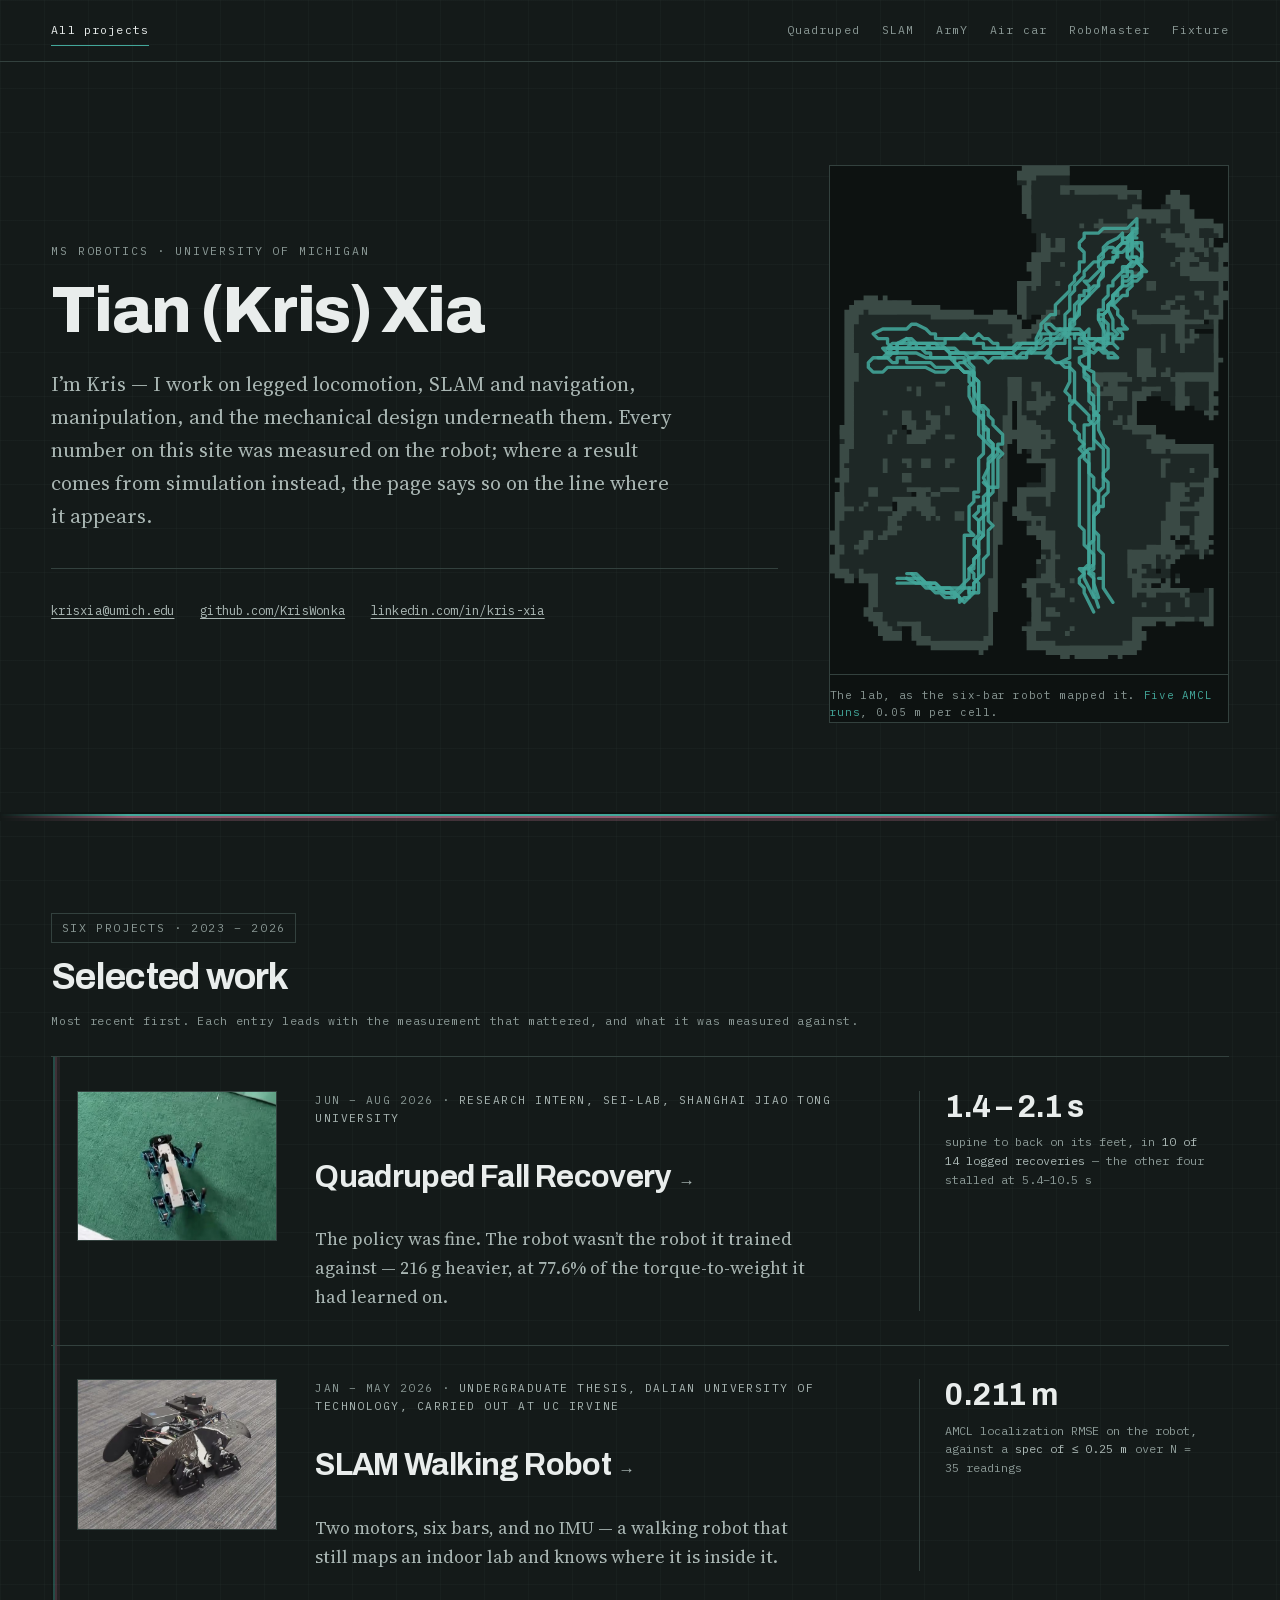
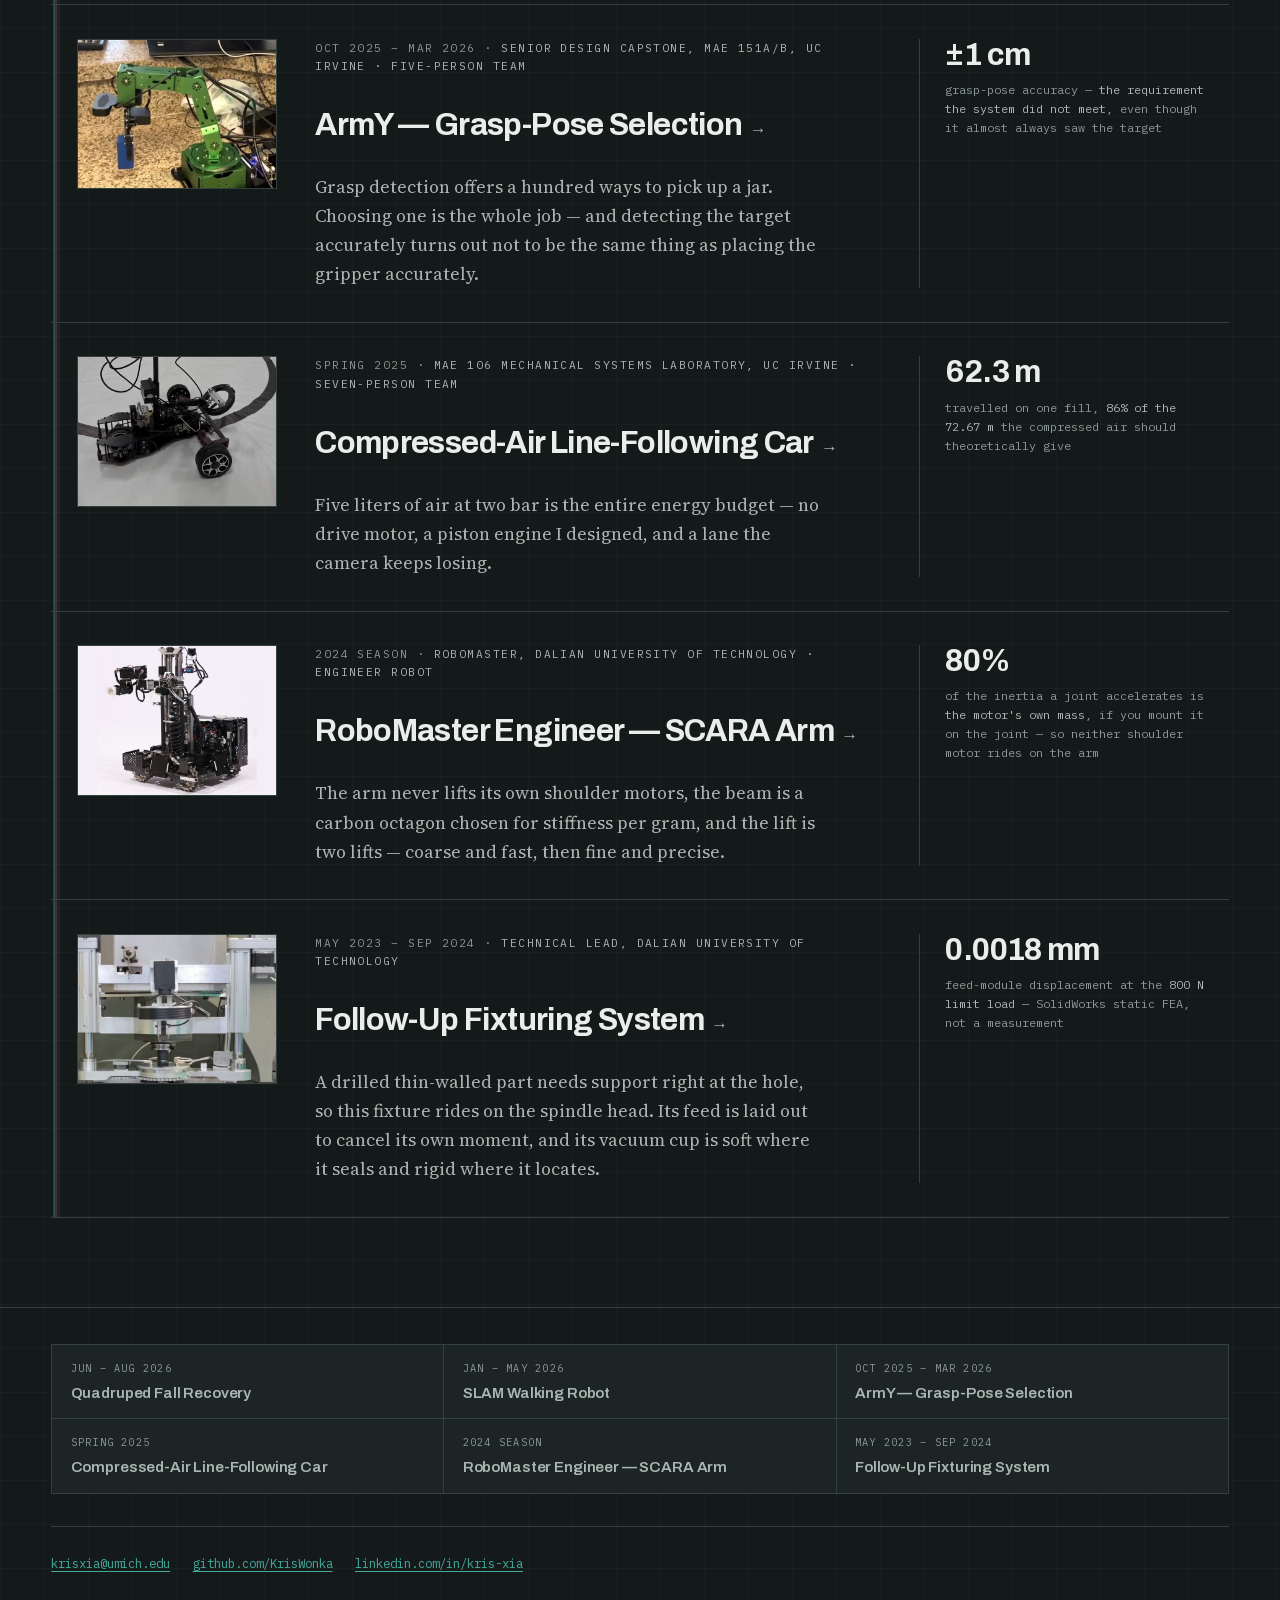
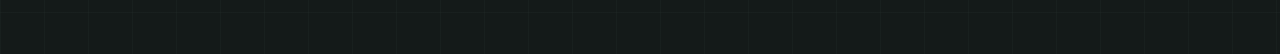
<file: index.html>
<!doctype html>
<html lang="en">
<head>
<meta charset="utf-8">
<meta name="viewport" content="width=device-width, initial-scale=1">
<title>Tian (Kris) Xia — Robotics</title>
<meta name="description" content="Robotics engineer — sim-to-real RL, legged locomotion, SLAM and navigation, manipulation. Six hardware projects, with the numbers each one produced.">
<link rel="canonical" href="https://krisxia.com/">
<link rel="icon" href="favicon.ico" sizes="16x16 32x32 48x48">
<meta name="theme-color" content="#141a19">
<meta property="og:type" content="website">
<meta property="og:site_name" content="Tian (Kris) Xia">
<meta property="og:title" content="Tian (Kris) Xia — Robotics">
<meta property="og:description" content="Robotics engineer — sim-to-real RL, legged locomotion, SLAM and navigation, manipulation. Six hardware projects, with the numbers each one produced.">
<meta property="og:url" content="https://krisxia.com/">
<meta property="og:image" content="https://krisxia.com/assets/og/index.jpg?v=1788221884">
<meta property="og:image:width" content="1200">
<meta property="og:image:height" content="630">
<meta name="twitter:card" content="summary_large_image">
<meta name="twitter:title" content="Tian (Kris) Xia — Robotics">
<meta name="twitter:description" content="Robotics engineer — sim-to-real RL, legged locomotion, SLAM and navigation, manipulation. Six hardware projects, with the numbers each one produced.">
<meta name="twitter:image" content="https://krisxia.com/assets/og/index.jpg?v=1788221884">
<link rel="preload" href="assets/fonts/archivo-600-800-latin.woff2?v=1788221884" as="font" type="font/woff2" crossorigin>
<link rel="preload" href="assets/fonts/source-serif-4-400-600-latin.woff2?v=1788221884" as="font" type="font/woff2" crossorigin>
<link rel="stylesheet" href="style.css?v=1788221890">
</head>

<body>
<a class="skip" href="#main">Skip to content</a>
<nav class="sitenav" aria-label="Projects"><div class="wrap">
  <a href="index.html" class="home" aria-current="page">All projects</a>
  <a href="quadruped.html">Quadruped</a>
  <a href="slam.html">SLAM</a>
  <a href="army.html">ArmY</a>
  <a href="linefollower.html">Air car</a>
  <a href="robomaster.html">RoboMaster</a>
  <a href="fixture.html">Fixture</a>
</div></nav>

<header class="hero">
  <div class="wrap">
    <div class="home-grid">
      <div>
    <p class="eyebrow">MS Robotics · University of Michigan</p>
    <h1>Tian (Kris) Xia</h1>
    <p class="lede">
      I’m Kris — I work on legged locomotion, SLAM and navigation, manipulation, and the
      mechanical design underneath them. Every number on this site was measured on the
      robot; where a result comes from simulation instead, the page says so on the line
      where it appears.
    </p>
    <p class="home-contact">
      <a href="mailto:krisxia@umich.edu">krisxia@umich.edu</a>
      <a href="https://github.com/KrisWonka">github.com/KrisWonka</a>
      <a href="https://www.linkedin.com/in/kris-xia">linkedin.com/in/kris-xia</a>
    </p>
      </div>

      <figure class="home-map">
        <svg class="map-svg" xmlns="http://www.w3.org/2000/svg" viewBox="0 0 83 103" width="83" height="103" role="img" fill="none" aria-label="Occupancy grid of the lab, mapped by the six-bar walking robot, with five AMCL navigation runs traced across it."><g fill="#1e2826"><path d="M42 1h8v1h-8zM40 2h10v1h-10zM39 3h11v1h-11zM40 4h1v1h-1zM42 4h7v1h-7zM40 5h16v1h-16zM64 5h1v1h-1zM42 6h22v1h-22zM71 6h2v1h-2zM41 7h24v1h-24zM70 7h3v1h-3zM41 8h23v1h-23zM69 8h4v1h-4zM41 9h23v1h-23zM69 9h4v1h-4zM41 10h23v1h-23zM70 10h4v1h-4zM42 11h32v1h-32zM42 12h33v1h-33zM76 12h2v1h-2zM79 12h1v1h-1zM42 13h18v1h-18zM63 13h19v1h-19zM43 14h28v1h-28zM72 14h9v1h-9zM43 15h29v1h-29zM74 15h6v1h-6zM43 16h36v1h-36zM43 17h1v1h-1zM45 17h1v1h-1zM47 17h30v1h-30zM79 17h2v1h-2zM82 17h1v1h-1zM45 18h37v1h-37zM45 19h36v1h-36zM43 20h30v1h-30zM74 20h8v1h-8zM42 21h1v1h-1zM44 21h29v1h-29zM75 21h8v1h-8zM43 22h30v1h-30zM77 22h3v1h-3zM81 22h1v1h-1zM43 23h38v1h-38zM41 24h1v1h-1zM43 24h38v1h-38zM40 25h27v1h-27zM68 25h13v1h-13zM40 26h41v1h-41zM40 27h41v1h-41zM8 28h1v1h-1zM13 28h1v1h-1zM40 28h41v1h-41zM7 29h1v1h-1zM40 29h41v1h-41zM6 30h8v1h-8zM40 30h41v1h-41zM5 31h24v1h-24zM40 31h2v1h-2zM46 31h18v1h-18zM74 31h6v1h-6zM5 32h33v1h-33zM39 32h1v1h-1zM45 32h22v1h-22zM74 32h3v1h-3zM79 32h2v1h-2zM5 33h33v1h-33zM44 33h29v1h-29zM74 33h6v1h-6zM5 34h33v1h-33zM43 34h30v1h-30zM74 34h2v1h-2zM5 35h33v1h-33zM41 35h32v1h-32zM74 35h6v1h-6zM4 36h77v1h-77zM5 37h76v1h-76zM4 38h77v1h-77zM4 39h62v1h-62zM67 39h13v1h-13zM5 40h61v1h-61zM67 40h13v1h-13zM5 41h60v1h-60zM67 41h13v1h-13zM5 42h75v1h-75zM5 43h51v1h-51zM57 43h8v1h-8zM66 43h7v1h-7zM74 43h6v1h-6zM5 44h50v1h-50zM56 44h16v1h-16zM75 44h5v1h-5zM5 45h33v1h-33zM39 45h16v1h-16zM56 45h24v1h-24zM5 46h32v1h-32zM39 46h4v1h-4zM44 46h11v1h-11zM56 46h2v1h-2zM60 46h6v1h-6zM68 46h4v1h-4zM74 46h6v1h-6zM5 47h32v1h-32zM40 47h3v1h-3zM44 47h11v1h-11zM61 47h4v1h-4zM67 47h5v1h-5zM73 47h7v1h-7zM5 48h32v1h-32zM39 48h4v1h-4zM44 48h1v1h-1zM46 48h17v1h-17zM69 48h11v1h-11zM4 49h33v1h-33zM40 49h3v1h-3zM45 49h18v1h-18zM71 49h8v1h-8zM4 50h33v1h-33zM40 50h2v1h-2zM44 50h14v1h-14zM59 50h4v1h-4zM76 50h4v1h-4zM4 51h33v1h-33zM40 51h23v1h-23zM78 51h1v1h-1zM4 52h33v1h-33zM40 52h23v1h-23zM4 53h11v1h-11zM17 53h5v1h-5zM23 53h14v1h-14zM40 53h22v1h-22zM4 54h11v1h-11zM18 54h3v1h-3zM22 54h15v1h-15zM40 54h1v1h-1zM42 54h21v1h-21zM2 55h1v1h-1zM4 55h12v1h-12zM18 55h2v1h-2zM21 55h16v1h-16zM39 55h1v1h-1zM42 55h1v1h-1zM45 55h22v1h-22zM4 56h13v1h-13zM20 56h16v1h-16zM39 56h29v1h-29zM2 57h1v1h-1zM4 57h32v1h-32zM39 57h1v1h-1zM41 57h2v1h-2zM44 57h1v1h-1zM46 57h21v1h-21zM68 57h1v1h-1zM4 58h32v1h-32zM39 58h2v1h-2zM42 58h25v1h-25zM69 58h3v1h-3zM3 59h33v1h-33zM41 59h1v1h-1zM43 59h36v1h-36zM3 60h33v1h-33zM43 60h36v1h-36zM3 61h33v1h-33zM46 61h33v1h-33zM3 62h21v1h-21zM25 62h11v1h-11zM45 62h34v1h-34zM3 63h33v1h-33zM44 63h35v1h-35zM3 64h33v1h-33zM44 64h36v1h-36zM3 65h33v1h-33zM44 65h35v1h-35zM3 66h32v1h-32zM41 66h31v1h-31zM73 66h6v1h-6zM3 67h16v1h-16zM20 67h6v1h-6zM27 67h8v1h-8zM43 67h36v1h-36zM3 68h14v1h-14zM19 68h16v1h-16zM41 68h31v1h-31zM73 68h6v1h-6zM2 69h11v1h-11zM20 69h15v1h-15zM41 69h31v1h-31zM73 69h6v1h-6zM2 70h11v1h-11zM20 70h15v1h-15zM41 70h38v1h-38zM2 71h11v1h-11zM16 71h3v1h-3zM21 71h14v1h-14zM39 71h32v1h-32zM72 71h7v1h-7zM2 72h18v1h-18zM21 72h14v1h-14zM39 72h1v1h-1zM41 72h30v1h-30zM73 72h6v1h-6zM2 73h10v1h-10zM14 73h8v1h-8zM23 73h12v1h-12zM40 73h1v1h-1zM42 73h29v1h-29zM72 73h6v1h-6zM2 74h10v1h-10zM13 74h22v1h-22zM41 74h3v1h-3zM45 74h26v1h-26zM72 74h5v1h-5zM78 74h1v1h-1zM2 75h11v1h-11zM14 75h21v1h-21zM43 75h1v1h-1zM45 75h25v1h-25zM73 75h5v1h-5zM2 76h33v1h-33zM45 76h24v1h-24zM71 76h1v1h-1zM75 76h2v1h-2zM78 76h1v1h-1zM2 77h33v1h-33zM45 77h24v1h-24zM75 77h1v1h-1zM77 77h1v1h-1zM2 78h33v1h-33zM44 78h2v1h-2zM47 78h23v1h-23zM75 78h1v1h-1zM2 79h33v1h-33zM44 79h2v1h-2zM47 79h21v1h-21zM70 79h8v1h-8zM2 80h32v1h-32zM44 80h19v1h-19zM68 80h11v1h-11zM1 81h33v1h-33zM44 81h19v1h-19zM66 81h1v1h-1zM68 81h3v1h-3zM1 82h33v1h-33zM44 82h2v1h-2zM47 82h20v1h-20zM68 82h3v1h-3zM1 83h33v1h-33zM43 83h3v1h-3zM47 83h15v1h-15zM63 83h4v1h-4zM68 83h3v1h-3zM1 84h33v1h-33zM43 84h3v1h-3zM47 84h15v1h-15zM63 84h5v1h-5zM69 84h2v1h-2zM1 85h2v1h-2zM5 85h1v1h-1zM8 85h26v1h-26zM43 85h3v1h-3zM47 85h15v1h-15zM63 85h8v1h-8zM72 85h1v1h-1zM9 86h25v1h-25zM41 86h26v1h-26zM70 86h1v1h-1zM9 87h25v1h-25zM41 87h25v1h-25zM9 88h25v1h-25zM42 88h22v1h-22zM69 88h1v1h-1zM78 88h1v1h-1zM9 89h25v1h-25zM42 89h37v1h-37zM9 90h25v1h-25zM43 90h36v1h-36zM9 91h25v1h-25zM42 91h1v1h-1zM44 91h35v1h-35zM9 92h24v1h-24zM42 92h37v1h-37zM10 93h23v1h-23zM43 93h36v1h-36zM11 94h22v1h-22zM42 94h1v1h-1zM44 94h19v1h-19zM71 94h2v1h-2zM74 94h5v1h-5zM11 95h4v1h-4zM18 95h15v1h-15zM41 95h23v1h-23zM78 95h1v1h-1zM12 96h3v1h-3zM18 96h15v1h-15zM42 96h23v1h-23zM12 97h3v1h-3zM17 97h16v1h-16zM41 97h1v1h-1zM43 97h21v1h-21zM19 98h14v1h-14zM43 98h21v1h-21zM23 99h8v1h-8zM42 99h1v1h-1zM44 99h20v1h-20zM50 100h11v1h-11z"/></g><g fill="#3a4a45"><path d="M40 0h10v1h-10zM39 1h11v1h-11zM39 2h4v1h-4zM41 3h1v1h-1zM40 4h2v1h-2zM48 4h14v1h-14zM40 5h2v1h-2zM48 5h2v1h-2zM51 5h14v1h-14zM71 5h2v1h-2zM40 6h2v1h-2zM60 6h2v1h-2zM64 6h1v1h-1zM70 6h5v1h-5zM40 7h2v1h-2zM70 7h5v1h-5zM40 8h2v1h-2zM63 8h2v1h-2zM71 8h4v1h-4zM40 9h2v1h-2zM62 9h9v1h-9zM73 9h3v1h-3zM41 10h1v1h-1zM62 10h9v1h-9zM73 10h3v1h-3zM56 11h1v1h-1zM66 11h1v1h-1zM68 11h3v1h-3zM73 11h7v1h-7zM52 12h1v1h-1zM55 12h7v1h-7zM74 12h8v1h-8zM56 13h8v1h-8zM70 13h1v1h-1zM74 13h3v1h-3zM80 13h2v1h-2zM44 14h1v1h-1zM69 14h5v1h-5zM75 14h2v1h-2zM81 14h1v1h-1zM44 15h2v1h-2zM47 15h2v1h-2zM70 15h8v1h-8zM79 15h1v1h-1zM44 16h2v1h-2zM47 16h2v1h-2zM72 16h6v1h-6zM79 16h1v1h-1zM82 16h1v1h-1zM44 17h5v1h-5zM74 17h1v1h-1zM76 17h3v1h-3zM80 17h3v1h-3zM42 18h4v1h-4zM73 18h3v1h-3zM78 18h1v1h-1zM81 18h2v1h-2zM42 19h4v1h-4zM72 19h5v1h-5zM81 19h2v1h-2zM41 20h3v1h-3zM48 20h1v1h-1zM71 20h1v1h-1zM73 20h2v1h-2zM77 20h2v1h-2zM81 20h1v1h-1zM41 21h3v1h-3zM73 21h6v1h-6zM81 21h2v1h-2zM42 22h2v1h-2zM63 22h2v1h-2zM73 22h10v1h-10zM42 23h2v1h-2zM75 23h8v1h-8zM39 24h5v1h-5zM47 24h1v1h-1zM66 24h2v1h-2zM81 24h1v1h-1zM39 25h2v1h-2zM42 25h1v1h-1zM66 25h2v1h-2zM81 25h1v1h-1zM39 26h2v1h-2zM76 26h2v1h-2zM81 26h2v1h-2zM7 27h3v1h-3zM11 27h1v1h-1zM39 27h2v1h-2zM72 27h2v1h-2zM77 27h1v1h-1zM80 27h3v1h-3zM5 28h12v1h-12zM39 28h2v1h-2zM70 28h2v1h-2zM80 28h2v1h-2zM4 29h19v1h-19zM39 29h2v1h-2zM69 29h2v1h-2zM73 29h1v1h-1zM81 29h1v1h-1zM3 30h4v1h-4zM8 30h22v1h-22zM34 30h3v1h-3zM39 30h2v1h-2zM45 30h3v1h-3zM63 30h1v1h-1zM71 30h4v1h-4zM78 30h1v1h-1zM81 30h1v1h-1zM3 31h3v1h-3zM21 31h18v1h-18zM40 31h1v1h-1zM44 31h3v1h-3zM63 31h11v1h-11zM78 31h4v1h-4zM3 32h3v1h-3zM33 32h7v1h-7zM43 32h3v1h-3zM64 32h14v1h-14zM80 32h1v1h-1zM3 33h2v1h-2zM38 33h2v1h-2zM42 33h3v1h-3zM72 33h2v1h-2zM80 33h1v1h-1zM3 34h2v1h-2zM38 34h6v1h-6zM72 34h2v1h-2zM75 34h1v1h-1zM80 34h1v1h-1zM3 35h2v1h-2zM37 35h5v1h-5zM69 35h1v1h-1zM72 35h2v1h-2zM75 35h2v1h-2zM80 35h1v1h-1zM3 36h2v1h-2zM38 36h3v1h-3zM69 36h1v1h-1zM72 36h4v1h-4zM80 36h1v1h-1zM3 37h2v1h-2zM69 37h1v1h-1zM73 37h1v1h-1zM80 37h1v1h-1zM3 38h2v1h-2zM64 38h3v1h-3zM69 38h1v1h-1zM73 38h1v1h-1zM80 38h1v1h-1zM3 39h3v1h-3zM64 39h3v1h-3zM80 39h1v1h-1zM3 40h3v1h-3zM64 40h3v1h-3zM80 40h2v1h-2zM3 41h3v1h-3zM64 41h3v1h-3zM80 41h1v1h-1zM3 42h3v1h-3zM64 42h4v1h-4zM70 42h1v1h-1zM80 42h1v1h-1zM3 43h3v1h-3zM55 43h7v1h-7zM64 43h4v1h-4zM69 43h2v1h-2zM72 43h9v1h-9zM3 44h3v1h-3zM37 44h3v1h-3zM55 44h8v1h-8zM65 44h1v1h-1zM71 44h10v1h-10zM3 45h2v1h-2zM22 45h2v1h-2zM37 45h3v1h-3zM42 45h2v1h-2zM55 45h2v1h-2zM58 45h2v1h-2zM72 45h2v1h-2zM79 45h2v1h-2zM3 46h2v1h-2zM16 46h1v1h-1zM18 46h1v1h-1zM37 46h3v1h-3zM42 46h2v1h-2zM54 46h2v1h-2zM57 46h5v1h-5zM65 46h4v1h-4zM72 46h2v1h-2zM79 46h2v1h-2zM3 47h2v1h-2zM18 47h1v1h-1zM37 47h3v1h-3zM43 47h1v1h-1zM45 47h1v1h-1zM55 47h7v1h-7zM63 47h4v1h-4zM72 47h2v1h-2zM79 47h1v1h-1zM3 48h2v1h-2zM37 48h3v1h-3zM43 48h4v1h-4zM59 48h3v1h-3zM63 48h3v1h-3zM72 48h3v1h-3zM79 48h2v1h-2zM3 49h2v1h-2zM37 49h1v1h-1zM39 49h1v1h-1zM41 49h5v1h-5zM58 49h1v1h-1zM63 49h1v1h-1zM72 49h3v1h-3zM79 49h2v1h-2zM3 50h2v1h-2zM24 50h1v1h-1zM37 50h1v1h-1zM39 50h1v1h-1zM41 50h4v1h-4zM54 50h1v1h-1zM58 50h1v1h-1zM63 50h1v1h-1zM72 50h2v1h-2zM79 50h1v1h-1zM3 51h2v1h-2zM11 51h1v1h-1zM15 51h2v1h-2zM20 51h1v1h-1zM24 51h1v1h-1zM37 51h1v1h-1zM39 51h1v1h-1zM43 51h1v1h-1zM63 51h1v1h-1zM78 51h3v1h-3zM3 52h2v1h-2zM15 52h2v1h-2zM20 52h3v1h-3zM36 52h2v1h-2zM39 52h2v1h-2zM60 52h1v1h-1zM62 52h2v1h-2zM79 52h1v1h-1zM3 53h2v1h-2zM15 53h3v1h-3zM21 53h2v1h-2zM36 53h2v1h-2zM39 53h4v1h-4zM59 53h2v1h-2zM62 53h2v1h-2zM2 54h3v1h-3zM16 54h2v1h-2zM20 54h3v1h-3zM36 54h2v1h-2zM39 54h5v1h-5zM61 54h7v1h-7zM2 55h3v1h-3zM13 55h1v1h-1zM17 55h5v1h-5zM36 55h10v1h-10zM63 55h5v1h-5zM2 56h3v1h-3zM12 56h1v1h-1zM16 56h5v1h-5zM24 56h2v1h-2zM36 56h8v1h-8zM45 56h1v1h-1zM67 56h3v1h-3zM3 57h2v1h-2zM12 57h1v1h-1zM16 57h4v1h-4zM36 57h2v1h-2zM39 57h8v1h-8zM66 57h6v1h-6zM2 58h3v1h-3zM36 58h1v1h-1zM39 58h7v1h-7zM66 58h14v1h-14zM2 59h2v1h-2zM36 59h1v1h-1zM39 59h1v1h-1zM42 59h2v1h-2zM67 59h3v1h-3zM71 59h9v1h-9zM2 60h2v1h-2zM36 60h1v1h-1zM42 60h2v1h-2zM79 60h1v1h-1zM2 61h2v1h-2zM11 61h1v1h-1zM15 61h2v1h-2zM19 61h2v1h-2zM24 61h2v1h-2zM35 61h2v1h-2zM41 61h6v1h-6zM69 61h2v1h-2zM79 61h1v1h-1zM2 62h1v1h-1zM11 62h1v1h-1zM16 62h1v1h-1zM19 62h2v1h-2zM24 62h1v1h-1zM35 62h2v1h-2zM45 62h2v1h-2zM69 62h1v1h-1zM79 62h1v1h-1zM2 63h2v1h-2zM11 63h1v1h-1zM35 63h2v1h-2zM45 63h2v1h-2zM69 63h1v1h-1zM75 63h1v1h-1zM79 63h2v1h-2zM2 64h2v1h-2zM15 64h2v1h-2zM35 64h2v1h-2zM45 64h2v1h-2zM69 64h1v1h-1zM79 64h2v1h-2zM1 65h3v1h-3zM15 65h2v1h-2zM35 65h2v1h-2zM45 65h2v1h-2zM78 65h2v1h-2zM2 66h1v1h-1zM35 66h2v1h-2zM45 66h2v1h-2zM71 66h3v1h-3zM75 66h5v1h-5zM2 67h1v1h-1zM8 67h2v1h-2zM16 67h5v1h-5zM23 67h4v1h-4zM35 67h2v1h-2zM39 67h8v1h-8zM71 67h4v1h-4zM78 67h2v1h-2zM1 68h2v1h-2zM8 68h2v1h-2zM18 68h2v1h-2zM21 68h2v1h-2zM35 68h2v1h-2zM39 68h7v1h-7zM71 68h3v1h-3zM78 68h2v1h-2zM1 69h2v1h-2zM13 69h8v1h-8zM35 69h2v1h-2zM39 69h2v1h-2zM45 69h1v1h-1zM71 69h4v1h-4zM77 69h3v1h-3zM1 70h2v1h-2zM7 70h1v1h-1zM14 70h7v1h-7zM34 70h2v1h-2zM39 70h2v1h-2zM45 70h1v1h-1zM70 70h3v1h-3zM76 70h4v1h-4zM1 71h4v1h-4zM6 71h1v1h-1zM10 71h3v1h-3zM14 71h3v1h-3zM18 71h4v1h-4zM34 71h2v1h-2zM38 71h3v1h-3zM70 71h10v1h-10zM1 72h2v1h-2zM13 72h3v1h-3zM19 72h3v1h-3zM26 72h2v1h-2zM34 72h2v1h-2zM38 72h4v1h-4zM70 72h3v1h-3zM77 72h3v1h-3zM1 73h2v1h-2zM12 73h3v1h-3zM20 73h1v1h-1zM22 73h1v1h-1zM26 73h2v1h-2zM34 73h2v1h-2zM39 73h6v1h-6zM70 73h3v1h-3zM76 73h4v1h-4zM1 74h1v1h-1zM12 74h2v1h-2zM34 74h2v1h-2zM42 74h1v1h-1zM44 74h1v1h-1zM69 74h4v1h-4zM76 74h4v1h-4zM1 75h1v1h-1zM12 75h3v1h-3zM34 75h2v1h-2zM41 75h4v1h-4zM69 75h6v1h-6zM76 75h4v1h-4zM0 76h2v1h-2zM7 76h2v1h-2zM11 76h3v1h-3zM34 76h2v1h-2zM41 76h6v1h-6zM69 76h6v1h-6zM76 76h4v1h-4zM0 77h2v1h-2zM7 77h2v1h-2zM10 77h2v1h-2zM34 77h2v1h-2zM43 77h4v1h-4zM69 77h2v1h-2zM72 77h1v1h-1zM75 77h4v1h-4zM0 78h2v1h-2zM6 78h2v1h-2zM34 78h2v1h-2zM44 78h3v1h-3zM69 78h3v1h-3zM76 78h4v1h-4zM1 79h2v1h-2zM5 79h3v1h-3zM34 79h1v1h-1zM44 79h3v1h-3zM66 79h6v1h-6zM74 79h1v1h-1zM76 79h3v1h-3zM1 80h2v1h-2zM6 80h1v1h-1zM34 80h1v1h-1zM46 80h1v1h-1zM62 80h12v1h-12zM77 80h1v1h-1zM79 80h1v1h-1zM0 81h2v1h-2zM34 81h1v1h-1zM44 81h1v1h-1zM46 81h2v1h-2zM62 81h6v1h-6zM69 81h1v1h-1zM71 81h2v1h-2zM77 81h1v1h-1zM0 82h2v1h-2zM34 82h1v1h-1zM43 82h1v1h-1zM45 82h2v1h-2zM62 82h6v1h-6zM70 82h2v1h-2zM0 83h2v1h-2zM34 83h1v1h-1zM45 83h2v1h-2zM62 83h3v1h-3zM67 83h1v1h-1zM70 83h1v1h-1zM0 84h4v1h-4zM6 84h1v1h-1zM34 84h1v1h-1zM45 84h2v1h-2zM62 84h1v1h-1zM64 84h2v1h-2zM1 85h4v1h-4zM6 85h4v1h-4zM34 85h1v1h-1zM44 85h3v1h-3zM62 85h3v1h-3zM3 86h2v1h-2zM6 86h4v1h-4zM33 86h2v1h-2zM41 86h6v1h-6zM50 86h1v1h-1zM63 86h6v1h-6zM70 86h1v1h-1zM72 86h1v1h-1zM8 87h2v1h-2zM33 87h2v1h-2zM40 87h3v1h-3zM46 87h2v1h-2zM63 87h2v1h-2zM66 87h1v1h-1zM69 87h2v1h-2zM8 88h2v1h-2zM33 88h2v1h-2zM41 88h2v1h-2zM47 88h2v1h-2zM63 88h12v1h-12zM79 88h1v1h-1zM8 89h2v1h-2zM33 89h2v1h-2zM41 89h2v1h-2zM46 89h3v1h-3zM63 89h1v1h-1zM66 89h2v1h-2zM73 89h1v1h-1zM79 89h1v1h-1zM8 90h2v1h-2zM33 90h2v1h-2zM42 90h2v1h-2zM50 90h1v1h-1zM74 90h1v1h-1zM79 90h1v1h-1zM8 91h2v1h-2zM33 91h2v1h-2zM42 91h2v1h-2zM65 91h1v1h-1zM70 91h1v1h-1zM74 91h1v1h-1zM79 91h1v1h-1zM7 92h2v1h-2zM33 92h2v1h-2zM42 92h2v1h-2zM45 92h2v1h-2zM70 92h1v1h-1zM79 92h1v1h-1zM7 93h4v1h-4zM33 93h1v1h-1zM42 93h2v1h-2zM45 93h3v1h-3zM79 93h1v1h-1zM8 94h3v1h-3zM33 94h1v1h-1zM42 94h2v1h-2zM63 94h13v1h-13zM77 94h3v1h-3zM9 95h3v1h-3zM14 95h5v1h-5zM33 95h1v1h-1zM42 95h4v1h-4zM63 95h5v1h-5zM70 95h2v1h-2zM78 95h2v1h-2zM10 96h3v1h-3zM17 96h2v1h-2zM33 96h1v1h-1zM40 96h6v1h-6zM50 96h1v1h-1zM63 96h2v1h-2zM10 97h5v1h-5zM17 97h2v1h-2zM33 97h1v1h-1zM41 97h2v1h-2zM49 97h1v1h-1zM63 97h3v1h-3zM11 98h4v1h-4zM17 98h4v1h-4zM32 98h2v1h-2zM41 98h2v1h-2zM63 98h3v1h-3zM18 99h16v1h-16zM41 99h6v1h-6zM61 99h4v1h-4zM21 100h12v1h-12zM41 100h24v1h-24zM31 101h1v1h-1zM45 101h19v1h-19zM48 102h2v1h-2zM51 102h7v1h-7zM60 102h1v1h-1z"/></g><g stroke="#43a79a" stroke-width="0.7" stroke-opacity="0.88" stroke-linecap="round" stroke-linejoin="round" fill="none"><path class="t1" d="M16 86L16 86L18 87L19 87L20 87L21 88L22 88L23 88L24 89L25 89L26 90L27 89L28 88L28 87L29 86L29 85L29 84L30 84L30 82L31 81L31 80L31 79L31 78L32 77L31 76L31 74L32 73L32 72L32 71L32 69L33 68L33 67L32 66L33 67L33 65L33 64L33 63L33 62L33 61L34 60L34 59L34 58L33 57L33 56L33 55L32 54L32 52L32 51L31 50L31 48L31 47L31 45L30 44L30 43L29 42L28 41L28 40L26 40L25 40L24 40L23 40L21 40L20 40L18 39L18 39L17 39L15 39L14 39L13 39L12 39L12 39L11 38L12 38L14 38L14 38L16 38L17 38L18 38L19 38L21 38L23 38L24 38L25 39L26 39L27 39L29 39L30 39L31 39L32 39L33 39L34 39L35 39L36 39L37 39L38 39L39 38L40 38L42 38L42 39L43 38L44 38L45 37L46 37L47 36L48 36L49 35L49 34L50 34L50 33L51 32L52 30L52 29L53 28L53 28L54 27L55 26L55 26L56 25L56 24L57 22L57 21L57 20L58 20L59 20L60 18L60 18L61 18L62 17L63 16L62 18L63 17L63 17L64 16L64 17L65 18L65 19L65 20L64 20L63 21L62 21L62 22L62 23L61 23L61 25L60 26L60 26L59 27L59 28L58 29L58 30L59 32L59 33L59 34L60 35L60 35L59 36L59 36L59 37L60 38L59 37L58 37L57 36L56 36L55 36L54 36L53 36L52 35L51 35L50 35L49 35L50 36L50 37L50 38L50 40L48 41L50 41L50 42L51 43L51 44L51 45L51 46L51 48L51 49L50 50L50 50L50 51L50 52L50 53L51 54L51 55L52 56L52 57L53 58L53 59L54 60L54 62L54 63L54 64L54 65L54 66L54 68L54 69L54 70L54 72L54 73L54 75L54 76L54 77L54 78L54 79L54 80L55 81L55 83L55 84L54 85L55 85L55 86L55 87L56 90"/><path class="t2" d="M14 86L15 86L16 86L17 86L18 86L19 87L20 87L21 87L22 87L23 88L24 88L25 88L26 89L26 89L27 90L27 91L28 90L29 90L29 88L30 88L30 87L31 86L31 85L31 83L31 82L31 80L31 79L31 78L32 77L32 76L32 75L32 74L32 73L33 72L33 71L33 70L33 69L33 68L33 69L33 67L32 65L33 63L33 62L34 61L34 60L34 59L34 58L33 57L33 56L33 55L32 55L32 54L32 52L31 52L31 51L30 50L29 48L29 46L30 45L30 44L30 43L30 42L29 41L29 40L28 39L27 39L26 38L25 38L24 38L23 38L22 37L21 37L19 37L18 37L17 37L16 38L16 38L15 38L14 38L13 38L12 38L12 38L13 37L14 37L14 37L16 36L17 36L18 37L19 37L20 37L21 38L22 38L23 38L24 38L25 39L26 39L27 39L28 39L29 40L30 40L31 39L32 39L33 39L34 39L35 39L36 39L36 40L37 40L39 40L40 39L41 39L43 39L44 39L45 39L46 38L46 38L47 37L48 37L49 37L49 36L50 35L50 34L50 33L50 32L51 32L51 31L51 29L52 28L52 27L53 27L53 26L54 26L55 25L56 25L56 24L57 23L57 22L56 21L56 20L56 19L57 18L57 17L58 16L58 16L60 15L60 15L61 14L61 16L62 16L63 15L63 15L63 16L64 16L65 16L65 17L65 18L65 19L64 20L63 20L62 21L61 21L61 22L60 23L59 24L59 25L58 25L58 26L58 27L57 28L57 29L57 30L56 30L56 32L57 32L57 33L57 34L58 36L58 37L58 37L57 38L57 38L56 38L55 38L55 37L54 37L53 36L53 35L53 35L52 34L51 34L49 34L47 34L46 33L46 33L45 33L45 34L46 35L46 37L46 38L46 39L45 40L46 40L47 41L48 41L49 42L50 42L50 44L50 45L49 47L49 47L50 48L50 49L51 49L52 50L53 51L54 52L54 52L54 53L55 54L55 55L55 56L55 58L55 59L54 59L53 60L53 60L52 61L52 62L52 63L52 64L52 66L52 67L52 68L52 69L52 70L52 71L52 73L52 74L52 75L53 76L53 77L53 78L53 79L54 80L54 81L54 83L54 84L53 84L52 84L53 85L53 86L55 90"/><path class="t3" d="M17 85L18 85L19 86L19 86L20 87L21 87L22 87L23 88L24 88L25 88L26 88L27 88L28 88L29 88L29 89L30 89L31 89L31 88L31 87L30 86L30 85L29 84L30 83L30 82L31 81L31 80L30 79L30 78L31 77L31 75L31 74L30 73L30 73L31 72L31 71L32 71L33 70L33 69L34 68L34 67L34 66L34 66L34 65L34 64L34 63L34 61L35 60L35 59L35 58L36 58L36 56L35 55L35 55L34 54L34 53L33 52L33 51L32 50L31 50L31 49L30 47L30 45L30 44L30 43L29 43L28 43L27 42L26 41L26 41L25 40L25 39L24 38L23 37L22 37L20 37L19 37L18 37L17 37L15 37L14 37L14 38L14 39L13 39L12 40L12 40L10 40L11 40L12 39L12 39L13 38L14 38L15 38L16 38L17 38L18 38L19 38L20 38L21 37L21 37L23 37L24 37L24 36L25 36L27 36L28 35L29 36L30 36L31 35L32 36L33 36L34 37L35 37L35 38L36 38L37 38L39 38L40 37L41 37L42 37L43 37L43 37L44 36L44 35L45 35L45 35L47 35L48 34L49 35L49 34L49 33L49 31L49 31L50 30L50 29L50 28L50 27L51 26L51 25L52 24L53 23L53 22L54 21L54 21L55 20L56 20L57 19L57 18L58 17L59 17L60 18L60 18L60 17L61 16L62 16L63 15L64 14L64 13L63 14L62 15L63 15L64 15L63 15L63 16L63 17L62 18L62 19L63 20L62 21L61 22L61 22L62 22L63 22L63 23L63 24L62 25L61 25L60 26L59 27L59 28L59 28L59 29L60 30L60 31L61 32L61 33L62 34L61 34L60 34L61 35L61 36L60 36L59 36L59 35L58 35L57 36L57 36L56 36L55 37L55 37L54 38L53 37L52 37L52 36L52 36L53 36L53 37L54 38L54 39L54 41L54 42L53 42L53 44L53 44L54 45L54 46L54 48L54 49L55 50L55 51L56 52L56 53L55 54L55 55L55 56L55 57L56 58L57 59L57 60L57 61L57 62L57 63L57 65L57 65L58 66L58 67L58 68L57 69L57 70L57 71L56 71L56 72L55 73L55 74L55 75L55 76L56 77L56 79L56 80L56 80L57 81L57 82L57 83L57 84L57 85L57 86L56 86L57 86L57 88L59 91"/><path class="t4" d="M16 85L17 85L18 86L19 86L20 87L21 87L21 88L22 89L23 89L24 90L24 90L26 90L26 89L27 88L27 88L28 87L28 86L28 85L28 84L28 82L28 81L28 79L28 78L28 77L29 77L30 77L29 76L29 75L29 74L29 72L29 72L29 71L30 70L30 69L31 69L30 69L30 68L31 68L31 67L31 66L31 64L31 63L31 62L31 61L32 60L32 59L32 58L32 57L31 56L31 55L31 53L31 52L30 51L30 51L30 50L30 49L30 47L30 46L29 45L29 44L29 43L28 43L28 43L27 42L26 41L26 40L25 40L24 40L23 40L21 40L21 39L20 39L19 38L18 38L18 37L17 37L16 36L15 37L14 37L14 38L13 38L12 37L12 36L11 36L10 36L9 35L11 34L11 34L13 34L14 34L15 34L16 34L17 33L18 33L20 34L21 35L22 35L22 36L23 36L24 36L25 36L26 36L27 36L29 36L30 36L30 37L32 37L32 38L33 38L35 38L36 38L37 38L38 38L39 37L41 37L42 37L43 37L43 36L43 36L44 34L44 33L45 32L45 32L46 31L47 31L47 30L47 29L48 28L49 27L50 26L50 25L51 24L51 24L51 23L52 22L52 20L53 20L53 19L53 18L52 17L52 16L53 15L53 14L54 14L56 14L57 13L58 13L59 13L60 13L61 13L62 13L63 12L64 11L64 13L63 13L63 14L62 15L62 16L61 16L62 16L62 17L62 19L63 19L64 19L64 20L65 21L65 21L65 22L65 23L64 24L63 24L63 24L63 25L62 26L62 27L61 27L60 28L59 29L58 29L58 30L57 31L57 32L58 33L58 35L58 36L57 36L56 36L57 37L58 37L57 37L57 37L55 36L54 36L54 35L54 34L53 35L52 35L51 35L51 36L51 35L52 35L53 35L53 36L54 37L54 38L54 39L52 40L52 41L53 42L53 43L54 44L54 45L54 46L54 47L55 48L55 49L55 50L55 51L55 52L56 52L56 54L56 55L56 55L57 57L57 57L57 58L58 59L58 60L58 61L58 62L58 63L57 64L57 65L57 66L57 67L56 68L56 69L56 70L55 71L55 73L55 74L55 75L55 76L55 78L55 79L55 80L55 82L55 83L54 84L54 85L54 85L55 86L55 87L55 88L55 89L56 92"/><path class="t5" d="M14 87L15 87L16 87L17 87L18 87L19 87L20 88L21 88L22 88L24 89L25 89L26 89L27 90L28 91L29 90L29 90L30 89L30 87L31 86L32 85L32 85L32 83L32 82L33 81L33 80L33 79L33 78L33 77L33 76L34 75L33 74L33 73L33 72L33 71L33 70L33 70L33 68L33 67L34 67L35 67L35 66L35 65L35 63L35 61L35 61L36 60L35 59L34 59L34 59L33 58L32 57L32 56L32 55L32 54L32 53L31 52L31 51L31 50L31 49L31 47L31 46L31 45L31 45L30 44L29 43L28 43L27 42L26 42L26 42L25 42L24 42L22 42L21 41L20 41L19 41L17 41L16 41L16 40L14 40L14 41L13 41L12 40L11 40L10 40L9 40L8 41L8 42L8 42L9 43L11 43L12 42L13 42L15 42L16 42L17 42L19 42L20 42L22 43L22 43L23 43L24 43L25 42L26 42L27 41L28 41L28 41L29 40L30 40L31 40L32 40L33 41L34 40L35 40L36 40L37 39L38 39L39 40L40 40L41 40L41 40L41 39L42 38L43 38L43 37L44 37L45 36L46 36L47 36L48 35L48 35L49 35L50 34L51 33L51 32L52 31L52 30L52 29L53 28L53 28L54 27L54 27L54 26L54 25L53 24L54 24L55 23L56 22L57 21L57 21L58 20L59 20L59 19L60 19L60 18L59 18L59 18L60 17L61 16L61 15L62 15L63 14L63 16L63 16L63 18L63 19L64 19L64 20L64 20L65 21L66 22L65 22L64 23L63 23L62 24L61 24L61 25L60 26L60 27L59 27L59 28L58 29L58 30L57 31L57 31L56 31L56 32L57 34L57 35L57 37L57 38L58 39L58 40L59 40L60 40L59 39L58 39L57 39L56 38L55 39L55 39L53 38L52 38L51 38L51 38L53 38L53 39L54 39L54 40L54 41L54 42L53 42L55 43L55 44L55 45L55 45L56 46L56 47L56 49L56 50L56 51L55 52L55 53L54 54L53 54L53 55L53 56L53 57L53 58L52 59L53 60L53 61L53 61L54 62L54 64L55 65L55 66L55 67L56 68L56 69L56 70L56 72L55 73L55 74L55 76L55 77L55 78L54 79L54 80L54 81L54 83L53 84L53 85L52 86L52 87L53 88L53 88L53 89L55 93"/></g></svg>
        <figcaption>The lab, as the six-bar robot mapped it. <b>Five AMCL runs</b>, 0.05 m per cell.</figcaption>
      </figure>
    </div>
  </div>
</header>

<hr class="inflation">

<main id="main">
  <section>
    <div class="wrap">
      <div class="phase-head">
        <span class="phase-tag plain">Six projects · 2023 – 2026</span>
        <h2>Selected work</h2>
        <span class="phase-sub">Most recent first. Each entry leads with the measurement that mattered, and what it was measured against.</span>
      </div>

      <ul class="work-list">

        <li class="work-item">
          <a href="quadruped.html">
            <figure class="work-thumb">
              <picture>
                <source srcset="assets/thumbs/quadruped.avif?v=1788221884" type="image/avif">
                <img src="assets/thumbs/quadruped.jpg?v=1788221884" width="640" height="480" loading="lazy" decoding="async"
                     alt="The XGO quadruped lying on its back on turf, mid fall-recovery, legs in the air.">
              </picture>
            </figure>
            <p class="work-meta">Jun – Aug 2026 · <b>Research intern, SEI-LAB, Shanghai Jiao Tong University</b></p>
            <h3 class="work-title">Quadruped Fall Recovery <span class="arrow" aria-hidden="true">→</span></h3>
            <p class="work-claim">The policy was fine. The robot wasn’t the robot it trained against — 216 g heavier, at 77.6% of the torque-to-weight it had learned on.</p>
            <dl class="work-metric">
              <dt>1.4 – 2.1 s</dt>
              <dd>supine to back on its feet, in <b>10 of 14 logged recoveries</b> — the other four stalled at 5.4–10.5 s</dd>
            </dl>
          </a>
        </li>

        <li class="work-item">
          <a href="slam.html">
            <figure class="work-thumb">
              <picture>
                <source srcset="assets/thumbs/slam.avif?v=1788221884" type="image/avif">
                <img src="assets/thumbs/slam.jpg?v=1788221884" width="640" height="480" loading="lazy" decoding="async"
                     alt="The six-bar walking robot in its laser-cut magpie shell on lab carpet, seen from a raised three-quarter angle: the LiDAR and compute box on the top deck, the etched head and wing panels, and the black linkage legs beneath.">
              </picture>
            </figure>
            <p class="work-meta">Jan – May 2026 · <b>Undergraduate thesis, Dalian University of Technology, carried out at UC Irvine</b></p>
            <h3 class="work-title">SLAM Walking Robot <span class="arrow" aria-hidden="true">→</span></h3>
            <p class="work-claim">Two motors, six bars, and no IMU — a walking robot that still maps an indoor lab and knows where it is inside it.</p>
            <dl class="work-metric">
              <dt>0.211 m</dt>
              <dd>AMCL localization RMSE on the robot, against a <b>spec of ≤ 0.25 m</b> over N = 35 readings</dd>
            </dl>
          </a>
        </li>

        <li class="work-item">
          <a href="army.html">
            <figure class="work-thumb">
              <picture>
                <source srcset="assets/thumbs/army.avif?v=1788221884" type="image/avif">
                <img src="assets/thumbs/army.jpg?v=1788221884" width="640" height="480" loading="lazy" decoding="async"
                     alt="The green 6-DOF arm on a benchtop, gripper closed on a blue block.">
              </picture>
            </figure>
            <p class="work-meta">Oct 2025 – Mar 2026 · <b>Senior design capstone, MAE 151A/B, UC Irvine · five-person team</b></p>
            <h3 class="work-title">ArmY — Grasp-Pose Selection <span class="arrow" aria-hidden="true">→</span></h3>
            <p class="work-claim">Grasp detection offers a hundred ways to pick up a jar. Choosing one is the whole job — and detecting the target accurately turns out not to be the same thing as placing the gripper accurately.</p>
            <dl class="work-metric">
              <dt>±1 cm</dt>
              <dd>grasp-pose accuracy — <b>the requirement the system did not meet</b>, even though it almost always saw the target</dd>
            </dl>
          </a>
        </li>

        <li class="work-item">
          <a href="linefollower.html">
            <figure class="work-thumb">
              <picture>
                <source srcset="assets/thumbs/linefollower.avif?v=1788221884" type="image/avif">
                <img src="assets/thumbs/linefollower.jpg?v=1788221884" width="640" height="480" loading="lazy" decoding="async"
                     alt="The compressed-air car on the white test track, drivetrain and air lines exposed.">
              </picture>
            </figure>
            <p class="work-meta">Spring 2025 · <b>MAE 106 Mechanical Systems Laboratory, UC Irvine · seven-person team</b></p>
            <h3 class="work-title">Compressed-Air Line-Following Car <span class="arrow" aria-hidden="true">→</span></h3>
            <p class="work-claim">Five liters of air at two bar is the entire energy budget — no drive motor, a piston engine I designed, and a lane the camera keeps losing.</p>
            <dl class="work-metric">
              <dt>62.3 m</dt>
              <dd>travelled on one fill, <b>86% of the 72.67 m</b> the compressed air should theoretically give</dd>
            </dl>
          </a>
        </li>

        <li class="work-item">
          <a href="robomaster.html">
            <figure class="work-thumb">
              <picture>
                <source srcset="assets/thumbs/robomaster.avif?v=1788221884" type="image/avif">
                <img src="assets/thumbs/robomaster.jpg?v=1788221884" width="640" height="480" loading="lazy" decoding="async"
                     alt="The RoboMaster Engineer robot as built, photographed against white: mecanum chassis, the vertical lift column, and the SCARA arm raised.">
              </picture>
            </figure>
            <p class="work-meta">2024 season · <b>RoboMaster, Dalian University of Technology · Engineer robot</b></p>
            <h3 class="work-title">RoboMaster Engineer — SCARA Arm <span class="arrow" aria-hidden="true">→</span></h3>
            <p class="work-claim">The arm never lifts its own shoulder motors, the beam is a carbon octagon chosen for stiffness per gram, and the lift is two lifts — coarse and fast, then fine and precise.</p>
            <dl class="work-metric">
              <dt>80%</dt>
              <dd>of the inertia a joint accelerates is <b>the motor's own mass</b>, if you mount it on the joint — so neither shoulder motor rides on the arm</dd>
            </dl>
          </a>
        </li>

        <li class="work-item">
          <a href="fixture.html">
            <figure class="work-thumb">
              <picture>
                <source srcset="assets/thumbs/fixture.avif?v=1788221884" type="image/avif">
                <img src="assets/thumbs/fixture.jpg?v=1788221884" width="640" height="480" loading="lazy" decoding="async"
                     alt="The test rig for the follow-up fixture on a machining center: two tall electric-cylinder feed columns either side of the spindle, with the support plate across their feet.">
              </picture>
            </figure>
            <p class="work-meta">May 2023 – Sep 2024 · <b>Technical lead, Dalian University of Technology</b></p>
            <h3 class="work-title">Follow-Up Fixturing System <span class="arrow" aria-hidden="true">→</span></h3>
            <p class="work-claim">A drilled thin-walled part needs support right at the hole, so this fixture rides on the spindle head. Its feed is laid out to cancel its own moment, and its vacuum cup is soft where it seals and rigid where it locates.</p>
            <dl class="work-metric">
              <dt>0.0018&nbsp;mm</dt>
              <dd>feed-module displacement at the <b>800&nbsp;N limit load</b> — SolidWorks static FEA, not a measurement</dd>
            </dl>
          </a>
        </li>

      </ul>
    </div>
  </section>
</main>

<footer>
  <div class="wrap">
      <nav class="footnav" aria-label="All projects">
        <a href="quadruped.html"><span class="fn-when">Jun – Aug 2026</span><span class="fn-title">Quadruped Fall Recovery</span></a>
        <a href="slam.html"><span class="fn-when">Jan – May 2026</span><span class="fn-title">SLAM Walking Robot</span></a>
        <a href="army.html"><span class="fn-when">Oct 2025 – Mar 2026</span><span class="fn-title">ArmY — Grasp-Pose Selection</span></a>
        <a href="linefollower.html"><span class="fn-when">Spring 2025</span><span class="fn-title">Compressed-Air Line-Following Car</span></a>
        <a href="robomaster.html"><span class="fn-when">2024 season</span><span class="fn-title">RoboMaster Engineer — SCARA Arm</span></a>
        <a href="fixture.html"><span class="fn-when">May 2023 – Sep 2024</span><span class="fn-title">Follow-Up Fixturing System</span></a>
      </nav>
      <p class="footer-contact">
        <a href="mailto:krisxia@umich.edu">krisxia@umich.edu</a>
        <a href="https://github.com/KrisWonka">github.com/KrisWonka</a>
        <a href="https://www.linkedin.com/in/kris-xia">linkedin.com/in/kris-xia</a>
      </p>

  </div>
</footer>

<script>
// 一页里自动播放的视频一多，浏览器就会拒绝其中一部分。改成滚到视野里才播、
// 离开就暂停：既绕开这个限制，也省掉看不见的解码开销。
(function () {
  var vids = [].slice.call(document.querySelectorAll('video[autoplay]'));
  if (!vids.length) return;
  var reduce = window.matchMedia && window.matchMedia('(prefers-reduced-motion: reduce)').matches;
  vids.forEach(function (v) { v.removeAttribute('autoplay'); v.pause(); });
  if (reduce) { vids.forEach(function (v) { v.setAttribute('controls', ''); }); return; }
  if (!('IntersectionObserver' in window)) { vids.forEach(function (v) { v.play().catch(function(){}); }); return; }
  var io = new IntersectionObserver(function (entries) {
    entries.forEach(function (e) {
      if (e.isIntersecting) { e.target.play().catch(function () { e.target.setAttribute('controls', ''); }); }
      else { e.target.pause(); }
    });
  }, { rootMargin: '200px 0px', threshold: 0.15 });
  vids.forEach(function (v) { io.observe(v); });
})();
</script>
</body>
</html>
</file>
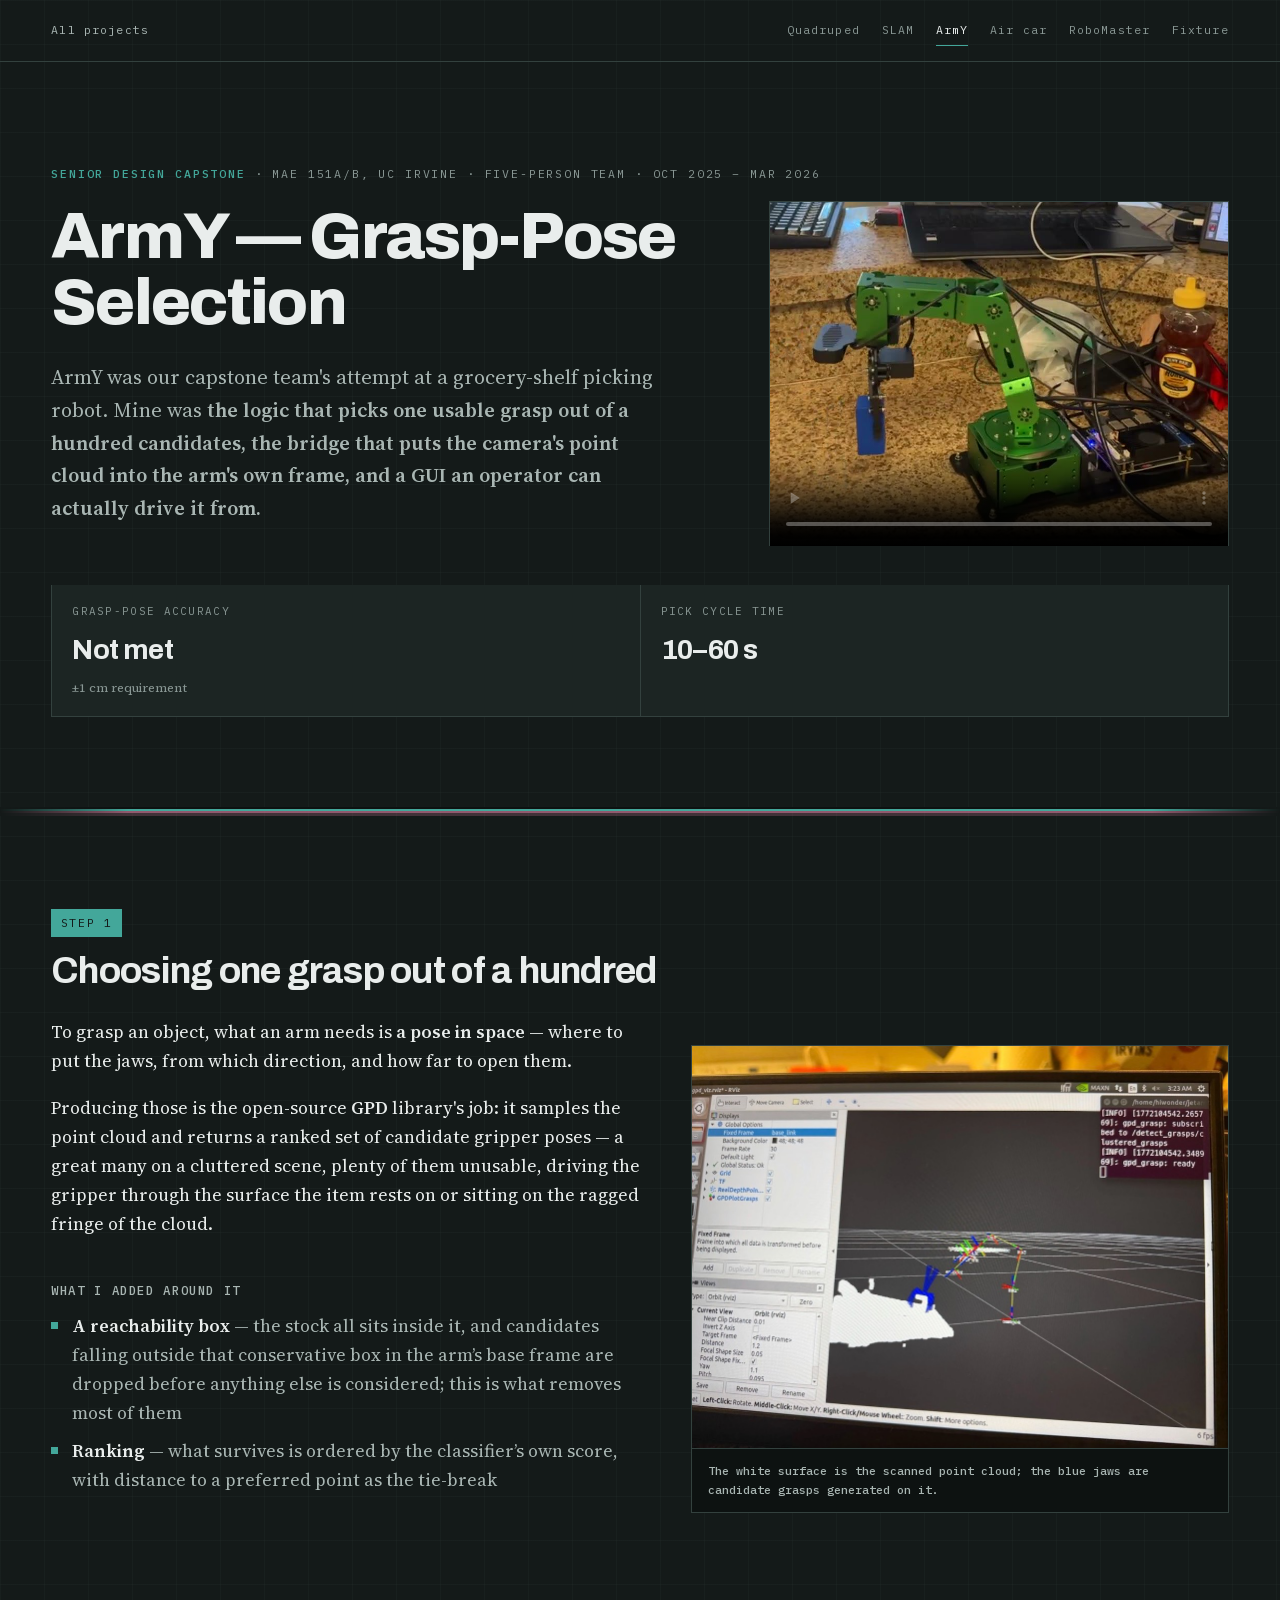
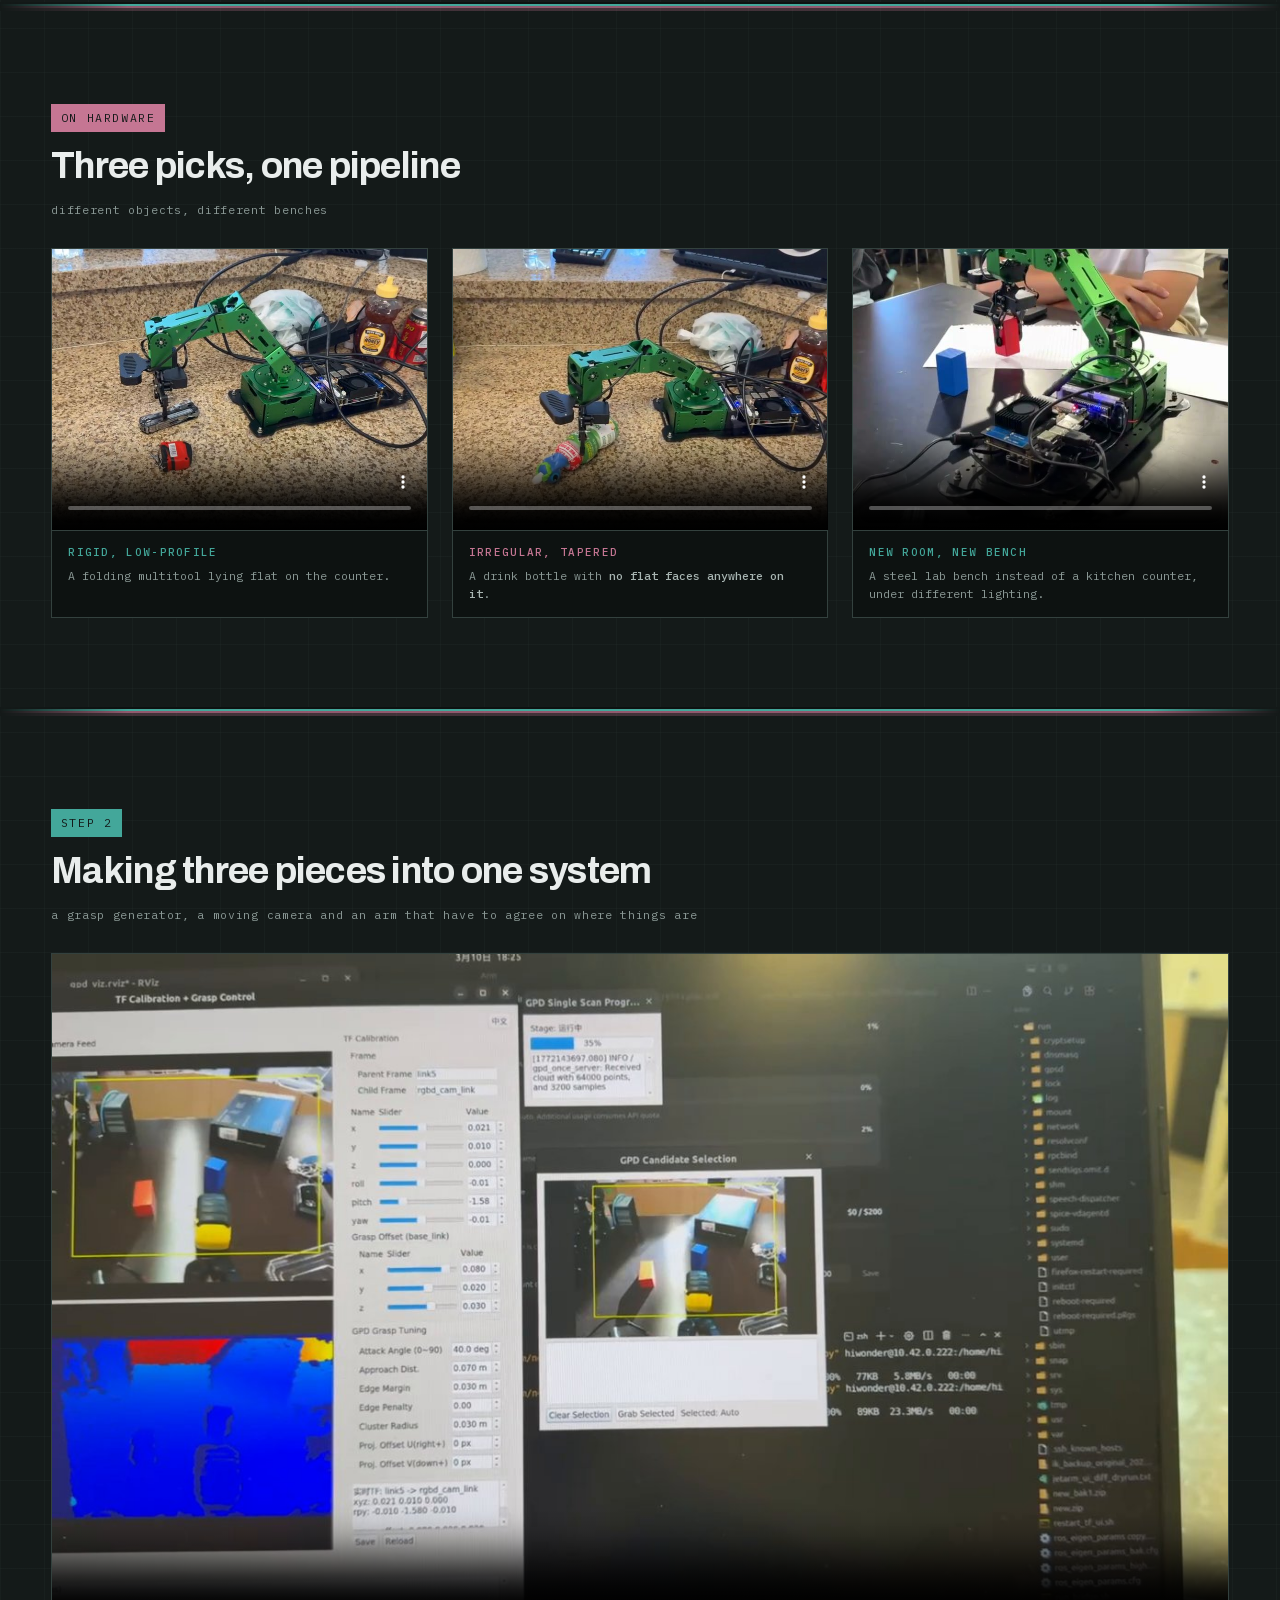
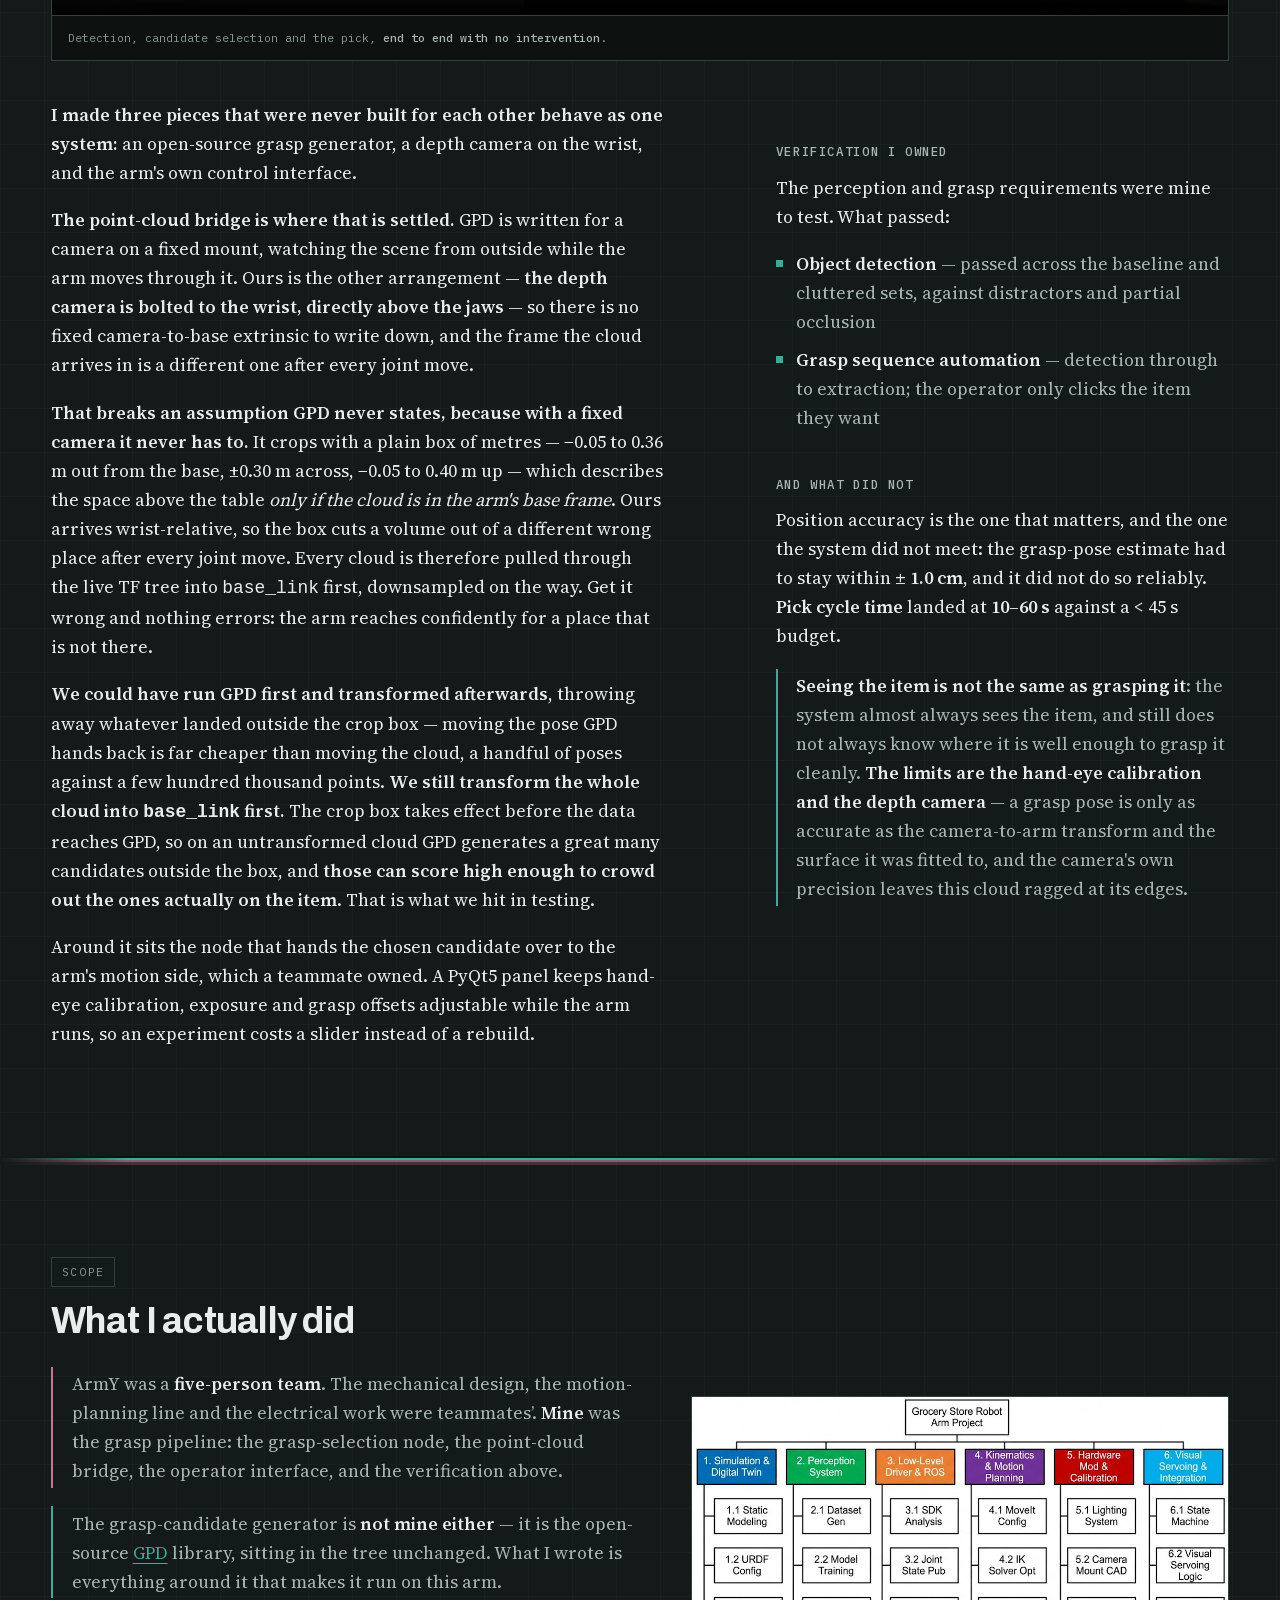
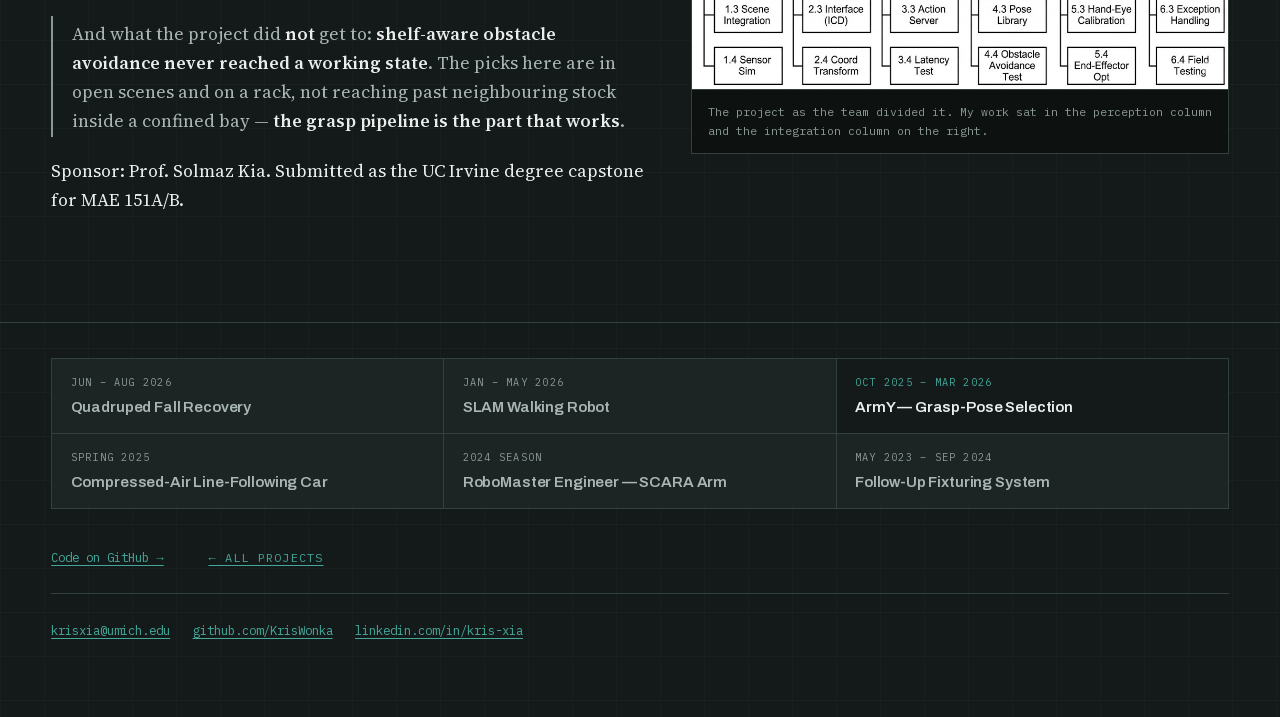
<file: army.html>
<!doctype html>
<html lang="en">
<head>
<meta charset="utf-8">
<meta name="viewport" content="width=device-width, initial-scale=1">
<title>ArmY — Grasp-Pose Selection on a 6-DOF Arm — Tian (Kris) Xia</title>
<meta name="description" content="Perception and grasp-pose selection on a 6-DOF arm: one usable grasp out of a hundred candidates, and why seeing the target is not the same as grasping it.">
<link rel="canonical" href="https://krisxia.com/army.html">
<link rel="icon" href="favicon.ico" sizes="16x16 32x32 48x48">
<meta name="theme-color" content="#141a19">
<meta property="og:type" content="article">
<meta property="og:site_name" content="Tian (Kris) Xia">
<meta property="og:title" content="ArmY — Grasp-Pose Selection on a 6-DOF Arm — Tian (Kris) Xia">
<meta property="og:description" content="Perception and grasp-pose selection on a 6-DOF arm: one usable grasp out of a hundred candidates, and why seeing the target is not the same as grasping it.">
<meta property="og:url" content="https://krisxia.com/army.html">
<meta property="og:image" content="https://krisxia.com/assets/og/army.jpg?v=1788221884">
<meta property="og:image:width" content="1200">
<meta property="og:image:height" content="630">
<meta name="twitter:card" content="summary_large_image">
<meta name="twitter:title" content="ArmY — Grasp-Pose Selection on a 6-DOF Arm — Tian (Kris) Xia">
<meta name="twitter:description" content="Perception and grasp-pose selection on a 6-DOF arm: one usable grasp out of a hundred candidates, and why seeing the target is not the same as grasping it.">
<meta name="twitter:image" content="https://krisxia.com/assets/og/army.jpg?v=1788221884">
<link rel="preload" href="assets/fonts/archivo-600-800-latin.woff2?v=1788221884" as="font" type="font/woff2" crossorigin>
<link rel="preload" href="assets/fonts/source-serif-4-400-600-latin.woff2?v=1788221884" as="font" type="font/woff2" crossorigin>
<link rel="stylesheet" href="style.css?v=1788221890">
</head>
<body>
<a class="skip" href="#main">Skip to content</a>
<nav class="sitenav" aria-label="Projects"><div class="wrap">
  <a href="index.html" class="home">All projects</a>
  <a href="quadruped.html">Quadruped</a>
  <a href="slam.html">SLAM</a>
  <a href="army.html" aria-current="page">ArmY</a>
  <a href="linefollower.html">Air car</a>
  <a href="robomaster.html">RoboMaster</a>
  <a href="fixture.html">Fixture</a>
</div></nav>

<header class="hero">
  <div class="wrap">
    <p class="eyebrow"><b>Senior design capstone</b> · MAE 151A/B, UC Irvine · five-person team · Oct 2025 – Mar 2026</p>

    <div class="hero-grid">
      <div>
        <h1>ArmY — Grasp-Pose Selection</h1>
        <p class="lede">
          ArmY was our capstone team's attempt at a grocery-shelf picking robot. Mine was
          <b>the logic that picks one usable grasp out of a hundred candidates, the bridge that puts
          the camera's point cloud into the arm's own frame, and a GUI an operator can actually
          drive it from.</b>
        </p>
      </div>
      <figure class="hero-fig">
        <video preload="auto" src="assets/army/hero_arm.mp4?v=1788221884" poster="assets/army/hero_arm_poster.jpg?v=1788221884" width="880" height="660"
               autoplay muted loop playsinline controls
               aria-label="The arm extending across a counter, closing on a small blue block and lifting it clear."></video>
      </figure>
    </div>

    <dl class="specs">
      <div><dt>Grasp-pose accuracy</dt><dd>Not met<small>±1 cm requirement</small></dd></div>
      <div><dt>Pick cycle time</dt><dd>10–60 s</dd></div>
    </dl>
  </div>
</header>

<main id="main">

<hr class="inflation">

<section>
  <div class="wrap">
    <div class="phase-head">
      <span class="phase-tag">Step 1</span>
      <h2>Choosing one grasp out of a hundred</h2>
    </div>

    <div class="split">
      <div class="narrow">
        <p>
          To grasp an object, what an arm needs is <b>a pose in space</b> — where to put the jaws,
          from which direction, and how far to open them.
        </p>
        <p>
          Producing those is the open-source <strong>GPD</strong> library's job: it samples the point
          cloud and returns a ranked set of candidate gripper poses — a great many on a cluttered
          scene, plenty of them unusable, driving the gripper through the surface the item rests on
          or sitting on the ragged fringe of the cloud.
        </p>
        <h3>What I added around it</h3>
        <ul class="plain">
          <li><b>A reachability box</b> — the stock all sits inside it, and candidates falling outside that conservative box in the arm’s base frame are dropped before anything else is considered; this is what removes most of them</li>
          <li><b>Ranking</b> — what survives is ordered by the classifier’s own score, with distance to a preferred point as the tie-break</li>
        </ul>
      </div>

      <div>
      <figure>
        <img src="assets/army/fig_gpd_rviz.jpg?v=1788221884" width="1074" height="805" loading="lazy"
             alt="RViz on the robot's laptop: a white point cloud of the scanned scene with blue candidate gripper poses generated on it, the GPDPlotGrasps display layer enabled, and a terminal reporting that gpd_grasp has subscribed to /detect_grasps/clustered_grasps.">
        <figcaption>
          <b>The white surface is the scanned point cloud; the blue jaws are candidate grasps
          generated on it.</b>
        </figcaption>
      </figure>      </div>
    </div>


  </div>
</section>

<hr class="inflation">

<section>
  <div class="wrap">
    <div class="phase-head">
      <span class="phase-tag alt">On hardware</span>
      <h2>Three picks, one pipeline</h2>
      <span class="phase-sub">different objects, different benches</span>
    </div>

    <div class="gallery">
      <figure>
        <video preload="none" src="assets/army/g_can.mp4?v=1788221884" poster="assets/army/g_can_poster.jpg?v=1788221888" playsinline controls
               aria-label="The arm descending onto a folding multitool on a granite counter, closing on it, lifting it and setting it down."></video>
        <figcaption>
          <b class="surface">Rigid, low-profile</b>
          A folding multitool lying flat on the counter.
        </figcaption>
      </figure>
      <figure>
        <video preload="none" src="assets/army/g_tube.mp4?v=1788221884" poster="assets/army/g_tube_poster.jpg?v=1788221888" playsinline controls
               aria-label="The arm closing on a tapered drink bottle lying on a granite counter, and moving it clear."></video>
        <figcaption>
          <b class="surface warm">Irregular, tapered</b>
          A drink bottle with <b>no flat faces anywhere on it</b>.
        </figcaption>
      </figure>
      <figure>
        <video preload="none" src="assets/army/g_block.mp4?v=1788221884" poster="assets/army/g_block_poster.jpg?v=1788221884" playsinline controls
               aria-label="On a lab bench in a different room, the arm descends onto a red block, closes on it, lifts it and sets it down."></video>
        <figcaption>
          <b class="surface">New room, new bench</b>
          A steel lab bench instead of a kitchen counter, under different lighting.
        </figcaption>
      </figure>
    </div>
  </div>
</section>

<hr class="inflation">

<section>
  <div class="wrap">
    <div class="phase-head">
      <span class="phase-tag">Step 2</span>
      <h2>Making three pieces into one system</h2>
      <span class="phase-sub">a grasp generator, a moving camera and an arm that have to agree on where things are</span>
    </div>

    <figure>
      <video preload="none" src="assets/army/gui.mp4?v=1788221884" poster="assets/army/gui_poster.jpg?v=1788221888" width="1180" height="664" playsinline controls
             aria-label="A camera recording of a laptop running the operator interface — RGB and depth streams, hand-eye calibration and grasp-tuning sliders, and the GPD candidate-selection window — followed by the arm reaching down and lifting the item off the open bench."></video>
      <figcaption>
        Detection, candidate selection and the pick, <b>end to end with no intervention</b>.
      </figcaption>
    </figure>

    <div class="split" style="--cols:1.2fr .8fr;margin-top:2.4rem">
      <div class="narrow">
        <p>
          <b>I made three pieces that were never built for each other behave as one system:</b> an
          open-source grasp generator, a depth camera on the wrist, and the arm's own control
          interface.
        </p>
        <p>
          <b>The point-cloud bridge is where that is settled.</b> GPD is written for a camera on a
          fixed mount, watching the scene from outside while the arm moves through it. Ours is the
          other arrangement — <b>the depth camera is bolted to the wrist, directly above the jaws</b>
          — so there is no fixed camera-to-base extrinsic to write down, and the frame the cloud
          arrives in is a different one after every joint move.
        </p>
        <p>
          <b>That breaks an assumption GPD never states, because with a fixed camera it never has
          to.</b> It crops with a plain box of metres — −0.05 to 0.36 m out from the base,
          ±0.30 m across, −0.05 to 0.40 m up — which describes the space above the table
          <em>only if the cloud is in the arm's base frame</em>. Ours arrives wrist-relative, so the
          box cuts a volume out of a different wrong place after every joint move. Every cloud is
          therefore pulled through the live TF tree into <code>base_link</code> first, downsampled on
          the way. Get it wrong and nothing errors: the arm reaches confidently for a place that is
          not there.
        </p>
        <p>
          <b>We could have run GPD first and transformed afterwards</b>, throwing away whatever
          landed outside the crop box — moving the pose GPD hands back is far cheaper than moving the
          cloud, a handful of poses against a few hundred thousand points. <b>We still transform the
          whole cloud into <code>base_link</code> first.</b> The crop box takes effect before the data
          reaches GPD, so on an untransformed cloud GPD generates a great many candidates outside the
          box, and <b>those can score high enough to crowd out the ones actually on the item</b>.
          That is what we hit in testing.
        </p>
        <p>
          Around it sits the node that hands the chosen candidate over to the arm's motion side,
          which a teammate owned. A PyQt5 panel keeps hand-eye calibration, exposure and grasp offsets adjustable
          while the arm runs, so an experiment costs a slider instead of a rebuild.
        </p>
      </div>
      <div class="narrow">
        <h3>Verification I owned</h3>
        <p>The perception and grasp requirements were mine to test. What passed:</p>
        <ul class="plain">
          <li><b>Object detection</b> — passed across the baseline and cluttered sets, against distractors and partial occlusion</li>
          <li><b>Grasp sequence automation</b> — detection through to extraction; the operator only clicks the item they want</li>
        </ul>
        <h3>And what did not</h3>
        <p>
          Position accuracy is the one that matters, and the one the system did not meet: the
          grasp-pose estimate had to stay within <strong>± 1.0 cm</strong>, and it did not do so
          reliably. <b>Pick cycle time</b> landed at <strong>10–60 s</strong>
          against a &lt; 45 s budget.
        </p>
        <p class="scope" style="border-color:var(--inflation)">
          <b>Seeing the item is not the same as grasping it</b>: the system almost always sees the item, and
          still does not always know where it is well enough to grasp it cleanly. <b>The limits are the
          hand-eye calibration and the depth camera</b> — a grasp pose is only as accurate as the
          camera-to-arm transform and the surface it was fitted to, and the camera's own precision
          leaves this cloud ragged at its edges.
        </p>
      </div>
    </div>
  </div>
</section>

<hr class="inflation">

<section>
  <div class="wrap">
    <div class="phase-head">
      <span class="phase-tag plain">Scope</span>
      <h2>What I actually did</h2>
    </div>

    <div class="split">
      <div class="narrow">
        <p class="scope">
          ArmY was a <b>five-person team</b>. The mechanical design, the motion-planning line and the
          electrical work were teammates’. <b>Mine</b> was the grasp pipeline: the grasp-selection
          node, the point-cloud bridge, the operator interface, and the verification above.
        </p>
        <p class="scope" style="border-color:var(--inflation)">
          The grasp-candidate generator is <b>not mine either</b> — it is the open-source
          <a href="https://github.com/atenpas/gpd">GPD</a> library, sitting in the tree unchanged.
          What I wrote is everything around it that makes it run on this arm.
        </p>
        <p class="scope" style="border-color:var(--free-faint)">
          And what the project did <b>not</b> get to: <b>shelf-aware obstacle avoidance never reached
          a working state</b>. The picks here are in open scenes and on a rack, not reaching past
          neighbouring stock inside a confined bay — <b>the grasp pipeline is the part that works</b>.
        </p>
        <p>
          Sponsor: Prof. Solmaz Kia.
          Submitted as the UC Irvine degree capstone for MAE 151A/B.
        </p>
      </div>

      <figure>
        <img src="assets/army/fig_subsystems.jpg?v=1788221884" width="1024" height="559" loading="lazy"
             alt="The project’s structural decomposition: six subsystems covering simulation, perception, low-level driver and ROS, kinematics and motion planning, hardware modification and calibration, and visual servoing and integration.">
        <figcaption>
          The project as the team divided it. My work sat in the perception column and the
          integration column on the right.
        </figcaption>
      </figure>
    </div>
  </div>
</section>

</main>

<footer>
  <div class="wrap">
      <nav class="footnav" aria-label="All projects">
        <a href="quadruped.html"><span class="fn-when">Jun – Aug 2026</span><span class="fn-title">Quadruped Fall Recovery</span></a>
        <a href="slam.html"><span class="fn-when">Jan – May 2026</span><span class="fn-title">SLAM Walking Robot</span></a>
        <span class="here" aria-current="page"><span class="fn-when">Oct 2025 – Mar 2026</span><span class="fn-title">ArmY — Grasp-Pose Selection</span></span>
        <a href="linefollower.html"><span class="fn-when">Spring 2025</span><span class="fn-title">Compressed-Air Line-Following Car</span></a>
        <a href="robomaster.html"><span class="fn-when">2024 season</span><span class="fn-title">RoboMaster Engineer — SCARA Arm</span></a>
        <a href="fixture.html"><span class="fn-when">May 2023 – Sep 2024</span><span class="fn-title">Follow-Up Fixturing System</span></a>
      </nav>
      <div class="footer-end">
        <a href="https://github.com/KrisWonka/army-gpd">Code on GitHub →</a>
        <a href="index.html" class="back">← All projects</a>
      </div>
      <p class="footer-contact">
      <a href="mailto:krisxia@umich.edu">krisxia@umich.edu</a>
      <a href="https://github.com/KrisWonka">github.com/KrisWonka</a>
      <a href="https://www.linkedin.com/in/kris-xia">linkedin.com/in/kris-xia</a>
    </p>

  </div>
</footer>

<script>
// 一页里自动播放的视频一多，浏览器就会拒绝其中一部分。改成滚到视野里才播、
// 离开就暂停：既绕开这个限制，也省掉看不见的解码开销。
(function () {
  var vids = [].slice.call(document.querySelectorAll('video[autoplay]'));
  if (!vids.length) return;
  var reduce = window.matchMedia && window.matchMedia('(prefers-reduced-motion: reduce)').matches;
  vids.forEach(function (v) { v.removeAttribute('autoplay'); v.pause(); });
  if (reduce) { vids.forEach(function (v) { v.setAttribute('controls', ''); }); return; }
  if (!('IntersectionObserver' in window)) { vids.forEach(function (v) { v.play().catch(function(){}); }); return; }
  var io = new IntersectionObserver(function (entries) {
    entries.forEach(function (e) {
      if (e.isIntersecting) { e.target.play().catch(function () { e.target.setAttribute('controls', ''); }); }
      else { e.target.pause(); }
    });
  }, { rootMargin: '200px 0px', threshold: 0.15 });
  vids.forEach(function (v) { io.observe(v); });
})();
</script>
</body>
</html>
</file>
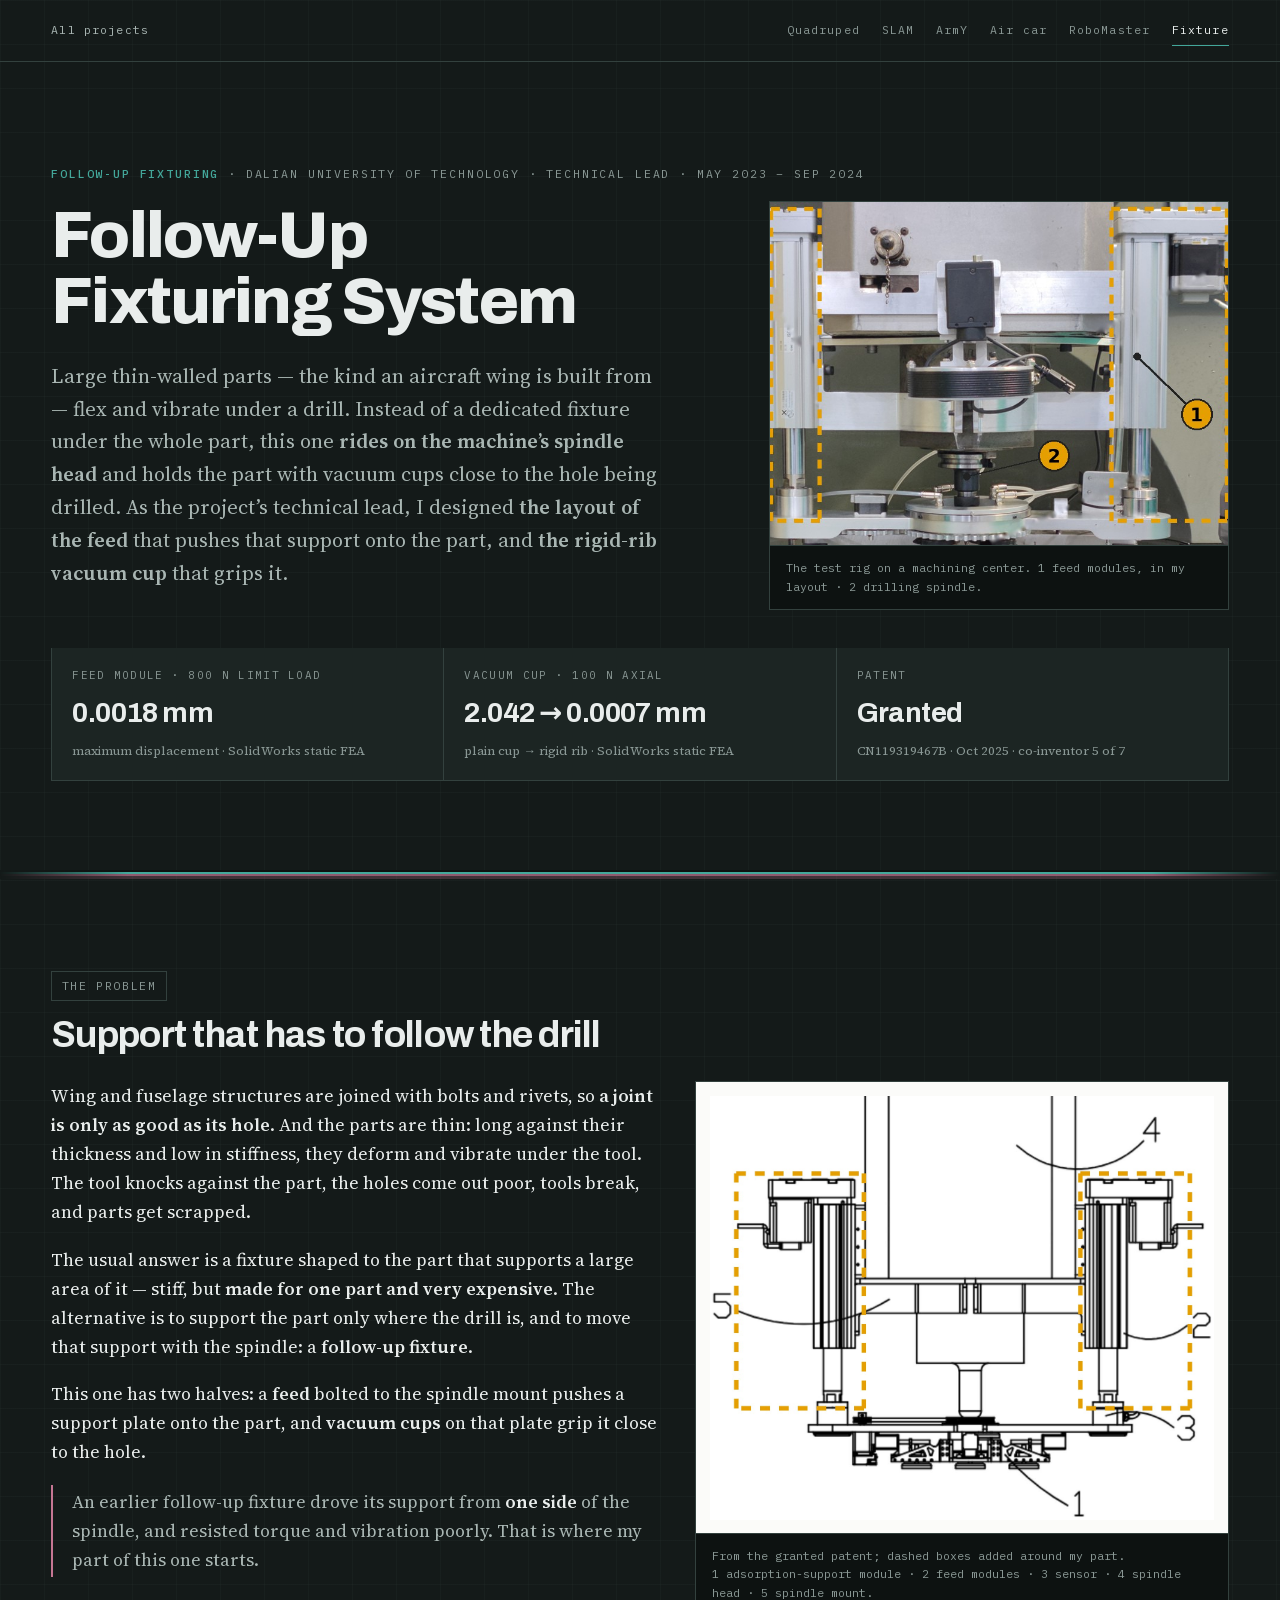
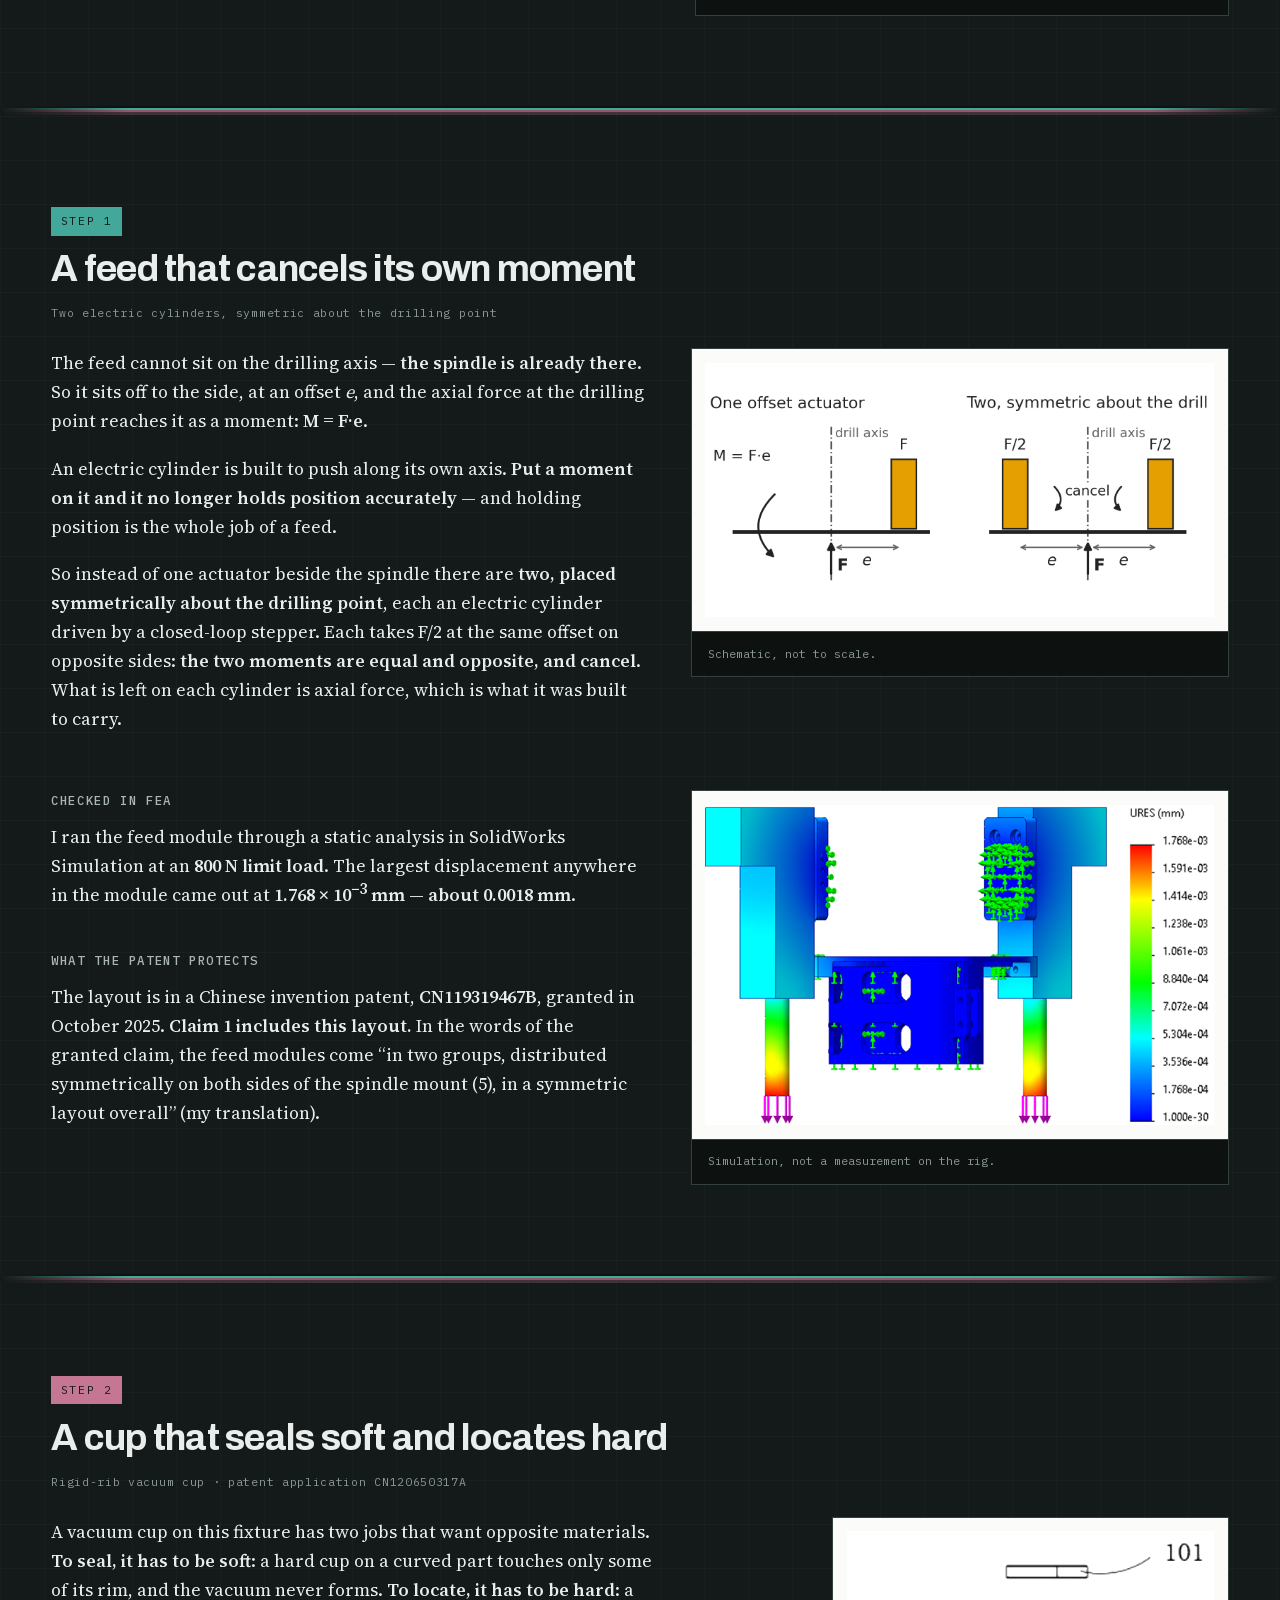
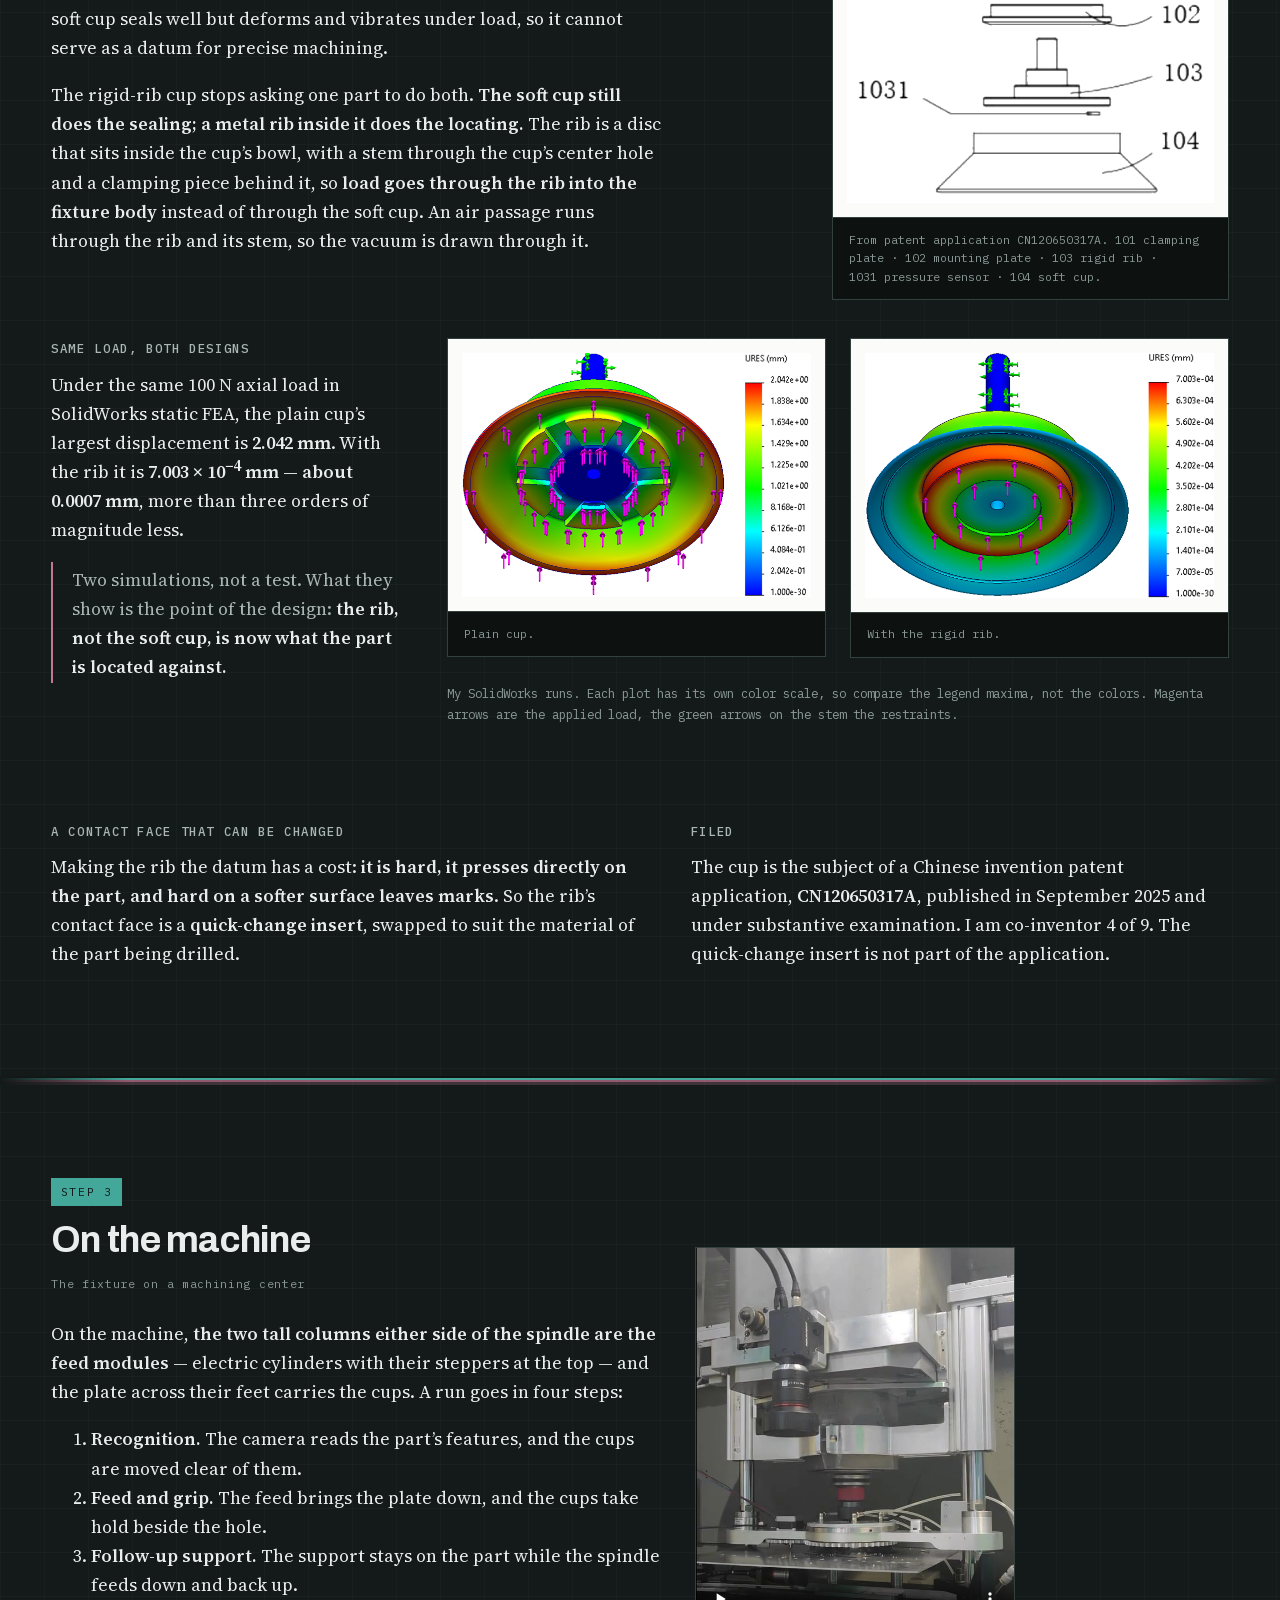
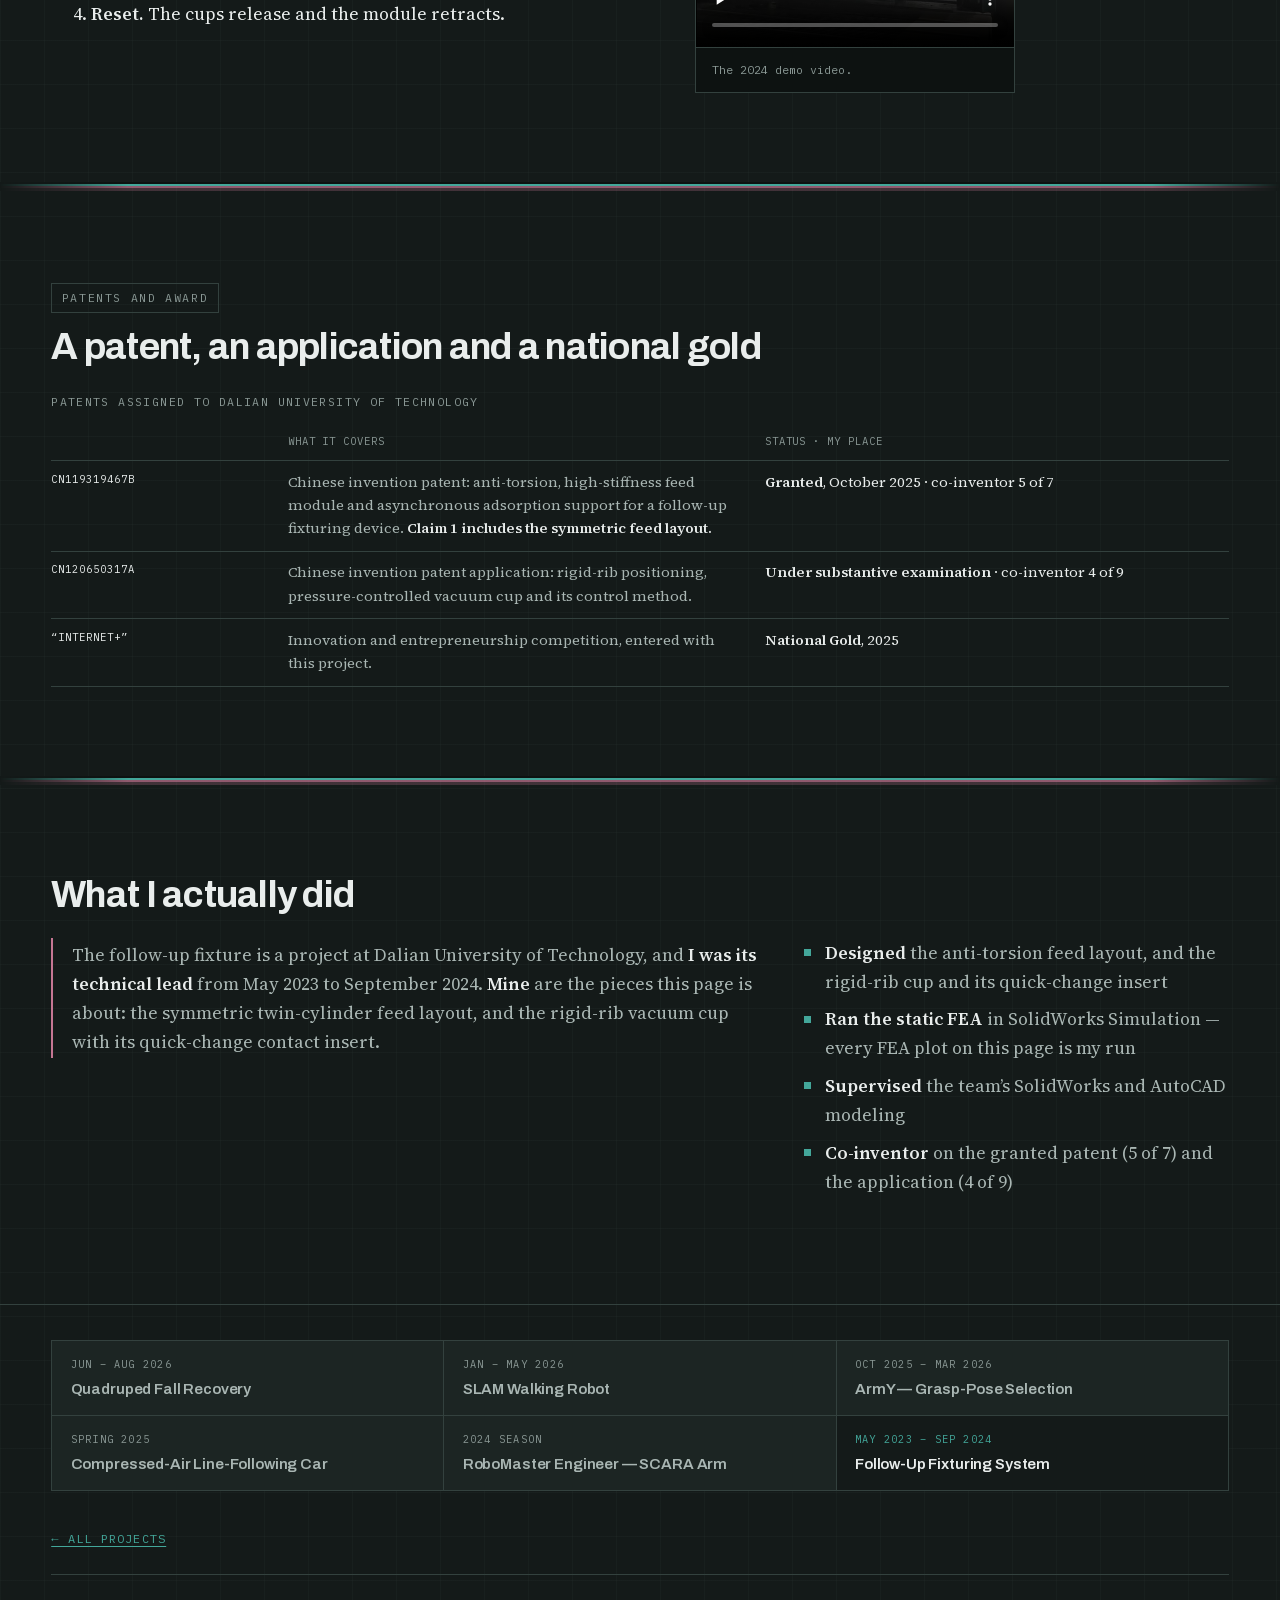
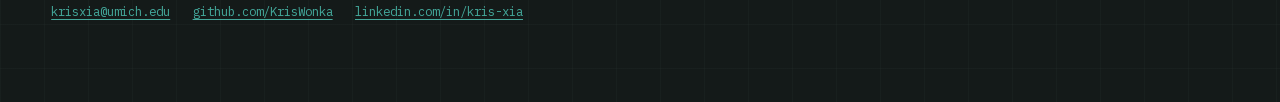
<file: fixture.html>
<!doctype html>
<html lang="en">
<head>
<meta charset="utf-8">
<meta name="viewport" content="width=device-width, initial-scale=1">
<title>Follow-Up Fixturing System — Tian (Kris) Xia</title>
<meta name="description" content="A fixture that follows the spindle to hold thin-walled parts for drilling: a feed laid out to cancel its own moment, and a vacuum cup with a rigid rib.">
<link rel="canonical" href="https://krisxia.com/fixture.html">
<link rel="icon" href="favicon.ico" sizes="16x16 32x32 48x48">
<meta name="theme-color" content="#141a19">
<meta property="og:type" content="article">
<meta property="og:site_name" content="Tian (Kris) Xia">
<meta property="og:title" content="Follow-Up Fixturing System — Tian (Kris) Xia">
<meta property="og:description" content="A fixture that follows the spindle to hold thin-walled parts for drilling: a feed laid out to cancel its own moment, and a vacuum cup with a rigid rib.">
<meta property="og:url" content="https://krisxia.com/fixture.html">
<meta property="og:image" content="https://krisxia.com/assets/og/fixture.jpg?v=1788221884">
<meta property="og:image:width" content="1200">
<meta property="og:image:height" content="630">
<meta name="twitter:card" content="summary_large_image">
<meta name="twitter:title" content="Follow-Up Fixturing System — Tian (Kris) Xia">
<meta name="twitter:description" content="A fixture that follows the spindle to hold thin-walled parts for drilling: a feed laid out to cancel its own moment, and a vacuum cup with a rigid rib.">
<meta name="twitter:image" content="https://krisxia.com/assets/og/fixture.jpg?v=1788221884">
<link rel="preload" href="assets/fonts/archivo-600-800-latin.woff2?v=1788221884" as="font" type="font/woff2" crossorigin>
<link rel="preload" href="assets/fonts/source-serif-4-400-600-latin.woff2?v=1788221884" as="font" type="font/woff2" crossorigin>
<link rel="stylesheet" href="style.css?v=1788221890">
</head>
<body>
<a class="skip" href="#main">Skip to content</a>
<nav class="sitenav" aria-label="Projects"><div class="wrap">
  <a href="index.html" class="home">All projects</a>
  <a href="quadruped.html">Quadruped</a>
  <a href="slam.html">SLAM</a>
  <a href="army.html">ArmY</a>
  <a href="linefollower.html">Air car</a>
  <a href="robomaster.html">RoboMaster</a>
  <a href="fixture.html" aria-current="page">Fixture</a>
</div></nav>

<header class="hero">
  <div class="wrap">
    <p class="eyebrow"><b>Follow-up fixturing</b> · Dalian University of Technology · Technical lead · May 2023 – Sep 2024</p>

    <div class="hero-grid">
      <div>
        <h1 style="text-wrap:balance">Follow-Up Fixturing System</h1>
        <p class="lede">
          Large thin-walled parts &mdash; the kind an aircraft wing is built from &mdash; flex and
          vibrate under a drill. Instead of a dedicated fixture under the whole part, this one
          <b>rides on the machine&rsquo;s spindle head</b> and holds the part with vacuum cups close to
          the hole being drilled. As the project&rsquo;s technical lead, I designed <b>the layout of the feed</b> that
          pushes that support onto the part, and <b>the rigid-rib vacuum cup</b> that grips it.
        </p>
      </div>
      <figure class="hero-fig">
        <img src="assets/fixture/rig_marked.jpg?v=1788221884" width="769" height="574"
             alt="The test rig on a machining center: two tall aluminium electric-cylinder columns stand either side of the machine's spindle, each inside an orange dashed box; balloon 1 points at the right-hand column and balloon 2 at the spindle nose.">
        <figcaption>The test rig on a machining center. 1&nbsp;feed modules, in my layout · 2&nbsp;drilling spindle.</figcaption>
      </figure>
    </div>

    <dl class="specs">
      <div><dt>Feed module · 800&nbsp;N limit load</dt><dd>0.0018&nbsp;mm<small>maximum displacement · SolidWorks static FEA</small></dd></div>
      <div><dt>Vacuum cup · 100&nbsp;N axial</dt><dd>2.042 → 0.0007&nbsp;mm<small>plain cup → rigid rib · SolidWorks static FEA</small></dd></div>
      <div><dt>Patent</dt><dd>Granted<small>CN119319467B · Oct 2025 · co-inventor 5 of 7</small></dd></div>
    </dl>
  </div>
</header>

<main id="main">

<hr class="inflation">

<section>
  <div class="wrap">
    <div class="phase-head">
      <span class="phase-tag plain">The problem</span>
      <h2>Support that has to follow the drill</h2>
    </div>

    <div class="split" style="--cols:minmax(0,var(--measure)) 1fr;column-gap:2rem">
      <div class="narrow">
        <p>
          Wing and fuselage structures are joined with bolts and rivets, so <b>a joint is only as
          good as its hole</b>. And the parts are thin: long against their thickness and low in
          stiffness, they deform and vibrate under the tool. The tool knocks against the part, the
          holes come out poor, tools break, and parts get scrapped.
        </p>
        <p>
          The usual answer is a fixture shaped to the part that supports a large area of it
          &mdash; stiff, but <b>made for one part and very expensive</b>. The alternative is to
          support the part only where the drill is, and to move that support with the spindle:
          a <strong>follow-up fixture</strong>.
        </p>
        <p>
          This one has two halves: a <b>feed</b> bolted to the spindle mount pushes a support
          plate onto the part, and <b>vacuum cups</b> on that plate grip it close to the hole.
        </p>
        <p class="scope">
          An earlier follow-up fixture drove its support from <b>one side</b> of the spindle, and
          resisted torque and vibration poorly. That is where my part of this one starts.
        </p>
      </div>

      <figure class="paper" style="margin-top:0">
        <img src="assets/fixture/patent_fig1.jpg?v=1788221888" width="1447" height="1216" loading="lazy"
             alt="Line drawing from the patent: the tall machine spindle head in the middle, a feed module on each side of it inside an orange dashed box, the spindle mount between them, and the adsorption-support module with its cups along the bottom. Numbers 1 to 5 label the parts.">
        <figcaption>
          From the granted patent; dashed boxes added around my part. 1&nbsp;adsorption-support
          module · 2&nbsp;feed modules · 3&nbsp;sensor · 4&nbsp;spindle head · 5&nbsp;spindle mount.
        </figcaption>
      </figure>
    </div>
  </div>
</section>

<hr class="inflation">

<section>
  <div class="wrap">
    <div class="phase-head">
      <span class="phase-tag">Step 1</span>
      <h2>A feed that cancels its own moment</h2>
      <span class="phase-sub">Two electric cylinders, symmetric about the drilling point</span>
    </div>

    <div class="split">
      <div class="narrow">
        <p>
          The feed cannot sit on the drilling axis &mdash; <b>the spindle is already there</b>. So
          it sits off to the side, at an offset <i>e</i>, and the axial force at the drilling point
          reaches it as a moment: <strong>M = F&middot;e</strong>.
        </p>
        <p>
          An electric cylinder is built to push along its own axis. <b>Put a moment on it and it
          no longer holds position accurately</b> &mdash; and holding position is the whole job of
          a feed.
        </p>
        <p>
          So instead of one actuator beside the spindle there are <b>two, placed symmetrically
          about the drilling point</b>, each an electric cylinder driven by a closed-loop stepper.
          Each takes F/2 at the same offset on opposite sides: <b>the two moments are equal and
          opposite, and cancel</b>. What is left on each cylinder is axial force, which is what it
          was built to carry.
        </p>
      </div>

      <figure class="paper" style="margin-top:0">
        <img src="assets/fixture/moment.png?v=1788221888" width="1440" height="720" loading="lazy"
             alt="Two-panel schematic. Left, one offset actuator: a force F acts along the drill axis while a single actuator sits a distance e to the side, so a moment M = F·e appears. Right, two actuators symmetric about the drill: one on each side at distance e, each carrying F/2, with curved arrows marking that their moments cancel.">
        <figcaption>Schematic, not to scale.</figcaption>
      </figure>
    </div>

    <div class="split" style="margin-top:2.4rem">
      <div class="narrow">
        <h3 style="margin-top:0">Checked in FEA</h3>
        <p>
          I ran the feed module through a static analysis in SolidWorks Simulation at an
          <b>800&nbsp;N limit load</b>. The largest displacement anywhere in the module came out at
          <strong>1.768&nbsp;&times;&nbsp;10<sup style="line-height:0">&minus;3</sup>&nbsp;mm &mdash; about 0.0018&nbsp;mm</strong>.
        </p>
        <h3>What the patent protects</h3>
        <p>
          The layout is in a Chinese invention patent, <b>CN119319467B</b>, granted in October 2025.
          <b>Claim 1 includes this layout.</b> In the words of the granted claim, the feed
          modules come &ldquo;in two groups, distributed symmetrically on both sides of the spindle
          mount (5), in a symmetric layout overall&rdquo; (my translation).
        </p>
      </div>

      <figure class="paper" style="margin-top:0">
        <img src="assets/fixture/fea_feed.png?v=1788221887" width="671" height="422" loading="lazy" style="width:100%"
             alt="SolidWorks displacement plot of the feed module: two cylinder columns joined by a cross plate, load arrows at the bottom of both rods; the rods shade from green to red at their ends, legend maximum 1.768e-03 mm.">
        <figcaption>
          Simulation, not a measurement on the rig.
        </figcaption>
      </figure>
    </div>
  </div>
</section>

<hr class="inflation">

<section>
  <div class="wrap">
    <div class="phase-head">
      <span class="phase-tag alt">Step 2</span>
      <h2>A cup that seals soft and locates hard</h2>
      <span class="phase-sub">Rigid-rib vacuum cup · patent application CN120650317A</span>
    </div>

    <div class="split" style="--cols:1.3fr .7fr">
      <div class="narrow">
        <p>
          A vacuum cup on this fixture has two jobs that want opposite materials. <b>To seal, it
          has to be soft</b>: a hard cup on a curved part touches only some of its rim, and the
          vacuum never forms. <b>To locate, it has to be hard</b>: a soft cup seals well but deforms
          and vibrates under load, so it cannot serve as a datum for precise machining.
        </p>
        <p>
          The rigid-rib cup stops asking one part to do both. <b>The soft cup still does
          the sealing; a metal rib inside it does the locating.</b> The rib is a disc that sits
          inside the cup&rsquo;s bowl, with a stem through the cup&rsquo;s center hole and a
          clamping piece behind it, so <b>load goes through the rib into the fixture body</b>
          instead of through the soft cup. An air passage runs through the rib and its stem, so
          the vacuum is drawn through it.
        </p>
      </div>

      <figure class="paper" style="margin-top:0">
        <img src="assets/fixture/cup_exploded.png?v=1788221888" width="929" height="688" loading="lazy"
             alt="Exploded side view from the patent application: from top to bottom a thin clamping plate (101), a mounting plate (102), the rigid rib with its stem standing up from a flat disc (103) with a small sensor beside it (1031), and the bowl-shaped cup (104).">
        <figcaption>
          From patent application CN120650317A. 101&nbsp;clamping plate · 102&nbsp;mounting plate ·
          103&nbsp;rigid rib · 1031&nbsp;pressure sensor · 104&nbsp;soft cup.
        </figcaption>
      </figure>
    </div>

    <div class="split" style="--cols:.62fr 1.38fr;margin-top:2.4rem">
      <div class="narrow">
        <h3 style="margin-top:0">Same load, both designs</h3>
        <p>
          Under the same 100&nbsp;N axial load in SolidWorks static FEA, the plain cup&rsquo;s largest
          displacement is <strong>2.042&nbsp;mm</strong>. With the rib it is <strong>7.003&nbsp;&times;&nbsp;10<sup style="line-height:0">&minus;4</sup>&nbsp;mm
          &mdash; about 0.0007&nbsp;mm</strong>, more than three orders of magnitude less.
        </p>
        <p class="scope">
          Two simulations, not a test. What they show is the point of the design: <b>the rib, not
          the soft cup, is now what the part is located against.</b>
        </p>
      </div>

      <div>
        <div class="plate" style="margin-top:0">
          <figure class="paper">
            <img src="assets/fixture/fea_cup_plain.png?v=1788221887" width="692" height="484" loading="lazy"
                 alt="SolidWorks displacement plot of a plain vacuum cup seen from below, with load arrows over its whole face; the cup's outer rim shows red, near the legend maximum of 2.042 mm.">
            <figcaption>Plain cup.</figcaption>
          </figure>
          <figure class="paper">
            <img src="assets/fixture/fea_cup_rib.png?v=1788221887" width="692" height="485" loading="lazy"
                 alt="SolidWorks displacement plot of the rigid-rib vacuum cup seen from below: a ring of load arrows on the rib inside the cup, the rib's rim red; legend maximum 7.003e-04 mm.">
            <figcaption>With the rigid rib.</figcaption>
          </figure>
        </div>
        <p class="note">
          My SolidWorks runs. Each plot has its own color scale, so compare the legend maxima, not
          the colors. Magenta arrows are the applied load, the green arrows on the stem the
          restraints.
        </p>
      </div>
    </div>

    <div class="split" style="margin-top:2.2rem">
      <div class="narrow">
        <h3>A contact face that can be changed</h3>
        <p>
          Making the rib the datum has a cost: <b>it is hard, it presses directly on the part, and
          hard on a softer surface leaves marks</b>. So the rib&rsquo;s contact face is a
          <strong>quick-change insert</strong>, swapped to suit the material of the part being
          drilled.
        </p>
      </div>
      <div class="narrow">
        <h3>Filed</h3>
        <p>
          The cup is the subject of a Chinese invention patent application, <b>CN120650317A</b>,
          published in September 2025 and under substantive examination. I am co-inventor 4 of 9.
          The quick-change insert is not part of the application.
        </p>
      </div>
    </div>
  </div>
</section>

<hr class="inflation">

<section>
  <div class="wrap">
    <div class="split" style="--cols:minmax(0,var(--measure)) 1fr;column-gap:2rem">
      <div>
      <div class="phase-head">
        <span class="phase-tag">Step 3</span>
        <h2>On the machine</h2>
        <span class="phase-sub">The fixture on a machining center</span>
      </div>
      <div class="narrow">
        <p>
          On the machine, <b>the two tall columns either side of the spindle are the feed
          modules</b> &mdash; electric cylinders with their steppers at the top &mdash; and the
          plate across their feet carries the cups. A run goes in four steps:
        </p>
        <ol>
          <li><b>Recognition.</b> The camera reads the part&rsquo;s features, and the cups are
            moved clear of them.</li>
          <li><b>Feed and grip.</b> The feed brings the plate down, and the cups take hold beside
            the hole.</li>
          <li><b>Follow-up support.</b> The support stays on the part while the spindle feeds
            down and back up.</li>
          <li><b>Reset.</b> The cups release and the module retracts.</li>
        </ol>
      </div>
      </div>
      <figure style="margin-top:max(0px, min(4.5rem, (100vw - 899px) * 1000));margin-left:max(0px, min((100% - 320px) / 2, (899px - 100vw) * 1000));max-width:320px">
        <video preload="none" src="assets/fixture/run.mp4?v=1788221891" poster="assets/fixture/run_poster.jpg?v=1788221891" width="574" height="720"
               muted playsinline controls
               aria-label="The fixture on a machining center running through its four steps: the camera checks the part, the cup positions are adjusted, the plate comes down and the cups grip, the spindle feeds down and up while the support holds, then the cups release and the module lifts away."></video>
        <figcaption>The 2024 demo video.</figcaption>
      </figure>
    </div>
  </div>
</section>

<hr class="inflation">

<section>
  <div class="wrap">
    <div class="phase-head">
      <span class="phase-tag plain">Patents and award</span>
      <h2>A patent, an application and a national gold</h2>
    </div>

    <div class="dtab" style="margin-top:0">
      <table>
        <caption>Patents assigned to Dalian University of Technology</caption>
        <thead>
          <tr><th scope="col">&nbsp;</th><th scope="col">What it covers</th><th scope="col">Status · my place</th></tr>
        </thead>
        <tbody>
          <tr>
            <th scope="row">CN119319467B</th>
            <td data-h="covers">Chinese invention patent: anti-torsion, high-stiffness feed module and
              asynchronous adsorption support for a follow-up fixturing device. <b>Claim 1 includes
              the symmetric feed layout.</b></td>
            <td data-h="status"><b>Granted</b>, October 2025 · co-inventor 5 of 7</td>
          </tr>
          <tr>
            <th scope="row">CN120650317A</th>
            <td data-h="covers">Chinese invention patent application: rigid-rib positioning,
              pressure-controlled vacuum cup and its control method.</td>
            <td data-h="status"><b>Under substantive examination</b> · co-inventor 4 of 9</td>
          </tr>
          <tr>
            <th scope="row">&ldquo;Internet+&rdquo;</th>
            <td data-h="covers">Innovation and entrepreneurship competition, entered with this
              project.</td>
            <td data-h="status"><b>National Gold</b>, 2025</td>
          </tr>
        </tbody>
      </table>
    </div>
  </div>
</section>

<hr class="inflation">

<section>
  <div class="wrap">
      <h2>What I actually did</h2>
      <div class="split" style="--cols:1.25fr .75fr;margin-top:1.4rem">
        <div>
        <p class="scope">
      The follow-up fixture is a project at Dalian University of Technology, and <b>I was its
      technical lead</b> from May 2023 to September 2024. <b>Mine</b> are the pieces this page is
      about: the symmetric twin-cylinder feed layout, and the rigid-rib vacuum cup with its
      quick-change contact insert.
    </p>
        </div>
        <div>
        <ul class="plain">
      <li><b>Designed</b> the anti-torsion feed layout, and the rigid-rib cup and its quick-change
        insert</li>
      <li><b>Ran the static FEA</b> in SolidWorks Simulation &mdash; every FEA plot on this page is
        my run</li>
      <li><b>Supervised</b> the team&rsquo;s SolidWorks and AutoCAD modeling</li>
      <li><b>Co-inventor</b> on the granted patent (5 of 7) and the application (4 of 9)</li>
    </ul>
        </div>
      </div>
    </div>
</section>

</main>

<footer>
  <div class="wrap">
      <nav class="footnav" aria-label="All projects">
        <a href="quadruped.html"><span class="fn-when">Jun – Aug 2026</span><span class="fn-title">Quadruped Fall Recovery</span></a>
        <a href="slam.html"><span class="fn-when">Jan – May 2026</span><span class="fn-title">SLAM Walking Robot</span></a>
        <a href="army.html"><span class="fn-when">Oct 2025 – Mar 2026</span><span class="fn-title">ArmY — Grasp-Pose Selection</span></a>
        <a href="linefollower.html"><span class="fn-when">Spring 2025</span><span class="fn-title">Compressed-Air Line-Following Car</span></a>
        <a href="robomaster.html"><span class="fn-when">2024 season</span><span class="fn-title">RoboMaster Engineer — SCARA Arm</span></a>
        <span class="here" aria-current="page"><span class="fn-when">May 2023 – Sep 2024</span><span class="fn-title">Follow-Up Fixturing System</span></span>
      </nav>
      <div class="footer-end">
        <a href="index.html" class="back">← All projects</a>
      </div>
      <p class="footer-contact">
      <a href="mailto:krisxia@umich.edu">krisxia@umich.edu</a>
      <a href="https://github.com/KrisWonka">github.com/KrisWonka</a>
      <a href="https://www.linkedin.com/in/kris-xia">linkedin.com/in/kris-xia</a>
    </p>

  </div>
</footer>

</body>
</html>
</file>
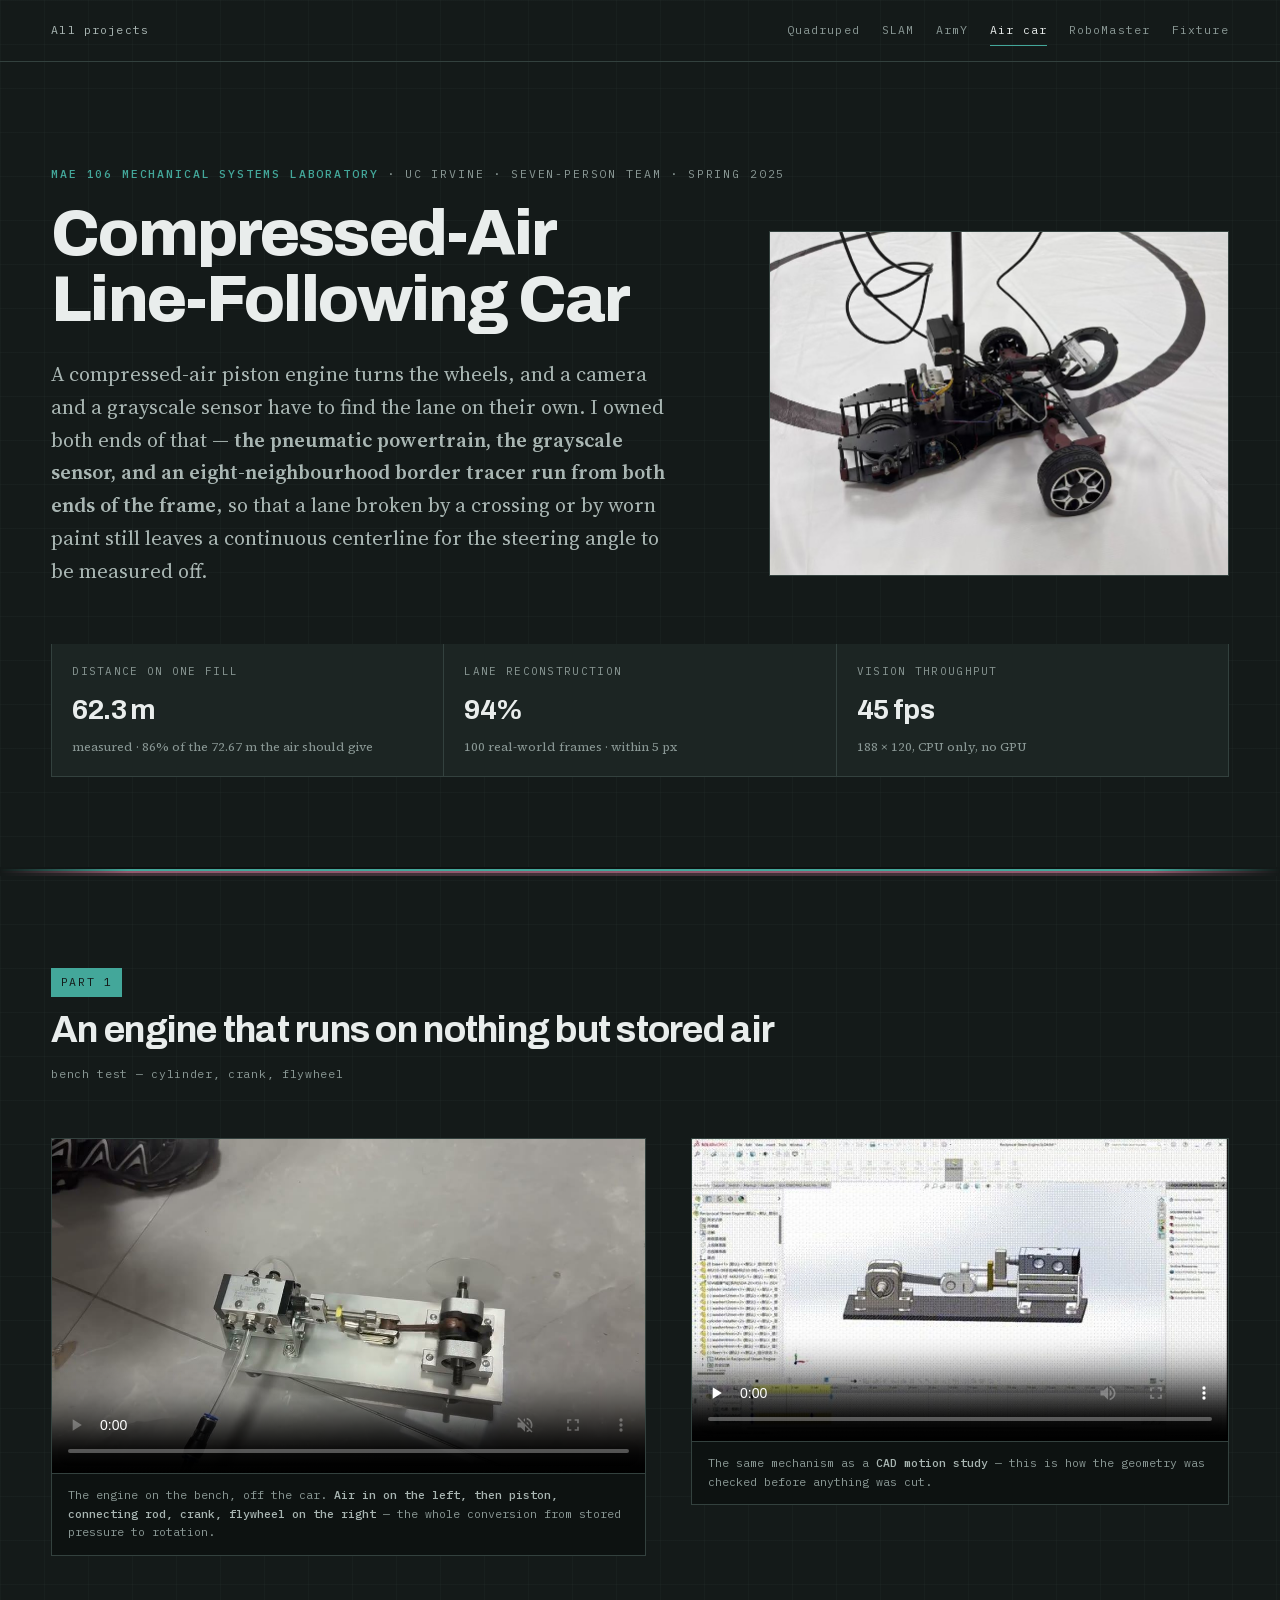
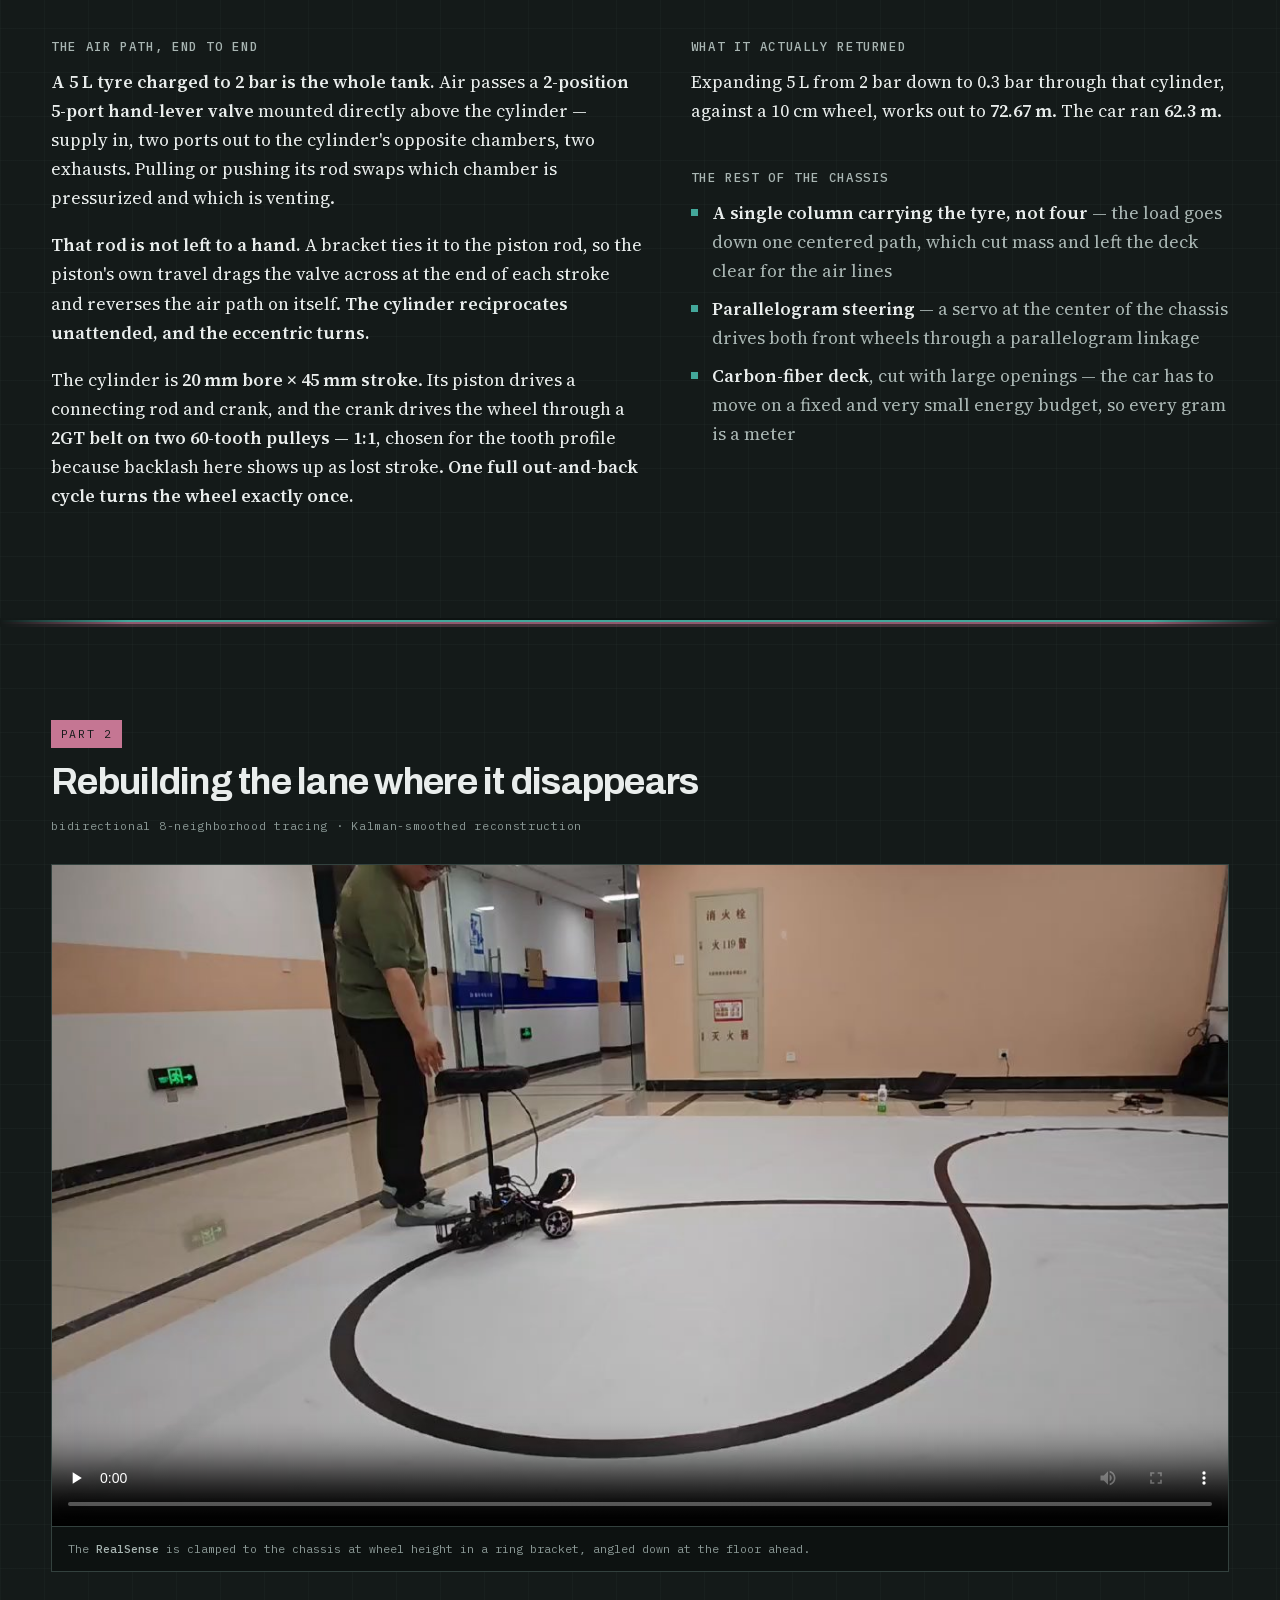
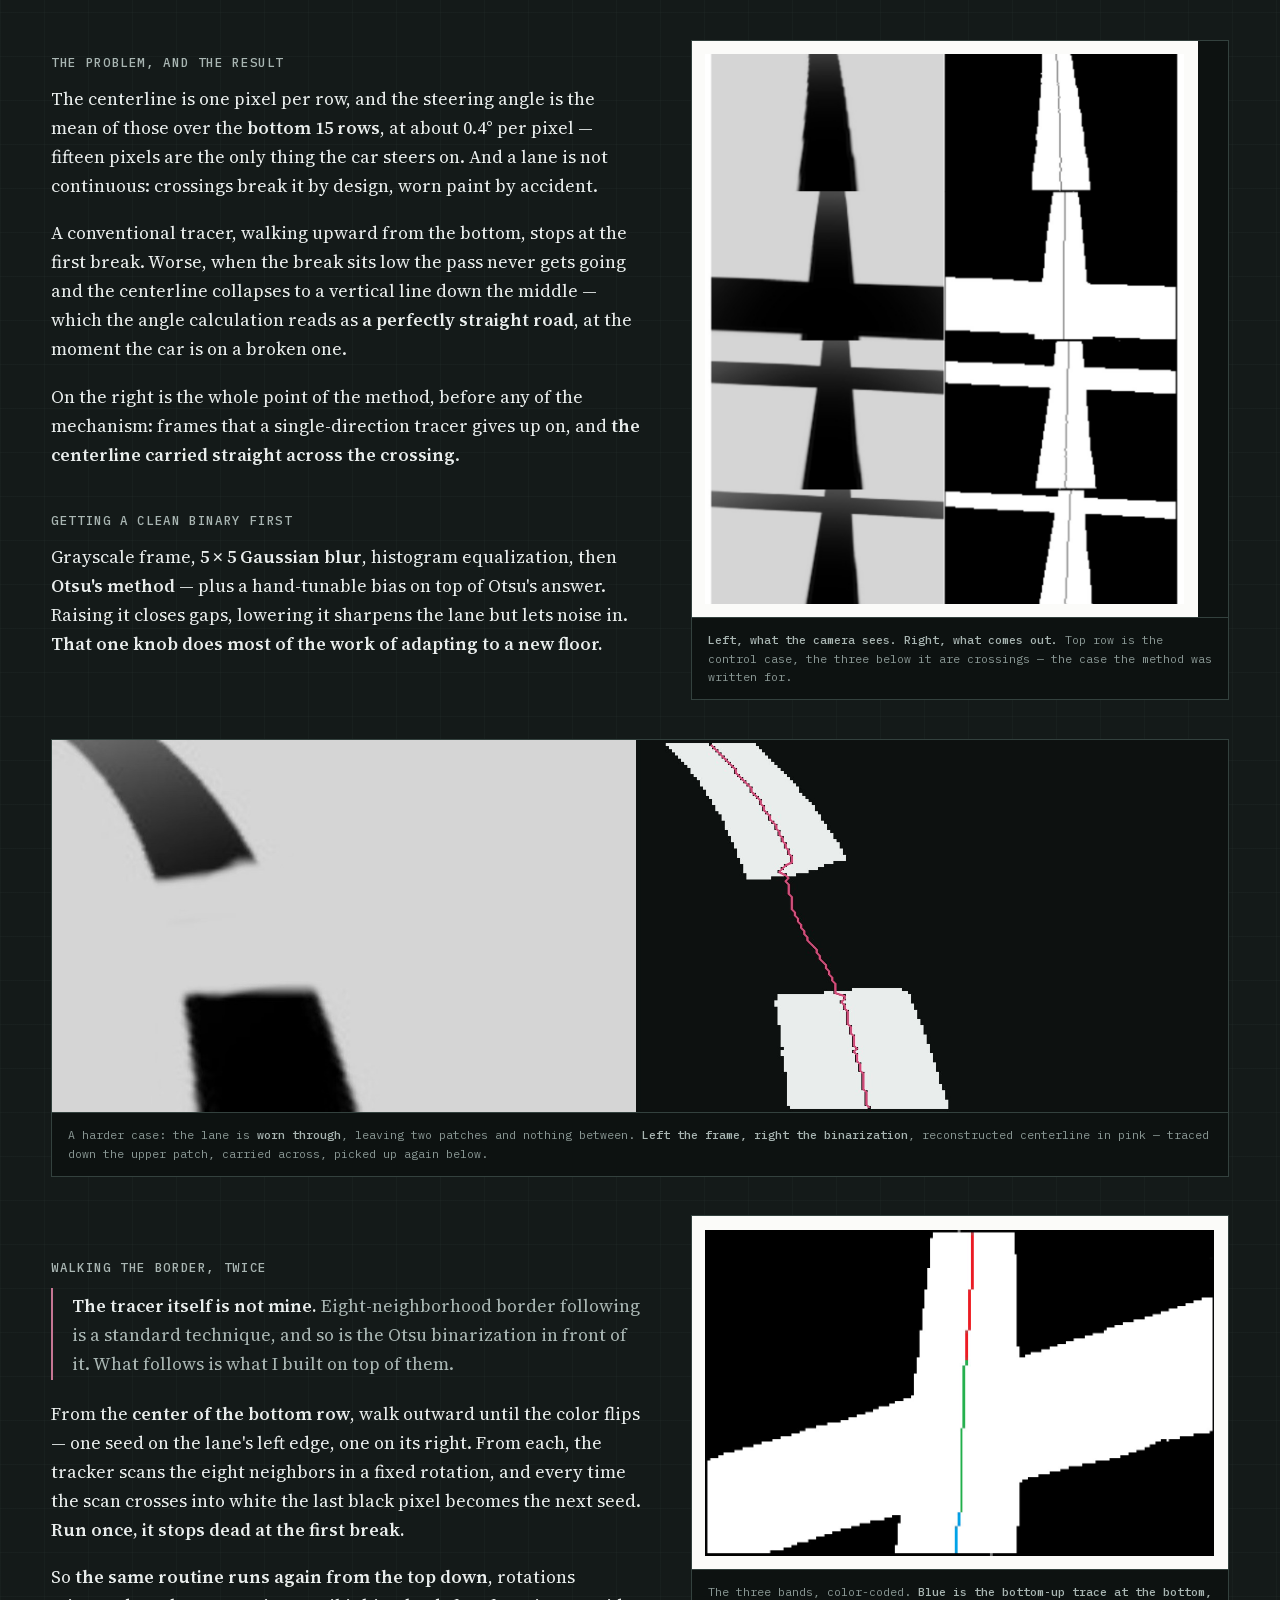
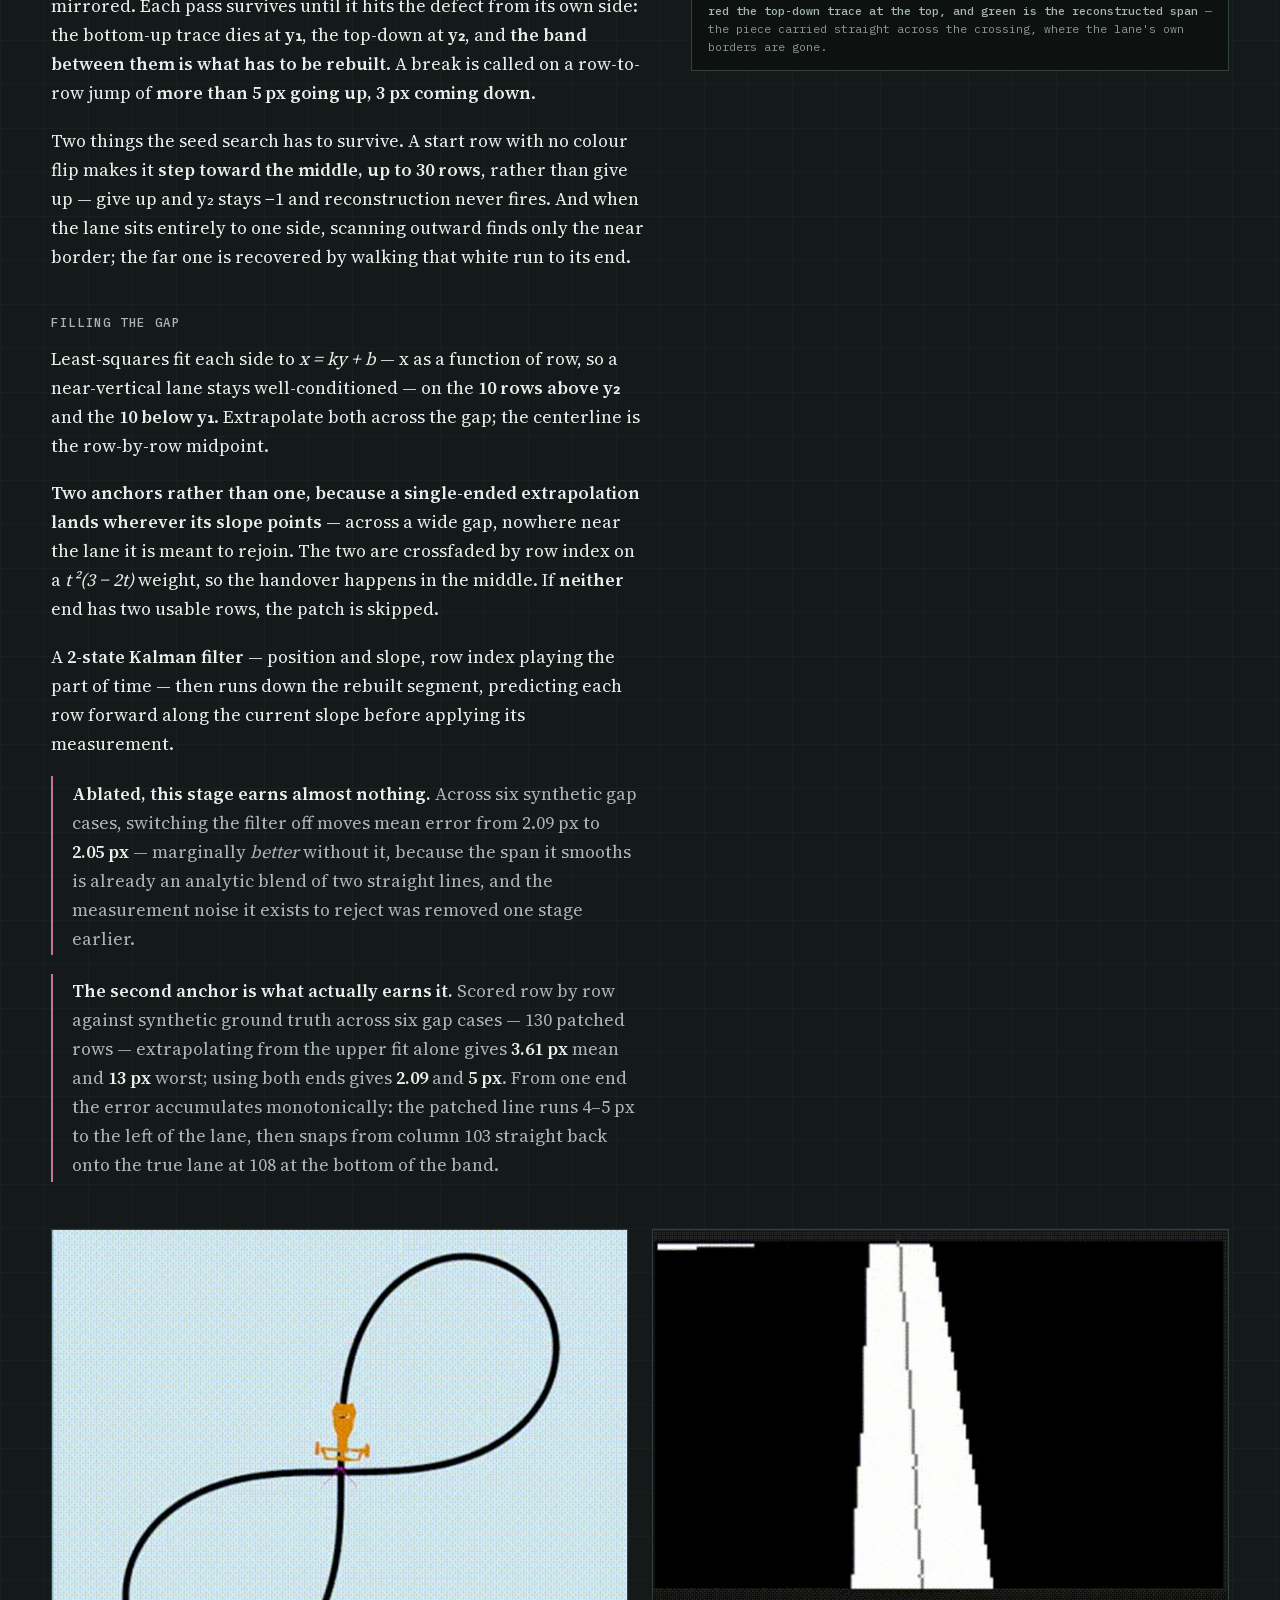
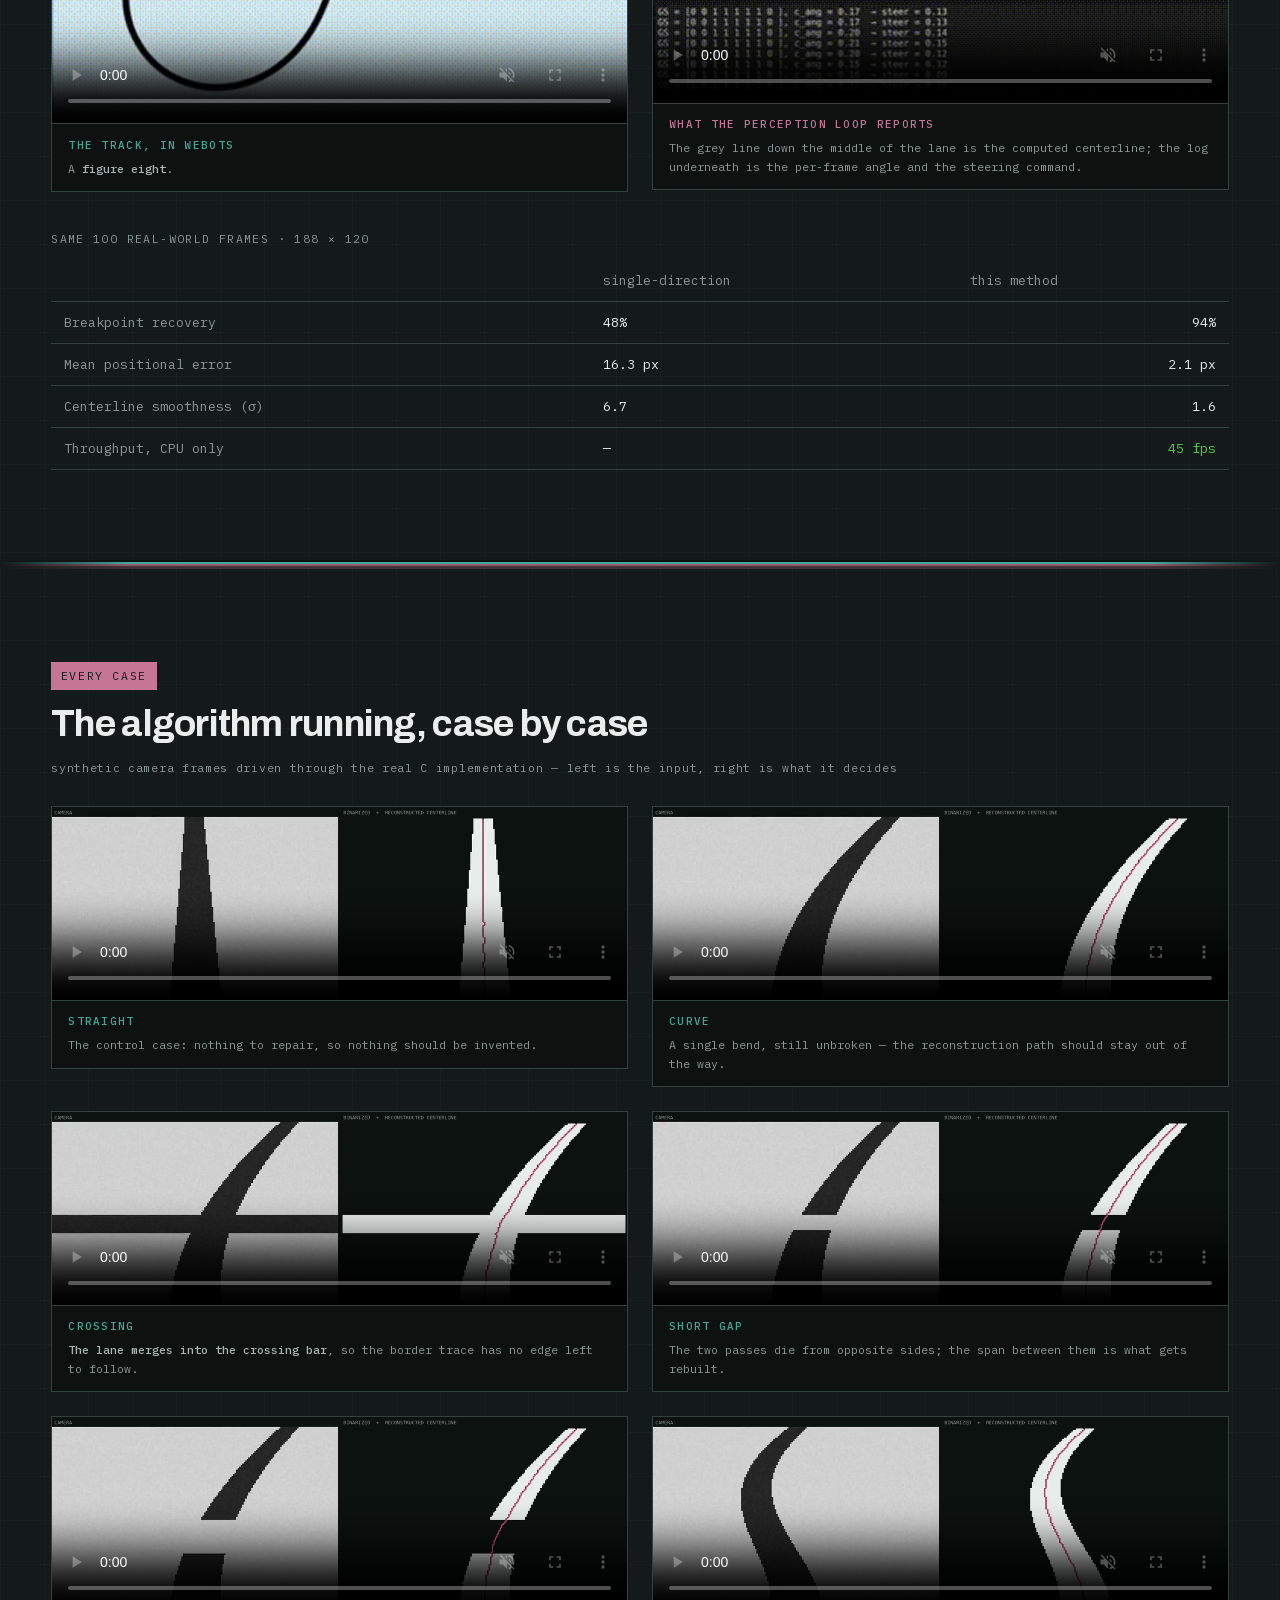
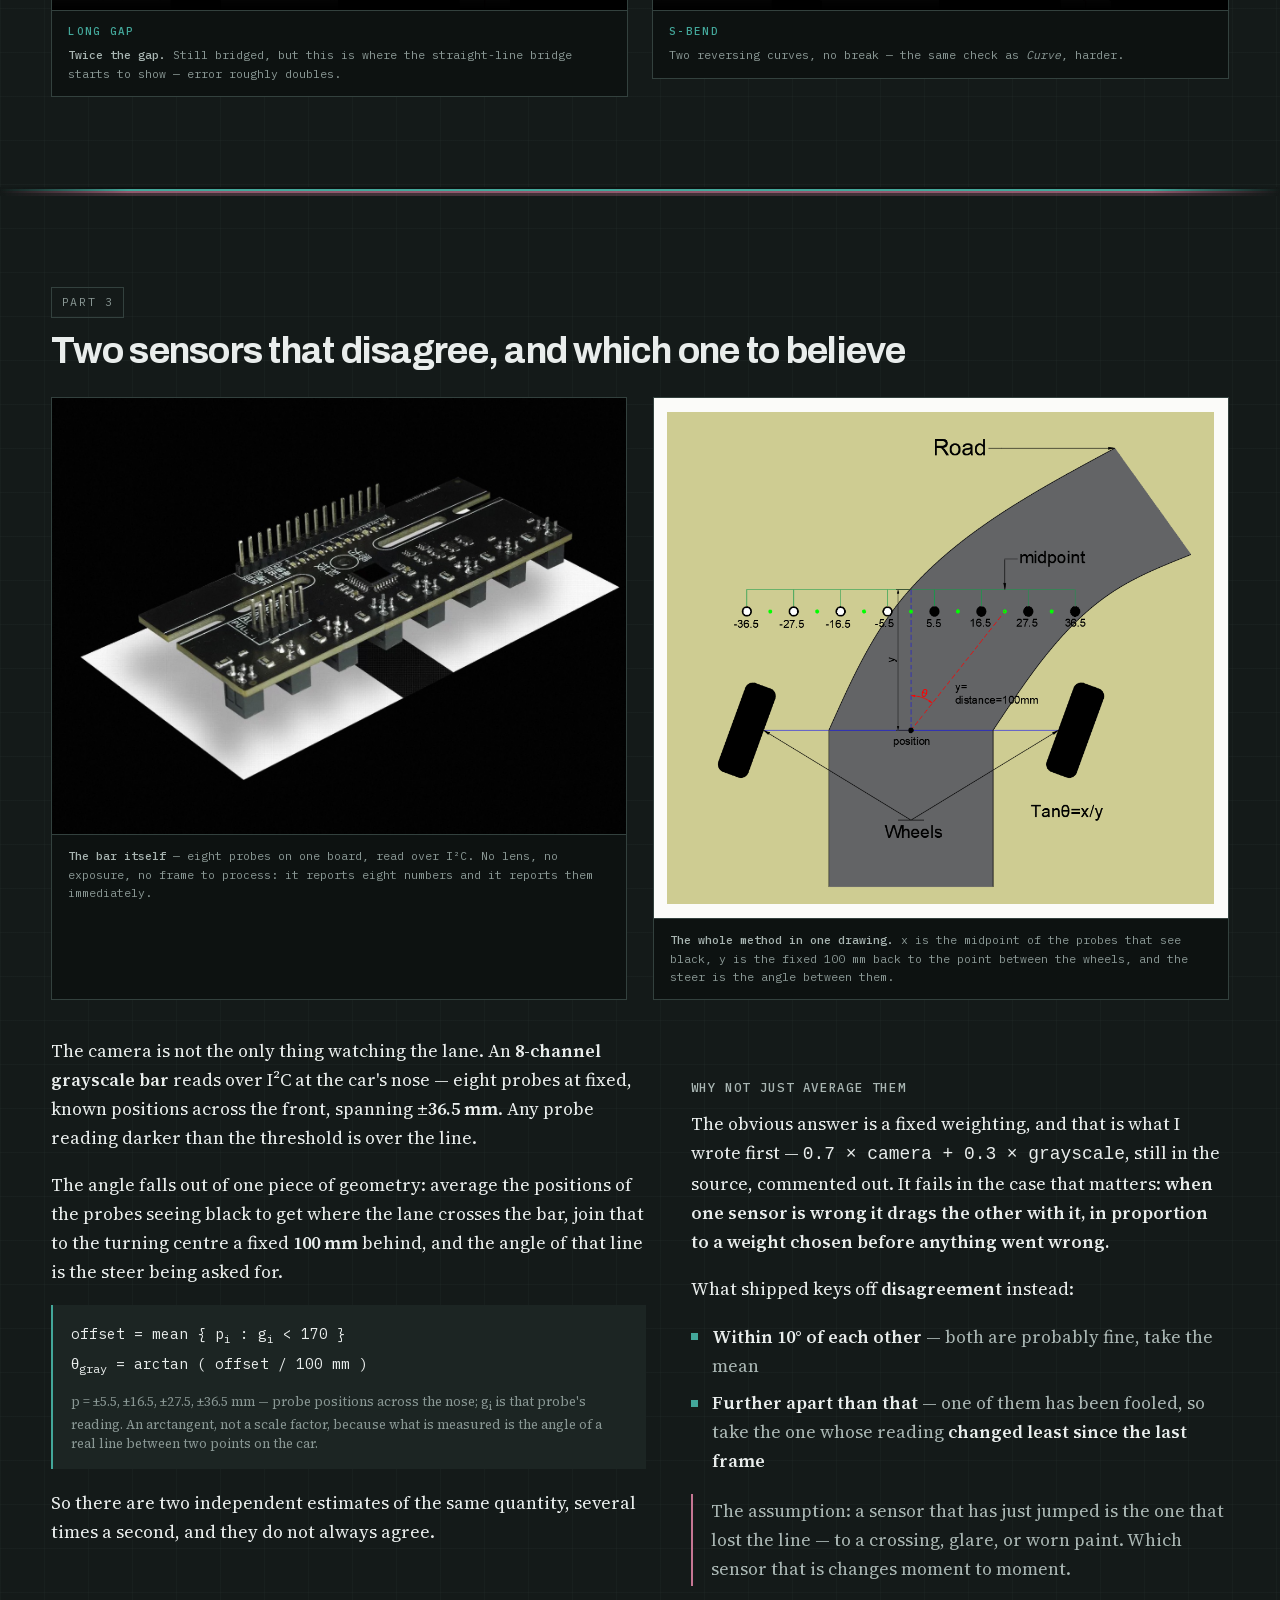
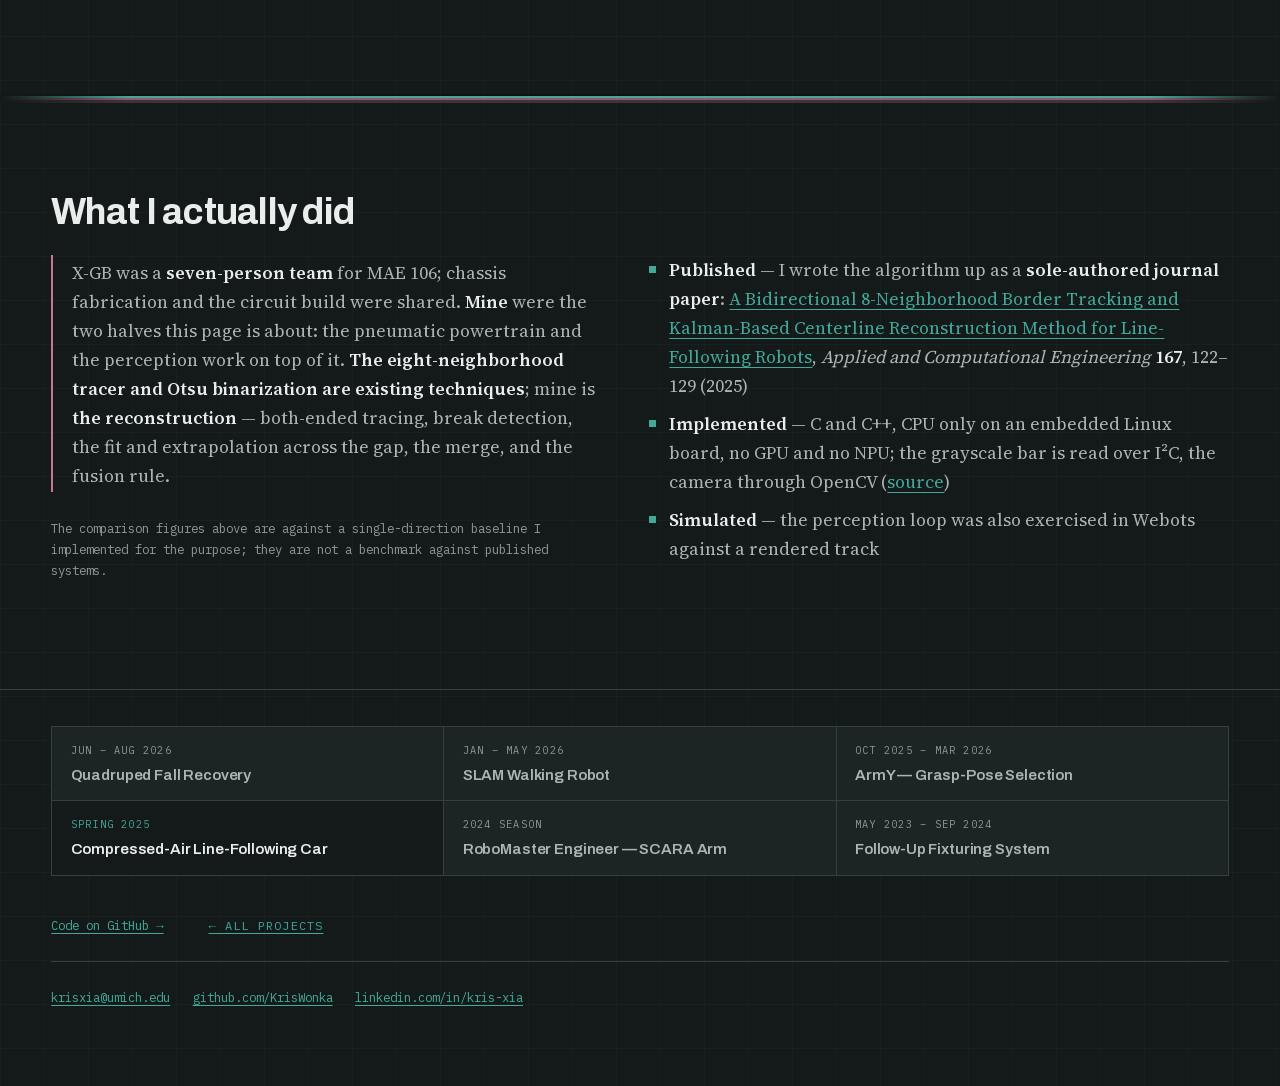
<file: linefollower.html>
<!doctype html>
<html lang="en">
<head>
<meta charset="utf-8">
<meta name="viewport" content="width=device-width, initial-scale=1">
<title>Compressed-Air Line-Following Car — Tian (Kris) Xia</title>
<meta name="description" content="A line-following car with no drive motor: a compressed-air piston engine I designed, and an algorithm that rebuilds the lane the camera cannot see.">
<link rel="canonical" href="https://krisxia.com/linefollower.html">
<link rel="icon" href="favicon.ico" sizes="16x16 32x32 48x48">
<meta name="theme-color" content="#141a19">
<meta property="og:type" content="article">
<meta property="og:site_name" content="Tian (Kris) Xia">
<meta property="og:title" content="Compressed-Air Line-Following Car — Tian (Kris) Xia">
<meta property="og:description" content="A line-following car with no drive motor: a compressed-air piston engine I designed, and an algorithm that rebuilds the lane the camera cannot see.">
<meta property="og:url" content="https://krisxia.com/linefollower.html">
<meta property="og:image" content="https://krisxia.com/assets/og/linefollower.jpg?v=1788221884">
<meta property="og:image:width" content="1200">
<meta property="og:image:height" content="630">
<meta name="twitter:card" content="summary_large_image">
<meta name="twitter:title" content="Compressed-Air Line-Following Car — Tian (Kris) Xia">
<meta name="twitter:description" content="A line-following car with no drive motor: a compressed-air piston engine I designed, and an algorithm that rebuilds the lane the camera cannot see.">
<meta name="twitter:image" content="https://krisxia.com/assets/og/linefollower.jpg?v=1788221884">
<link rel="preload" href="assets/fonts/archivo-600-800-latin.woff2?v=1788221884" as="font" type="font/woff2" crossorigin>
<link rel="preload" href="assets/fonts/source-serif-4-400-600-latin.woff2?v=1788221884" as="font" type="font/woff2" crossorigin>
<link rel="stylesheet" href="style.css?v=1788221890">
</head>
<body>
<a class="skip" href="#main">Skip to content</a>
<nav class="sitenav" aria-label="Projects"><div class="wrap">
  <a href="index.html" class="home">All projects</a>
  <a href="quadruped.html">Quadruped</a>
  <a href="slam.html">SLAM</a>
  <a href="army.html">ArmY</a>
  <a href="linefollower.html" aria-current="page">Air car</a>
  <a href="robomaster.html">RoboMaster</a>
  <a href="fixture.html">Fixture</a>
</div></nav>

<header class="hero">
  <div class="wrap">
    <p class="eyebrow"><b>MAE 106 Mechanical Systems Laboratory</b> · UC Irvine · seven-person team · Spring 2025</p>

    <div class="hero-grid">
      <div>
        <h1>Compressed-Air Line-Following Car</h1>
        <p class="lede">
          A compressed-air piston engine turns the wheels, and a camera and a grayscale sensor have
          to find the lane on their own. I owned both ends of that — <b>the pneumatic powertrain,
          the grayscale sensor, and an
          eight-neighbourhood border tracer run from both ends of the frame</b>, so that a lane broken
          by a crossing or by worn paint still leaves a continuous centerline for the steering angle
          to be measured off.
        </p>
      </div>
      <figure class="hero-fig">
        <img loading="lazy" decoding="async" src="assets/linefollower/car.jpg?v=1788221888" width="917" height="1223"
             style="object-position:center bottom"
             alt="The car on the test track: a low carbon-fiber chassis with a single tall support column, a scooter tire slid over the top of that column serving as the air store, air lines running down it, and a black painted lane curving across the white floor.">
      </figure>
    </div>

    <dl class="specs">
      <div><dt>Distance on one fill</dt><dd>62.3 m<small>measured · 86% of the 72.67 m the air should give</small></dd></div>
      <div><dt>Lane reconstruction</dt><dd>94%<small>100 real-world frames · within 5 px</small></dd></div>
      <div><dt>Vision throughput</dt><dd>45 fps<small>188 × 120, CPU only, no GPU</small></dd></div>
    </dl>
  </div>
</header>

<main id="main">

<hr class="inflation">

<section>
  <div class="wrap">
    <div class="phase-head">
      <span class="phase-tag">Part 1</span>
      <h2>An engine that runs on nothing but stored air</h2>
      <span class="phase-sub">bench test — cylinder, crank, flywheel</span>
    </div>

    <div class="split">
      <figure>
        <video preload="auto" src="assets/linefollower/engine.mp4?v=1788221884" poster="assets/linefollower/engine_poster.jpg?v=1788221884"
               width="1180" height="664"
               autoplay muted loop playsinline controls
               aria-label="Bench test of the pneumatic engine: an air line feeds a small cylinder whose piston drives a connecting rod and crank, spinning a flywheel."></video>
        <figcaption>
          The engine on the bench, off the car. <b>Air in on the left, then piston, connecting rod,
          crank, flywheel on the right</b> — the whole conversion from stored pressure to rotation.
        </figcaption>
      </figure>
      <figure>
        <video preload="none" src="assets/linefollower/cad_reversing.mp4?v=1788221884" poster="assets/linefollower/cad_reversing_poster.jpg?v=1788221884"
               width="640" height="360" playsinline controls
               aria-label="A CAD motion study of the reciprocating engine — cylinder, crosshead, connecting rod and crank — animated through a full cycle."></video>
        <figcaption>
          The same mechanism as a <b>CAD motion study</b> — this is how the geometry was checked
          before anything was cut.
        </figcaption>
      </figure>
    </div>

    <div class="split" style="margin-top:2.4rem">
      <div class="narrow">
        <h3>The air path, end to end</h3>
        <p>
          <b>A 5 L tyre charged to 2 bar is the whole tank.</b> Air passes a
          <strong>2-position 5-port hand-lever valve</strong> mounted directly above the cylinder —
          supply in, two ports out to the cylinder's opposite chambers, two exhausts. Pulling or
          pushing its rod swaps which chamber is pressurized and which is venting.
        </p>
        <p>
          <b>That rod is not left to a hand.</b> A bracket ties it to the piston rod, so the piston's
          own travel drags the valve across at the end of each stroke and reverses the air path on
          itself. <b>The cylinder reciprocates unattended, and the eccentric turns.</b>
        </p>
        <p>
          The cylinder is <strong>20 mm bore × 45 mm stroke</strong>. Its piston drives a connecting
          rod and crank, and the crank drives the wheel through a <strong>2GT belt on two 60-tooth
          pulleys — 1:1</strong>, chosen for the tooth profile because backlash here shows up as lost
          stroke. <b>One full out-and-back cycle turns the wheel exactly once.</b>
        </p>

      </div>

      <div class="narrow">
        <h3>What it actually returned</h3>
        <p>
          Expanding 5 L from 2 bar down to 0.3 bar through that cylinder, against a 10 cm wheel,
          works out to <strong>72.67 m</strong>. The car ran <strong>62.3 m</strong>.
        </p>

        <h3>The rest of the chassis</h3>
        <ul class="plain">
          <li><b>A single column carrying the tyre, not four</b> — the load goes down one centered
            path, which cut mass and left the deck clear for the air lines</li>
          <li><b>Parallelogram steering</b> — a servo at the center of the chassis drives both front
            wheels through a parallelogram linkage</li>
          <li><b>Carbon-fiber deck</b>, cut with large openings — the car has to move on a fixed and
            very small energy budget, so every gram is a meter</li>
        </ul>
      </div>
    </div>
  </div>
</section>

<hr class="inflation">

<section>
  <div class="wrap">
    <div class="phase-head">
      <span class="phase-tag alt">Part 2</span>
      <h2>Rebuilding the lane where it disappears</h2>
      <span class="phase-sub">bidirectional 8-neighborhood tracing · Kalman-smoothed reconstruction</span>
    </div>

    <figure>
      <video preload="none" src="assets/linefollower/track.mp4?v=1788221884" poster="assets/linefollower/track_poster.jpg?v=1788221888"
             width="1180" height="664" playsinline controls
             aria-label="The car driving itself around a black painted lane on a white lab floor, following the curve unaided."></video>
      <figcaption>
        The <b>RealSense</b> is clamped to the chassis at wheel height in a ring bracket, angled down
        at the floor ahead.
      </figcaption>
    </figure>

    <div class="split" style="margin-top:2.4rem">
      <div class="narrow">
        <h3>The problem, and the result</h3>
        <p>
          The centerline is one pixel per row, and the steering angle is the mean of those over the
          <b>bottom 15 rows</b>, at about 0.4° per pixel — fifteen pixels are the only thing the car
          steers on. And a lane is not continuous: crossings break it by design, worn paint by
          accident.
        </p>
        <p>
          A conventional tracer, walking upward from the bottom, stops at the first break. Worse, when the break
          sits low the pass never gets going and the centerline collapses to a vertical line down the
          middle — which the angle calculation reads as <b>a perfectly straight road</b>, at the
          moment the car is on a broken one.
        </p>
        <p>
          On the right is the whole point of the method, before any of the mechanism: frames that a
          single-direction tracer gives up on, and <b>the centerline carried straight across the
          crossing</b>.
        </p>

        <h3>Getting a clean binary first</h3>
        <p>
          Grayscale frame, <strong>5 × 5 Gaussian blur</strong>, histogram equalization, then
          <strong>Otsu's method</strong> — plus a hand-tunable bias on top of Otsu's answer. Raising
          it closes gaps, lowering it sharpens the lane but lets noise in. <b>That one knob does most
          of the work of adapting to a new floor.</b>
        </p>
      </div>

      <figure class="paper">
        <img src="assets/linefollower/fig_crossings.jpg?v=1788221888" width="506" height="581" loading="lazy"
             alt="Four rows, two columns. Left: original grayscale frames — the top one a clean uninterrupted lane as the control case, the three below it cut through by a crossing. Right: the same frames binarized, with a thin centerline running continuously across each break.">
        <figcaption>
          <b>Left, what the camera sees. Right, what comes out.</b> Top row is the control case,
          the three below it are crossings — the case the method was written for.
        </figcaption>
      </figure>
    </div>

    <figure style="margin-top:2.4rem">
      <img src="assets/linefollower/fig_rerun.jpg?v=1788221888" width="2271" height="720" loading="lazy"
           alt="Left: the original frame in which the lane has worn away into two separate patches with a wide gap between them. Right: the algorithm's own binarized view of the same frame, with the reconstructed centerline drawn in pink running down the upper patch, across the gap, and on down the lower patch.">
      <figcaption>
        A harder case: the lane is <b>worn through</b>, leaving two patches and nothing between.
        <b>Left the frame, right the binarization</b>, reconstructed centerline in pink — traced down
        the upper patch, carried across, picked up again below.
      </figcaption>
    </figure>

    

    <div class="split" style="margin-top:2.4rem">
      <div class="narrow">
        <h3>Walking the border, twice</h3>
        <p class="scope">
          <b>The tracer itself is not mine.</b> Eight-neighborhood border following is a standard
          technique, and so is the Otsu binarization in front of it. What follows is what I built on
          top of them.
        </p>
        <p>
          From the <b>center of the bottom row</b>, walk outward until the color flips — one seed on
          the lane's left edge, one on its right. From each, the tracker scans the eight neighbors in
          a fixed rotation, and
          every time the scan crosses into white the last black pixel becomes the next seed.
          <b>Run once, it stops dead at the first break.</b>
        </p>
        <p>
          So <b>the same routine runs again from the top down</b>, rotations mirrored. Each pass
          survives until it hits the defect from its own side: the bottom-up trace dies at
          <strong>y₁</strong>, the top-down at <strong>y₂</strong>, and <b>the band between them is
          what has to be rebuilt</b>. A break is called on a row-to-row jump of <b>more than 5 px
          going up, 3 px coming down</b>.
        </p>
        <p>
          Two things the seed search has to survive. A start row with no colour flip makes it
          <b>step toward the middle, up to 30 rows</b>, rather than give up — give up and y₂ stays
          &minus;1 and reconstruction never fires. And when the lane sits entirely to one side,
          scanning outward finds only the near border; the far one is recovered by walking that white
          run to its end.
        </p>

        <h3>Filling the gap</h3>
        <p>
          Least-squares fit each side to <em>x = ky + b</em> — x as a function of row, so a
          near-vertical lane stays well-conditioned — on the <strong>10 rows above y₂</strong> and the
          <strong>10 below y₁</strong>. Extrapolate both across the gap; the centerline is the
          row-by-row midpoint.
        </p>
        <p>
          <b>Two anchors rather than one, because a single-ended extrapolation lands wherever its
          slope points</b> — across a wide gap, nowhere near the lane it is meant to rejoin. The two
          are crossfaded by row index on a <em>t&thinsp;²(3&nbsp;&minus;&nbsp;2t)</em> weight, so the
          handover happens in the middle. If <b>neither</b> end has two usable rows, the patch is
          skipped.
        </p>
        <p>
          A <strong>2-state Kalman filter</strong> — position and slope, row index playing the part
          of time — then runs down the rebuilt segment, predicting each row forward along the current
          slope before applying its measurement.
        </p>
        <p class="scope">
          <b>Ablated, this stage earns almost nothing.</b> Across six synthetic gap cases, switching
          the filter off moves mean error from 2.09&nbsp;px to <b>2.05&nbsp;px</b> — marginally
          <em>better</em> without it, because the span it smooths is already an analytic blend of two
          straight lines, and the measurement noise it exists to reject was removed one stage earlier.
        </p>
        <p class="scope">
          <b>The second anchor is what actually earns it.</b> Scored row by row against synthetic
          ground truth across six gap cases — 130 patched rows — extrapolating from the upper fit
          alone gives <b>3.61&nbsp;px</b> mean and <b>13&nbsp;px</b> worst; using both ends gives
          <b>2.09</b> and <b>5&nbsp;px</b>. From one end the error accumulates monotonically: the
          patched line runs 4–5&nbsp;px to the left of the lane, then snaps from column 103 straight
          back onto the true lane at 108 at the bottom of the band.
        </p>
              </div>

      <div class="stick-col">
       <div class="stick">
        <figure class="paper" style="margin-top:0">
          <img src="assets/linefollower/fig_merge.jpg?v=1788221888" width="1071" height="686" loading="lazy"
               alt="A binarized X-shaped junction with the extracted centerline drawn in three colours: blue below the break, green carried across the reconstructed span, red above it.">
          <figcaption>
            The three bands, color-coded. <b>Blue is the bottom-up trace at the bottom, red the
            top-down trace at the top, and green is the reconstructed span</b> — the piece carried
            straight across the crossing, where the lane's own borders are gone.
          </figcaption>
        </figure>
               </div>
      </div>
    </div>

    <div class="plate">
      <figure>
        <video src="assets/linefollower/sim_webots.mp4?v=1788221884" poster="assets/linefollower/sim_webots_poster.jpg?v=1788221884"
               width="900" height="772"
               autoplay muted loop playsinline preload="metadata"
               aria-label="A Webots simulation of the car driving a figure-eight track."></video>
        <figcaption>
          <b class="surface">The track, in Webots</b>
          A <b>figure eight</b>.
        </figcaption>
      </figure>
      <figure>
        <video src="assets/linefollower/sim_vision.mp4?v=1788221884" poster="assets/linefollower/sim_vision_poster.jpg?v=1788221884"
               width="900" height="740"
               autoplay muted loop playsinline preload="metadata"
               aria-label="The binarized camera view with the traced centerline drawn down the lane, over a log printing the sensor array, the computed angle and the steering command."></video>
        <figcaption>
          <b class="surface warm">What the perception loop reports</b>
          The grey line down the middle of the lane is the computed centerline; the log underneath is
          the per-frame angle and the steering command.
        </figcaption>
      </figure>
    </div>

    <div style="margin-top:2.4rem">
      <table>
        <caption>Same 100 real-world frames · 188 × 120</caption>
        <thead>
          <tr><th scope="col"><span class="visually-hidden">Metric</span></th><th scope="col">single-direction</th><th scope="col">this method</th></tr>
        </thead>
        <tbody>
          <tr><th scope="row">Breakpoint recovery</th><td>48%</td><td>94%</td></tr>
          <tr><th scope="row">Mean positional error</th><td>16.3 px</td><td>2.1 px</td></tr>
          <tr><th scope="row">Centerline smoothness (σ)</th><td>6.7</td><td>1.6</td></tr>
          <tr class="pass"><th scope="row">Throughput, CPU only</th><td>—</td><td>45 fps</td></tr>
        </tbody>
      </table>
    </div>
  </div>
</section>

<hr class="inflation">

<section>
  <div class="wrap">
    <div class="phase-head">
      <span class="phase-tag alt">Every case</span>
      <h2>The algorithm running, case by case</h2>
      <span class="phase-sub">synthetic camera frames driven through the real C implementation — left is the input, right is what it decides</span>
    </div>

    <div class="plate">
      <figure>
        <video src="assets/linefollower/sim_straight.mp4?v=1788221884" poster="assets/linefollower/sim_straight_poster.jpg?v=1788221884"
               width="1140" height="382"
               autoplay muted loop playsinline preload="metadata"
               aria-label="Straight: a simulated camera view on the left and the binarized frame with the reconstructed centerline on the right."></video>
        <figcaption>
          <b class="surface">Straight</b>
          The control case: nothing to repair, so nothing should be invented.
        </figcaption>
      </figure>
      <figure>
        <video src="assets/linefollower/sim_curve.mp4?v=1788221884" poster="assets/linefollower/sim_curve_poster.jpg?v=1788221884"
               width="1140" height="382"
               autoplay muted loop playsinline preload="metadata"
               aria-label="Curve: a simulated camera view on the left and the binarized frame with the reconstructed centerline on the right."></video>
        <figcaption>
          <b class="surface">Curve</b>
          A single bend, still unbroken — the reconstruction path should stay out of the way.
        </figcaption>
      </figure>
      <figure>
        <video src="assets/linefollower/sim_crossing.mp4?v=1788221884" poster="assets/linefollower/sim_crossing_poster.jpg?v=1788221884"
               width="1140" height="382"
               autoplay muted loop playsinline preload="metadata"
               aria-label="Crossing: a simulated camera view on the left and the binarized frame with the reconstructed centerline on the right."></video>
        <figcaption>
          <b class="surface">Crossing</b>
          <b>The lane merges into the crossing bar</b>, so the border trace has no edge left to follow.
        </figcaption>
      </figure>
      <figure>
        <video src="assets/linefollower/sim_gap_short.mp4?v=1788221884" poster="assets/linefollower/sim_gap_short_poster.jpg?v=1788221884"
               width="1140" height="382"
               autoplay muted loop playsinline preload="metadata"
               aria-label="Short gap: a simulated camera view on the left and the binarized frame with the reconstructed centerline on the right."></video>
        <figcaption>
          <b class="surface">Short gap</b>
          The two passes die from opposite sides; the span between them is what gets rebuilt.
        </figcaption>
      </figure>
      <figure>
        <video src="assets/linefollower/sim_gap_long.mp4?v=1788221884" poster="assets/linefollower/sim_gap_long_poster.jpg?v=1788221884"
               width="1140" height="382"
               autoplay muted loop playsinline preload="metadata"
               aria-label="Long gap: a simulated camera view on the left and the binarized frame with the reconstructed centerline on the right."></video>
        <figcaption>
          <b class="surface">Long gap</b>
          <b>Twice the gap.</b> Still bridged, but this is where the straight-line bridge starts to show — error roughly doubles.
        </figcaption>
      </figure>
      <figure>
        <video src="assets/linefollower/sim_scurve.mp4?v=1788221884" poster="assets/linefollower/sim_scurve_poster.jpg?v=1788221884"
               width="1140" height="382"
               autoplay muted loop playsinline preload="metadata"
               aria-label="S-bend: a simulated camera view on the left and the binarized frame with the reconstructed centerline on the right."></video>
        <figcaption>
          <b class="surface">S-bend</b>
          Two reversing curves, no break — the same check as <em>Curve</em>, harder.
        </figcaption>
      </figure>
    </div>

      </div>
</section>

<hr class="inflation">

<section>
  <div class="wrap">
    <div class="phase-head">
      <span class="phase-tag plain">Part 3</span>
      <h2>Two sensors that disagree, and which one to believe</h2>
    </div>

    <div class="compare" style="margin:0 0 2.2rem">
      <figure>
        <img loading="lazy" decoding="async" src="assets/linefollower/gray_sensor.jpg?v=1788221884"
             width="1320" height="1001"
             alt="The grayscale sensor board photographed at an angle over a black-and-white boundary: one long PCB with eight downward-facing probe housings in a row along its underside, and an I2C header at one end.">
        <figcaption>
          <b>The bar itself</b> — eight probes on one board, read over I²C. No lens, no exposure, no
          frame to process: it reports eight numbers and it reports them immediately.
        </figcaption>
      </figure>
      <figure class="paper">
        <img loading="lazy" decoding="async" src="assets/linefollower/gray_geometry.png?v=1788221884"
             width="958" height="862"
             alt="Plan view of the car on a curving lane. Eight probes are drawn in a row across the nose at −36.5, −27.5, −16.5, −5.5, 5.5, 16.5, 27.5 and 36.5 mm; the four on the right are filled black because the lane passes under them, and the midpoint of those is marked. A vertical line of length y = 100 mm runs back from the bar to a point between the two wheels, and the angle theta between that line and the line to the midpoint is marked in red, with the relation tan theta = x over y.">
        <figcaption>
          <b>The whole method in one drawing.</b> x is the midpoint of the probes that see black, y
          is the fixed 100 mm back to the point between the wheels, and the steer is the angle
          between them.
        </figcaption>
      </figure>
    </div>
    <div class="split" style="--cols:1.05fr .95fr">
      <div class="narrow">
        <p>
          The camera is not the only thing watching the lane. An <strong>8-channel grayscale bar</strong>
          reads over I²C at the car's nose — eight probes at fixed, known positions across the front,
          spanning <strong>±36.5 mm</strong>. Any probe reading darker than the threshold is over the
          line.
        </p>
        <p>
          The angle falls out of one piece of geometry: average the positions of the probes seeing
          black to get where the lane crosses the bar, join that to the turning centre a fixed
          <strong>100 mm</strong> behind, and the angle of that line is the steer being asked for.
        </p>
        <p class="eq">
          offset = mean { p<sub>i</sub> : g<sub>i</sub> &lt; 170 }<br>
          θ<sub>gray</sub> = arctan ( offset / 100 mm )
          <small>p = ±5.5, ±16.5, ±27.5, ±36.5 mm — probe positions across the nose;
          g<sub>i</sub> is that probe's reading. An arctangent, not a scale factor, because what is
          measured is the angle of a real line between two points on the car.</small>
        </p>

        <p>
          So there are two independent estimates of the same quantity, several times a second, and
          they do not always agree.
        </p>

      </div>

      <div class="narrow">
        <h3>Why not just average them</h3>
        <p>
          The obvious answer is a fixed weighting, and that is what I wrote first —
          <code>0.7 × camera + 0.3 × grayscale</code>, still in the source, commented out. It fails
          in the case that matters: <b>when one sensor is wrong it drags the other with it, in
          proportion to a weight chosen before anything went wrong.</b>
        </p>
        <p>
          What shipped keys off <b>disagreement</b> instead:
        </p>
        <ul class="plain">
          <li><b>Within 10° of each other</b> — both are probably fine, take the mean</li>
          <li><b>Further apart than that</b> — one of them has been fooled, so take the one whose
            reading <b>changed least since the last frame</b></li>
        </ul>
        <p class="scope">
          The assumption: a sensor that has just jumped is the one that lost the line — to a
          crossing, glare, or worn paint. Which sensor that is changes moment to moment.
        </p>
      </div>
    </div>
  </div>
</section>

<hr class="inflation">

<section>
  <div class="wrap">
      <h2>What I actually did</h2>
      <div class="split" style="--cols:1fr 1.05fr;margin-top:1.4rem">
        <div>
        <p class="scope">
      X-GB was a <b>seven-person team</b> for MAE 106; chassis fabrication and the circuit build were
      shared. <b>Mine</b> were the two halves this page is about: the pneumatic powertrain and the
      perception work on top of it. <b>The eight-neighborhood tracer and Otsu binarization are
      existing techniques</b>; mine is <b>the reconstruction</b> — both-ended tracing, break
      detection, the fit and extrapolation across the gap, the merge, and the fusion rule.
    </p>
        <p class="note">The comparison figures above are against a single-direction baseline I implemented for the
      purpose; they are not a benchmark against published systems.</p>
        </div>
        <div>
        <ul class="plain">
      <li><b>Published</b> — I wrote the algorithm up as a <b>sole-authored journal paper</b>:
        <a href="https://doi.org/10.54254/2755-2721/2025.GL25448">A Bidirectional 8-Neighborhood
        Border Tracking and Kalman-Based Centerline Reconstruction Method for Line-Following
        Robots</a>, <em>Applied and Computational Engineering</em> <b>167</b>, 122–129 (2025)</li>
      <li><b>Implemented</b> — C and C++, CPU only on an embedded Linux board, no GPU and no NPU;
        the grayscale bar is read over I²C, the camera through OpenCV
        (<a href="https://github.com/KrisWonka/line-following-car">source</a>)</li>
      <li><b>Simulated</b> — the perception loop was also exercised in Webots against a rendered track</li>
    </ul>
        </div>
      </div>
    </div>
</section>

</main>

<footer>
  <div class="wrap">
      <nav class="footnav" aria-label="All projects">
        <a href="quadruped.html"><span class="fn-when">Jun – Aug 2026</span><span class="fn-title">Quadruped Fall Recovery</span></a>
        <a href="slam.html"><span class="fn-when">Jan – May 2026</span><span class="fn-title">SLAM Walking Robot</span></a>
        <a href="army.html"><span class="fn-when">Oct 2025 – Mar 2026</span><span class="fn-title">ArmY — Grasp-Pose Selection</span></a>
        <span class="here" aria-current="page"><span class="fn-when">Spring 2025</span><span class="fn-title">Compressed-Air Line-Following Car</span></span>
        <a href="robomaster.html"><span class="fn-when">2024 season</span><span class="fn-title">RoboMaster Engineer — SCARA Arm</span></a>
        <a href="fixture.html"><span class="fn-when">May 2023 – Sep 2024</span><span class="fn-title">Follow-Up Fixturing System</span></a>
      </nav>
      <div class="footer-end">
        <a href="https://github.com/KrisWonka/line-following-car">Code on GitHub →</a>
        <a href="index.html" class="back">← All projects</a>
      </div>
      <p class="footer-contact">
      <a href="mailto:krisxia@umich.edu">krisxia@umich.edu</a>
      <a href="https://github.com/KrisWonka">github.com/KrisWonka</a>
      <a href="https://www.linkedin.com/in/kris-xia">linkedin.com/in/kris-xia</a>
    </p>

  </div>
</footer>

<script>
// 一页里自动播放的视频一多，浏览器就会拒绝其中一部分。改成滚到视野里才播、
// 离开就暂停：既绕开这个限制，也省掉看不见的解码开销。
(function () {
  var vids = [].slice.call(document.querySelectorAll('video[autoplay]'));
  if (!vids.length) return;
  var reduce = window.matchMedia && window.matchMedia('(prefers-reduced-motion: reduce)').matches;
  vids.forEach(function (v) { v.removeAttribute('autoplay'); v.pause(); });
  if (reduce) { vids.forEach(function (v) { v.setAttribute('controls', ''); }); return; }
  if (!('IntersectionObserver' in window)) { vids.forEach(function (v) { v.play().catch(function(){}); }); return; }
  var io = new IntersectionObserver(function (entries) {
    entries.forEach(function (e) {
      if (e.isIntersecting) { e.target.play().catch(function () { e.target.setAttribute('controls', ''); }); }
      else { e.target.pause(); }
    });
  }, { rootMargin: '200px 0px', threshold: 0.15 });
  vids.forEach(function (v) { io.observe(v); });
})();
</script>
</body>
</html>
</file>
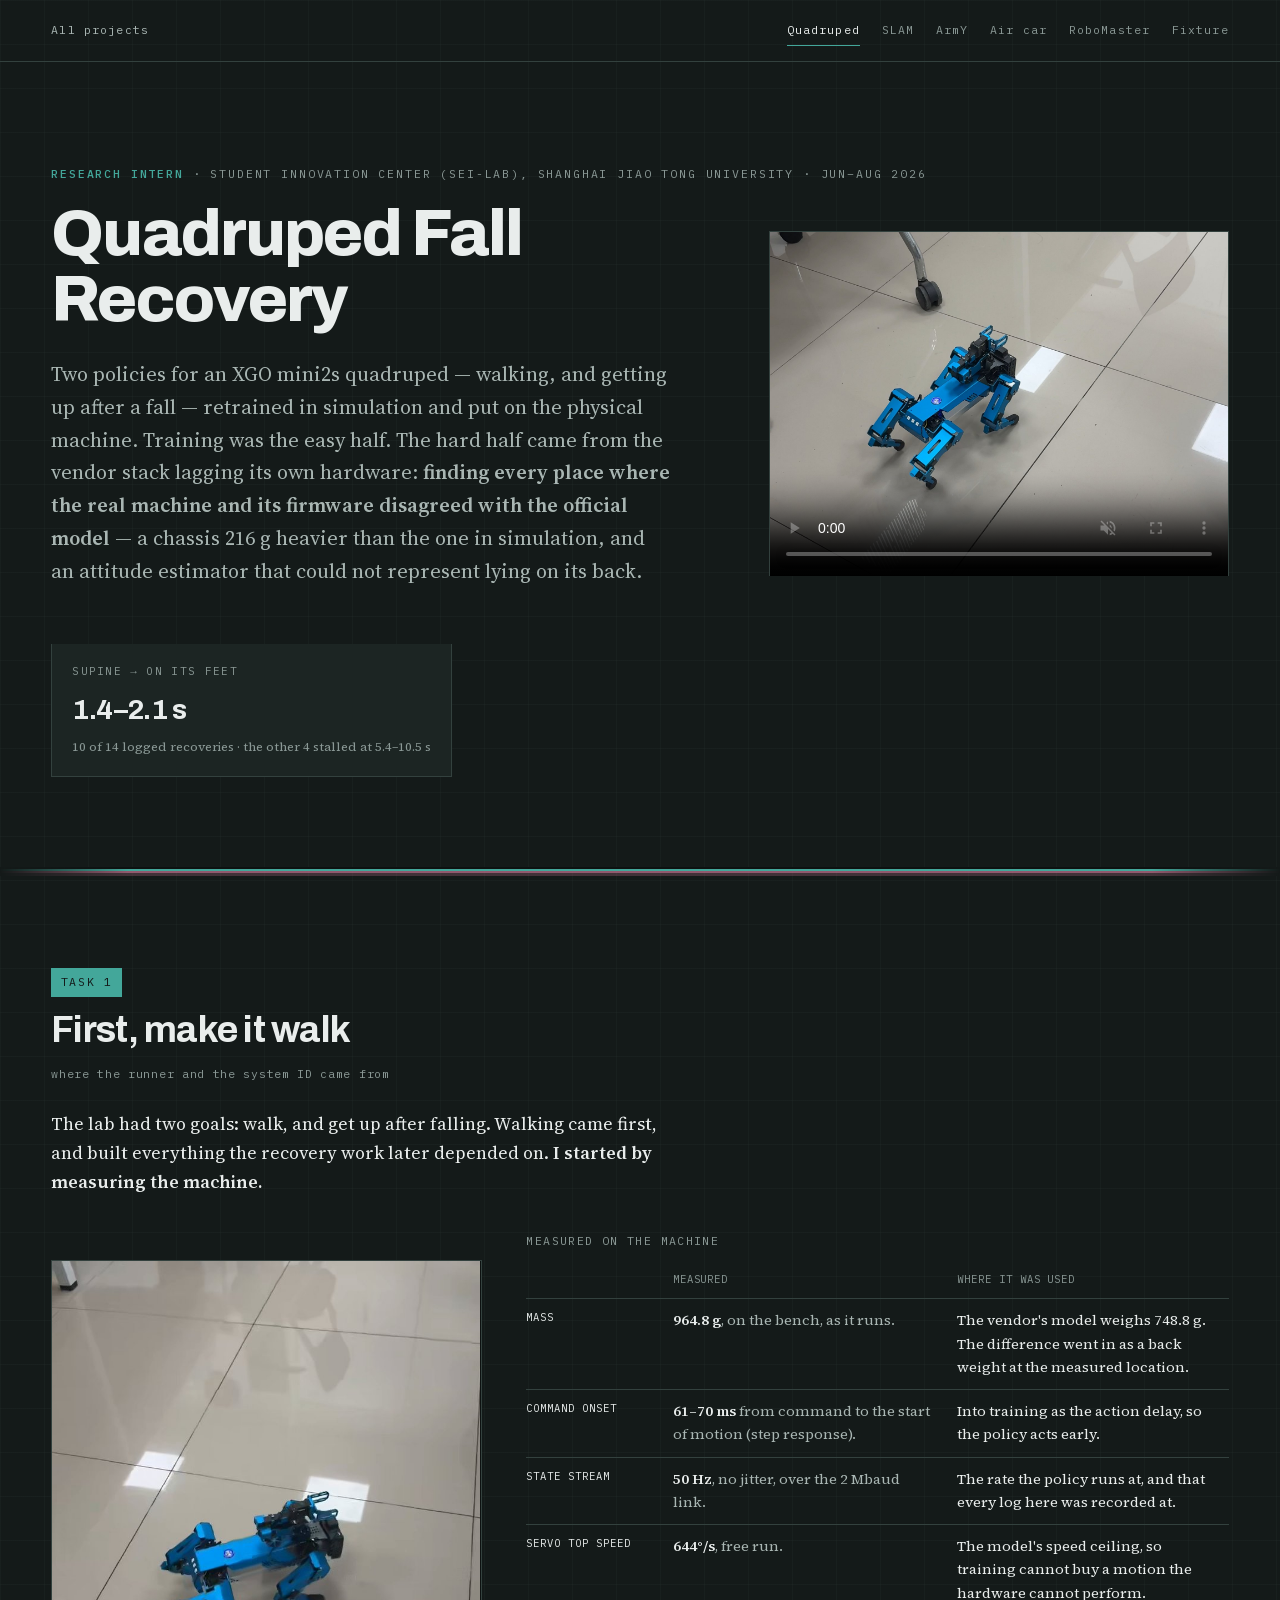
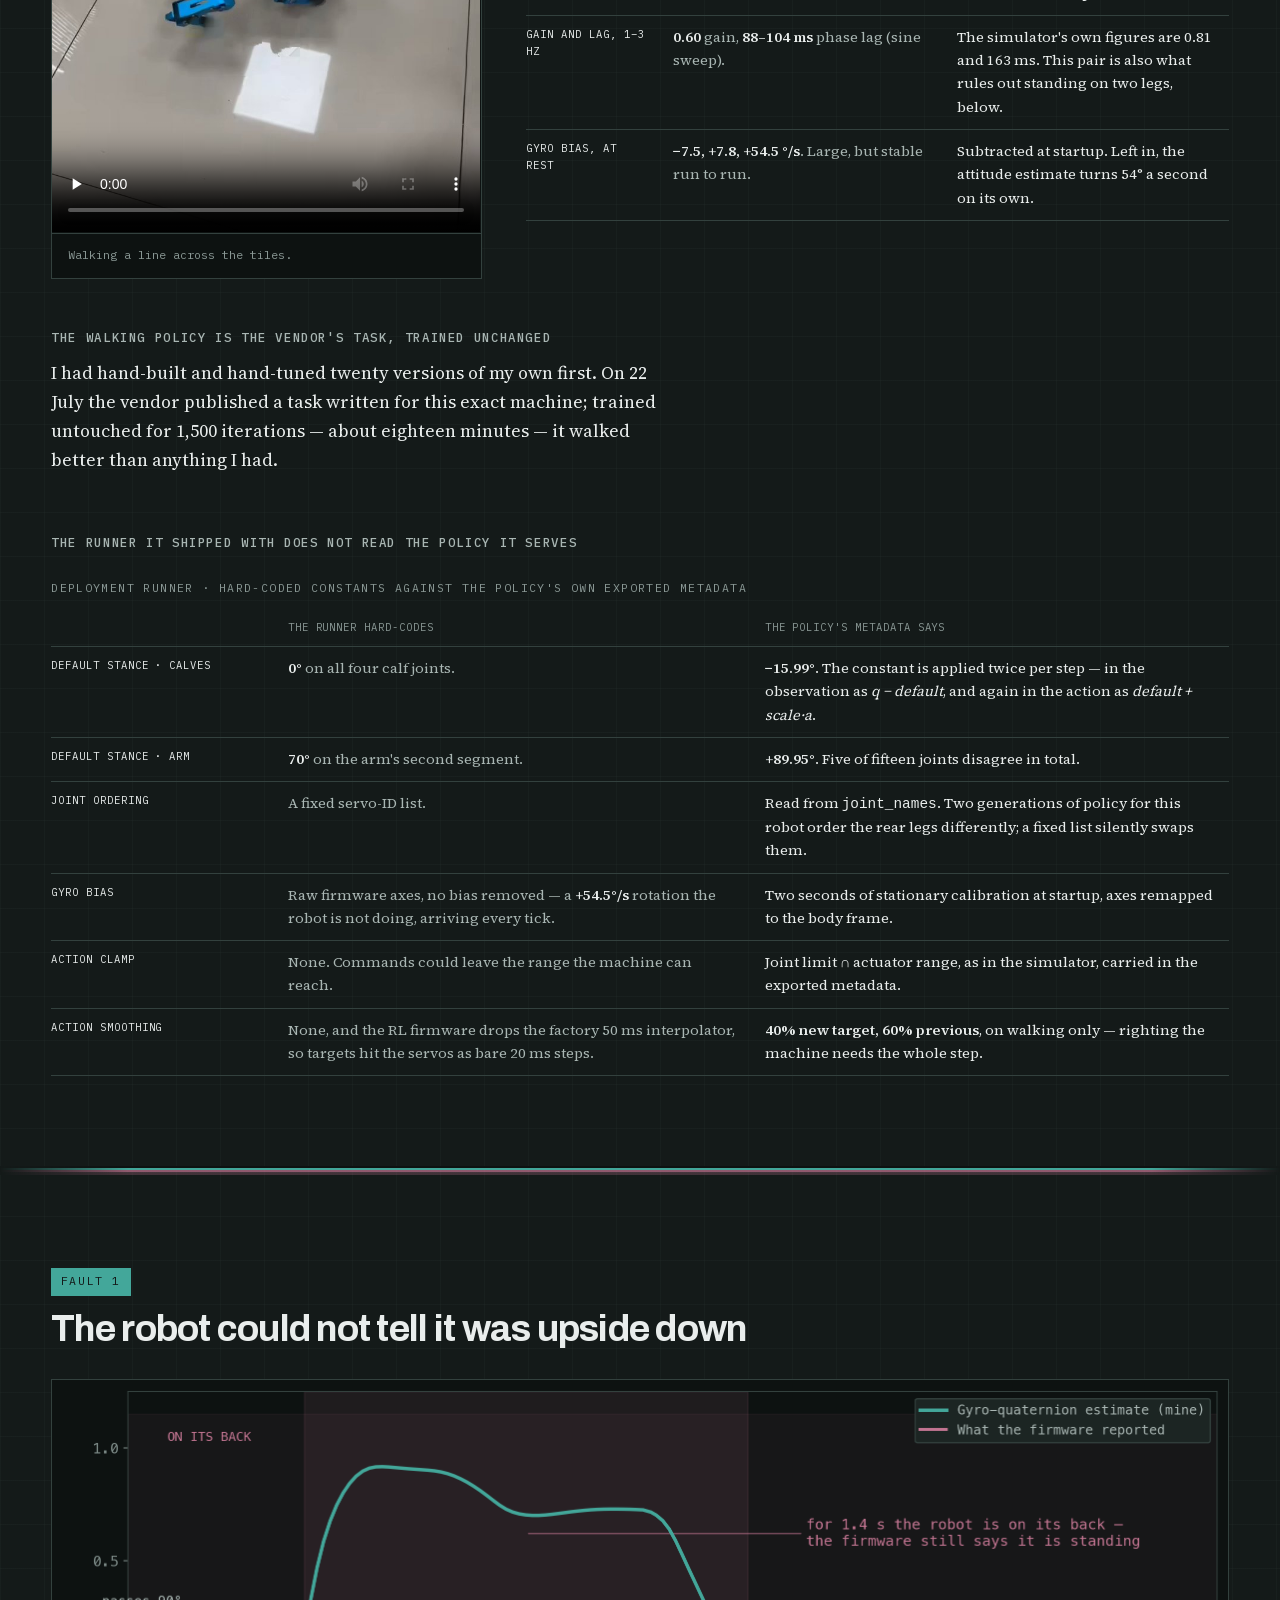
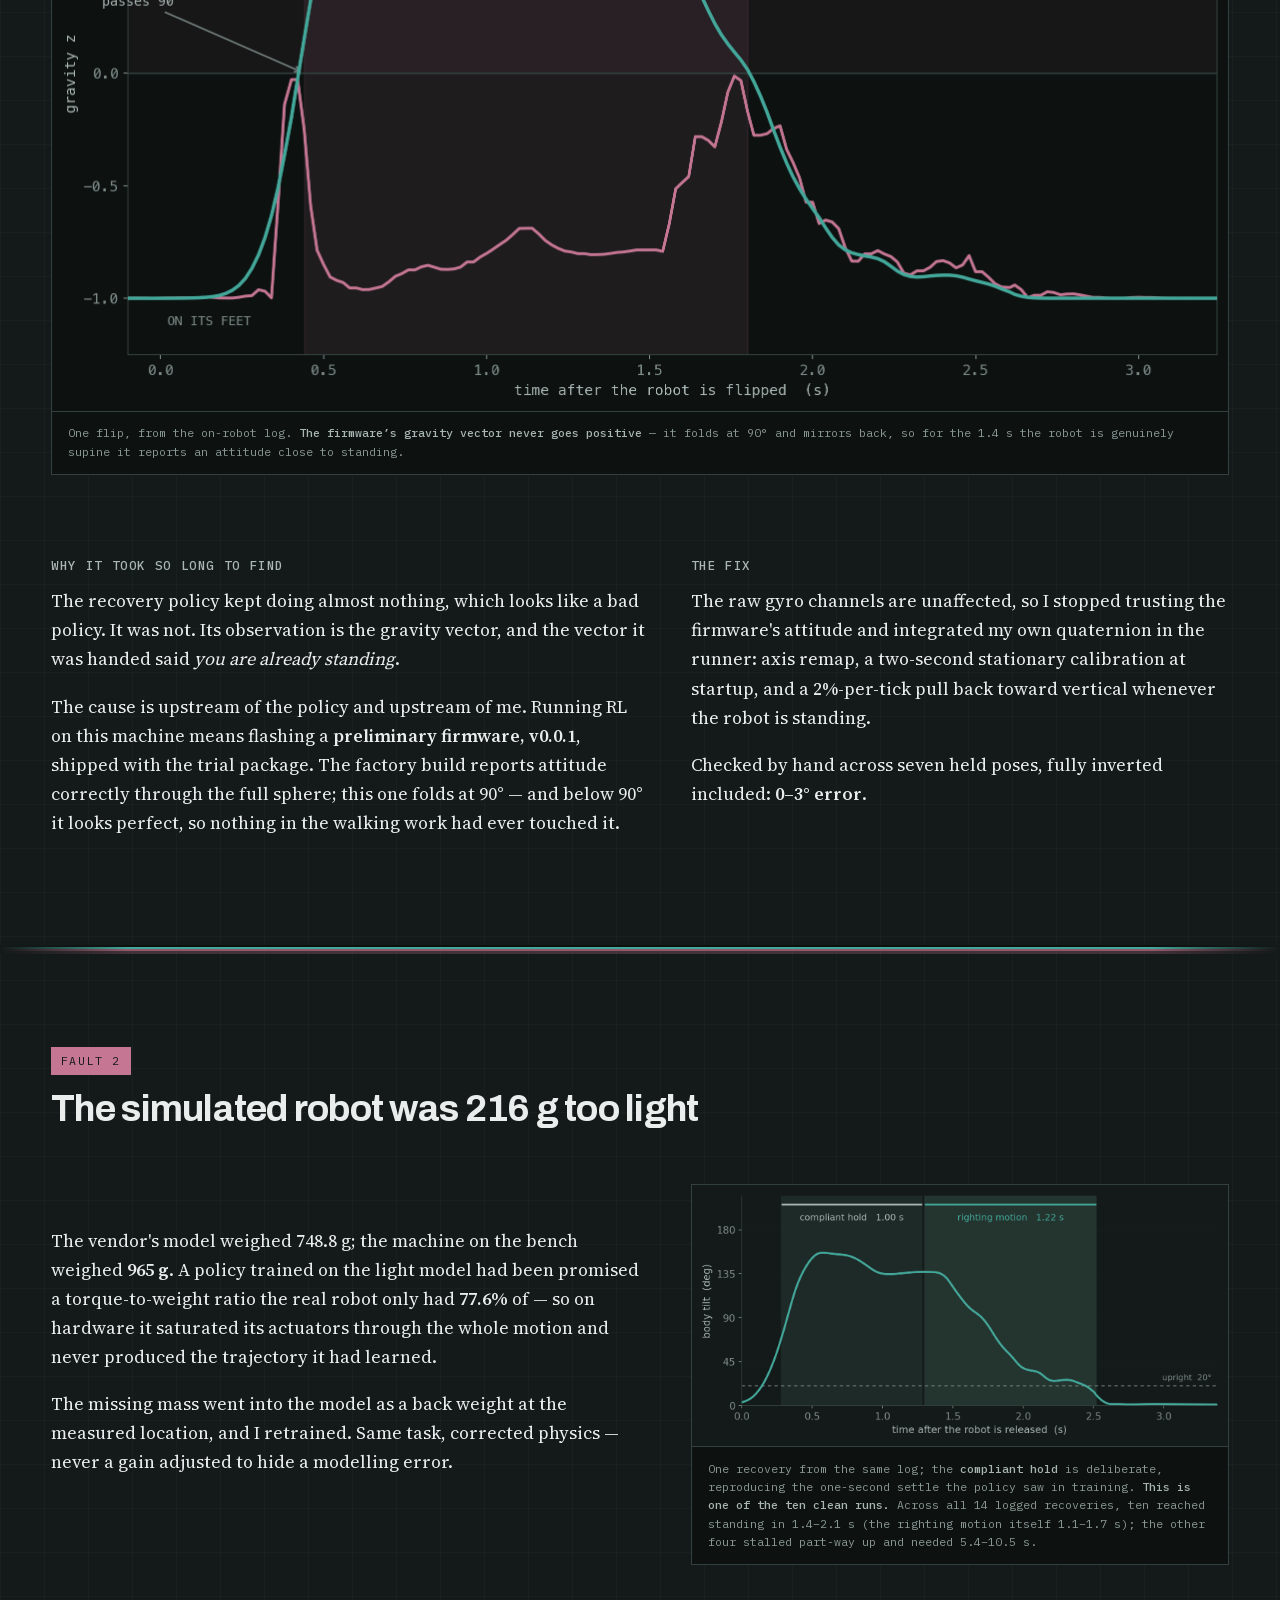
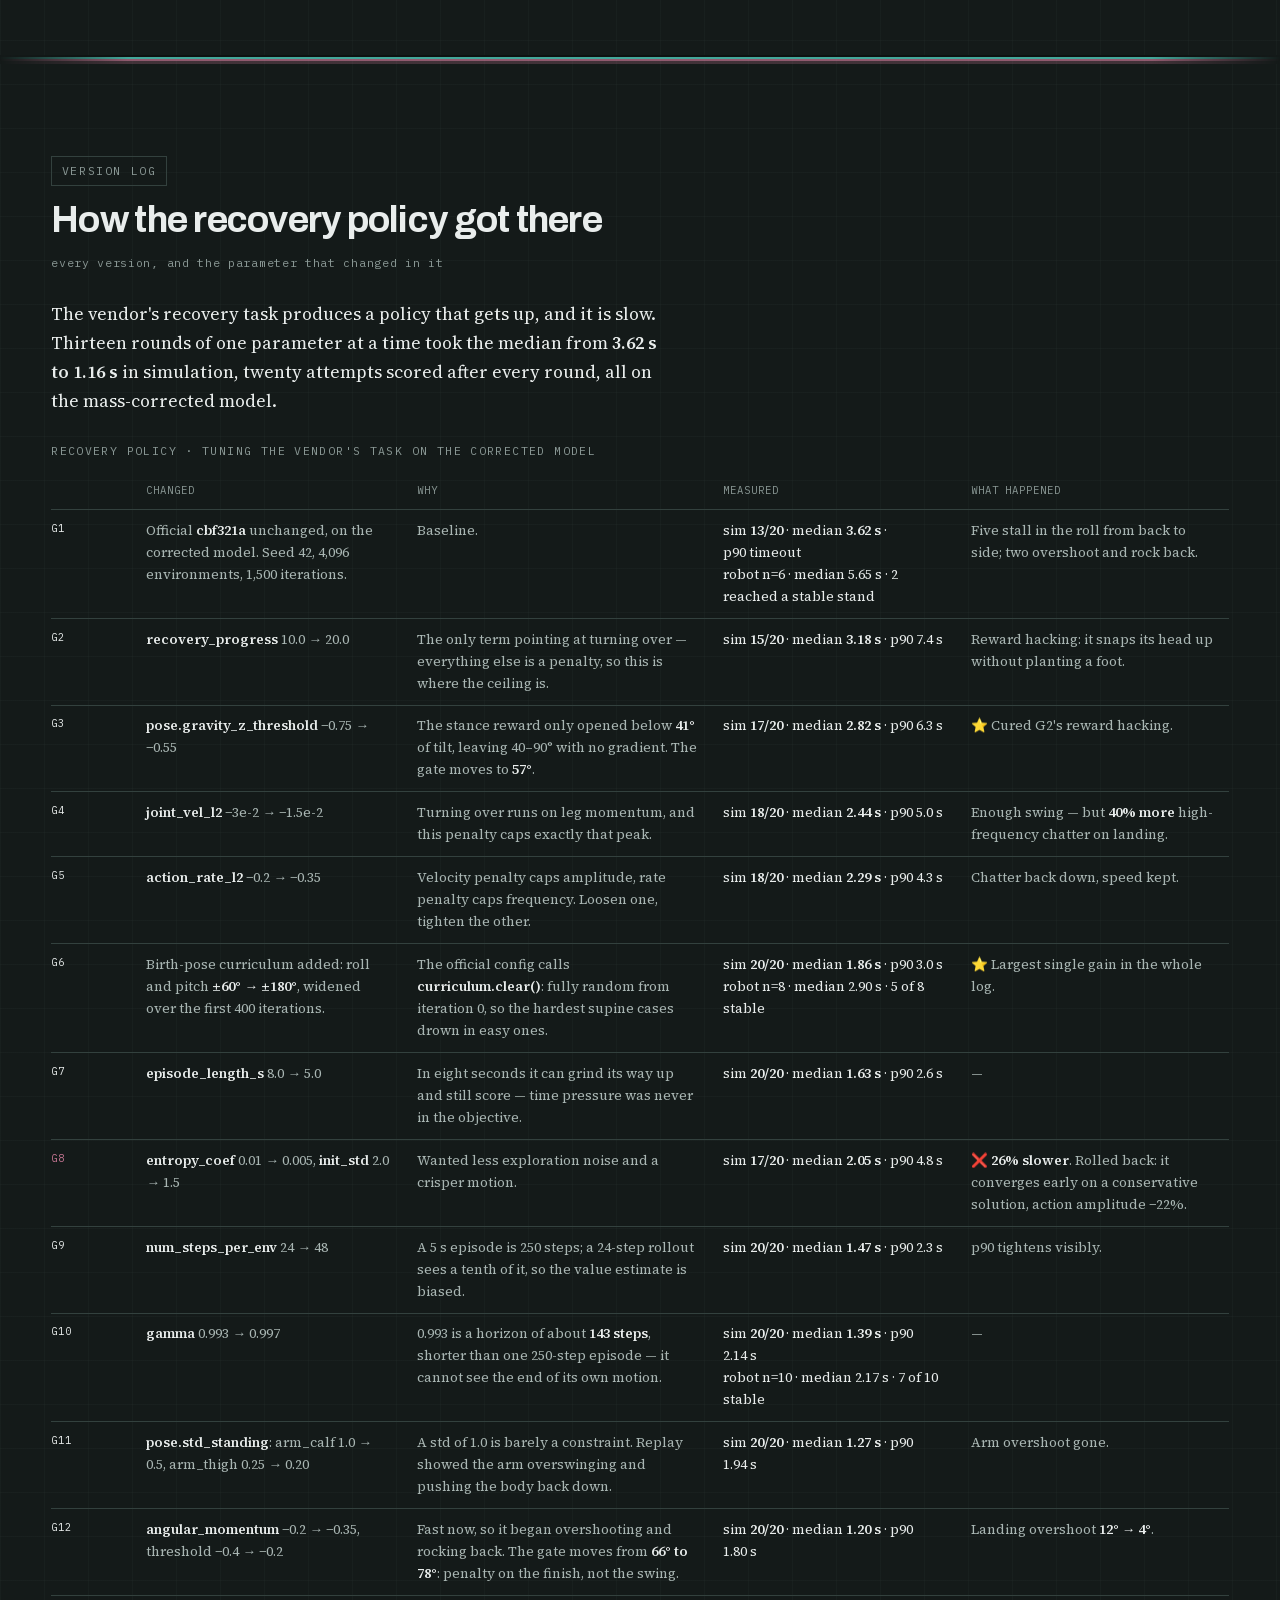
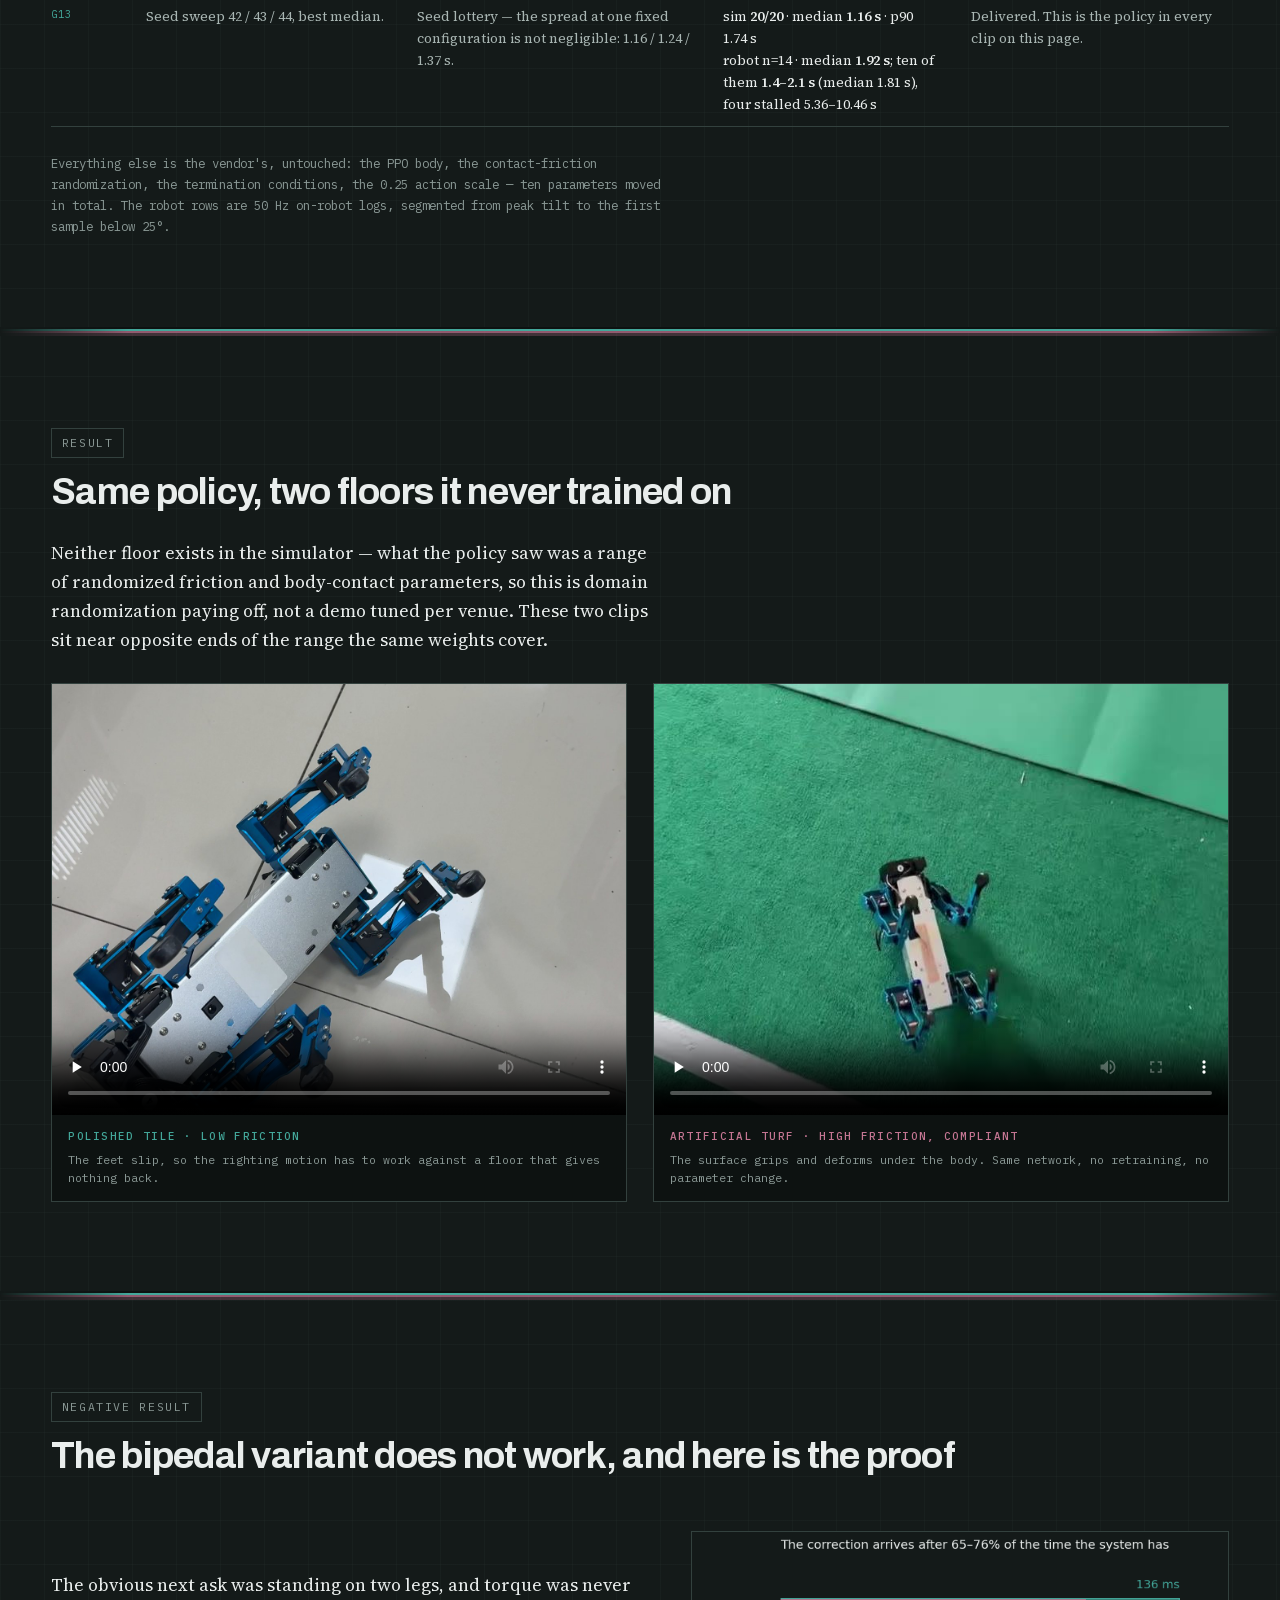
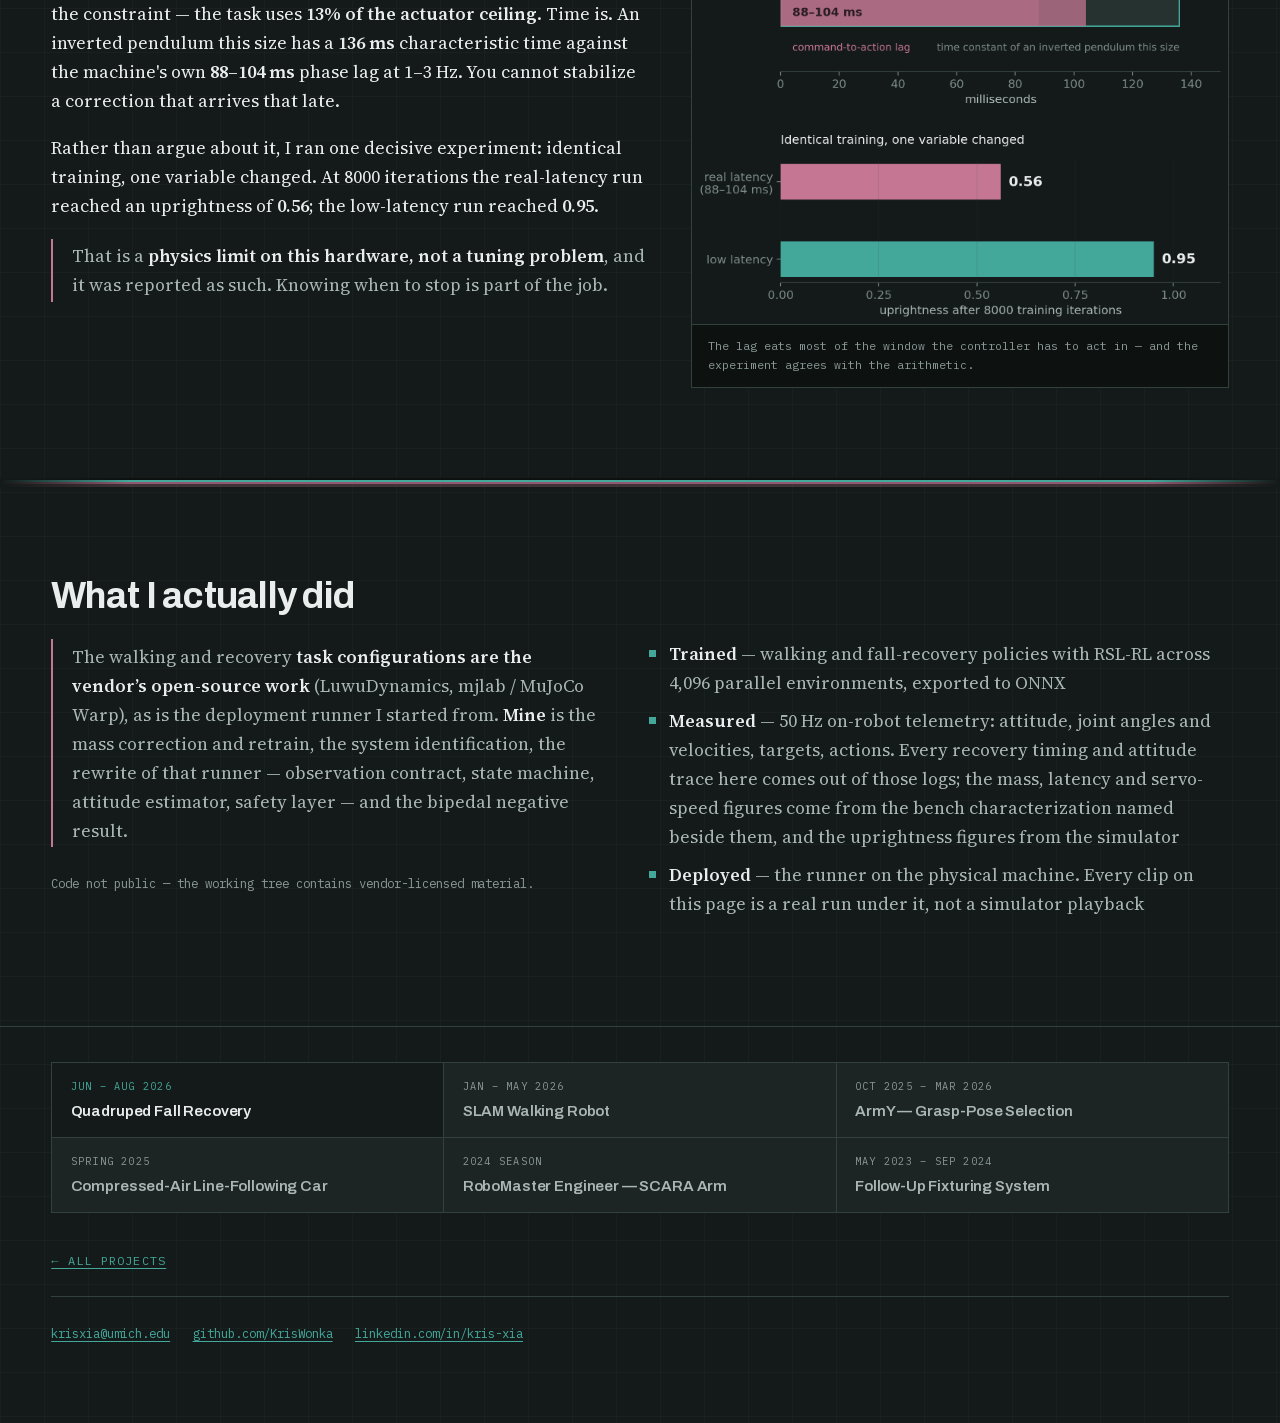
<file: quadruped.html>
<!doctype html>
<html lang="en">
<head>
<meta charset="utf-8">
<meta name="viewport" content="width=device-width, initial-scale=1">
<title>Quadruped Fall Recovery — Tian (Kris) Xia</title>
<meta name="description" content="A fall-recovery RL policy retrained and deployed on a physical XGO mini2s quadruped. From 174° supine back onto its feet in about two seconds.">
<link rel="canonical" href="https://krisxia.com/quadruped.html">
<link rel="icon" href="favicon.ico" sizes="16x16 32x32 48x48">
<meta name="theme-color" content="#141a19">
<meta property="og:type" content="article">
<meta property="og:site_name" content="Tian (Kris) Xia">
<meta property="og:title" content="Quadruped Fall Recovery — Tian (Kris) Xia">
<meta property="og:description" content="A fall-recovery RL policy retrained and deployed on a physical XGO mini2s quadruped. From 174° supine back onto its feet in about two seconds.">
<meta property="og:url" content="https://krisxia.com/quadruped.html">
<meta property="og:image" content="https://krisxia.com/assets/og/quadruped.jpg?v=1788221884">
<meta property="og:image:width" content="1200">
<meta property="og:image:height" content="630">
<meta name="twitter:card" content="summary_large_image">
<meta name="twitter:title" content="Quadruped Fall Recovery — Tian (Kris) Xia">
<meta name="twitter:description" content="A fall-recovery RL policy retrained and deployed on a physical XGO mini2s quadruped. From 174° supine back onto its feet in about two seconds.">
<meta name="twitter:image" content="https://krisxia.com/assets/og/quadruped.jpg?v=1788221884">
<link rel="preload" href="assets/fonts/archivo-600-800-latin.woff2?v=1788221884" as="font" type="font/woff2" crossorigin>
<link rel="preload" href="assets/fonts/source-serif-4-400-600-latin.woff2?v=1788221884" as="font" type="font/woff2" crossorigin>
<link rel="stylesheet" href="style.css?v=1788221890">
</head>
<body>
<a class="skip" href="#main">Skip to content</a>
<nav class="sitenav" aria-label="Projects"><div class="wrap">
  <a href="index.html" class="home">All projects</a>
  <a href="quadruped.html" aria-current="page">Quadruped</a>
  <a href="slam.html">SLAM</a>
  <a href="army.html">ArmY</a>
  <a href="linefollower.html">Air car</a>
  <a href="robomaster.html">RoboMaster</a>
  <a href="fixture.html">Fixture</a>
</div></nav>

<header class="hero">
  <div class="wrap">
    <p class="eyebrow"><b>Research intern</b> · Student Innovation Center (SEI-LAB), Shanghai Jiao Tong University · Jun–Aug 2026</p>

    <div class="hero-grid">
      <div>
        <h1>Quadruped Fall Recovery</h1>
        <p class="lede">
          Two policies for an XGO mini2s quadruped — walking, and getting up after a fall —
          retrained in simulation and put on the physical machine. Training was the easy half. The
          hard half came from the vendor stack lagging its own hardware: <b>finding every place where
          the real machine and its firmware disagreed with the official model</b> — a chassis 216 g
          heavier than the one in simulation, and an attitude estimator that could not represent
          lying on its back.
        </p>
      </div>
      <figure class="hero-fig">
        <video preload="auto" src="assets/quadruped/hero_walk.mp4?v=1788221884" poster="assets/quadruped/hero_walk_poster.jpg?v=1788221888" width="600" height="800"
               autoplay muted loop playsinline controls
               aria-label="The quadruped walking on a tiled floor, kicked onto its back twice by a shoe, and righting itself each time."></video>
      </figure>
    </div>

    <dl class="specs solo">
      <div>
        <dt>Supine → on its feet</dt>
        <dd>1.4–2.1 s<small>10 of 14 logged recoveries · the other 4 stalled at 5.4–10.5 s</small></dd>
      </div>
    </dl>
  </div>
</header>

<main id="main">

<hr class="inflation">

<section>
  <div class="wrap">
    <div class="phase-head">
      <span class="phase-tag">Task 1</span>
      <h2>First, make it walk</h2>
      <span class="phase-sub">where the runner and the system ID came from</span>
    </div>

    <div class="narrow">
      <p>
        The lab had two goals: walk, and get up after falling. Walking came first, and built
        everything the recovery work later depended on. <b>I started by measuring the machine.</b>
      </p>
    </div>

    <div class="split" style="--cols:.38fr .62fr;margin-top:2.2rem">
      <figure>
        <video preload="none" src="assets/quadruped/walk_only.mp4?v=1788221884" poster="assets/quadruped/walk_only_poster.jpg?v=1788221888" width="600" height="800" playsinline controls
               aria-label="The quadruped walking a straight line across a tiled floor."></video>
        <figcaption>Walking a line across the tiles.</figcaption>
      </figure>

      <div class="dtab" style="margin-top:0">
      <table>
        <caption>Measured on the machine</caption>
        <thead>
          <tr><th scope="col">&nbsp;</th><th scope="col">Measured</th><th scope="col">Where it was used</th></tr>
        </thead>
        <tbody>
          <tr>
            <th scope="row">Mass</th>
            <td data-h="measured"><b>964.8 g</b>, on the bench, as it runs.</td>
            <td data-h="used">The vendor's model weighs 748.8 g. The difference went in as a back
              weight at the measured location.</td>
          </tr>
          <tr>
            <th scope="row">Command onset</th>
            <td data-h="measured"><b>61–70 ms</b> from command to the start of motion (step
              response).</td>
            <td data-h="used">Into training as the action delay, so the policy acts early.</td>
          </tr>
          <tr>
            <th scope="row">State stream</th>
            <td data-h="measured"><b>50 Hz</b>, no jitter, over the 2 Mbaud link.</td>
            <td data-h="used">The rate the policy runs at, and that every log here was recorded
              at.</td>
          </tr>
          <tr>
            <th scope="row">Servo top speed</th>
            <td data-h="measured"><b>644°/s</b>, free run.</td>
            <td data-h="used">The model's speed ceiling, so training cannot buy a motion the
              hardware cannot perform.</td>
          </tr>
          <tr>
            <th scope="row">Gain and lag, 1–3 Hz</th>
            <td data-h="measured"><b>0.60</b> gain, <b>88–104 ms</b> phase lag (sine sweep).</td>
            <td data-h="used">The simulator's own figures are 0.81 and 163 ms. This pair is also what
              rules out standing on two legs, below.</td>
          </tr>
          <tr>
            <th scope="row">Gyro bias, at rest</th>
            <td data-h="measured"><b>−7.5, +7.8, +54.5 °/s</b>. Large, but stable run to run.</td>
            <td data-h="used">Subtracted at startup. Left in, the attitude estimate turns 54° a
              second on its own.</td>
          </tr>
        </tbody>
      </table>
      </div>
    </div>

    <div class="narrow" style="margin-top:clamp(2rem,4vw,3rem)">
      <h3>The walking policy is the vendor's task, trained unchanged</h3>
      <p>
        I had hand-built and hand-tuned twenty versions of my own first. On 22 July the vendor
        published a task written for this exact machine; trained untouched for 1,500 iterations —
        about eighteen minutes — it walked better than anything I had.
      </p>
    </div>

    <div class="narrow" style="margin-top:clamp(2.2rem,4.5vw,3.6rem)">
      <h3>The runner it shipped with does not read the policy it serves</h3>
    </div>

    <div class="dtab">
      <table>
        <caption>Deployment runner · hard-coded constants against the policy's own exported metadata</caption>
        <thead>
          <tr><th scope="col">&nbsp;</th><th scope="col">The runner hard-codes</th><th scope="col">The policy's metadata says</th></tr>
        </thead>
        <tbody>
          <tr>
            <th scope="row">Default stance · calves</th>
            <td data-h="was"><b>0°</b> on all four calf joints.</td>
            <td data-h="now"><b>−15.99°</b>. The constant is applied twice per step — in the
              observation as <i>q − default</i>, and again in the action as
              <i>default + scale·a</i>.</td>
          </tr>
          <tr>
            <th scope="row">Default stance · arm</th>
            <td data-h="was"><b>70°</b> on the arm's second segment.</td>
            <td data-h="now"><b>+89.95°</b>. Five of fifteen joints disagree in total.</td>
          </tr>
          <tr>
            <th scope="row">Joint ordering</th>
            <td data-h="was">A fixed servo-ID list.</td>
            <td data-h="now">Read from <code>joint_names</code>. Two generations of policy for this
              robot order the rear legs differently; a fixed list silently swaps them.</td>
          </tr>
          <tr>
            <th scope="row">Gyro bias</th>
            <td data-h="was">Raw firmware axes, no bias removed — a <b>+54.5°/s</b> rotation the
              robot is not doing, arriving every tick.</td>
            <td data-h="now">Two seconds of stationary calibration at startup, axes remapped to the
              body frame.</td>
          </tr>
          <tr>
            <th scope="row">Action clamp</th>
            <td data-h="was">None. Commands could leave the range the machine can reach.</td>
            <td data-h="now">Joint limit ∩ actuator range, as in the simulator, carried in the
              exported metadata.</td>
          </tr>
          <tr>
            <th scope="row">Action smoothing</th>
            <td data-h="was">None, and the RL firmware drops the factory 50 ms interpolator, so
              targets hit the servos as bare 20 ms steps.</td>
            <td data-h="now"><b>40% new target, 60% previous</b>, on walking only — righting the
              machine needs the whole step.</td>
          </tr>
        </tbody>
      </table>
    </div>
  </div>
</section>

<hr class="inflation">

<section>
  <div class="wrap">
    <div class="phase-head">
      <span class="phase-tag">Fault 1</span>
      <h2>The robot could not tell it was upside down</h2>
    </div>

    <figure>
      <img loading="lazy" decoding="async" src="assets/quadruped/fold.png?v=1788221888" width="2355" height="1264"
           alt="Gravity-z against time through one flip. The gyro-quaternion estimate rises to +0.9, settles to about +0.7, and stays clearly positive for the 1.4 seconds the robot lies on its back; the firmware estimate touches zero at 90 degrees and then falls back to −0.85, reporting standing.">
      <figcaption>
        One flip, from the on-robot log. <b>The firmware’s gravity vector never goes positive</b> —
        it folds at 90° and mirrors back, so for the 1.4 s the robot is genuinely supine it reports
        an attitude close to standing.
      </figcaption>
    </figure>

    <div class="split" style="margin-top:2.4rem">
      <div class="narrow">
        <h3>Why it took so long to find</h3>
        <p>
          The recovery policy kept doing almost nothing, which looks like a bad policy. It was not.
          Its observation is the gravity vector, and the vector it was handed said <em>you are
          already standing</em>.
        </p>
        <p>
          The cause is upstream of the policy and upstream of me. Running RL on this machine means
          flashing a <b>preliminary firmware, v0.0.1</b>, shipped with the trial package. The factory
          build reports attitude correctly through the full sphere; this one folds at 90° — and below
          90° it looks perfect, so nothing in the walking work had ever touched it.
        </p>
      </div>
      <div class="narrow">
        <h3>The fix</h3>
        <p>
          The raw gyro channels are unaffected, so I stopped trusting the firmware's attitude and
          integrated my own quaternion in the runner: axis remap, a two-second stationary calibration
          at startup, and a 2%-per-tick pull back toward vertical whenever the robot is standing.
        </p>
        <p>
          Checked by hand across seven held poses, fully inverted included:
          <strong>0–3° error</strong>.
        </p>
      </div>
    </div>
  </div>
</section>

<hr class="inflation">

<section>
  <div class="wrap">
    <div class="phase-head">
      <span class="phase-tag alt">Fault 2</span>
      <h2>The simulated robot was 216 g too light</h2>
    </div>

    <div class="split" style="align-items:center">
      <div class="narrow">
        <p>
          The vendor's model weighed 748.8 g; the machine on the bench weighed <strong>965 g</strong>.
          A policy trained on the light model had been promised a torque-to-weight ratio the real
          robot only had <strong>77.6%</strong> of — so on hardware it saturated its actuators through
          the whole motion and never produced the trajectory it had learned.
        </p>
        <p>
          The missing mass went into the model as a back weight at the measured location, and I
          retrained. Same task, corrected physics — never a gain adjusted to hide a modelling
          error.
        </p>
      </div>

      <figure>
        <img loading="lazy" decoding="async" src="assets/quadruped/recovery.png?v=1788221888" width="1410" height="687"
             alt="Body tilt against time for one recovery: it peaks near 160 degrees, holds through a one-second compliant phase, then falls below 20 degrees during a 1.22-second righting motion.">
        <figcaption>
          One recovery from the same log; the <b>compliant hold</b> is deliberate, reproducing the
          one-second settle the policy saw in training. <b>This is one of the ten clean runs.</b>
          Across all 14 logged recoveries, ten reached standing in 1.4–2.1 s (the righting motion
          itself 1.1–1.7 s); the other four stalled part-way up and needed 5.4–10.5 s.
        </figcaption>
      </figure>
    </div>
  </div>
</section>

<hr class="inflation">

<section>
  <div class="wrap">
    <div class="phase-head">
      <span class="phase-tag plain">Version log</span>
      <h2>How the recovery policy got there</h2>
      <span class="phase-sub">every version, and the parameter that changed in it</span>
    </div>

    <div class="narrow">
      <p>
        The vendor's recovery task produces a policy that gets up, and it is slow. Thirteen rounds of
        one parameter at a time took the median from <strong>3.62 s to 1.16 s</strong> in simulation,
        twenty attempts scored after every round, all on the mass-corrected model.
      </p>
    </div>
    <div class="dtab five">
      <table>
        <caption>Recovery policy · tuning the vendor's task on the corrected model</caption>
        <thead>
          <tr>
            <th scope="col">&nbsp;</th>
            <th scope="col">Changed</th>
            <th scope="col">Why</th>
            <th scope="col">Measured</th>
            <th scope="col">What happened</th>
          </tr>
        </thead>
        <tbody>
          <tr>
            <th scope="row">G1</th>
            <td data-h="changed">Official <b>cbf321a</b> unchanged, on the corrected model. Seed 42,
              4,096 environments, 1,500 iterations.</td>
            <td data-h="why">Baseline.</td>
            <td data-h="measured">sim <b>13/20</b> · median <b>3.62&nbsp;s</b> · p90&nbsp;timeout<br>
              robot n=6 · median 5.65&nbsp;s · 2 reached a stable stand</td>
            <td data-h="observed">Five stall in the roll from back to side; two overshoot and rock
              back.</td>
          </tr>
          <tr>
            <th scope="row">G2</th>
            <td data-h="changed"><b>recovery_progress</b> 10.0 → 20.0</td>
            <td data-h="why">The only term pointing at turning over — everything else is a penalty,
              so this is where the ceiling is.</td>
            <td data-h="measured">sim <b>15/20</b> · median <b>3.18&nbsp;s</b> · p90 7.4&nbsp;s</td>
            <td data-h="observed">Reward hacking: it snaps its head up without planting a foot.</td>
          </tr>
          <tr>
            <th scope="row">G3</th>
            <td data-h="changed"><b>pose.gravity_z_threshold</b> −0.75 → −0.55</td>
            <td data-h="why">The stance reward only opened below <b>41°</b> of tilt, leaving 40–90°
              with no gradient. The gate moves to <b>57°</b>.</td>
            <td data-h="measured">sim <b>17/20</b> · median <b>2.82&nbsp;s</b> · p90 6.3&nbsp;s</td>
            <td data-h="observed">⭐ Cured G2's reward hacking.</td>
          </tr>
          <tr>
            <th scope="row">G4</th>
            <td data-h="changed"><b>joint_vel_l2</b> −3e-2 → −1.5e-2</td>
            <td data-h="why">Turning over runs on leg momentum, and this penalty caps exactly that
              peak.</td>
            <td data-h="measured">sim <b>18/20</b> · median <b>2.44&nbsp;s</b> · p90 5.0&nbsp;s</td>
            <td data-h="observed">Enough swing — but <b>40% more</b> high-frequency chatter on
              landing.</td>
          </tr>
          <tr>
            <th scope="row">G5</th>
            <td data-h="changed"><b>action_rate_l2</b> −0.2 → −0.35</td>
            <td data-h="why">Velocity penalty caps amplitude, rate penalty caps frequency. Loosen
              one, tighten the other.</td>
            <td data-h="measured">sim <b>18/20</b> · median <b>2.29&nbsp;s</b> · p90 4.3&nbsp;s</td>
            <td data-h="observed">Chatter back down, speed kept.</td>
          </tr>
          <tr>
            <th scope="row">G6</th>
            <td data-h="changed">Birth-pose curriculum added: roll and pitch <b>±60° → ±180°</b>,
              widened over the first 400 iterations.</td>
            <td data-h="why">The official config calls <b>curriculum.clear()</b>: fully random from
              iteration 0, so the hardest supine cases drown in easy ones.</td>
            <td data-h="measured">sim <b>20/20</b> · median <b>1.86&nbsp;s</b> · p90 3.0&nbsp;s<br>
              robot n=8 · median 2.90&nbsp;s · 5 of 8 stable</td>
            <td data-h="observed">⭐ Largest single gain in the whole log.</td>
          </tr>
          <tr>
            <th scope="row">G7</th>
            <td data-h="changed"><b>episode_length_s</b> 8.0 → 5.0</td>
            <td data-h="why">In eight seconds it can grind its way up and still score — time
              pressure was never in the objective.</td>
            <td data-h="measured">sim <b>20/20</b> · median <b>1.63&nbsp;s</b> · p90 2.6&nbsp;s</td>
            <td data-h="observed">—</td>
          </tr>
          <tr class="bad">
            <th scope="row">G8</th>
            <td data-h="changed"><b>entropy_coef</b> 0.01 → 0.005, <b>init_std</b> 2.0 → 1.5</td>
            <td data-h="why">Wanted less exploration noise and a crisper motion.</td>
            <td data-h="measured">sim <b>17/20</b> · median <b>2.05&nbsp;s</b> · p90 4.8&nbsp;s</td>
            <td data-h="observed">❌ <b>26% slower</b>. Rolled back: it converges early on a
              conservative solution, action amplitude −22%.</td>
          </tr>
          <tr>
            <th scope="row">G9</th>
            <td data-h="changed"><b>num_steps_per_env</b> 24 → 48</td>
            <td data-h="why">A 5&nbsp;s episode is 250 steps; a 24-step rollout sees a tenth of it,
              so the value estimate is biased.</td>
            <td data-h="measured">sim <b>20/20</b> · median <b>1.47&nbsp;s</b> · p90 2.3&nbsp;s</td>
            <td data-h="observed">p90 tightens visibly.</td>
          </tr>
          <tr>
            <th scope="row">G10</th>
            <td data-h="changed"><b>gamma</b> 0.993 → 0.997</td>
            <td data-h="why">0.993 is a horizon of about <b>143 steps</b>, shorter than one
              250-step episode — it cannot see the end of its own motion.</td>
            <td data-h="measured">sim <b>20/20</b> · median <b>1.39&nbsp;s</b> · p90 2.14&nbsp;s<br>
              robot n=10 · median 2.17&nbsp;s · 7 of 10 stable</td>
            <td data-h="observed">—</td>
          </tr>
          <tr>
            <th scope="row">G11</th>
            <td data-h="changed"><b>pose.std_standing</b>: arm_calf 1.0 → 0.5, arm_thigh 0.25 →
              0.20</td>
            <td data-h="why">A std of 1.0 is barely a constraint. Replay showed the arm overswinging
              and pushing the body back down.</td>
            <td data-h="measured">sim <b>20/20</b> · median <b>1.27&nbsp;s</b> · p90 1.94&nbsp;s</td>
            <td data-h="observed">Arm overshoot gone.</td>
          </tr>
          <tr>
            <th scope="row">G12</th>
            <td data-h="changed"><b>angular_momentum</b> −0.2 → −0.35, threshold −0.4 → −0.2</td>
            <td data-h="why">Fast now, so it began overshooting and rocking back. The gate moves
              from <b>66° to 78°</b>: penalty on the finish, not the swing.</td>
            <td data-h="measured">sim <b>20/20</b> · median <b>1.20&nbsp;s</b> · p90 1.80&nbsp;s</td>
            <td data-h="observed">Landing overshoot <b>12° → 4°</b>.</td>
          </tr>
          <tr class="win">
            <th scope="row">G13</th>
            <td data-h="changed">Seed sweep 42 / 43 / 44, best median.</td>
            <td data-h="why">Seed lottery — the spread at one fixed configuration is not negligible:
              1.16 / 1.24 / 1.37&nbsp;s.</td>
            <td data-h="measured">sim <b>20/20</b> · median <b>1.16&nbsp;s</b> · p90 1.74&nbsp;s<br>
              robot n=14 · median <b>1.92&nbsp;s</b>; ten of them <b>1.4–2.1&nbsp;s</b> (median 1.81&nbsp;s), four
              stalled 5.36–10.46&nbsp;s</td>
            <td data-h="observed">Delivered. This is the policy in every clip on this page.</td>
          </tr>
        </tbody>
      </table>
    </div>

    <div class="narrow" style="margin-top:1.6rem">
      <p class="note">
        Everything else is the vendor's, untouched: the PPO body, the contact-friction randomization,
        the termination conditions, the 0.25 action scale — ten parameters moved in total. The robot
        rows are 50 Hz on-robot logs, segmented from peak tilt to the first sample below 25°.
      </p>
    </div>
  </div>
</section>

<hr class="inflation">

<section>
  <div class="wrap">
    <div class="phase-head">
      <span class="phase-tag plain">Result</span>
      <h2>Same policy, two floors it never trained on</h2>
    </div>

    <div class="narrow">
      <p>
        Neither floor exists in the simulator — what the policy saw was a range of randomized
        friction and body-contact parameters, so this is domain randomization paying off, not a demo
        tuned per venue. These two clips sit near opposite ends of the range the same weights cover.
      </p>
    </div>

    <div class="compare">
      <figure>
        <video preload="none" src="assets/quadruped/getup_tile.mp4?v=1788221884" poster="assets/quadruped/getup_tile_poster.jpg?v=1788221888" playsinline controls
               aria-label="On smooth tile: the robot is flipped onto its back and recovers."></video>
        <figcaption>
          <b class="surface">Polished tile · low friction</b>
          The feet slip, so the righting motion has to work against a floor that gives nothing back.
        </figcaption>
      </figure>
      <figure>
        <video preload="none" src="assets/quadruped/getup_grass.mp4?v=1788221884" poster="assets/quadruped/getup_grass_poster.jpg?v=1788221884" playsinline controls
               aria-label="On artificial turf: the same policy recovers from being flipped."></video>
        <figcaption>
          <b class="surface warm">Artificial turf · high friction, compliant</b>
          The surface grips and deforms under the body. Same network, no retraining, no parameter change.
        </figcaption>
      </figure>
    </div>

  </div>
</section>

<hr class="inflation">

<section>
  <div class="wrap">
    <div class="phase-head">
      <span class="phase-tag plain">Negative result</span>
      <h2>The bipedal variant does not work, and here is the proof</h2>
    </div>

    <div class="split" style="align-items:center">
      <div class="narrow">
        <p>
          The obvious next ask was standing on two legs, and torque was never the constraint — the
          task uses <strong>13% of the actuator ceiling</strong>. Time is. An inverted pendulum this
          size has a <strong>136 ms</strong> characteristic time against the machine's own
          <strong>88–104 ms</strong> phase lag at 1–3 Hz. You cannot stabilize a correction that
          arrives that late.
        </p>
        <p>
          Rather than argue about it, I ran one decisive experiment: identical training, one variable
          changed. At 8000 iterations the real-latency run reached an uprightness of
          <strong>0.56</strong>; the low-latency run reached <strong>0.95</strong>.
        </p>
        <p class="scope">
          That is a <b>physics limit on this hardware, not a tuning problem</b>, and it was reported
          as such. Knowing when to stop is part of the job.
        </p>
      </div>

      <figure>
        <img loading="lazy" decoding="async" src="assets/quadruped/biped_nogo.png?v=1788221888" width="1410" height="1031"
             alt="Top: a bar showing the 136 ms pendulum time constant with the 88 to 104 ms command lag filling most of it. Bottom: uprightness of 0.56 at real latency against 0.95 at low latency.">
        <figcaption>
          The lag eats most of the window the controller has to act in — and the experiment agrees
          with the arithmetic.
        </figcaption>
      </figure>
    </div>
  </div>
</section>

<hr class="inflation">

<section>
  <div class="wrap">
      <h2>What I actually did</h2>
      <div class="split" style="--cols:1fr 1.05fr;margin-top:1.4rem">
        <div>
        <p class="scope">
      The walking and recovery <b>task configurations are the vendor’s open-source work</b>
      (LuwuDynamics, mjlab / MuJoCo Warp), as is the deployment runner I started from.
      <b>Mine</b> is the mass correction and retrain, the system identification, the rewrite of
      that runner — observation contract, state machine, attitude estimator, safety layer — and
      the bipedal negative result.
    </p>
        <p class="note">Code not public — the working tree contains vendor-licensed material.</p>
        </div>
        <div>
        <ul class="plain">
      <li><b>Trained</b> — walking and fall-recovery policies with RSL-RL across 4,096 parallel environments, exported to ONNX</li>
      <li><b>Measured</b> — 50 Hz on-robot telemetry: attitude, joint angles and velocities, targets,
        actions. Every recovery timing and attitude trace here comes out of those logs; the mass,
        latency and servo-speed figures come from the bench characterization named beside them, and
        the uprightness figures from the simulator</li>
      <li><b>Deployed</b> — the runner on the physical machine. Every clip on this page is a real
        run under it, not a simulator playback</li>
    </ul>
        </div>
      </div>
    </div>
</section>

</main>

<footer>
  <div class="wrap">
      <nav class="footnav" aria-label="All projects">
        <span class="here" aria-current="page"><span class="fn-when">Jun – Aug 2026</span><span class="fn-title">Quadruped Fall Recovery</span></span>
        <a href="slam.html"><span class="fn-when">Jan – May 2026</span><span class="fn-title">SLAM Walking Robot</span></a>
        <a href="army.html"><span class="fn-when">Oct 2025 – Mar 2026</span><span class="fn-title">ArmY — Grasp-Pose Selection</span></a>
        <a href="linefollower.html"><span class="fn-when">Spring 2025</span><span class="fn-title">Compressed-Air Line-Following Car</span></a>
        <a href="robomaster.html"><span class="fn-when">2024 season</span><span class="fn-title">RoboMaster Engineer — SCARA Arm</span></a>
        <a href="fixture.html"><span class="fn-when">May 2023 – Sep 2024</span><span class="fn-title">Follow-Up Fixturing System</span></a>
      </nav>
      <div class="footer-end">
        <a href="index.html" class="back">← All projects</a>
      </div>
      <p class="footer-contact">
      <a href="mailto:krisxia@umich.edu">krisxia@umich.edu</a>
      <a href="https://github.com/KrisWonka">github.com/KrisWonka</a>
      <a href="https://www.linkedin.com/in/kris-xia">linkedin.com/in/kris-xia</a>
    </p>

  </div>
</footer>

<script>
// 一页里自动播放的视频一多，浏览器就会拒绝其中一部分。改成滚到视野里才播、
// 离开就暂停：既绕开这个限制，也省掉看不见的解码开销。
(function () {
  var vids = [].slice.call(document.querySelectorAll('video[autoplay]'));
  if (!vids.length) return;
  var reduce = window.matchMedia && window.matchMedia('(prefers-reduced-motion: reduce)').matches;
  vids.forEach(function (v) { v.removeAttribute('autoplay'); v.pause(); });
  if (reduce) { vids.forEach(function (v) { v.setAttribute('controls', ''); }); return; }
  if (!('IntersectionObserver' in window)) { vids.forEach(function (v) { v.play().catch(function(){}); }); return; }
  var io = new IntersectionObserver(function (entries) {
    entries.forEach(function (e) {
      if (e.isIntersecting) { e.target.play().catch(function () { e.target.setAttribute('controls', ''); }); }
      else { e.target.pause(); }
    });
  }, { rootMargin: '200px 0px', threshold: 0.15 });
  vids.forEach(function (v) { io.observe(v); });
})();
</script>
</body>
</html>
</file>
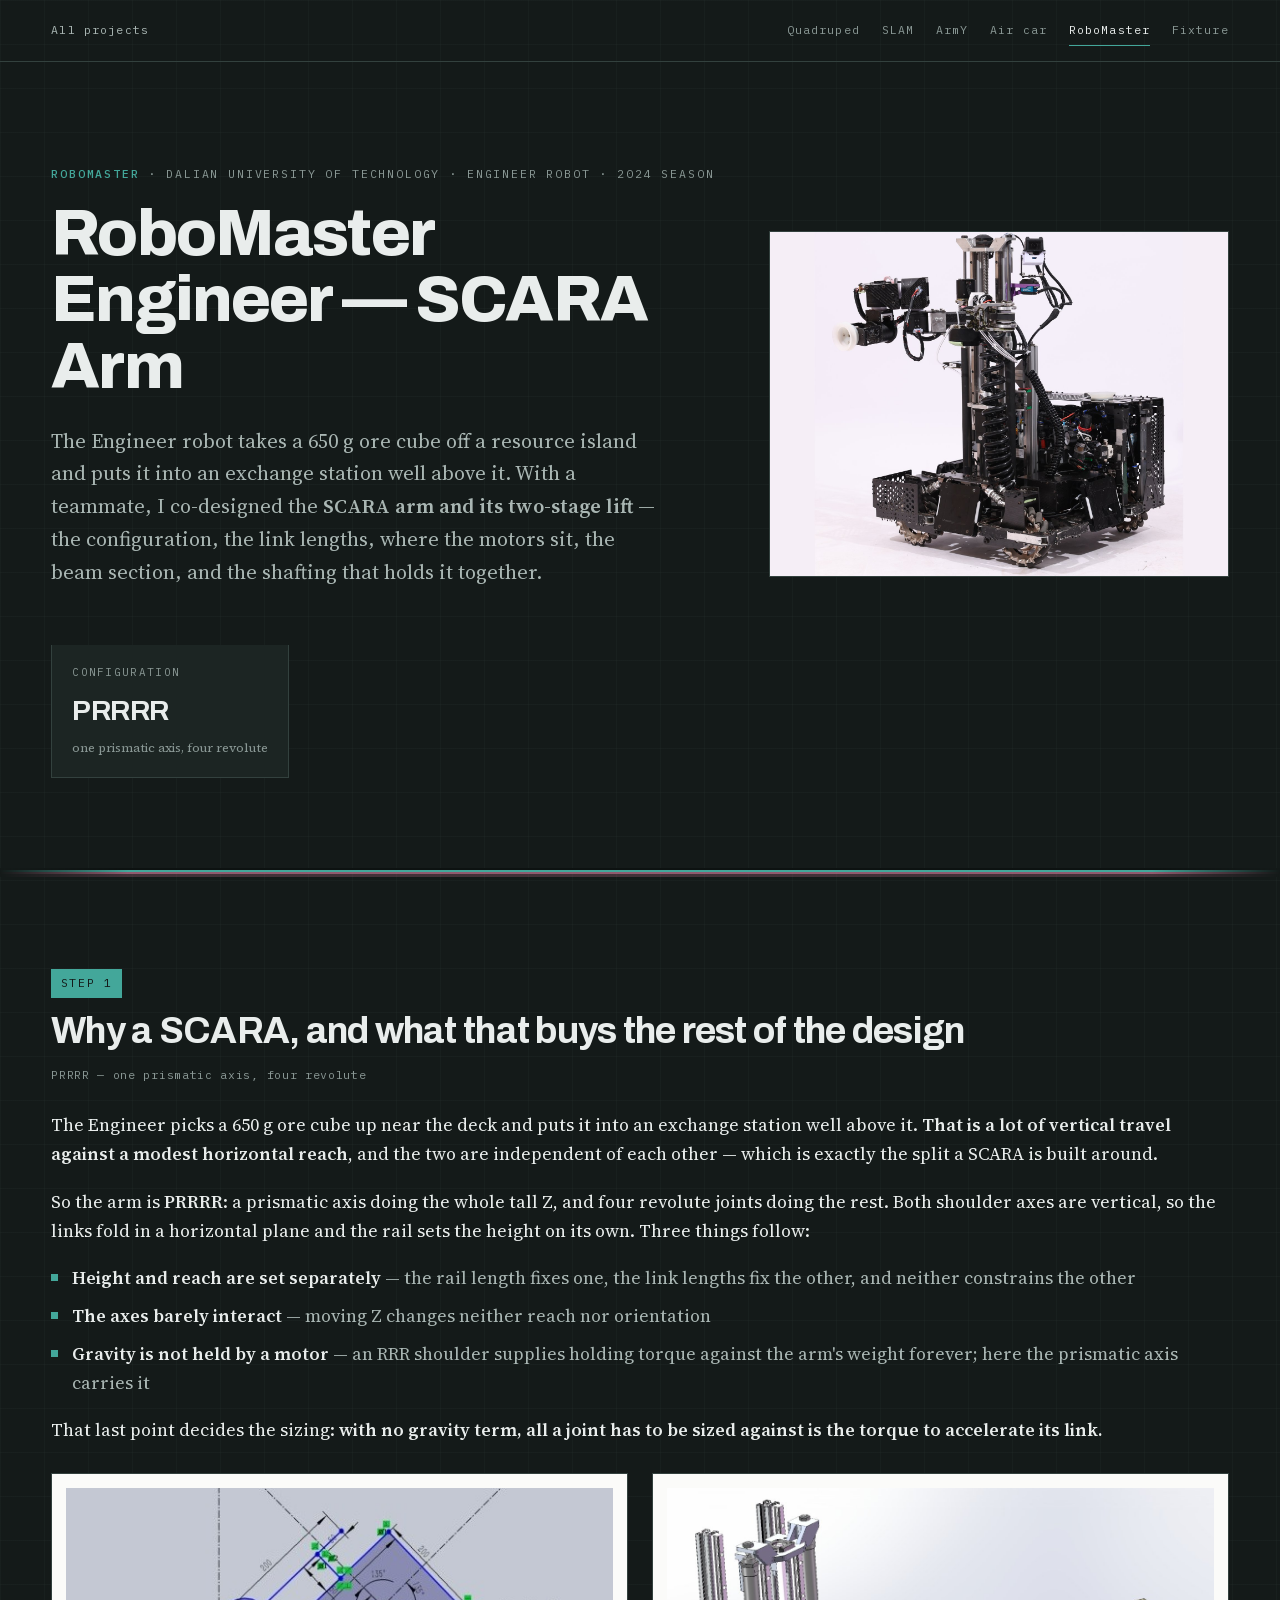
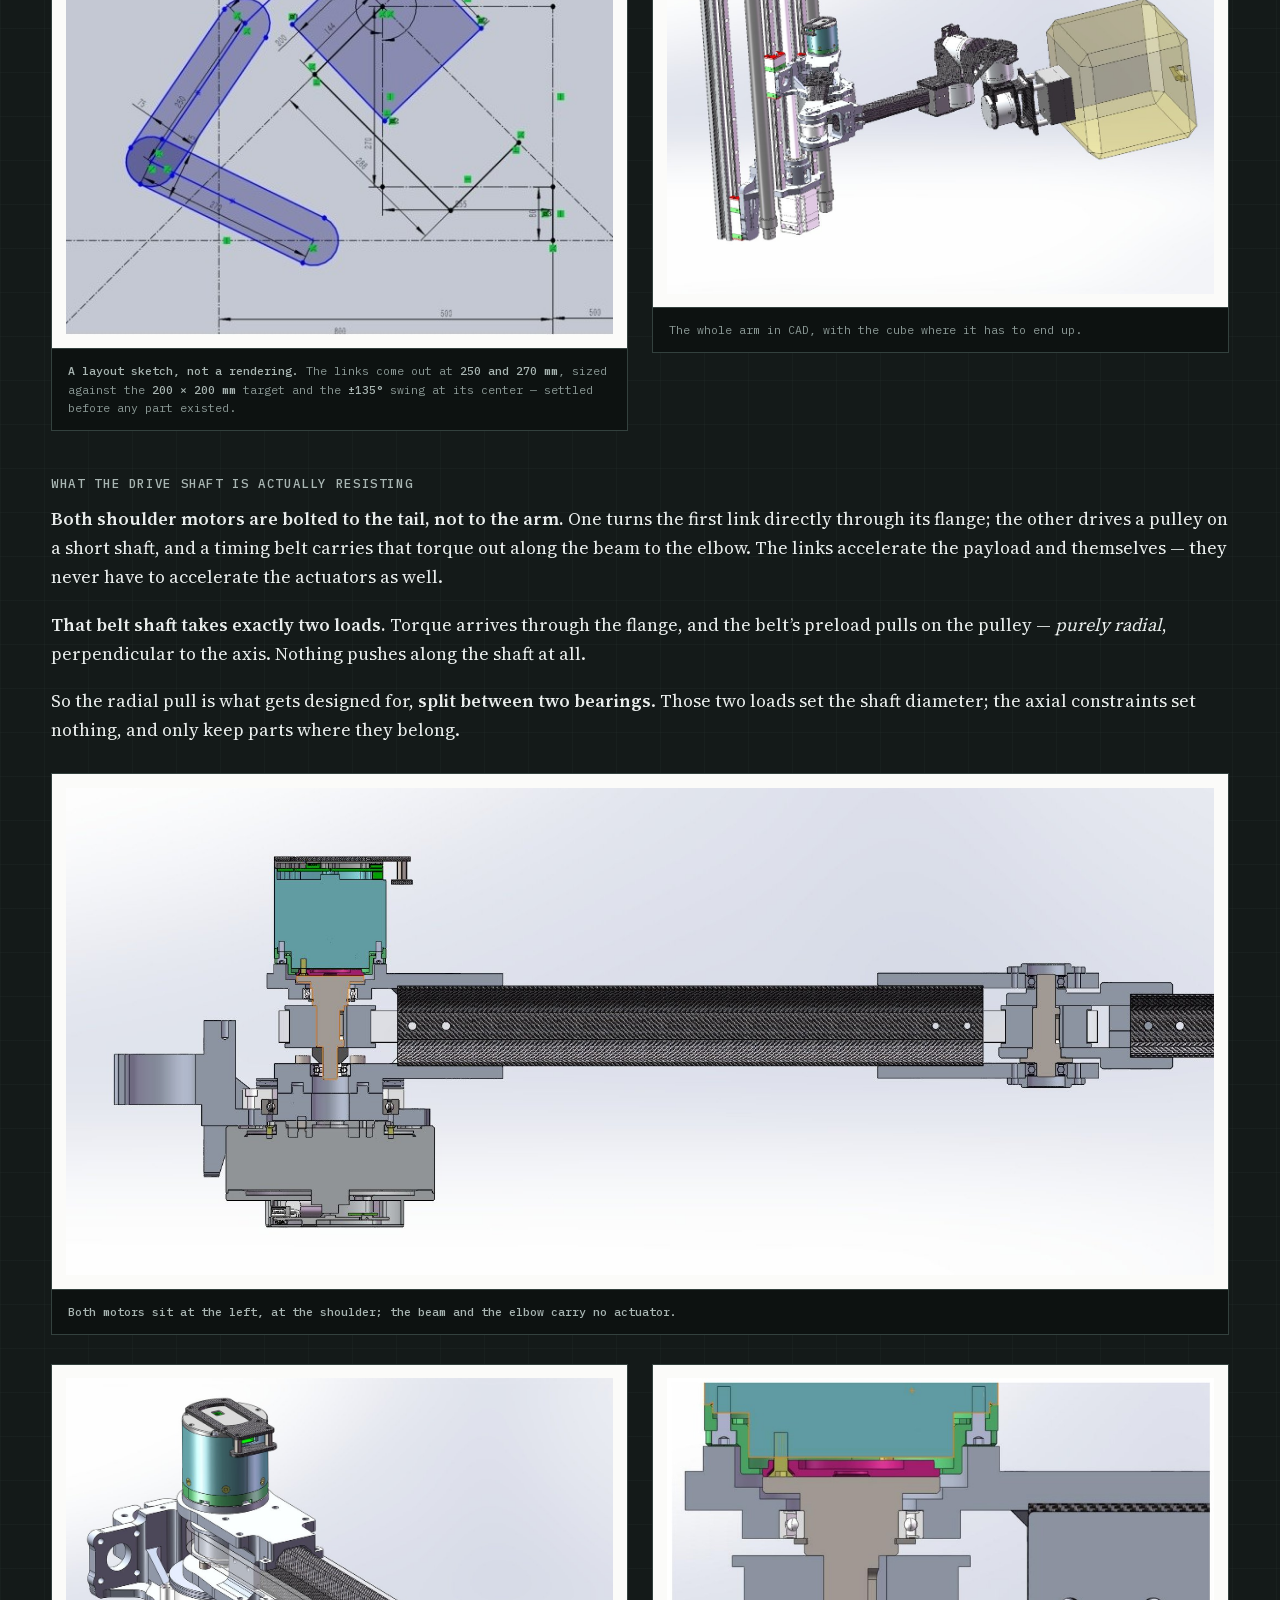
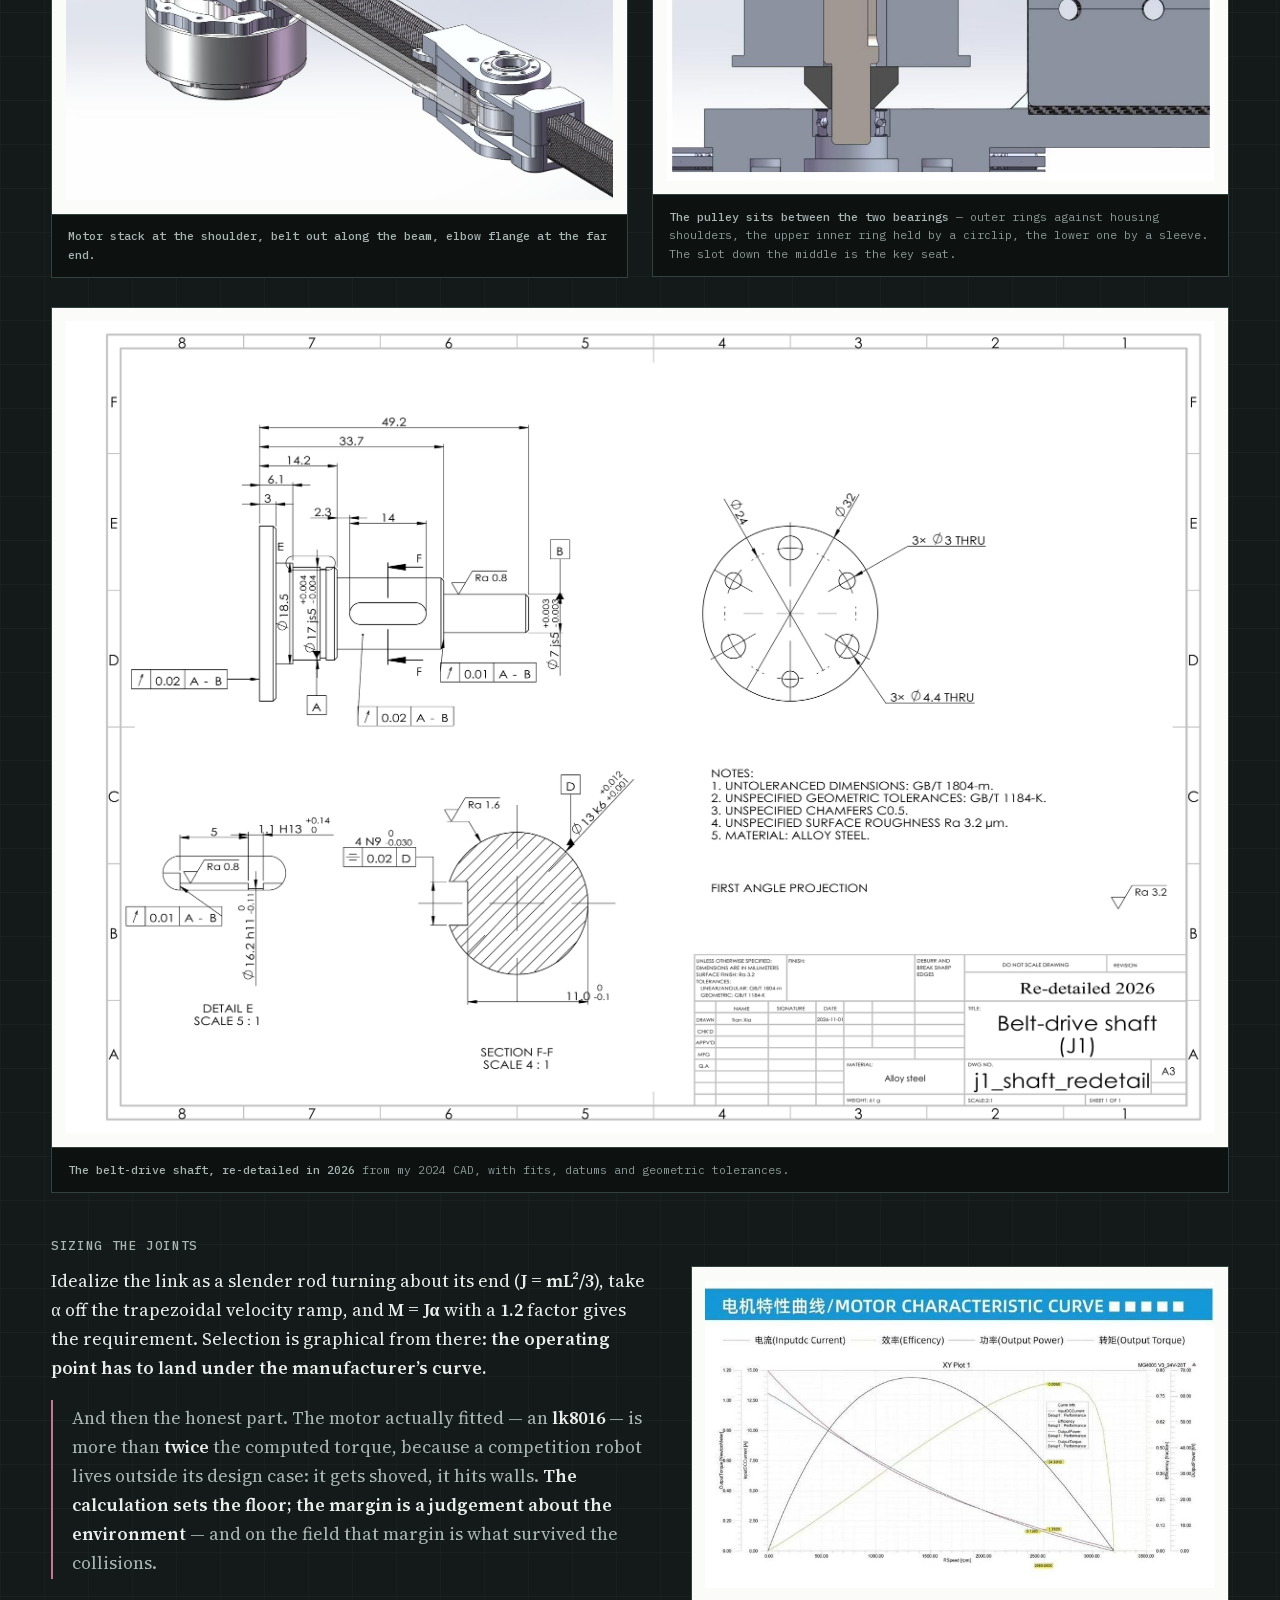
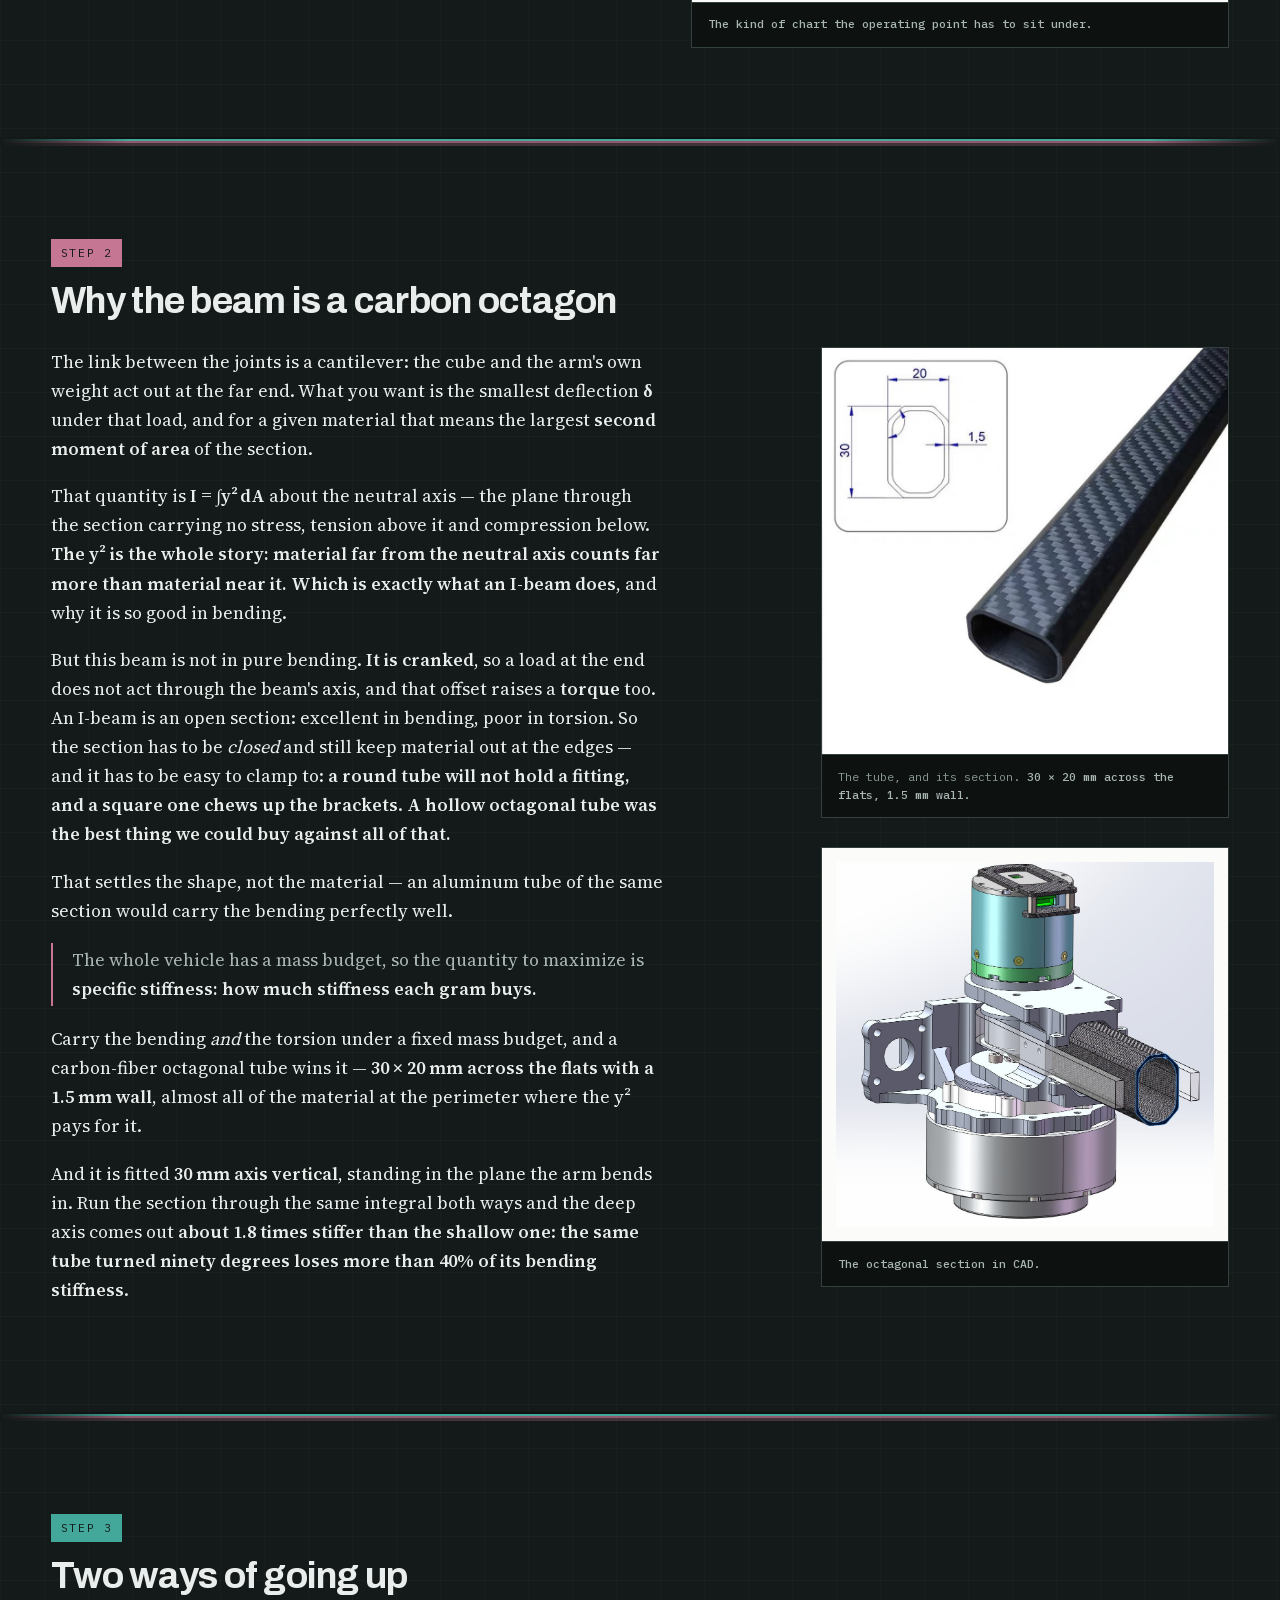
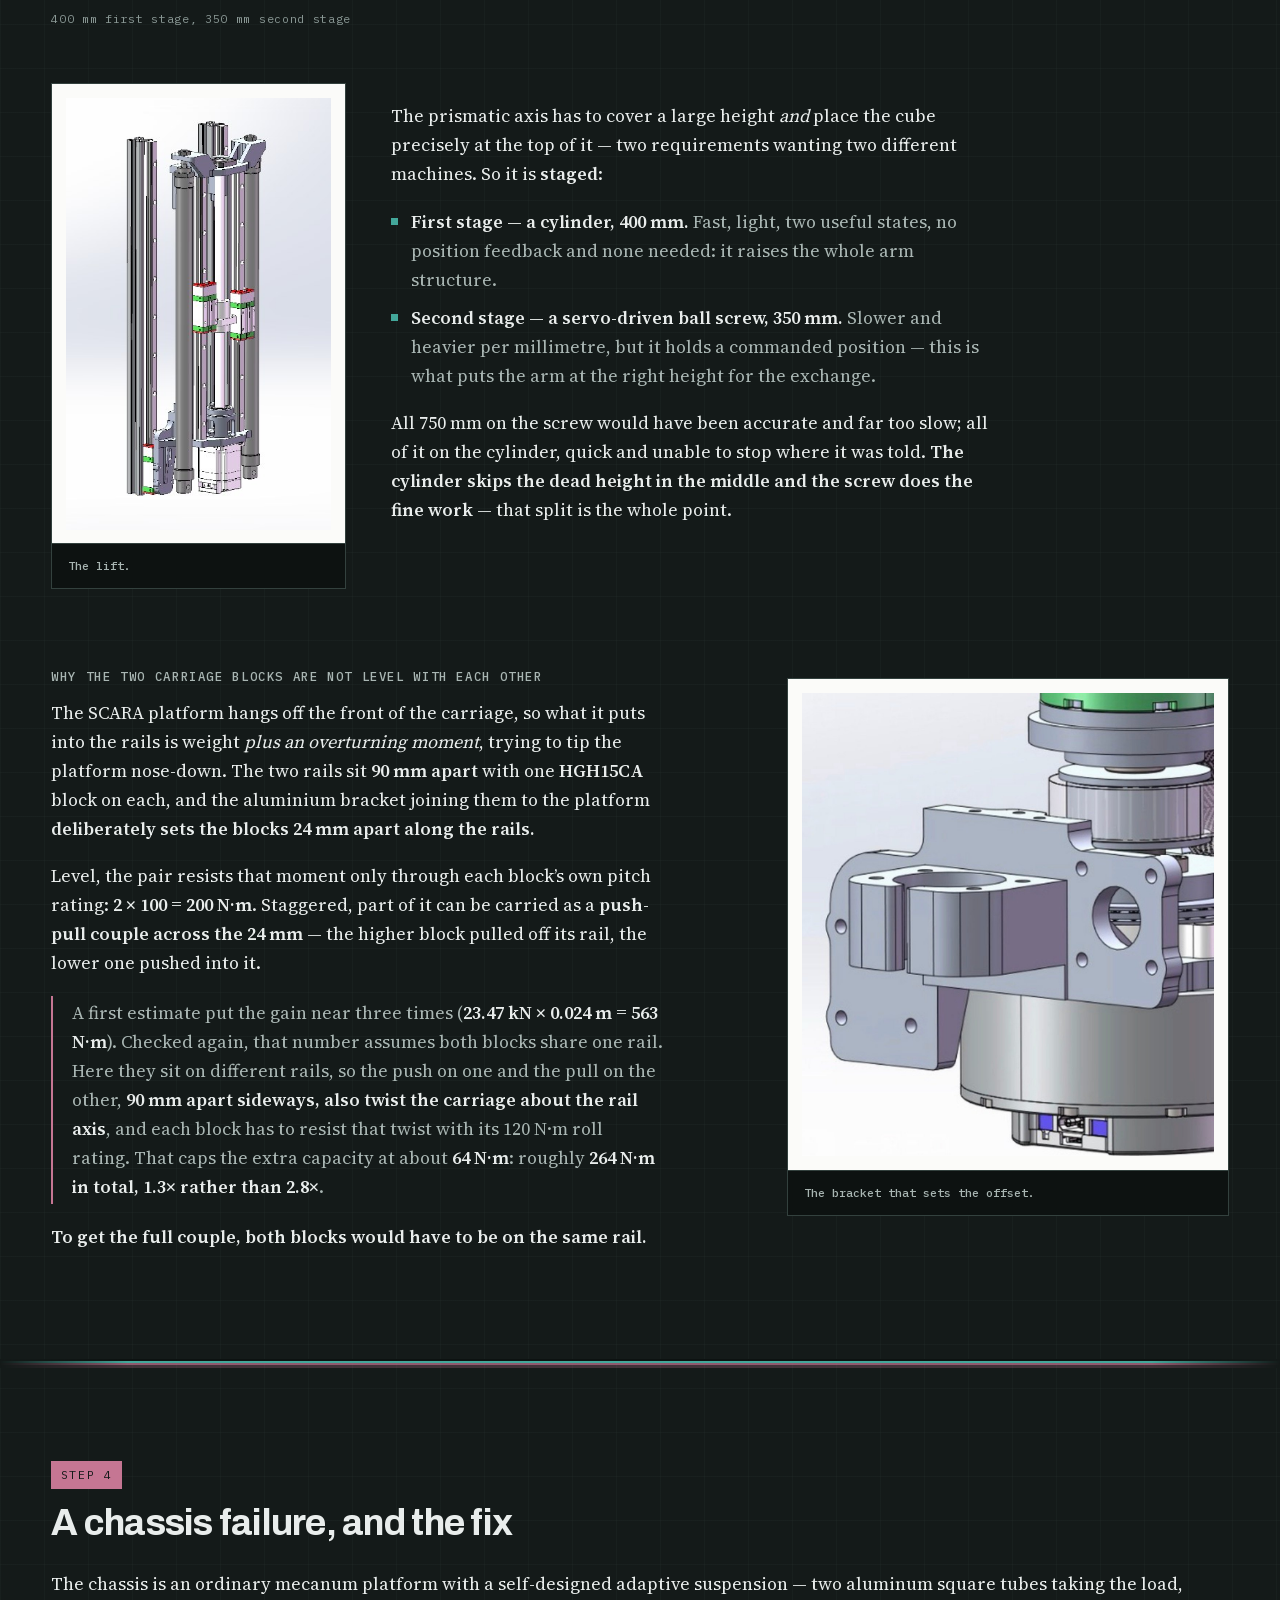
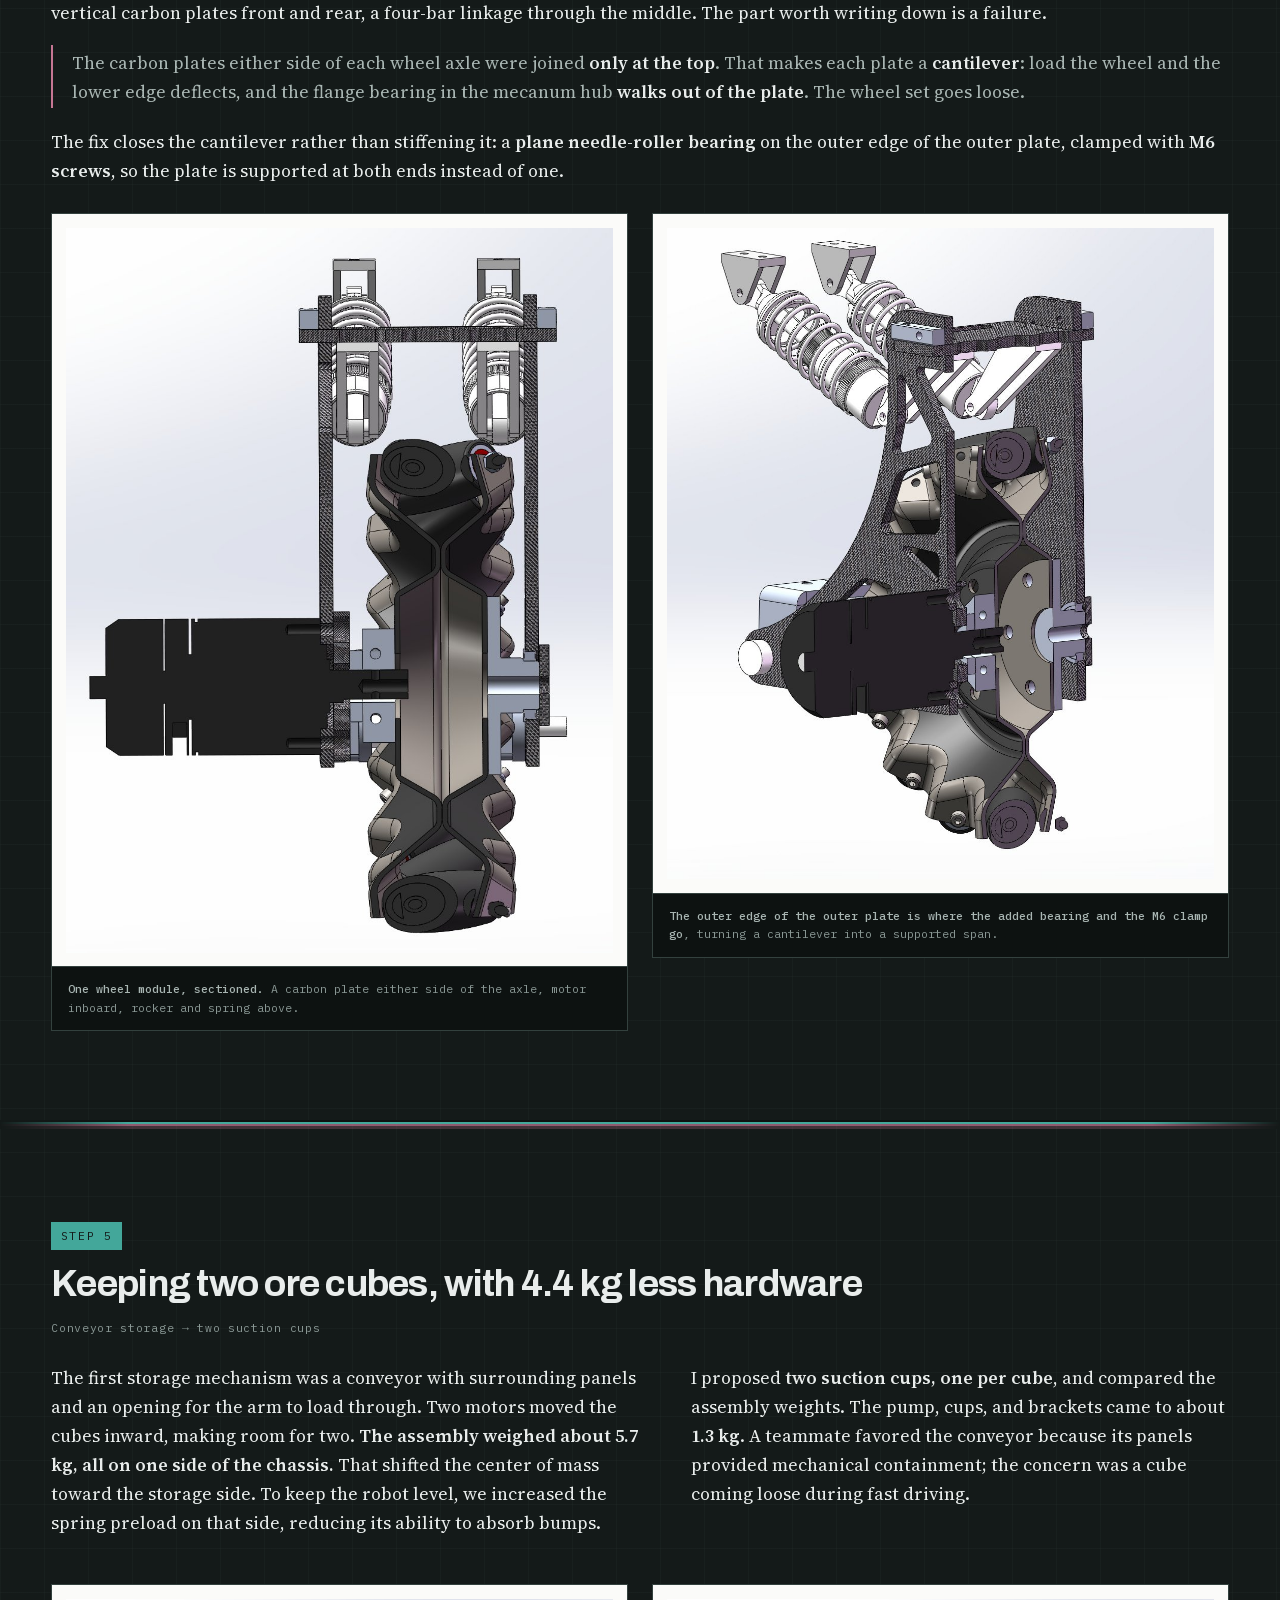
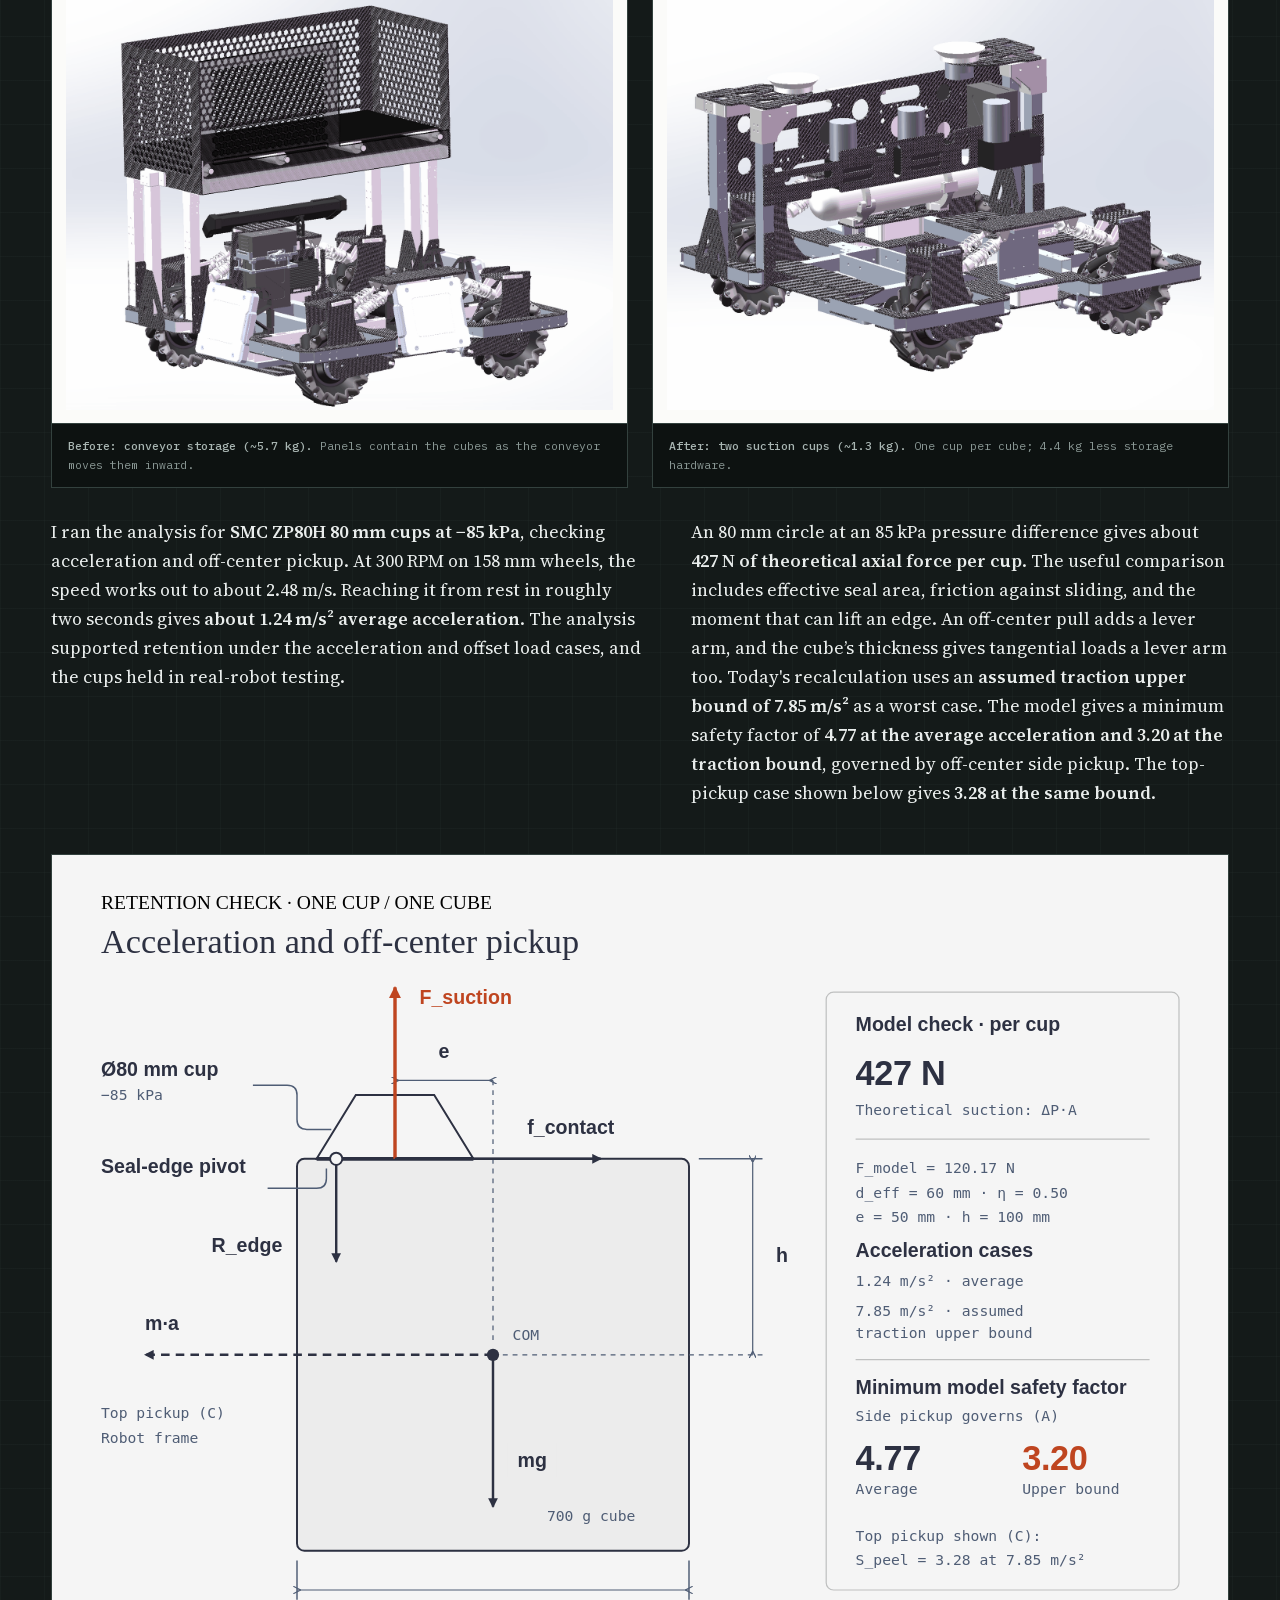
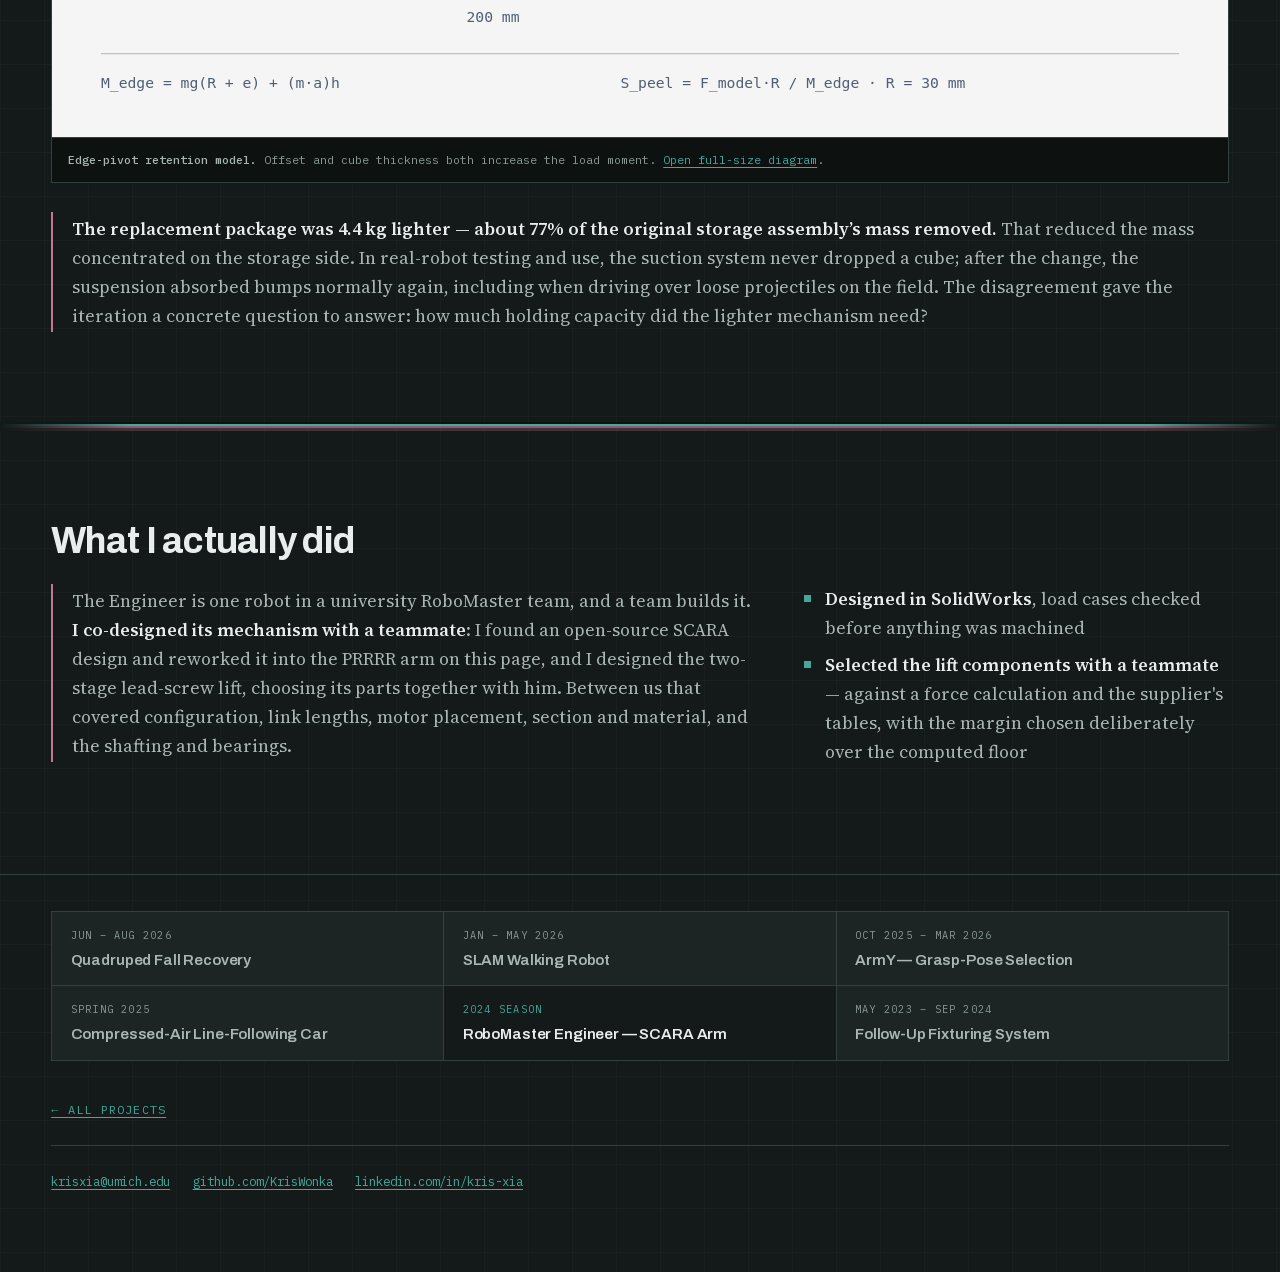
<file: robomaster.html>
<!doctype html>
<html lang="en">
<head>
<meta charset="utf-8">
<meta name="viewport" content="width=device-width, initial-scale=1">
<title>RoboMaster Engineer — SCARA Arm Design — Tian (Kris) Xia</title>
<meta name="description" content="Designing the SCARA arm on a RoboMaster Engineer robot: why the configuration is PRRRR, why both shoulder motors live at the tail, and why the beam is a carbo">
<link rel="canonical" href="https://krisxia.com/robomaster.html">
<link rel="icon" href="favicon.ico" sizes="16x16 32x32 48x48">
<meta name="theme-color" content="#141a19">
<meta property="og:type" content="article">
<meta property="og:site_name" content="Tian (Kris) Xia">
<meta property="og:title" content="RoboMaster Engineer — SCARA Arm Design — Tian (Kris) Xia">
<meta property="og:description" content="Designing the SCARA arm on a RoboMaster Engineer robot: why the configuration is PRRRR, why both shoulder motors live at the tail, and why the beam is a carbo">
<meta property="og:url" content="https://krisxia.com/robomaster.html">
<meta property="og:image" content="https://krisxia.com/assets/og/robomaster.jpg?v=1788221884">
<meta property="og:image:width" content="1200">
<meta property="og:image:height" content="630">
<meta name="twitter:card" content="summary_large_image">
<meta name="twitter:title" content="RoboMaster Engineer — SCARA Arm Design — Tian (Kris) Xia">
<meta name="twitter:description" content="Designing the SCARA arm on a RoboMaster Engineer robot: why the configuration is PRRRR, why both shoulder motors live at the tail, and why the beam is a carbo">
<meta name="twitter:image" content="https://krisxia.com/assets/og/robomaster.jpg?v=1788221884">
<link rel="preload" href="assets/fonts/archivo-600-800-latin.woff2?v=1788221884" as="font" type="font/woff2" crossorigin>
<link rel="preload" href="assets/fonts/source-serif-4-400-600-latin.woff2?v=1788221884" as="font" type="font/woff2" crossorigin>
<link rel="stylesheet" href="style.css?v=1788221890">
</head>
<body>
<a class="skip" href="#main">Skip to content</a>
<nav class="sitenav" aria-label="Projects"><div class="wrap">
  <a href="index.html" class="home">All projects</a>
  <a href="quadruped.html">Quadruped</a>
  <a href="slam.html">SLAM</a>
  <a href="army.html">ArmY</a>
  <a href="linefollower.html">Air car</a>
  <a href="robomaster.html" aria-current="page">RoboMaster</a>
  <a href="fixture.html">Fixture</a>
</div></nav>

<header class="hero">
  <div class="wrap">
    <p class="eyebrow"><b>RoboMaster</b> · Dalian University of Technology · Engineer robot · 2024 season</p>

    <div class="hero-grid wide-title">
      <div>
        <h1><span class="keep">RoboMaster Engineer</span> — SCARA Arm</h1>
        <p class="lede">
          The Engineer robot takes a 650&nbsp;g ore cube off a resource island and puts it into an
          exchange station well above it. With a teammate, I co-designed the <b>SCARA arm and its two-stage lift</b> —
          the configuration, the link lengths, where the motors sit, the beam section, and the
          shafting that holds it together.
        </p>
      </div>
      <figure class="hero-fig">
        <img src="assets/robomaster/hero.jpg?v=1788221888" width="1652" height="1239"
             alt="The finished Engineer robot photographed against white: mecanum chassis, the vertical lift column, and the SCARA arm reaching up and to the left with its end effector.">
      </figure>
    </div>

    <dl class="specs solo">
      <div><dt>Configuration</dt><dd>PRRRR<small>one prismatic axis, four revolute</small></dd></div>
    </dl>
  </div>
</header>

<main id="main">

<hr class="inflation">

<section>
  <div class="wrap">
    <div class="phase-head">
      <span class="phase-tag">Step 1</span>
      <h2>Why a SCARA, and what that buys the rest of the design</h2>
      <span class="phase-sub">PRRRR &mdash; one prismatic axis, four revolute</span>
    </div>


    <div>
      <p>
        The Engineer picks a 650&nbsp;g ore cube up near the deck and puts it into an exchange station
        well above it. <b>That is a lot of vertical travel against a modest horizontal reach</b>, and
        the two are independent of each other &mdash; which is exactly the split a SCARA is built
        around.
      </p>
      <p>
        So the arm is <strong>PRRRR</strong>: a prismatic axis doing the whole tall Z, and four
        revolute joints doing the rest. Both shoulder axes are vertical, so the links fold in a
        horizontal plane and the rail sets the height on its own. Three things follow:
      </p>
      <ul class="plain">
        <li><b>Height and reach are set separately</b> &mdash; the rail length fixes one, the link
          lengths fix the other, and neither constrains the other</li>
        <li><b>The axes barely interact</b> &mdash; moving Z changes neither reach nor orientation</li>
        <li><b>Gravity is not held by a motor</b> &mdash; an RRR shoulder supplies holding torque
          against the arm's weight forever; here the prismatic axis carries it</li>
      </ul>
      <p>
        That last point decides the sizing: <b>with no gravity term, all a joint has to be sized
        against is the torque to accelerate its link.</b>
      </p>
    </div>

    <div class="plate">
      <figure class="paper">
        <img src="assets/robomaster/fig_links.jpg?v=1788221884" width="566" height="462" loading="lazy"
             alt="A dimensioned SolidWorks layout sketch: the two arm links drawn as slots at 250 and 270 mm, beside a 200 by 200 mm square target rotated 45 degrees with plus and minus 135 degree swing marked at its center.">
        <figcaption>
          <b>A layout sketch, not a rendering.</b> The links come out at <b>250 and 270 mm</b>,
          sized against the <b>200 &times; 200 mm</b> target and the <b>&plusmn;135&deg;</b> swing at
          its center — settled before any part existed.
        </figcaption>
      </figure>
      <figure class="paper">
        <img src="assets/robomaster/fig_arm.jpg?v=1788221888" width="1243" height="921" loading="lazy"
             alt="CAD view of the complete arm: the vertical lift column on the left, the two links extending right, and the ore cube held at the end effector.">
        <figcaption>
          The whole arm in CAD, with the cube where it has to end up.
        </figcaption>
      </figure>
    </div>

    <div>
      <h3>What the drive shaft is actually resisting</h3>
      <p>
        <b>Both shoulder motors are bolted to the tail, not to the arm.</b> One turns the first
        link directly through its flange; the other drives a pulley on a short shaft, and a timing
        belt carries that torque out along the beam to the elbow. The links accelerate the payload
        and themselves &mdash; they never have to accelerate the actuators as well.
      </p>
      <p>
        <b>That belt shaft takes exactly two loads.</b> Torque arrives through the flange, and the
        belt&rsquo;s preload pulls on the pulley &mdash; <em>purely radial</em>, perpendicular to
        the axis. Nothing pushes along the shaft at all.
      </p>
      <p>
        So the radial pull is what gets designed for, <b>split between two bearings</b>. Those two
        loads set the shaft diameter; the axial constraints set nothing, and only keep parts where
        they belong.
      </p>
    </div>

    <figure class="paper" style="margin-top:1.8rem">
      <img src="assets/robomaster/arm_section.jpg?v=1788221888" width="1809" height="768" loading="lazy"
           alt="Wide CAD section along the whole arm: the two stacked shoulder motors at the left, the hollow carbon square beam running right, and the elbow joint with its own bearings at the far right.">
      <figcaption>
        <b>Both motors sit at the left, at the shoulder; the beam and the elbow carry no actuator.</b>
      </figcaption>
    </figure>

    <div class="plate">
      <figure class="paper">
        <img src="assets/robomaster/arm_iso.jpg?v=1788221888" width="1284" height="989" loading="lazy"
             alt="Isometric CAD view of the arm: the small belt motor stacked above the large joint motor at the shoulder, the timing belt running out along the carbon beam, and the elbow flange at the far end.">
        <figcaption>
          <b>Motor stack at the shoulder, belt out along the beam, elbow flange at the far end.</b>
        </figcaption>
      </figure>
      <figure class="paper">
        <img src="assets/robomaster/shaft_section.jpg?v=1788221884" width="1000" height="735" loading="lazy"
             alt="CAD section of the belt drive shaft: a stepped shaft running down the centre with a ball bearing at the top and another at the bottom, the timing-belt pulley between them, a key seat visible in the shaft, and the carbon beam entering from the right.">
        <figcaption>
          <b>The pulley sits between the two bearings</b> &mdash; outer rings against housing
          shoulders, the upper inner ring held by a circlip, the lower one by a sleeve. The slot down
          the middle is the key seat.
        </figcaption>
      </figure>
    </div>

    <figure class="paper" style="margin-top:1.8rem">
      <img src="assets/robomaster/shaft_redetail.png?v=1788221893" width="2400" height="1697" loading="lazy"
           alt="A3 detail drawing of the belt-drive shaft, re-detailed with tolerances: a main view with lengths from the flange face, datums A and B on the two bearing seats with js5 fits, runout frames to A-B, a keyseat section at 4:1 with a 4 N9 width and symmetry tolerance, a 5:1 detail of the circlip groove, and a flange end view with six bolt holes on a 24 mm pitch circle.">
      <figcaption>
        <b>The belt-drive shaft, re-detailed in 2026</b> from my 2024 CAD, with fits, datums and
        geometric tolerances.
      </figcaption>
    </figure>

    <div class="narrow">
      <h3>Sizing the joints</h3>
    </div>


    <div class="split">
      <div class="narrow">
        <p>
          Idealize the link as a slender rod turning about its end (<strong>J = mL&sup2;/3</strong>),
          take &alpha; off the trapezoidal velocity ramp, and <strong>M = J&alpha;</strong> with a
          <strong>1.2</strong> factor gives the requirement. Selection is graphical from there:
          <b>the operating point has to land under the manufacturer&rsquo;s curve.</b>
        </p>
        <p class="scope">
          And then the honest part. The motor actually fitted — an <b>lk8016</b> — is more than
          <b>twice</b> the computed torque, because a competition robot lives outside its design case:
          it gets shoved, it hits walls. <b>The calculation sets the floor; the margin is a judgement
          about the environment</b> — and on the field that margin is what survived the collisions.
        </p>
      </div>

      <figure class="paper" style="margin-top:0">
        <img src="assets/robomaster/fig_motor.jpg?v=1788221884" width="821" height="496" loading="lazy"
             alt="A motor datasheet characteristic curve: input current, efficiency, output power and torque plotted against speed.">
        <figcaption>
          <b>The kind of chart the operating point has to sit under.</b>
        </figcaption>
      </figure>
    </div>
  </div>
</section>

<hr class="inflation">

<section>
  <div class="wrap">
    <div class="phase-head">
      <span class="phase-tag alt">Step 2</span>
      <h2>Why the beam is a carbon octagon</h2>
    </div>


    <div class="split" style="--cols:1.28fr .72fr">
      <div class="narrow">
        <p>
          The link between the joints is a cantilever: the cube and the arm's own weight act out at
          the far end. What you want is the smallest deflection <b>&delta;</b> under that load, and
          for a given material that means the largest <b>second moment of area</b> of the section.
        </p>
        <p>
          That quantity is <strong>I = &int;y&sup2;&thinsp;dA</strong> about the neutral axis &mdash;
          the plane through the section carrying no stress, tension above it and compression below.
          <b>The y&sup2; is the whole story: material far from the neutral axis counts far more than
          material near it.</b> <b>Which is exactly what an I-beam does</b>, and why it is so good in
          bending.
        </p>
        <p>
          But this beam is not in pure bending. <b>It is cranked</b>, so a load at the end does not
          act through the beam's axis, and that offset raises a <b>torque</b> too. An I-beam is an
          open section: excellent in bending, poor in torsion. So the section has to be <em>closed</em>
          and still keep material out at the edges — and it has to be easy to clamp to:
          <b>a round tube will not hold a fitting, and a square one chews up the brackets</b>.
          <b>A hollow octagonal tube was the best thing we could buy against all of that.</b>
        </p>
        <p>
          That settles the shape, not the material &mdash; an aluminum tube of the same section would
          carry the bending perfectly well.
        </p>
        <p class="scope">
          The whole vehicle has a mass budget, so the quantity to maximize is <b>specific stiffness:
          how much stiffness each gram buys.</b>
        </p>
        <p>
          Carry the bending <em>and</em> the torsion under a fixed mass budget, and a carbon-fiber
          octagonal tube wins it &mdash; <b>30 &times; 20 mm across the flats with a 1.5 mm wall</b>,
          almost all of the material at the perimeter where the y&sup2; pays for it.
        </p>
        <p>
          And it is fitted <b>30 mm axis vertical</b>, standing in the plane the arm bends in. Run
          the section through the same integral both ways and the deep axis comes out <b>about 1.8
          times stiffer than the shallow one</b>: <b>the same tube turned ninety degrees loses more
          than 40% of its bending stiffness</b>.
        </p>

      </div>

      <div>
        <figure style="margin-top:0">
          <img src="assets/robomaster/beam_section.jpg?v=1788221884" width="900" height="900" loading="lazy"
               alt="A carbon-fibre octagonal tube with its dimensioned cross-section inset: 30 mm across one axis, 20 mm across the other, 1.5 mm wall.">
          <figcaption>
            The tube, and its section. <b>30 &times; 20 mm across the flats, 1.5 mm wall.</b>
          </figcaption>
        </figure>
        <figure class="paper">
          <img src="assets/robomaster/beam_in_arm.jpg?v=1788221888" width="1100" height="1063" loading="lazy"
               alt="CAD view of the shoulder with the carbon beam cut short at its far end, so the octagonal section shows face-on.">
          <figcaption>
            <b>The octagonal section in CAD.</b>
          </figcaption>
        </figure>
      </div>
    </div>
  </div>
</section>

<hr class="inflation">

<section>
  <div class="wrap">
    <div class="phase-head">
      <span class="phase-tag">Step 3</span>
      <h2>Two ways of going up</h2>
      <span class="phase-sub">400 mm first stage, 350 mm second stage</span>
    </div>


    <div class="split" style="align-items:center;--cols:.26fr .74fr">
      <figure class="paper">
        <img src="assets/robomaster/fig_lift.jpg?v=1788221884" width="384" height="625" loading="lazy"
             alt="CAD of the two-stage lift: two vertical cylinders flanking a central ball screw driven by a motor at its base, with a separate guide rail column alongside.">
        <figcaption><b>The lift.</b></figcaption>
      </figure>

      <div class="narrow">
        <p>
          The prismatic axis has to cover a large height <em>and</em> place the cube precisely at the
          top of it &mdash; two requirements wanting two different machines. So it is <b>staged</b>:
        </p>
        <ul class="plain">
          <li><b>First stage — a cylinder, 400 mm.</b> Fast, light, two useful states, no position
            feedback and none needed: it raises the whole arm structure.</li>
          <li><b>Second stage — a servo-driven ball screw, 350 mm.</b> Slower and heavier per
            millimetre, but it holds a commanded position — this is what puts the arm at the right
            height for the exchange.</li>
        </ul>
        <p>
          All 750 mm on the screw would have been accurate and far too slow; all of it on the
          cylinder, quick and unable to stop where it was told. <b>The cylinder skips the dead height
          in the middle and the screw does the fine work</b> &mdash; that split is the whole point.
        </p>

              </div>
    </div>

    <div class="split" style="--cols:1.22fr .78fr;margin-top:2.2rem;align-items:center">
      <div class="narrow">
        <h3>Why the two carriage blocks are not level with each other</h3>
        <p>
          The SCARA platform hangs off the front of the carriage, so what it puts into the rails is
          weight <em>plus an overturning moment</em>, trying to tip the platform nose-down. The two
          rails sit <b>90 mm apart</b> with one <b>HGH15CA</b> block on each, and the aluminium bracket
          joining them to the platform <b>deliberately sets the blocks 24 mm apart along the rails.</b>
        </p>
        <p>
          Level, the pair resists that moment only through each block&rsquo;s own pitch rating:
          <b>2 &times; 100 = 200 N&middot;m</b>. Staggered, part of it can be carried as a
          <b>push-pull couple across the 24 mm</b> &mdash; the higher block pulled off its rail, the
          lower one pushed into it.
        </p>
        <p class="scope">
          A first estimate put the gain near three times (<b>23.47 kN &times; 0.024 m = 563 N&middot;m</b>).
          Checked again, that number assumes both blocks share one rail. Here they sit on different
          rails, so the push on one and the pull on the other, <b>90 mm apart sideways, also twist the
          carriage about the rail axis</b>, and each block has to resist that twist with its
          120 N&middot;m roll rating. That caps the extra capacity at about <b>64 N&middot;m</b>:
          roughly <b>264 N&middot;m in total, 1.3&times; rather than 2.8&times;</b>.
        </p>
        <p>
          <b>To get the full couple, both blocks would have to be on the same rail.</b>
        </p>
    </div>
      <div>
        <figure class="paper" style="margin-top:0">
          <img src="assets/robomaster/bracket.jpg?v=1788221888" width="1128" height="1268" loading="lazy"
               alt="Close CAD view of the machined aluminium carriage bracket: two rail-block mounting faces set at different heights, with the joint motor and belt pulley above.">
          <figcaption><b>The bracket that sets the offset.</b></figcaption>
        </figure>
      </div>
    </div>
  </div>
</section>

<hr class="inflation">

<section>
  <div class="wrap">
    <div class="phase-head">
      <span class="phase-tag alt">Step 4</span>
      <h2>A chassis failure, and the fix</h2>
    </div>


    <div>
      <p>
        The chassis is an ordinary mecanum platform with a self-designed adaptive suspension —
        two aluminum square tubes taking the load, vertical carbon plates front and rear, a
        four-bar linkage through the middle. The part worth writing down is a failure.
      </p>
      <p class="scope">
        The carbon plates either side of each wheel axle were joined <b>only at the top</b>. That
        makes each plate a <b>cantilever</b>: load the wheel and the lower edge deflects, and the
        flange bearing in the mecanum hub <b>walks out of the plate</b>. The wheel set goes loose.
      </p>
      <p>
        The fix closes the cantilever rather than stiffening it: a <b>plane needle-roller bearing</b>
        on the outer edge of the outer plate, clamped with <b>M6 screws</b>, so the plate is
        supported at both ends instead of one.
      </p>
    </div>

    <div class="plate">
      <figure class="paper">
        <img src="assets/robomaster/wheel_section.jpg?v=1788221888" width="915" height="1211" loading="lazy"
             alt="CAD section through one wheel module: the mecanum wheel and its rollers in the middle, the drive motor to the left, a carbon plate either side of the axle, and the suspension springs above.">
        <figcaption>
          <b>One wheel module, sectioned.</b> A carbon plate either side of the axle, motor inboard,
          rocker and spring above.
        </figcaption>
      </figure>
      <figure class="paper">
        <img src="assets/robomaster/wheel_iso.jpg?v=1788221888" width="1075" height="1279" loading="lazy"
             alt="Isometric CAD section of the wheel module and its suspension: the carbon side plate cut away to show the motor, the hub bearing and the rocker linkage with its coil-over spring.">
        <figcaption>
          <b>The outer edge of the outer plate is where the added bearing and the M6 clamp go</b>,
          turning a cantilever into a supported span.
        </figcaption>
      </figure>
    </div>

  </div>
</section>

<hr class="inflation">

<section id="storage-redesign">
  <div class="wrap">
    <div class="phase-head">
      <span class="phase-tag">Step 5</span>
      <h2>Keeping two ore cubes, with 4.4 kg less hardware</h2>
      <span class="phase-sub">Conveyor storage &rarr; two suction cups</span>
    </div>

    <div class="split">
      <div class="narrow">
        <p>
          The first storage mechanism was a conveyor with surrounding panels and an opening for
          the arm to load through. Two motors moved the cubes inward, making room for two.
          <b>The assembly weighed about 5.7 kg, all on one side of the chassis.</b> That shifted
          the center of mass toward the storage side. To keep the robot level, we increased the spring preload on that side,
          reducing its ability to absorb bumps.
        </p>
      </div>
      <div class="narrow">
        <p>
          I proposed <b>two suction cups, one per cube</b>, and compared the assembly weights.
          The pump, cups, and brackets came to about <b>1.3 kg</b>. A teammate favored the conveyor
          because its panels provided mechanical containment; the concern was a cube coming loose
          during fast driving.
        </p>
      </div>
    </div>

    <div class="plate">
      <figure class="paper">
        <img src="assets/robomaster/storage_conveyor.png" width="1400" height="1050" loading="lazy"
             alt="CAD view of the original conveyor storage with perforated surrounding panels above a mecanum chassis and inclined suspension springs.">
        <figcaption><b>Before: conveyor storage (~5.7 kg).</b> Panels contain the cubes as the conveyor moves them inward.</figcaption>
      </figure>
      <figure class="paper">
        <img src="assets/robomaster/storage_suction.png" width="1400" height="1050" loading="lazy"
             alt="CAD view of the redesigned robot with two suction cups at the top, a mecanum chassis, and inclined suspension springs.">
        <figcaption><b>After: two suction cups (~1.3 kg).</b> One cup per cube; 4.4 kg less storage hardware.</figcaption>
      </figure>
    </div>

    <div class="split" style="margin-top:1.8rem">
      <div class="narrow">
        <p>
          I ran the analysis for <b>SMC ZP80H 80 mm cups at &minus;85 kPa</b>, checking acceleration and off-center
          pickup. At 300 RPM on 158 mm wheels, the speed works out to about 2.48 m/s. Reaching it
          from rest in roughly two seconds gives <b>about 1.24 m/s&sup2; average acceleration</b>.
          The analysis supported retention under the acceleration and offset load cases, and
          the cups held in real-robot testing.
        </p>
      </div>
      <div class="narrow">
        <p>
          An 80 mm circle at an 85 kPa pressure difference gives about <b>427 N of theoretical
          axial force per cup</b>. The useful comparison includes effective seal area, friction
          against sliding, and the moment that can lift an edge. An off-center pull adds a lever
          arm, and the cube&rsquo;s thickness gives tangential loads a lever arm too.
          Today's recalculation uses an <b>assumed traction upper bound of 7.85 m/s&sup2;</b>
          as a worst case. The model gives a minimum safety factor of <b>4.77 at the average acceleration
          and 3.20 at the traction bound</b>, governed by off-center side pickup. The top-pickup
          case shown below gives <b>3.28 at the same bound</b>.
        </p>
      </div>
    </div>

    <figure>
      <div style="overflow-x:auto" tabindex="0" role="region" aria-label="Suction force diagram; scroll horizontally to explore">
        <img src="assets/robomaster/suction_force_diagram.svg" width="960" height="720" loading="lazy"
             style="width:100%;min-width:960px"
             alt="Side-view model of one 80 mm cup on a 200 mm, 700 g cube: upward suction, downward gravity, horizontal inertia and contact friction, offset e, height h, and a seal-edge pivot. Top-pickup safety factor is 3.28 at 7.85 m/s²; the governing side-pickup case gives 3.20.">
      </div>
      <figcaption>
        <b>Edge-pivot retention model.</b> Offset and cube thickness both increase the load moment.
        <a href="assets/robomaster/suction_force_diagram.svg">Open full-size diagram</a>.
      </figcaption>
    </figure>

    <p class="scope" style="margin-top:1.8rem">
      <b>The replacement package was 4.4 kg lighter &mdash; about 77% of the original
      storage assembly&rsquo;s mass removed.</b> That reduced the mass concentrated on the
      storage side. In real-robot testing and use, the suction system never dropped a cube;
      after the change, the suspension absorbed bumps normally again, including when driving
      over loose projectiles on the field. The disagreement gave the iteration a concrete question to answer:
      how much holding capacity did the lighter mechanism need?
    </p>
  </div>
</section>

<hr class="inflation">

<section>
  <div class="wrap">
      <h2>What I actually did</h2>
      <div class="split" style="--cols:1.25fr .75fr;margin-top:1.4rem">
        <div>
        <p class="scope">
      The Engineer is one robot in a university RoboMaster team, and a team builds it.
      <b>I co-designed its mechanism with a teammate</b>: I found an open-source SCARA design and
      reworked it into the PRRRR arm on this page, and I designed the two-stage lead-screw lift,
      choosing its parts together with him. Between us that covered configuration, link lengths,
      motor placement, section and material, and the shafting and bearings.
    </p>
        </div>
        <div>
        <ul class="plain">
      <li><b>Designed in SolidWorks</b>, load cases checked before anything was machined</li>
      <li><b>Selected the lift components with a teammate</b> — against a force calculation and
        the supplier's tables, with the margin chosen deliberately over the computed floor</li>
    </ul>
        </div>
      </div>
    </div>
</section>

</main>

<footer>
  <div class="wrap">
      <nav class="footnav" aria-label="All projects">
        <a href="quadruped.html"><span class="fn-when">Jun – Aug 2026</span><span class="fn-title">Quadruped Fall Recovery</span></a>
        <a href="slam.html"><span class="fn-when">Jan – May 2026</span><span class="fn-title">SLAM Walking Robot</span></a>
        <a href="army.html"><span class="fn-when">Oct 2025 – Mar 2026</span><span class="fn-title">ArmY — Grasp-Pose Selection</span></a>
        <a href="linefollower.html"><span class="fn-when">Spring 2025</span><span class="fn-title">Compressed-Air Line-Following Car</span></a>
        <span class="here" aria-current="page"><span class="fn-when">2024 season</span><span class="fn-title">RoboMaster Engineer — SCARA Arm</span></span>
        <a href="fixture.html"><span class="fn-when">May 2023 – Sep 2024</span><span class="fn-title">Follow-Up Fixturing System</span></a>
      </nav>
      <div class="footer-end">
        <a href="index.html" class="back">← All projects</a>
      </div>
      <p class="footer-contact">
      <a href="mailto:krisxia@umich.edu">krisxia@umich.edu</a>
      <a href="https://github.com/KrisWonka">github.com/KrisWonka</a>
      <a href="https://www.linkedin.com/in/kris-xia">linkedin.com/in/kris-xia</a>
    </p>

  </div>
</footer>

</body>
</html>
</file>
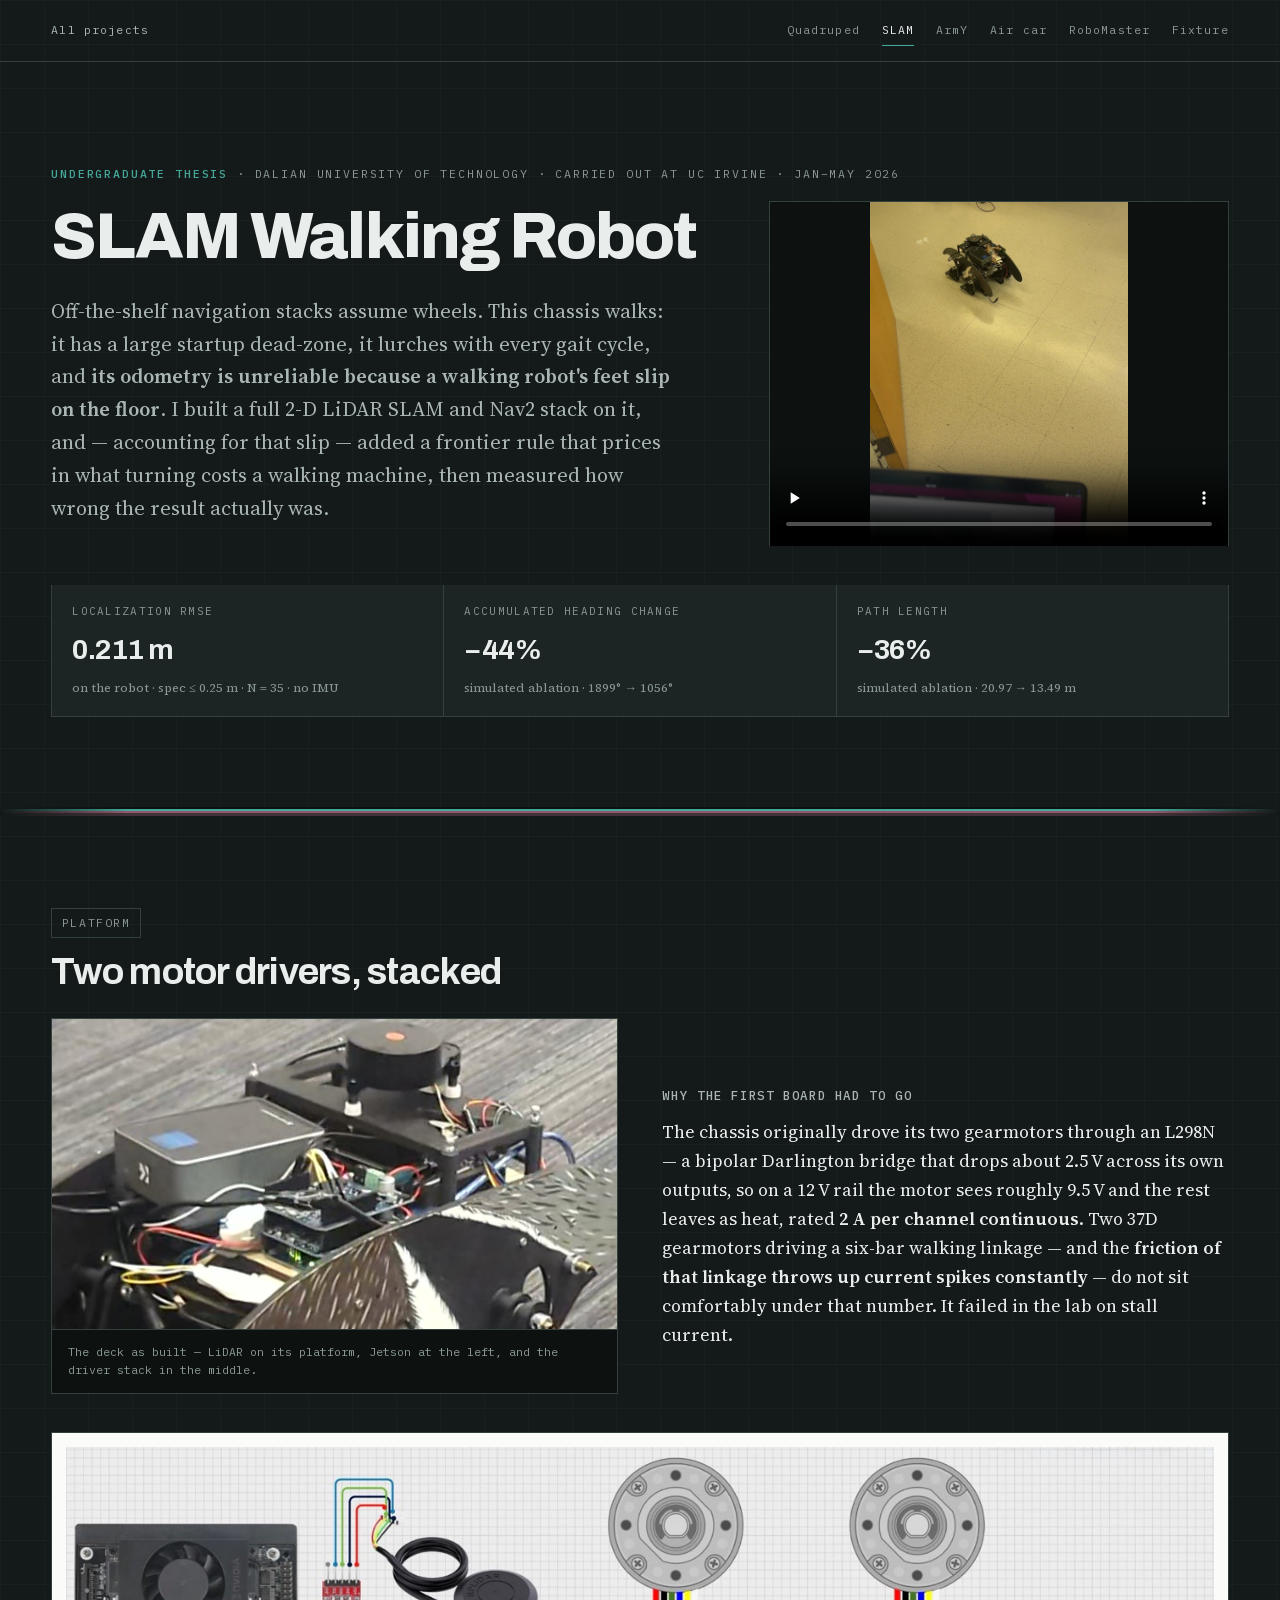
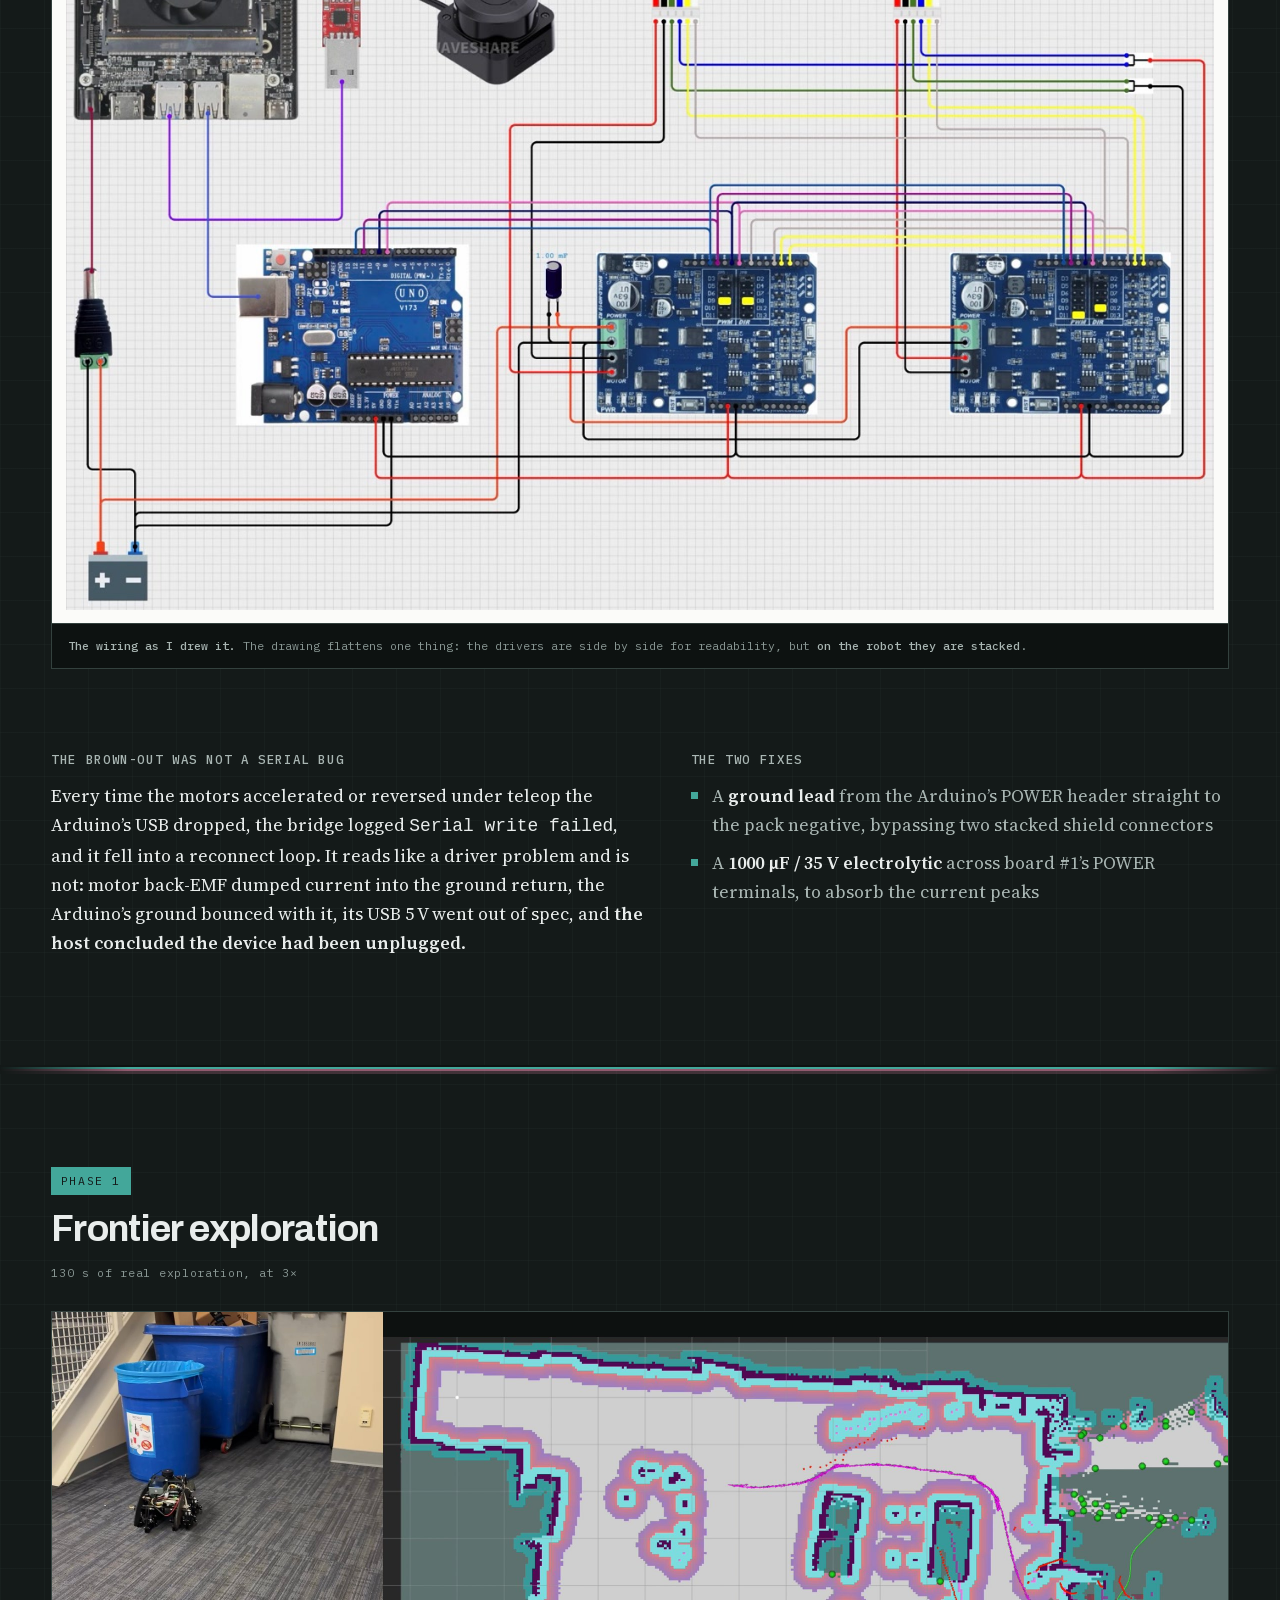
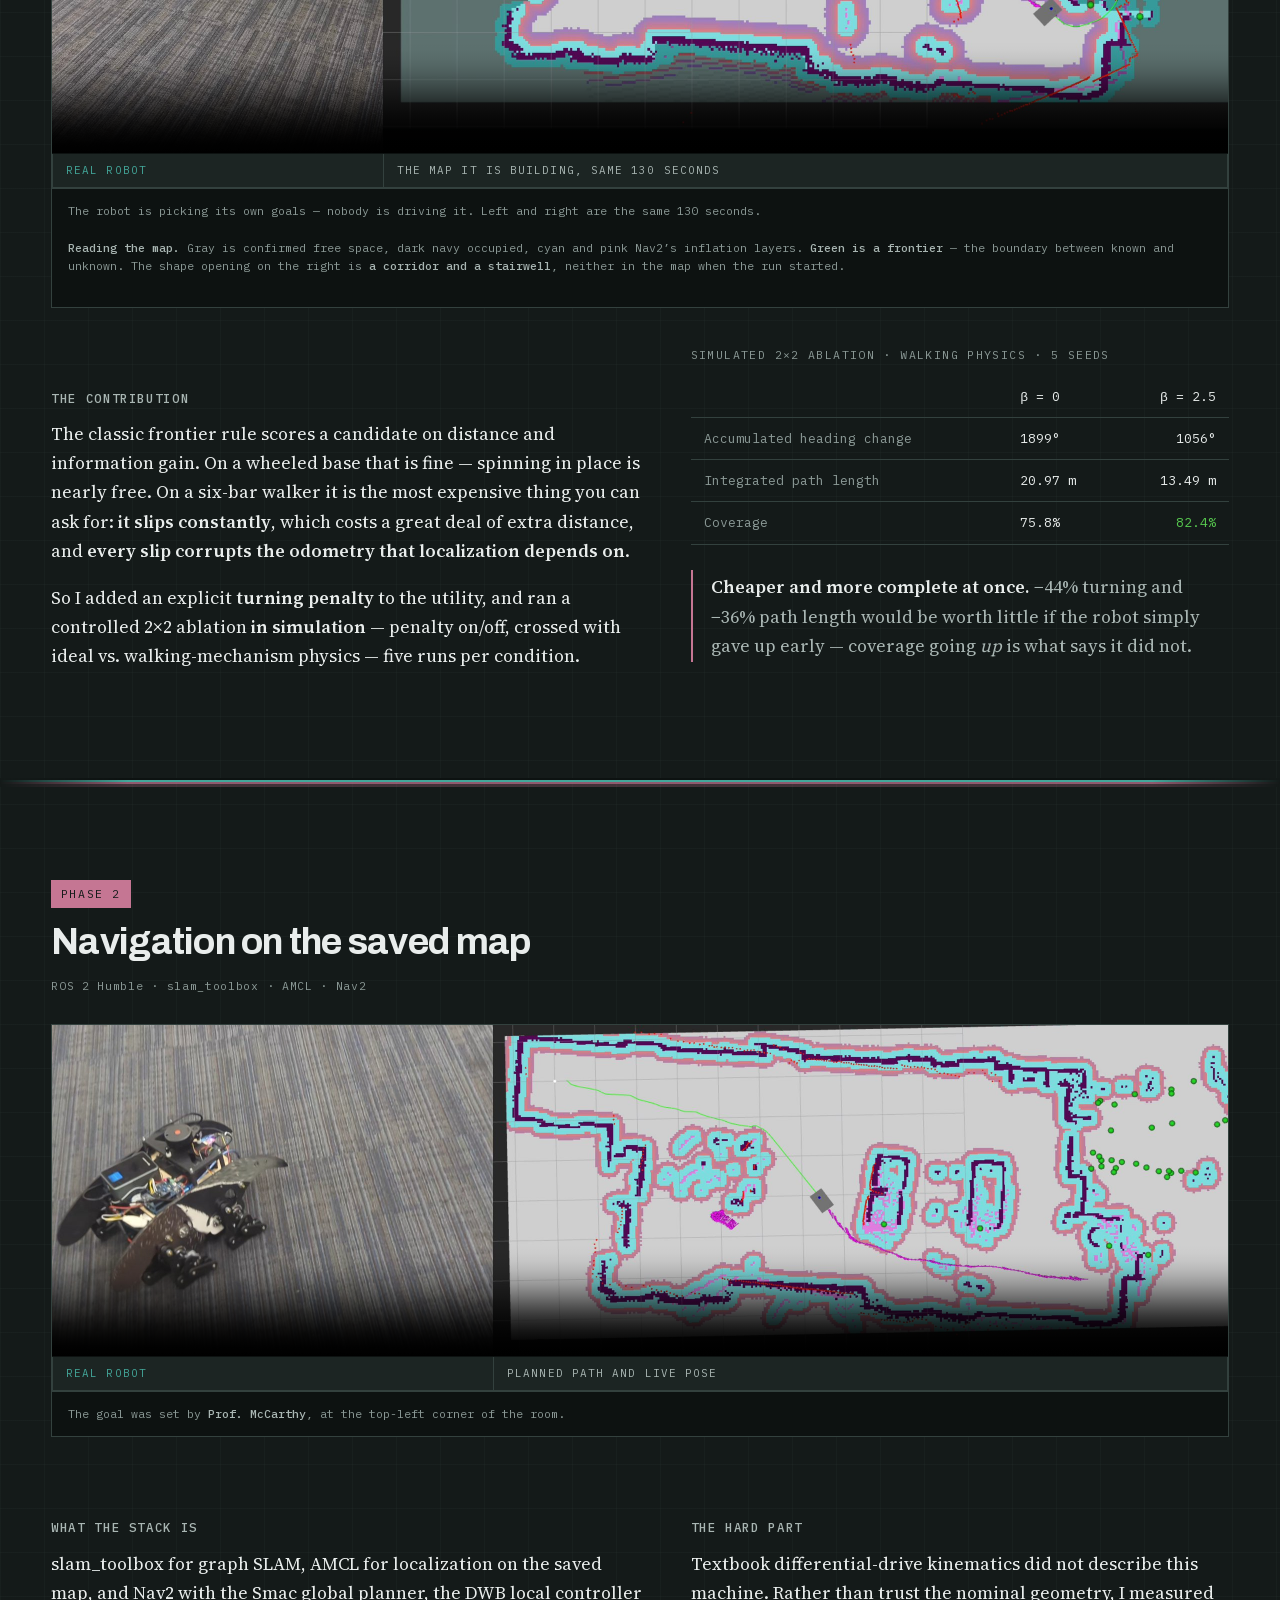
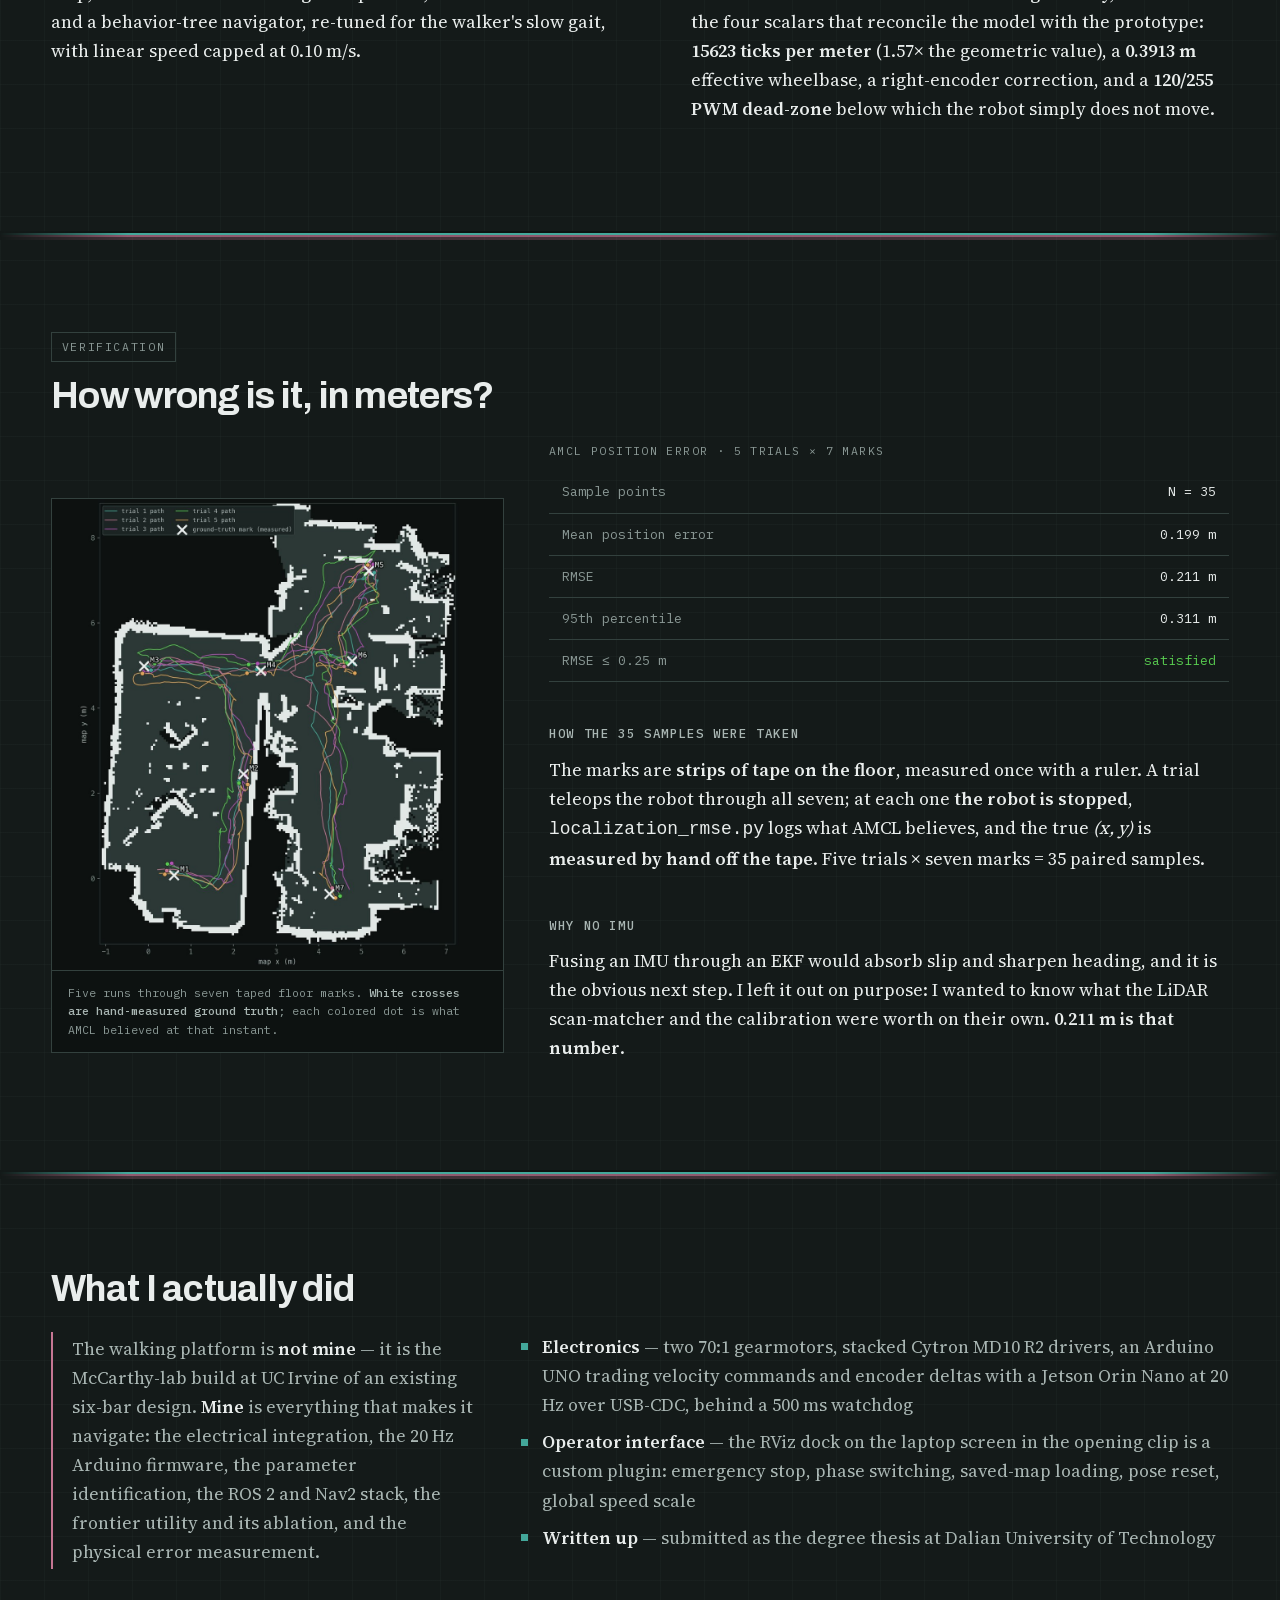
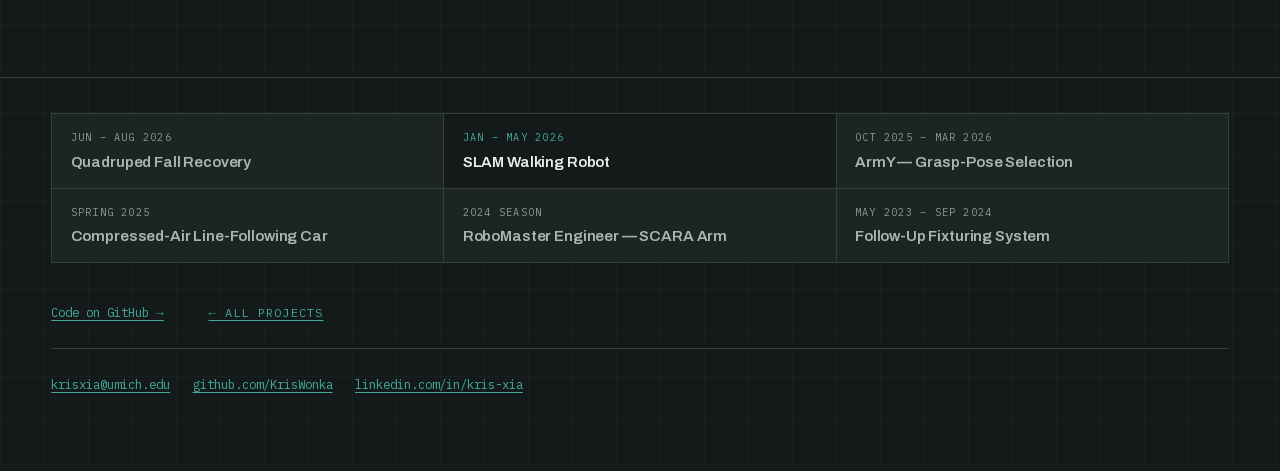
<file: slam.html>
<!doctype html>
<html lang="en">
<head>
<meta charset="utf-8">
<meta name="viewport" content="width=device-width, initial-scale=1">
<title>SLAM Walking Robot — Tian (Kris) Xia</title>
<meta name="description" content="A two-actuator six-bar walking robot that maps and navigates an indoor lab in ROS 2. 0.211 m AMCL RMSE without an IMU.">
<link rel="canonical" href="https://krisxia.com/slam.html">
<link rel="icon" href="favicon.ico" sizes="16x16 32x32 48x48">
<meta name="theme-color" content="#141a19">
<meta property="og:type" content="article">
<meta property="og:site_name" content="Tian (Kris) Xia">
<meta property="og:title" content="SLAM Walking Robot — Tian (Kris) Xia">
<meta property="og:description" content="A two-actuator six-bar walking robot that maps and navigates an indoor lab in ROS 2. 0.211 m AMCL RMSE without an IMU.">
<meta property="og:url" content="https://krisxia.com/slam.html">
<meta property="og:image" content="https://krisxia.com/assets/og/slam.jpg?v=1788221884">
<meta property="og:image:width" content="1200">
<meta property="og:image:height" content="630">
<meta name="twitter:card" content="summary_large_image">
<meta name="twitter:title" content="SLAM Walking Robot — Tian (Kris) Xia">
<meta name="twitter:description" content="A two-actuator six-bar walking robot that maps and navigates an indoor lab in ROS 2. 0.211 m AMCL RMSE without an IMU.">
<meta name="twitter:image" content="https://krisxia.com/assets/og/slam.jpg?v=1788221884">
<link rel="preload" href="assets/fonts/archivo-600-800-latin.woff2?v=1788221884" as="font" type="font/woff2" crossorigin>
<link rel="preload" href="assets/fonts/source-serif-4-400-600-latin.woff2?v=1788221884" as="font" type="font/woff2" crossorigin>
<link rel="stylesheet" href="style.css?v=1788221890">
</head>
<body>
<a class="skip" href="#main">Skip to content</a>
<nav class="sitenav" aria-label="Projects"><div class="wrap">
  <a href="index.html" class="home">All projects</a>
  <a href="quadruped.html">Quadruped</a>
  <a href="slam.html" aria-current="page">SLAM</a>
  <a href="army.html">ArmY</a>
  <a href="linefollower.html">Air car</a>
  <a href="robomaster.html">RoboMaster</a>
  <a href="fixture.html">Fixture</a>
</div></nav>

<header class="hero">
  <div class="wrap">
    <p class="eyebrow"><b>Undergraduate thesis</b> · Dalian University of Technology · carried out at UC Irvine · Jan–May 2026</p>

    <div class="hero-grid">
      <div>
        <h1>SLAM Walking Robot</h1>
        <p class="lede">
          Off-the-shelf navigation stacks assume wheels. This chassis walks: it has a large startup
          dead-zone, it lurches with every gait cycle, and <b>its odometry is unreliable because a
          walking robot's feet slip on the floor</b>. I built a full 2-D LiDAR SLAM and Nav2 stack on
          it, and — accounting for that slip — added a frontier rule that prices in what turning costs
          a walking machine, then measured how wrong the result actually was.
        </p>
      </div>
      <figure class="hero-fig uncropped">
        <video preload="none" src="assets/slam/hero_robot.mp4?v=1788221884" poster="assets/slam/hero_poster.jpg?v=1788221888" width="600" height="800"
               muted loop playsinline controls
               aria-label="The full run in one continuous handheld shot, played at double speed: the six-bar walking robot crossing a lab floor while the laptop in the same frame shows the occupancy map filling in room by room."></video>
      </figure>
    </div>

    <dl class="specs">
      <div><dt>Localization RMSE</dt><dd>0.211 m<small>on the robot · spec ≤ 0.25 m · N = 35 · no IMU</small></dd></div>
      <div><dt>Accumulated heading change</dt><dd>−44%<small>simulated ablation · 1899° → 1056°</small></dd></div>
      <div><dt>Path length</dt><dd>−36%<small>simulated ablation · 20.97 → 13.49 m</small></dd></div>
    </dl>
  </div>
</header>

<main id="main">

<hr class="inflation">

<section>
  <div class="wrap">
    <div class="phase-head">
      <span class="phase-tag plain">Platform</span>
      <h2>Two motor drivers, stacked</h2>
    </div>

    <div class="split" style="align-items:center;--cols:1fr 1fr">
      <figure style="margin:0">
        <img src="assets/slam/deck.jpg?v=1788221884" width="1200" height="660" loading="lazy"
             alt="Close view of the robot's electronics deck: the LiDAR on its mast at the back, the Jetson enclosure on the left, and a stack of boards in the middle held down over the chassis plate.">
        <figcaption>
          The deck as built &mdash; LiDAR on its platform, Jetson at the left, and the driver stack
          in the middle.
        </figcaption>
      </figure>
      <div class="narrow">
        <h3>Why the first board had to go</h3>
        <p>
          The chassis originally drove its two gearmotors through an L298N &mdash; a bipolar
          Darlington bridge that drops about 2.5&nbsp;V across its own outputs, so on a 12&nbsp;V rail
          the motor sees roughly 9.5&nbsp;V and the rest leaves as heat, rated <strong>2&nbsp;A per
          channel continuous</strong>. Two 37D gearmotors driving a six-bar walking linkage — and the
          <b>friction of that linkage throws up current spikes constantly</b> — do not sit comfortably
          under that number. It failed in the lab on stall current.
        </p>
      </div>
    </div>

    <figure class="paper" style="margin-top:2.4rem">
      <img src="assets/slam/wiring.jpg?v=1788221884" width="1354" height="900" loading="lazy"
           alt="Wiring diagram: the Jetson, a USB-to-TTL adapter and the LD19 LiDAR at the left, the Arduino UNO in the middle, two Cytron SHIELD-MD10 R2 boards to its right with yellow jumper caps marked on their PWM and DIR selector blocks, two encoder gearmotors above, a 1000 microfarad electrolytic on the first driver's power terminals, and the battery at bottom left.">
      <figcaption>
        <b>The wiring as I drew it.</b> The drawing flattens one thing: the drivers are side by side
        for readability, but <b>on the robot they are stacked</b>.
      </figcaption>
    </figure>

    <div class="split" style="margin-top:2.4rem">
      <div class="narrow">
        <h3>The brown-out was not a serial bug</h3>
        <p>
          Every time the motors accelerated or reversed under teleop the Arduino&rsquo;s USB dropped,
          the bridge logged <code>Serial write failed</code>, and it fell into a reconnect loop. It
          reads like a driver problem and is not: motor back-EMF dumped current into the ground
          return, the Arduino&rsquo;s ground bounced with it, its USB 5&nbsp;V went out of spec, and
          <strong>the host concluded the device had been unplugged</strong>.
        </p>
      </div>
      <div class="narrow">
        <h3>The two fixes</h3>
        <ul class="plain">
          <li>A <strong>ground lead</strong> from the Arduino&rsquo;s POWER header straight to the
            pack negative, bypassing two stacked shield connectors</li>
          <li>A <strong>1000&nbsp;&micro;F / 35&nbsp;V electrolytic</strong> across
            board&nbsp;#1&rsquo;s POWER terminals, to absorb the current peaks</li>
        </ul>
      </div>
    </div>
  </div>
</section>

<hr class="inflation">

<section>
  <div class="wrap">
    <div class="phase-head">
      <span class="phase-tag">Phase 1</span>
      <h2>Frontier exploration</h2>
      <span class="phase-sub">130 s of real exploration, at 3×</span>
    </div>

    <figure>
      <video preload="none" src="assets/slam/explore_sidebyside.mp4?v=1788221884" poster="assets/slam/explore_poster.jpg?v=1788221888" width="1920" height="720" playsinline controls
             aria-label="Left: the robot working its way through an office, past bookshelves and a stairwell. Right: the occupancy grid filling in those same rooms."></video>
      <p class="panel-key p1"><span>Real robot</span><span>The map it is building, same 130 seconds</span></p>
      <figcaption>
        <p>
          The robot is picking its own goals — nobody is driving it. Left and right are the same
          130 seconds.
        </p>
        <p>
          <b>Reading the map.</b> Gray is confirmed free space, dark navy occupied, cyan and pink
          Nav2&rsquo;s inflation layers. <b>Green is a frontier</b> — the boundary between known and
          unknown. The shape opening on the right is <b>a corridor and a stairwell</b>, neither in the
          map when the run started.
        </p>
      </figcaption>
    </figure>

    <div class="split" style="margin-top:2.4rem">
      <div class="narrow">
        <h3>The contribution</h3>
        <p>
          The classic frontier rule scores a candidate on distance and information gain. On a
          wheeled base that is fine — spinning in place is nearly free. On a six-bar walker it is the
          most expensive thing you can ask for: <b>it slips constantly</b>, which costs a great deal
          of extra distance, and <b>every slip corrupts the odometry that localization depends on</b>.
        </p>
        <p>
          So I added an explicit <strong>turning penalty</strong> to the utility, and ran a controlled
          2×2 ablation <strong>in simulation</strong> — penalty on/off, crossed with ideal vs.
          walking-mechanism physics — five runs per condition.
        </p>
      </div>

      <div>
        <table>
          <caption>Simulated 2×2 ablation · walking physics · 5 seeds</caption>
          <tbody>
            <tr><th></th><td>β = 0</td><td>β = 2.5</td></tr>
            <tr><th>Accumulated heading change</th><td>1899°</td><td>1056°</td></tr>
            <tr><th>Integrated path length</th><td>20.97 m</td><td>13.49 m</td></tr>
            <tr class="pass"><th>Coverage</th><td>75.8%</td><td>82.4%</td></tr>
          </tbody>
        </table>
        <p class="scope" style="margin-top:1.6rem">
          <b>Cheaper and more complete at once.</b> −44% turning and −36% path length would be
          worth little if the robot simply gave up early — coverage going <em>up</em> is what says
          it did not.
        </p>
      </div>
    </div>
  </div>
</section>

<hr class="inflation">

<section>
  <div class="wrap">
    <div class="phase-head">
      <span class="phase-tag alt">Phase 2</span>
      <h2>Navigation on the saved map</h2>
      <span class="phase-sub">ROS 2 Humble · slam_toolbox · AMCL · Nav2</span>
    </div>

    <figure>
      <video preload="none" src="assets/slam/nav_sidebyside.mp4?v=1788221884" poster="assets/slam/nav_poster.jpg?v=1788221888" width="1280" height="360" playsinline controls
             aria-label="Sixty seconds of the robot walking across the lab beside the matching RViz view."></video>
      <p class="panel-key"><span>Real robot</span><span>Planned path and live pose</span></p>
      <figcaption>
        The goal was set by <b>Prof. McCarthy</b>, at the top-left corner of the room.
      </figcaption>
    </figure>

    <div class="split" style="margin-top:2.4rem">
      <div class="narrow">
        <h3>What the stack is</h3>
        <p>
          slam_toolbox for graph SLAM, AMCL for localization on the saved map, and Nav2 with the
          Smac global planner, the DWB local controller and a behavior-tree navigator, re-tuned for
          the walker's slow gait, with linear speed capped at 0.10 m/s.
        </p>
      </div>
      <div class="narrow">
        <h3>The hard part</h3>
        <p>
          Textbook differential-drive kinematics did not describe this machine. Rather than trust
          the nominal geometry, I measured the four scalars that reconcile the model with the
          prototype: <strong>15623 ticks per meter</strong> (1.57× the geometric value), a
          <strong>0.3913 m</strong> effective wheelbase, a right-encoder correction, and a
          <strong>120/255 PWM dead-zone</strong> below which the robot simply does not move.
        </p>
      </div>
    </div>
  </div>
</section>

<hr class="inflation">

<section>
  <div class="wrap">
    <div class="phase-head">
      <span class="phase-tag plain">Verification</span>
      <h2>How wrong is it, in meters?</h2>
    </div>

    <div class="split" style="align-items:center;--cols:.8fr 1.2fr">
      <figure>
        <img src="assets/slam/amcl_rmse.jpg?v=1788221884" width="1100" height="1148" loading="lazy"
             alt="Five trial trajectories overlaid on the occupancy grid, with seven hand-measured floor marks M1 to M7 shown as white crosses and the AMCL position estimates at each.">
        <figcaption>
          Five runs through seven taped floor marks. <b>White crosses are hand-measured ground
          truth</b>; each colored dot is what AMCL believed at that instant.
        </figcaption>
      </figure>

      <div>
        <table>
          <caption>AMCL position error · 5 trials × 7 marks</caption>
          <tbody>
            <tr><th scope="row">Sample points</th><td>N = 35</td></tr>
            <tr><th scope="row">Mean position error</th><td>0.199 m</td></tr>
            <tr><th scope="row">RMSE</th><td>0.211 m</td></tr>
            <tr><th scope="row">95th percentile</th><td>0.311 m</td></tr>
            <tr class="pass"><th scope="row">RMSE ≤ 0.25 m</th><td>satisfied</td></tr>
          </tbody>
        </table>

        <h3>How the 35 samples were taken</h3>
        <p>
          The marks are <b>strips of tape on the floor</b>, measured once with a ruler. A trial teleops the robot
          through all seven; at each one <strong>the robot is stopped</strong>,
          <code>localization_rmse.py</code> logs what AMCL believes, and the true
          <i>(x,&nbsp;y)</i> is <strong>measured by hand off the tape</strong>. Five
          trials &times; seven marks = 35 paired samples.
        </p>

        <h3>Why no IMU</h3>
        <p>
          Fusing an IMU through an EKF would absorb slip and sharpen heading, and it is the obvious
          next step. I left it out on purpose: I wanted to know what the LiDAR scan-matcher and the
          calibration were worth on their own. <strong>0.211 m is that number</strong>.
        </p>
      </div>
    </div>
  </div>
</section>

<hr class="inflation">

<section>
  <div class="wrap">
      <h2>What I actually did</h2>
      <div class="split" style="--cols:.75fr 1.25fr;margin-top:1.4rem">
        <div>
        <p class="scope">
      The walking platform is <b>not mine</b> — it is the McCarthy-lab build at UC Irvine of an
      existing six-bar design. <b>Mine</b> is everything that makes it navigate: the electrical
      integration, the 20 Hz Arduino firmware, the parameter identification, the ROS 2 and Nav2
      stack, the frontier utility and its ablation, and the physical error measurement.
    </p>
        </div>
        <div>
        <ul class="plain">
      <li><b>Electronics</b> — two 70:1 gearmotors, stacked Cytron MD10 R2 drivers, an Arduino UNO trading velocity commands and encoder deltas with a Jetson Orin Nano at 20 Hz over USB-CDC, behind a 500 ms watchdog</li>
      <li><b>Operator interface</b> — the RViz dock on the laptop screen in the opening clip is a custom plugin: emergency stop, phase switching, saved-map loading, pose reset, global speed scale</li>
      <li><b>Written up</b> — submitted as the degree thesis at Dalian University of Technology</li>
    </ul>
        </div>
      </div>
    </div>
</section>

</main>

<footer>
  <div class="wrap">
      <nav class="footnav" aria-label="All projects">
        <a href="quadruped.html"><span class="fn-when">Jun – Aug 2026</span><span class="fn-title">Quadruped Fall Recovery</span></a>
        <span class="here" aria-current="page"><span class="fn-when">Jan – May 2026</span><span class="fn-title">SLAM Walking Robot</span></span>
        <a href="army.html"><span class="fn-when">Oct 2025 – Mar 2026</span><span class="fn-title">ArmY — Grasp-Pose Selection</span></a>
        <a href="linefollower.html"><span class="fn-when">Spring 2025</span><span class="fn-title">Compressed-Air Line-Following Car</span></a>
        <a href="robomaster.html"><span class="fn-when">2024 season</span><span class="fn-title">RoboMaster Engineer — SCARA Arm</span></a>
        <a href="fixture.html"><span class="fn-when">May 2023 – Sep 2024</span><span class="fn-title">Follow-Up Fixturing System</span></a>
      </nav>
      <div class="footer-end">
        <a href="https://github.com/KrisWonka/slam-walker">Code on GitHub →</a>
        <a href="index.html" class="back">← All projects</a>
      </div>
      <p class="footer-contact">
      <a href="mailto:krisxia@umich.edu">krisxia@umich.edu</a>
      <a href="https://github.com/KrisWonka">github.com/KrisWonka</a>
      <a href="https://www.linkedin.com/in/kris-xia">linkedin.com/in/kris-xia</a>
    </p>

  </div>
</footer>

<script>
// 一页里自动播放的视频一多，浏览器就会拒绝其中一部分。改成滚到视野里才播、
// 离开就暂停：既绕开这个限制，也省掉看不见的解码开销。
(function () {
  var vids = [].slice.call(document.querySelectorAll('video[autoplay]'));
  if (!vids.length) return;
  var reduce = window.matchMedia && window.matchMedia('(prefers-reduced-motion: reduce)').matches;
  vids.forEach(function (v) { v.removeAttribute('autoplay'); v.pause(); });
  if (reduce) { vids.forEach(function (v) { v.setAttribute('controls', ''); }); return; }
  if (!('IntersectionObserver' in window)) { vids.forEach(function (v) { v.play().catch(function(){}); }); return; }
  var io = new IntersectionObserver(function (entries) {
    entries.forEach(function (e) {
      if (e.isIntersecting) { e.target.play().catch(function () { e.target.setAttribute('controls', ''); }); }
      else { e.target.pause(); }
    });
  }, { rootMargin: '200px 0px', threshold: 0.15 });
  vids.forEach(function (v) { io.observe(v); });
})();
</script>
</body>
</html>
</file>
<file: style.css>
/* ============================================================
   Palette sampled from the project's own RViz costmap frames.
   The sampled values below are the RViz originals; the tokens in
   :root are the darkened variants actually shipped, so the two
   deliberately differ. Shipped values are the ones in :root.
     sampled   unknown #607771  free #d0d0d0  inflation #43a79a
               ring #c57693     path #500051  frontier #43b63c
   ============================================================ */
/* ============================================================
   Self-hosted fonts. Previously these came from Google Fonts,
   which cost two extra domains, two DNS lookups and two TLS
   handshakes on a serial chain — and is unreachable from
   mainland China, where part of this work was done.
   Files live in assets/fonts/. Archivo and Source Serif 4 are
   variable fonts: one file covers the whole weight range.
   ============================================================ */
/* Archivo 600 800 — latin (variable) */
@font-face {
  font-family: 'Archivo';
  font-style: normal;
  font-weight: 600 800;
  font-display: swap;
  src: url('assets/fonts/archivo-600-800-latin.woff2') format('woff2');
  unicode-range: U+0000-00FF, U+0131, U+0152-0153, U+02BB-02BC, U+02C6, U+02DA, U+02DC, U+0304, U+0308, U+0329, U+2000-206F, U+20AC, U+2122, U+2191, U+2193, U+2212, U+2215, U+FEFF, U+FFFD;
}

/* Archivo 600 800 — latin-ext (variable) */
@font-face {
  font-family: 'Archivo';
  font-style: normal;
  font-weight: 600 800;
  font-display: swap;
  src: url('assets/fonts/archivo-600-800-latin-ext.woff2') format('woff2');
  unicode-range: U+0100-02BA, U+02BD-02C5, U+02C7-02CC, U+02CE-02D7, U+02DD-02FF, U+0304, U+0308, U+0329, U+1D00-1DBF, U+1E00-1E9F, U+1EF2-1EFF, U+2020, U+20A0-20AB, U+20AD-20C0, U+2113, U+2C60-2C7F, U+A720-A7FF;
}

/* IBM Plex Mono 500 — latin */
@font-face {
  font-family: 'IBM Plex Mono';
  font-style: normal;
  font-weight: 500;
  font-display: swap;
  src: url('assets/fonts/ibm-plex-mono-500-latin.woff2') format('woff2');
  unicode-range: U+0000-00FF, U+0131, U+0152-0153, U+02BB-02BC, U+02C6, U+02DA, U+02DC, U+0304, U+0308, U+0329, U+2000-206F, U+20AC, U+2122, U+2191, U+2193, U+2212, U+2215, U+FEFF, U+FFFD;
}

/* IBM Plex Mono 400 — latin */
@font-face {
  font-family: 'IBM Plex Mono';
  font-style: normal;
  font-weight: 400;
  font-display: swap;
  src: url('assets/fonts/ibm-plex-mono-400-latin.woff2') format('woff2');
  unicode-range: U+0000-00FF, U+0131, U+0152-0153, U+02BB-02BC, U+02C6, U+02DA, U+02DC, U+0304, U+0308, U+0329, U+2000-206F, U+20AC, U+2122, U+2191, U+2193, U+2212, U+2215, U+FEFF, U+FFFD;
}

/* IBM Plex Mono 500 — latin-ext */
@font-face {
  font-family: 'IBM Plex Mono';
  font-style: normal;
  font-weight: 500;
  font-display: swap;
  src: url('assets/fonts/ibm-plex-mono-500-latin-ext.woff2') format('woff2');
  unicode-range: U+0100-02BA, U+02BD-02C5, U+02C7-02CC, U+02CE-02D7, U+02DD-02FF, U+0304, U+0308, U+0329, U+1D00-1DBF, U+1E00-1E9F, U+1EF2-1EFF, U+2020, U+20A0-20AB, U+20AD-20C0, U+2113, U+2C60-2C7F, U+A720-A7FF;
}

/* IBM Plex Mono 400 — latin-ext */
@font-face {
  font-family: 'IBM Plex Mono';
  font-style: normal;
  font-weight: 400;
  font-display: swap;
  src: url('assets/fonts/ibm-plex-mono-400-latin-ext.woff2') format('woff2');
  unicode-range: U+0100-02BA, U+02BD-02C5, U+02C7-02CC, U+02CE-02D7, U+02DD-02FF, U+0304, U+0308, U+0329, U+1D00-1DBF, U+1E00-1E9F, U+1EF2-1EFF, U+2020, U+20A0-20AB, U+20AD-20C0, U+2113, U+2C60-2C7F, U+A720-A7FF;
}

/* Source Serif 4 400 600 — latin (variable) */
@font-face {
  font-family: 'Source Serif 4';
  font-style: normal;
  font-weight: 400 600;
  font-display: swap;
  src: url('assets/fonts/source-serif-4-400-600-latin.woff2') format('woff2');
  unicode-range: U+0000-00FF, U+0131, U+0152-0153, U+02BB-02BC, U+02C6, U+02DA, U+02DC, U+0304, U+0308, U+0329, U+2000-206F, U+20AC, U+2122, U+2191, U+2193, U+2212, U+2215, U+FEFF, U+FFFD;
}

/* Source Serif 4 400 600 — latin-ext (variable) */
@font-face {
  font-family: 'Source Serif 4';
  font-style: normal;
  font-weight: 400 600;
  font-display: swap;
  src: url('assets/fonts/source-serif-4-400-600-latin-ext.woff2') format('woff2');
  unicode-range: U+0100-02BA, U+02BD-02C5, U+02C7-02CC, U+02CE-02D7, U+02DD-02FF, U+0304, U+0308, U+0329, U+1D00-1DBF, U+1E00-1E9F, U+1EF2-1EFF, U+2020, U+20A0-20AB, U+20AD-20C0, U+2113, U+2C60-2C7F, U+A720-A7FF;
}

:root{
  --unknown:      #141a19;
  --void:         #0d1211;   /* 图/视频底衬，比页底更深一档 */
  --unknown-2:    #1c2523;
  --surface:      #232e2c;
  --line:         #33413e;
  --free:         #e9edec;
  --free-dim:     #a9b6b3;
  --free-faint:   #8a9895;
  --inflation:    #43a79a;
  --ring:         #c57693;
  --path:         #b452b8;
  --frontier:     #57c94f;

  --measure: 68ch;
  --gap: clamp(3.5rem, 7vw, 7rem);

  --display: "Archivo", system-ui, sans-serif;
  --body: "Source Serif 4", Georgia, serif;
  --mono: "IBM Plex Mono", ui-monospace, monospace;
}

*,*::before,*::after{ box-sizing:border-box; }
html{ -webkit-text-size-adjust:100%; }
body{
  margin:0;
  background:var(--unknown);
  color:var(--free);
  font-family:var(--body);
  font-size:clamp(1rem,0.96rem + 0.2vw,1.125rem);
  line-height:1.62;
  /* the occupancy grid, barely there */
  background-image:
    linear-gradient(rgba(96,119,113,.055) 1px, transparent 1px),
    linear-gradient(90deg, rgba(96,119,113,.055) 1px, transparent 1px);
  background-size:44px 44px;
}
img,video{ max-width:100%; height:auto; display:block; }

a{ color:var(--inflation); text-underline-offset:.22em; text-decoration-thickness:1px; }
a:hover{ color:var(--free); }
:focus-visible{ outline:2px solid var(--inflation); outline-offset:3px; }

.wrap{ width:min(1180px, 92vw); margin-inline:auto; }
.narrow{ max-width:var(--measure); }

/* ---------- type ---------- */
.eyebrow{
  font-family:var(--mono);
  font-size:.72rem; letter-spacing:.16em; text-transform:uppercase;
  color:var(--free-faint); margin:0 0 1.1rem;
}
.eyebrow b{ color:var(--inflation); font-weight:500; }

h1{
  font-family:var(--display); font-weight:800;
  font-size:clamp(2.1rem, 1.2rem + 3.6vw, 4.15rem);
  line-height:1.02; letter-spacing:-.028em;
  margin:0 0 1.5rem; max-width:20ch;
}
h1 em{ font-style:normal; color:var(--ring); }

h2{
  font-family:var(--display); font-weight:700;
  font-size:clamp(1.5rem,1.1rem + 1.5vw,2.3rem);
  line-height:1.1; letter-spacing:-.02em; margin:0 0 .9rem;
}
h3{
  font-family:var(--mono); font-weight:500;
  font-size:.78rem; letter-spacing:.13em; text-transform:uppercase;
  color:var(--free-dim); margin:2.6rem 0 .7rem;
}
p{ margin:0 0 1.15rem; }
.lede{ font-size:1.13em; color:var(--free-dim); max-width:62ch; }
strong{ color:var(--free); font-weight:600; }

/* ---------- signature: a cross-section through the costmap ----------
   occupied core -> inflation -> outer ring -> unknown.
   Same profile the planner sees around every obstacle.            */
.inflation{
  height:9px; margin:var(--gap) 0; border:0; position:relative;
  background:linear-gradient(90deg, var(--unknown) 0%, transparent 12%, transparent 88%, var(--unknown) 100%);
}
.inflation::before{
  content:""; position:absolute; inset:0;
  background:
    linear-gradient(to bottom,
      var(--void) 0 2px,
      var(--inflation) 2px 4px,
      color-mix(in srgb, var(--ring) 70%, transparent) 4px 6px,
      color-mix(in srgb, var(--ring) 26%, transparent) 6px 9px);
  mask-image:linear-gradient(90deg, transparent, #000 10%, #000 90%, transparent);
}

/* ---------- hero ---------- */
header.hero{ padding:clamp(3.5rem,8vw,7rem) 0 0; }
.hero-grid{ display:grid; gap:clamp(1.8rem,4vw,3.2rem); grid-template-columns:1fr; align-items:start; }
@media (min-width:920px){ .hero-grid{ grid-template-columns:1fr 360px; } }
@media (min-width:1100px){ .hero-grid{ grid-template-columns:1fr 460px; } }
/* "RoboMaster Engineer" is 685px set at the capped headline size and the column
   is 669px, so that title cannot hold the phrase on one line. This page gives
   30px back from its hero figure and lets the headline use the whole column.
   Below 1283px the wrap is viewport-bound and no width buys it, so it wraps. */
@media (min-width:1283px){
  .hero-grid.wide-title{ grid-template-columns:1fr 430px; }
  .hero-grid.wide-title h1{ max-width:none; }
  .hero-grid.wide-title h1 .keep{ white-space:nowrap; }
}
/* the hero video is portrait and taller than the headline block; centring the
   text against it turns one big hole under the lede into even margins */
@media (min-width:920px){ .hero-grid{ align-items:center; } }
.hero-fig{ margin:0; }
/* Three of the five hero clips are portrait and two are landscape, which made
   the opening of each page a different height. One box for all of them. */
.hero-fig video, .hero-fig img{
  width:100%; display:block; aspect-ratio:4/3; object-fit:cover; background:var(--void);
}
/* One hero clip is portrait for a reason — the robot and the map it is building
   are in the same frame — so it is fitted into the box instead of cropped. */
.hero-fig.uncropped video, .hero-fig.uncropped img{ object-fit:contain; }
.hero-media{
  margin-top:2.4rem; border:1px solid var(--line); background:var(--void);
}
.hero-media video{ width:100%; }
/* panel labels sit under the video, each over the panel it names */
.panel-key{
  display:grid; grid-template-columns:var(--split, 37.5% 1fr); gap:1px;
  margin:1px 0 0; background:var(--line); border:1px solid var(--line); border-top:0;
  font-family:var(--mono); font-size:.68rem; letter-spacing:.1em; text-transform:uppercase;
}
.panel-key span{ background:var(--unknown-2); color:var(--free-dim); padding:.5rem .8rem; }
.panel-key span:first-child{ color:var(--inflation); }
.panel-key.p1{ --split: 28.1% 1fr; }

/* ---------- spec strip ---------- */
.specs{
  display:grid; gap:1px; margin-top:2.4rem;
  grid-template-columns:repeat(auto-fit,minmax(min(200px,100%),1fr));
  background:var(--line); border:1px solid var(--line); border-top:0;
}
.specs div{ background:var(--unknown-2); padding:1.15rem 1.25rem; }
.specs dt{
  font-family:var(--mono); font-size:.68rem; letter-spacing:.12em;
  text-transform:uppercase; color:var(--free-faint); margin:0 0 .45rem;
}
.specs dd{
  margin:0; font-family:var(--display); font-weight:700;
  font-size:clamp(1.35rem,1.1rem + .8vw,1.85rem); letter-spacing:-.02em;
  color:var(--free);
}
.specs dd small{
  display:block; font-family:var(--body); font-weight:400; font-size:.78rem;
  letter-spacing:0; color:var(--free-faint); margin-top:.3rem;
}

/* One number, not four. The tile keeps the strip's own type and proportions —
   it is the same tile every other page carries, there is just one of it — and
   shrinks to its content instead of stretching one cell across the page. */
.specs.solo{ grid-template-columns:minmax(0,max-content); width:max-content; max-width:100%; }

/* ---------- phase sections ---------- */
section{ padding:0; }
/* tag sits on its own line so every heading starts at the text margin,
   whatever the tag's length */
.phase-head{ margin-bottom:1.6rem; }
.phase-tag{
  display:inline-block; margin-bottom:.85rem;
  font-family:var(--mono); font-size:.72rem; letter-spacing:.14em; text-transform:uppercase;
  color:var(--unknown); background:var(--inflation); padding:.3rem .6rem; white-space:nowrap;
}
.phase-tag.alt{ background:var(--ring); }
.phase-tag.plain{ background:transparent; color:var(--free-faint); border:1px solid var(--line); }
.phase-sub{ display:block; margin-top:.5rem;
  font-family:var(--mono); font-size:.72rem; color:var(--free-faint); letter-spacing:.06em; }

figure{ margin:1.8rem 0 0; border:1px solid var(--line); background:var(--void); }
figcaption{
  font-family:var(--mono); font-size:.72rem; line-height:1.6; color:var(--free-faint);
  padding:.8rem 1rem; border-top:1px solid var(--line);
}
figcaption b{ color:var(--free-dim); font-weight:500; }

.split{ display:grid; gap:clamp(1.6rem,3.5vw,3rem); grid-template-columns:1fr; align-items:start; }
@media (min-width:900px){ .split{ grid-template-columns:var(--cols, 1.05fr .95fr); } }


/* ---------- two-panel comparison: identical shape, captions bottom-aligned ---------- */
.compare{ display:grid; gap:clamp(1rem,2vw,1.6rem); grid-template-columns:1fr; margin-top:1.8rem; }
@media (min-width:820px){ .compare{ grid-template-columns:1fr 1fr; } }
.compare figure{ margin:0; display:flex; flex-direction:column; height:100%; }
.compare figure video{ width:100%; aspect-ratio:4/3; object-fit:cover; background:var(--void); }
.compare figcaption{ flex:1 1 auto; }
.surface{ font-family:var(--mono); font-size:.68rem; letter-spacing:.12em; text-transform:uppercase;
  color:var(--inflation); display:block; margin-bottom:.35rem; }
.surface.warm{ color:var(--ring); }


/* ---------- three-up gallery: identical shape, captions bottom-aligned ---------- */
.gallery{ display:grid; gap:clamp(1rem,2vw,1.5rem); grid-template-columns:1fr; margin-top:1.8rem; }
@media (min-width:700px){ .gallery{ grid-template-columns:repeat(2,1fr); } }
@media (min-width:1000px){ .gallery{ grid-template-columns:repeat(3,1fr); } }
.gallery figure{ margin:0; display:flex; flex-direction:column; height:100%; }
.gallery figure video{ width:100%; aspect-ratio:4/3; object-fit:cover; background:var(--void); }
.gallery figcaption{ flex:1 1 auto; }

/* ---------- data table ---------- */
table{ border-collapse:collapse; width:100%; font-family:var(--mono); font-size:.82rem; }
caption{
  text-align:left; font-family:var(--mono); font-size:.72rem; letter-spacing:.12em;
  text-transform:uppercase; color:var(--free-faint); padding-bottom:.7rem;
}
th,td{ text-align:left; padding:.62rem .8rem; border-bottom:1px solid var(--line); }
th{ color:var(--free-faint); font-weight:400; }
td:last-child{ text-align:right; color:var(--free); }
tr.pass td:last-child{ color:var(--frontier); }

/* ---------- comparison / log tables ---------- */
/* These carry sentences, not numbers, so they drop the mono face the
   short-value tables use. Under 640px each row becomes a stacked card and
   the column headings move into the cells via data-h. */
.dtab{ margin-top:1.7rem; }
.dtab table{ font-family:var(--body); font-size:.9rem; }
.dtab th{ font-family:var(--mono); font-size:.66rem; letter-spacing:.09em; text-transform:uppercase; }
.dtab thead th{ color:var(--free-faint); font-weight:400; }
.dtab th[scope="row"]{ color:var(--free); vertical-align:top; padding-left:0; }
.dtab td, .dtab td:last-child{ vertical-align:top; text-align:left; color:var(--free-dim); }
.dtab td:last-child{ color:var(--free); }
.dtab td b{ color:var(--free); font-weight:600; }
.dtab tr.win th[scope="row"]{ color:var(--inflation); }
.dtab tr.bad th[scope="row"]{ color:var(--ring); }
@media (min-width:641px){
  /* fixed layout so the two content columns stay the same width and the
     before/after pairs line up down the table */
  .dtab table{ table-layout:fixed; }
  /* fixed layout takes its widths from the first row, so they go on thead */
  .dtab thead th:first-child{ width:19%; }
  .dtab thead th:nth-child(2), .dtab thead th:nth-child(3){ width:40.5%; }
  /* five-column variant: the tuning log carries numbers as well as prose */
  .dtab.five table{ font-size:.85rem; }
  .dtab.five thead th:nth-child(1){ width:7%; }
  .dtab.five thead th:nth-child(2){ width:23%; }
  .dtab.five thead th:nth-child(3){ width:26%; }
  .dtab.five thead th:nth-child(4){ width:21%; }
  .dtab.five thead th:nth-child(5){ width:23%; }
  .dtab.five td:nth-child(4){ color:var(--free); }
  .dtab.five td:last-child{ color:var(--free-dim); }
}
@media (max-width:640px){
  .dtab thead{ display:none; }
  .dtab tr{ display:block; border-bottom:1px solid var(--line); padding:.9rem 0; }
  .dtab th[scope="row"], .dtab td{ display:block; border:0; padding:0; white-space:normal; }
  .dtab th[scope="row"]{ padding-bottom:.5rem; }
  .dtab td + td{ margin-top:.4rem; }
  .dtab td::before{
    content:attr(data-h) "  "; color:var(--free-faint);
    font-family:var(--mono); font-size:.64rem; letter-spacing:.09em; text-transform:uppercase;
  }
}

/* ---------- displayed formula ---------- */
.eq{
  font-family:var(--mono); font-size:.9rem; line-height:1.9; color:var(--free);
  background:var(--unknown-2); border-left:2px solid var(--inflation);
  padding:.9rem 1.1rem; margin:1.2rem 0; overflow-x:auto;
}
.eq small{
  display:block; font-family:var(--body); font-size:.8rem; line-height:1.55;
  color:var(--free-faint); margin-top:.65rem;
}

/* ---------- scope note ---------- */
.scope{
  border-left:2px solid var(--ring); padding:.15rem 0 .15rem 1.15rem;
  color:var(--free-dim);
}
.scope b{ color:var(--free); }

ul.plain{ list-style:none; padding:0; margin:0 0 1.15rem; }
ul.plain li{ padding-left:1.3rem; position:relative; margin-bottom:.55rem; color:var(--free-dim); }
ul.plain li::before{
  content:""; position:absolute; left:0; top:.62em;
  width:7px; height:7px; background:var(--inflation);
}
ul.plain li b{ color:var(--free); font-weight:600; }

/* ---------- footer ---------- */
footer{
  margin-top:var(--gap); border-top:1px solid var(--line);
  padding:2.2rem 0 3.5rem; font-family:var(--mono); font-size:.78rem; color:var(--free-faint);
}
footer a{ margin-right:1.4rem; display:inline-block; }
.back{ font-family:var(--mono); font-size:.75rem; letter-spacing:.1em; text-transform:uppercase; }

@media (prefers-reduced-motion:reduce){
  *{ animation:none !important; transition:none !important; scroll-behavior:auto !important; }
}

/* provenance note: distinguishes simulated results from on-robot measurements */
.sim-note{
  font-family:var(--mono); font-size:.72rem; letter-spacing:.06em;
  text-transform:uppercase; color:var(--free-faint);
  margin:0 0 .9rem; padding-left:.7rem; border-left:2px solid var(--path);
}

/* ============================================================
   HOME PAGE ONLY  (index.html)
   No new colours, no new typefaces — everything below is
   composed from the tokens already defined at the top.
   ============================================================ */

.home-contact{
  display:flex; flex-wrap:wrap; gap:.35rem 1.6rem;
  margin-top:2.2rem; padding-top:1.5rem; border-top:1px solid var(--line);
  font-family:var(--mono); font-size:.78rem; letter-spacing:.02em;
}
/* padding, not margin: it grows the tap target itself.
   Lighthouse wants >= 24x24 px with clear spacing between neighbours. */
.home-contact a{ color:var(--free-dim); padding:.45rem 0; display:inline-block; }
.home-contact a:hover{ color:var(--inflation); }

/* ---------- the work list ----------
   Each entry carries the one number that was measured, and the
   thing it was measured against. Reverse chronological: the dates
   are the structure because the progression is real information. */
.work-list{ list-style:none; padding:0; margin:0; }

.work-item{ border-top:1px solid var(--line); }
.work-item:last-child{ border-bottom:1px solid var(--line); }

/* the whole row is the link, so the target is large and obvious */
.work-item > a{
  display:grid; position:relative;
  grid-template-columns:1fr;
  gap:1.3rem clamp(1.5rem,3vw,3rem);
  padding:2.1rem 1.25rem 2.1rem 1.6rem;
  color:inherit; text-decoration:none;
  transition:background-color .18s ease;
}
/* signature: the costmap inflation profile from .inflation, stood on
   its end. Same stops, same order — occupied core, inflation, ring. */
.work-item > a::before{
  content:""; position:absolute; left:0; top:0; bottom:0; width:9px;
  background:linear-gradient(90deg,
    var(--void)            0 2px,
    var(--inflation)   2px 4px,
    color-mix(in srgb, var(--ring) 70%, transparent) 4px 6px,
    color-mix(in srgb, var(--ring) 26%, transparent) 6px 9px);
  opacity:.35;
  transition:opacity .18s ease;
}
.work-item > a:hover, .work-item > a:focus-visible{ background:var(--unknown-2); }
.work-item > a:hover::before, .work-item > a:focus-visible::before{ opacity:1; }

.work-meta{
  font-family:var(--mono); font-size:.7rem; letter-spacing:.13em;
  text-transform:uppercase; color:var(--free-faint);
  margin:0 0 .7rem;
}
.work-meta b{ color:var(--free-dim); font-weight:400; }

/* NOTE: .work-title is an <h3>. The global h3 rule sets mono/uppercase/
   small, so every one of those properties has to be reset here or the
   title inherits them. text-transform is the easy one to forget. */
.work-title{
  font-family:var(--display); font-weight:700;
  font-size:clamp(1.35rem,1.05rem + 1.1vw,1.95rem);
  line-height:1.15; letter-spacing:-.02em; text-transform:none;
  margin:0 0 .55rem; color:var(--free);
  display:flex; align-items:baseline; gap:.65rem;
}
.work-title .arrow{
  font-family:var(--mono); font-size:1.05rem; font-weight:400;
  color:var(--free-dim); transition:transform .18s ease, color .18s ease;
}
.work-item > a:hover .arrow, .work-item > a:focus-visible .arrow{
  color:var(--inflation); transform:translateX(.4rem);
}

/* the project's own thesis sentence, in its own words */
.work-claim{ margin:0; color:var(--free-dim); max-width:56ch; }

/* the measurement, and what it was measured against */
.work-metric{
  margin:0; align-self:stretch;
  font-family:var(--mono); font-size:.74rem; line-height:1.6;
  color:var(--free-faint);
  padding-top:1.35rem; border-top:1px solid var(--line);
}
@media (min-width:900px){
  .work-metric{ padding-top:0; border-top:0; border-left:1px solid var(--line); padding-left:clamp(1.2rem,2vw,1.8rem); }
}
.work-metric dt{
  font-family:var(--display); font-weight:700; letter-spacing:-.02em;
  font-size:clamp(1.5rem,1.15rem + 1vw,2rem); line-height:1.05;
  color:var(--free); margin-bottom:.6rem;
}
.work-metric dd{ margin:0; }
.work-metric dd b{ color:var(--free-dim); font-weight:400; }

/* ---- site-wide a11y fix (applies to every page, not just the home page) ----
   Footer links measured 20 px tall — under the 24 px minimum tap target that
   WCAG 2.2 / Lighthouse ask for. Padding grows the hit area without moving
   anything on screen. Flagged here because this rule is NOT home-page-scoped. */
footer a{ padding:.4rem 0; }

/* ---------- figure plate: two natural-aspect figures side by side ----------
   The captions used to stretch (flex:1 1 auto + height:100%) so both bottoms
   lined up. That only reads well when the two images are close to the same
   aspect; when they are not, the shorter figure grows a tall empty caption —
   a dark slab under the picture. Each figure now takes its own height and the
   grid aligns them at the top instead. */
.plate{ display:grid; gap:clamp(1rem,2vw,1.5rem); grid-template-columns:1fr;
        margin-top:1.8rem; align-items:start; }
@media (min-width:760px){ .plate{ grid-template-columns:1fr 1fr; } }
.plate figure{ margin:0; }
.plate img{ width:100%; }
/* figures lifted straight out of the paper keep their own white ground */
.paper img{ background:#fbfbf9; padding:.85rem; }

/* ---------- home hero: the lab's own occupancy grid ----------
   assets/hero-map.svg is generated by plots/gen_hero_map.py from the real
   auto_map.pgm the six-bar robot produced, with the five AMCL runs traced
   over it. The SVG is inlined into index.html; the draw-on animation
   and its prefers-reduced-motion guard live in this stylesheet, below. */
.home-grid{ display:grid; gap:clamp(2rem,4vw,3.4rem); grid-template-columns:1fr; align-items:center; }
@media (min-width:960px){ .home-grid{ grid-template-columns:1fr minmax(300px,400px); } }

.home-map{ margin:0; position:relative; }
.home-map img{ width:100%; height:auto; display:block; }
.home-map figcaption{
  font-family:var(--mono); font-size:.68rem; line-height:1.6;
  letter-spacing:.06em; color:var(--free-faint);
  padding:.75rem 0 0; border:0; border-top:1px solid var(--line); margin-top:.9rem;
}
.home-map figcaption b{ color:var(--inflation); font-weight:400; }

/* ---------- work row thumbnails ---------- */
.work-thumb{ margin:0; border:1px solid var(--line); background:var(--void); overflow:hidden; }
.work-thumb img{
  width:100%; aspect-ratio:4/3; object-fit:cover; display:block;
  filter:saturate(.92); transition:filter .18s ease, transform .3s ease;
}
.work-item > a:hover .work-thumb img,
.work-item > a:focus-visible .work-thumb img{ filter:saturate(1.05); transform:scale(1.03); }


/* 轨迹依次画出来 —— 一次性入场，不循环。dasharray 的数值就是各条 path 的
   实际长度（由 plots/gen_hero_map.py 算出并硬编码在下面），所以线不会出现
   接缝。reduced-motion 下直接呈现终态。 */
.map-svg{ width:100%; height:auto; display:block; }
.map-svg path{ stroke-dashoffset:0; }
.map-svg .t1{ stroke-dasharray:269; stroke-dashoffset:269; animation:trace 2.6s cubic-bezier(.22,.61,.36,1) .15s forwards; }
.map-svg .t2{ stroke-dasharray:295; stroke-dashoffset:295; animation:trace 2.6s cubic-bezier(.22,.61,.36,1) .43s forwards; }
.map-svg .t3{ stroke-dasharray:293; stroke-dashoffset:293; animation:trace 2.6s cubic-bezier(.22,.61,.36,1) .71s forwards; }
.map-svg .t4{ stroke-dasharray:296; stroke-dashoffset:296; animation:trace 2.6s cubic-bezier(.22,.61,.36,1) .99s forwards; }
.map-svg .t5{ stroke-dasharray:295; stroke-dashoffset:295; animation:trace 2.6s cubic-bezier(.22,.61,.36,1) 1.27s forwards; }
@keyframes trace{ to{ stroke-dashoffset:0; } }
@media (prefers-reduced-motion:reduce){
  .map-svg .t1,.map-svg .t2,.map-svg .t3,.map-svg .t4,.map-svg .t5{
    animation:none; stroke-dashoffset:0;
  }
}

/* ---------- work row layout, three steps ----------
   < 900px   everything stacked
   900-1080  two columns: [thumb + prose] | [measurement]
   >= 1080   three columns: thumb | prose | measurement
   The 3-up needs real width; forcing it at 900 squeezed the title to two
   lines and left the prose column at ~380px. :has() picks out the rows
   that actually carry a thumbnail (Baseline since Dec 2023). */
@media (min-width:900px){
  .work-item > a{ grid-template-columns:1fr minmax(230px,290px); grid-template-rows:auto auto auto 1fr; }
  .work-item > a > .work-thumb { grid-column:1; grid-row:1; max-width:260px; }
  .work-item > a > .work-meta  { grid-column:1; grid-row:2; }
  .work-item > a > .work-title { grid-column:1; grid-row:3; }
  .work-item > a > .work-claim { grid-column:1; grid-row:4; }
  .work-item > a > .work-metric{ grid-column:2; grid-row:1 / -1; }
  /* rows with no thumbnail: prose starts at row 1, nothing left hanging */
  .work-item > a:not(:has(.work-thumb)) > .work-meta { grid-row:1; }
  .work-item > a:not(:has(.work-thumb)) > .work-title{ grid-row:2; }
  .work-item > a:not(:has(.work-thumb)) > .work-claim{ grid-row:3; }
}
@media (min-width:1080px){
  .work-item > a:has(.work-thumb){
    grid-template-columns:minmax(150px,200px) 1fr minmax(230px,290px);
    grid-template-rows:auto auto 1fr;
  }
  .work-item > a:has(.work-thumb) > .work-thumb { grid-column:1; grid-row:1 / -1; max-width:none; align-self:start; }
  .work-item > a:has(.work-thumb) > .work-meta  { grid-column:2; grid-row:1; }
  .work-item > a:has(.work-thumb) > .work-title { grid-column:2; grid-row:2; }
  .work-item > a:has(.work-thumb) > .work-claim { grid-column:2; grid-row:3; }
  .work-item > a:has(.work-thumb) > .work-metric{ grid-column:3; grid-row:1 / -1; }
}

/* ============================================================
   SITE NAVIGATION  (added 2026-08-29)
   Before this, a project page had exactly one internal link —
   "← All projects" at the very bottom — and carried no contact
   detail at all. A recruiter or professor deep-links straight
   into a project page from a CV or an email; they never arrive
   through the home page. So every page now carries the whole
   set, and the contact line is reachable from anywhere.
   No JavaScript: it is a flex row of links that wraps.
   ============================================================ */

/* keyboard users land here first; invisible until focused */
.skip{
  position:absolute; left:-9999px; top:0; z-index:100;
  font-family:var(--mono); font-size:.78rem;
  background:var(--inflation); color:var(--unknown);
  padding:.65rem 1rem; text-decoration:none;
}
.skip:focus{ left:0; }

.sitenav{
  border-bottom:1px solid var(--line);
  font-family:var(--mono); font-size:.72rem; letter-spacing:.1em;
}
.sitenav .wrap{
  display:flex; flex-wrap:wrap; align-items:baseline;
  gap:.2rem 1.35rem; padding:.95rem 0;
}
.sitenav a{
  color:var(--free-faint); text-decoration:none;
  padding:.35rem 0;                      /* >=24px tap target */
  border-bottom:1px solid transparent;
}
.sitenav a:hover{ color:var(--free); }
.sitenav a[aria-current="page"]{ color:var(--free); border-bottom-color:var(--inflation); }
.sitenav .home{ color:var(--free-dim); margin-right:auto; }
.sitenav .home:hover{ color:var(--inflation); }

/* contact row in the footer of every page */
.footer-contact{
  display:flex; flex-wrap:wrap; gap:.2rem 1.4rem;
  margin-top:1.2rem; padding-top:1.2rem; border-top:1px solid var(--line);
}
footer .footer-contact a{ margin-right:0; padding:.4rem 0; }

/* 视觉上隐藏但留给屏幕阅读器 —— 表格角落单元格需要一个名字，
   但画在页面上会显得多余。 */
.visually-hidden{
  position:absolute; width:1px; height:1px; margin:-1px; padding:0;
  overflow:hidden; clip:rect(0 0 0 0); white-space:nowrap; border:0;
}

/* 页脚级的小字备注（代码是否公开、素材来源等）。
   之前这条在四个页面里是同一段内联 style，现在收成一个类。 */
.note{
  color:var(--free-faint); font-family:var(--mono);
  font-size:.78rem; line-height:1.7; margin-top:1.6rem;
}

/* .split 的列宽可按需覆盖 —— 两侧内容长短差得多时，
   给长的一侧更多宽度，两列高度才拉得平。
   用法：<div class="split" style="--cols:.8fr 1.2fr"> */

/* 窄图独占一行时，让说明文字挪到图旁边，而不是让右半边空着。
   语义不变 —— figcaption 仍在 figure 里，只是网格换了位置。 */
@media (min-width:900px){
  figure.fig-side{ display:grid; grid-template-columns:var(--fig, 1fr 1fr); align-items:start; }
  figure.fig-side img, figure.fig-side video{ width:100%; }
  figure.fig-side figcaption{
    border-top:0; border-left:1px solid var(--line);
    padding:1rem 1.1rem; align-self:stretch;
  }
}




/* ============================================================
   FOOTER PROJECT NAV  (added 2026-08-30)
   顶部那排是紧凑的定位条；页尾这排是「读完了，接下来看什么」，
   所以带上项目名和时间，让人直接挑，而不是先退回首页。
   当前页保留在列表里但不可点，位置感才不会丢。
   ============================================================ */
.footnav{
  display:grid; gap:1px;
  /* six projects: at most three per row, so the grid always closes in full rows (3 + 3) */
  grid-template-columns:repeat(auto-fit, minmax(max(min(180px,100%), calc((100% - 2px) / 3 - 1px)), 1fr));
  background:var(--line); border:1px solid var(--line);
  margin-bottom:2rem;
}
.footnav a, .footnav span.here{
  display:block; background:var(--unknown-2);
  padding:1rem 1.15rem; text-decoration:none; margin:0;
  transition:background-color .18s ease;
}
.footnav a:hover{ background:var(--surface); }
.footnav .fn-when{
  display:block; font-family:var(--mono); font-size:.64rem;
  letter-spacing:.12em; text-transform:uppercase; color:var(--free-faint);
  margin-bottom:.4rem;
}
.footnav .fn-title{
  display:block; font-family:var(--display); font-weight:600;
  font-size:.94rem; line-height:1.25; letter-spacing:-.01em; color:var(--free-dim);
}
.footnav a:hover .fn-title{ color:var(--free); }
.footnav span.here .fn-title{ color:var(--free); }
.footnav span.here{ background:var(--unknown); cursor:default; }
.footnav span.here .fn-when{ color:var(--inflation); }

.footer-end{ display:flex; flex-wrap:wrap; align-items:baseline; gap:.2rem 1.4rem; }
.footer-end .back{ margin-right:0; }

/* The three-band figure is the reference for everything the prose beside it
   describes (y1, y2, the green span), and that prose is more than twice as
   tall. Pin the figure so it stays next to whichever paragraph is being read
   instead of scrolling away and leaving a column of empty space. */
@media (min-width:900px){
  .stick-col{ align-self:stretch; }
  .stick{ position:sticky; top:2rem; }
}
</file>
